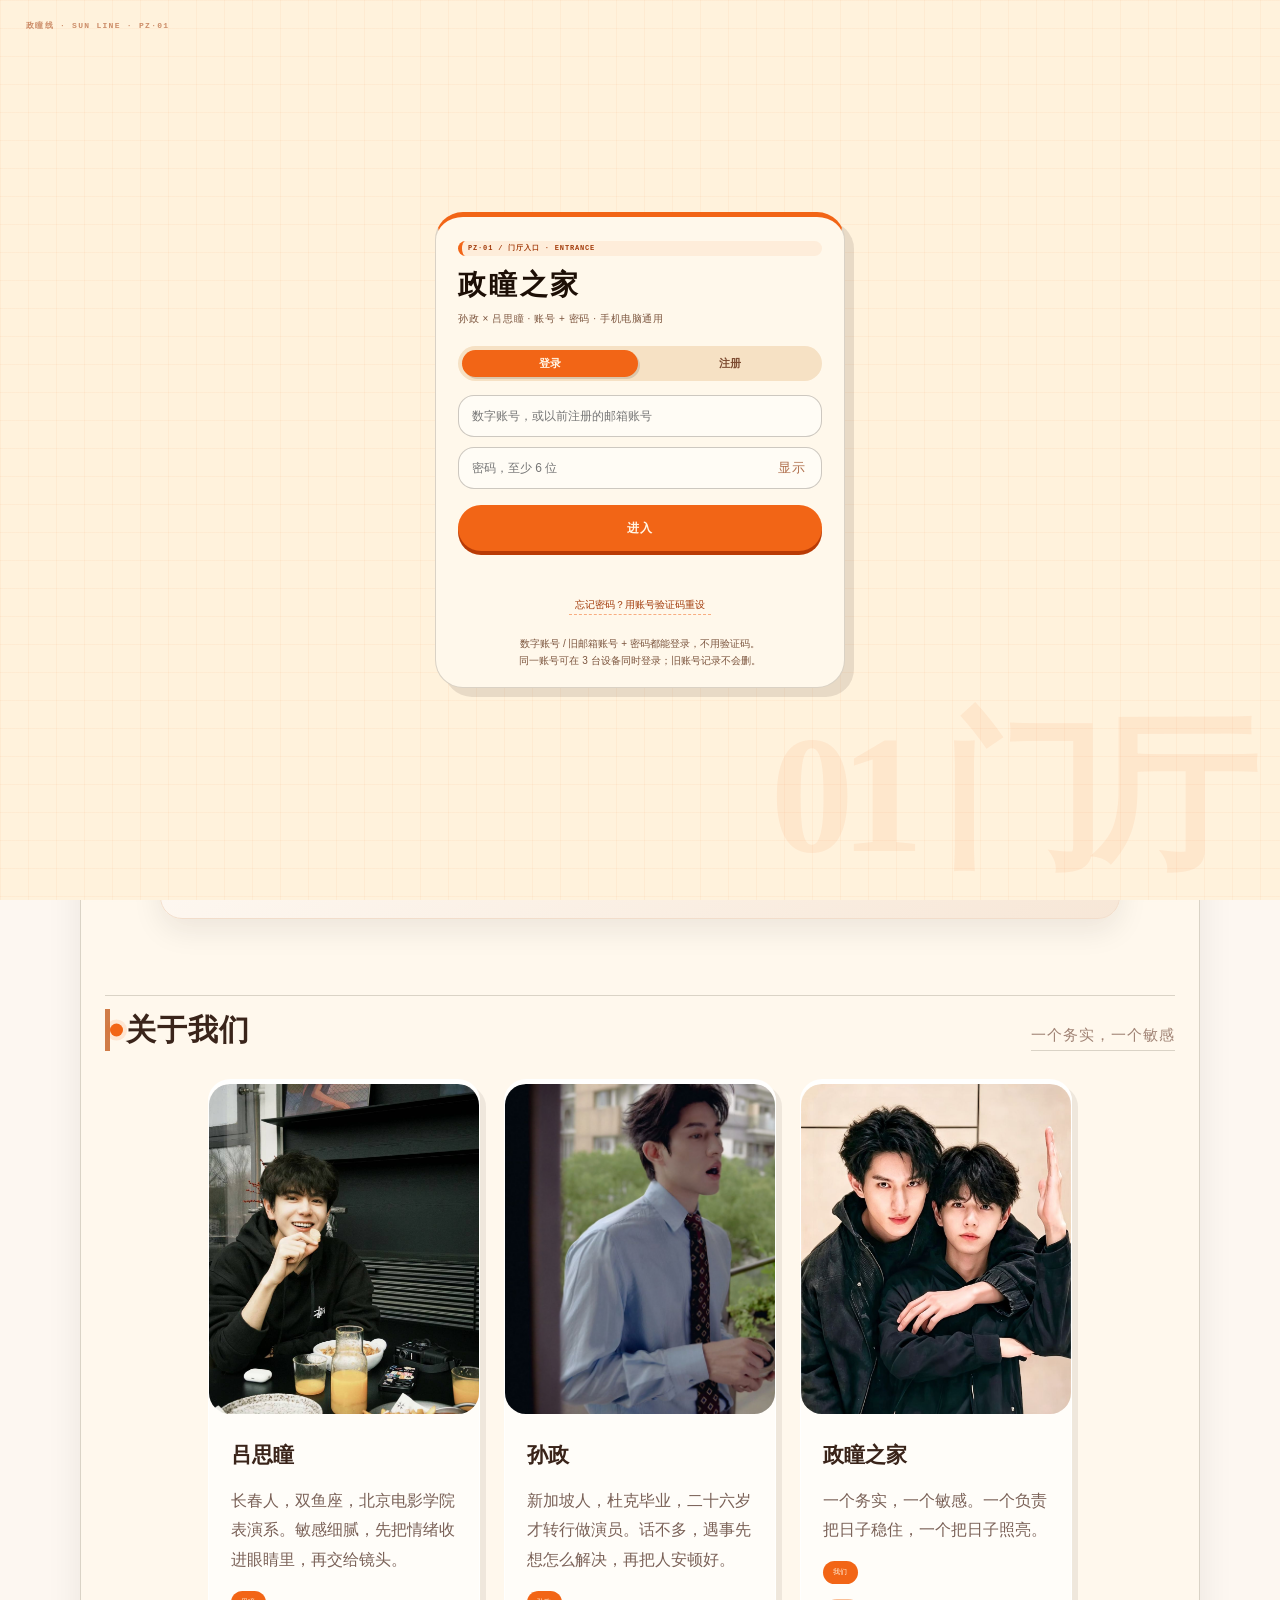
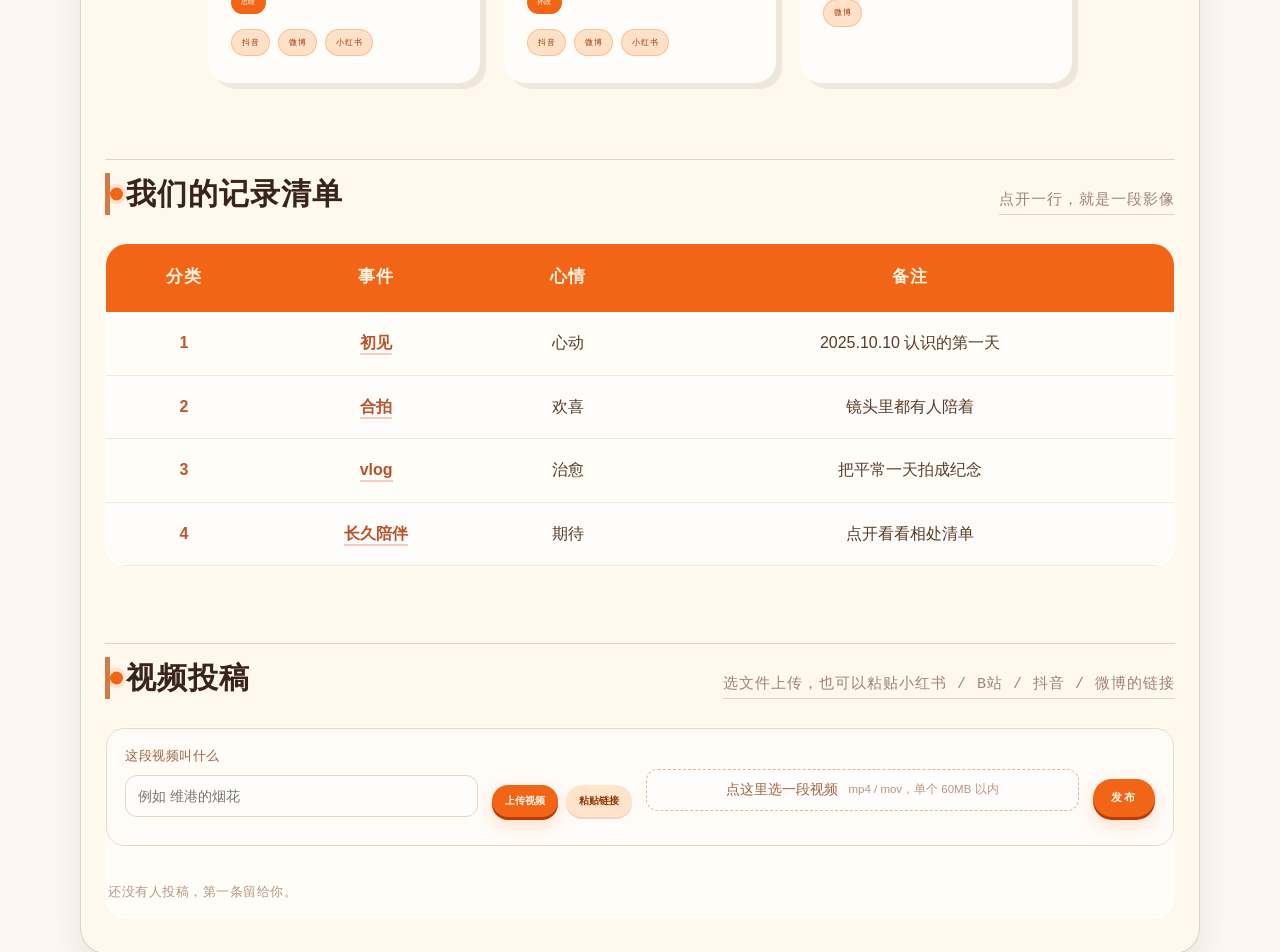
<file: index.html>
<!DOCTYPE html>
<html lang="zh-CN">
<head>
<meta charset="UTF-8">
<link rel="preconnect" href="https://yzzktnkfprpystxbhnln.supabase.co" crossorigin>
<link rel="preload" as="image" href="img/feature-banner13.jpg.jpg" fetchpriority="high">
<!-- 主题样式内联，打开页面不会再出现未上样式的一瞬 -->
<style id="pz-theme-inline">
:root{
  --pz-sun:#F26516;
  --pz-hot:#FF8A3D;
  --pz-cream:#FFF2DC;
  --pz-paper:#F9E7CB;
  --pz-ink:#1D0F06;
  --pz-muted:#7C553E;
  --pz-line:rgba(29,15,6,.16);
  --pz-mono:"SFMono-Regular",Menlo,Consolas,monospace;
  --pz-serif:"Noto Serif CJK SC","Noto Serif SC","Songti SC","STSong",Georgia,serif;
}
html{scroll-behavior:smooth;}
body{
  background-color:var(--pz-cream);
  background-image:
    linear-gradient(rgba(242,101,22,.045) 1px,transparent 1px),
    linear-gradient(90deg,rgba(242,101,22,.045) 1px,transparent 1px);
  background-size:30px 30px;
  color:var(--pz-ink);
}
::selection{background:var(--pz-sun);color:#fff8ec;}
a{color:#B6450D;}
img{image-rendering:auto;}

/* ============ 站点总导航 ============ */
.site-header{display:none!important;}
.metro-header{
  position:sticky;top:0;z-index:200;
  background:rgba(255,242,220,.95);
  backdrop-filter:blur(16px);
  -webkit-backdrop-filter:blur(16px);
  border-bottom:1px solid var(--pz-line);
  box-shadow:0 8px 24px rgba(83,43,19,.08);
}
.mh-top{
  max-width:1360px;margin:0 auto;
  padding:9px 24px 5px;
  display:flex;align-items:center;justify-content:space-between;gap:18px;
}
.mh-brand{display:flex;align-items:center;gap:9px;text-decoration:none;color:var(--pz-ink);min-width:0;}
.mh-seal{
  width:34px;height:34px;border-radius:50%;background:var(--pz-sun);color:#FFF6E5;
  display:grid;place-items:center;flex:none;
  font:700 17px/1 var(--pz-serif);
  box-shadow:0 3px 0 #B93B05,0 0 0 3px rgba(242,101,22,.12);
}
.mh-title b{display:block;font:700 16px/1.1 var(--pz-serif);letter-spacing:.02em;}
.mh-title small{display:block;font:600 6px/1.3 var(--pz-mono);letter-spacing:.2em;color:var(--pz-muted);margin-top:3px;}
.mh-status{
  display:flex;align-items:center;gap:7px;margin-left:auto;
  font:500 7px/1.3 var(--pz-mono);letter-spacing:.06em;color:var(--pz-muted);
}
.mh-status i{width:7px;height:7px;border-radius:50%;background:var(--pz-sun);box-shadow:0 0 0 3px rgba(242,101,22,.12);animation:pzPulse 1.8s ease-in-out infinite;}
.mh-status b{font-weight:700;color:var(--pz-ink);font-size:8px;}
.mh-actions{display:flex;gap:6px;flex:none;}
.mh-btn{
  height:29px;padding:0 10px;border:1px solid rgba(29,15,6,.22);
  background:rgba(255,249,239,.78);color:var(--pz-ink);
  font:600 7px/1 var(--pz-mono);letter-spacing:.08em;border-radius:2px;cursor:pointer;
  transition:.18s;
}
.mh-btn.solid{background:var(--pz-sun);border-color:var(--pz-sun);color:#FFF6E5;box-shadow:2px 2px 0 rgba(29,15,6,.14);}
.mh-btn:hover{transform:translateY(-1px);border-color:var(--pz-sun);}
.mh-btn:active{transform:translateY(0);}
.mh-line{
  position:relative;max-width:1360px;margin:0 auto;
  padding:0 24px 8px;
  display:grid;grid-template-columns:repeat(6,1fr);
}
.mh-line:before{
  content:"";position:absolute;left:calc(24px + 8.333%);right:calc(24px + 8.333%);top:20px;height:5px;
  background:var(--pz-sun);border-radius:4px;box-shadow:0 0 0 3px rgba(242,101,22,.08);
}
.mh-station{
  position:relative;z-index:2;display:flex;flex-direction:column;align-items:center;gap:3px;
  border:0;background:none;padding:0;cursor:pointer;font-family:inherit;min-width:0;
}
.mh-station .dot{
  width:20px;height:20px;border-radius:50%;border:3px solid var(--pz-sun);
  background:var(--pz-cream);color:var(--pz-sun);
  display:grid;place-items:center;font:700 6px/1 var(--pz-mono);
  transition:.18s;
}
.mh-station .name{font:600 10px/1.2 var(--pz-serif);color:var(--pz-ink);white-space:nowrap;}
.mh-station .en{font:500 5px/1 var(--pz-mono);letter-spacing:.08em;color:var(--pz-muted);white-space:nowrap;}
.mh-station.active .dot{background:var(--pz-sun);color:#FFF6E5;box-shadow:0 0 0 4px rgba(242,101,22,.14),0 0 15px rgba(242,101,22,.28);}
.mh-station.active .name{color:#A63A0A;}
.mh-station:hover .dot{transform:scale(1.08);}
.mh-station .g{
  position:absolute;top:-4px;right:calc(50% - 18px);
  font:700 5px/1 var(--pz-mono);background:#2C0D02;color:#FFD3A8;
  border-radius:2px;padding:2px 3px;letter-spacing:.04em;
}

/* ============ 首页线网板 ============ */
#home .pg-head,#menu .pg-head,#pillow .pg-head,#contact .pg-head{display:none!important;}
.line-board{
  position:relative;width:min(1120px,calc(100% - 32px));
  margin:18px auto 6px;
  background:rgba(255,248,235,.94);
  border:1px solid var(--pz-line);
  box-shadow:8px 8px 0 rgba(29,15,6,.07);
  overflow:hidden;
  z-index:1;
}
.line-board:before{
  content:"";position:absolute;inset:0;pointer-events:none;
  background-image:
    linear-gradient(rgba(242,101,22,.05) 1px,transparent 1px),
    linear-gradient(90deg,rgba(242,101,22,.05) 1px,transparent 1px);
  background-size:22px 22px;
  opacity:.7;
}
.lb-head{
  position:relative;z-index:2;
  display:flex;align-items:center;justify-content:space-between;gap:10px;
  padding:10px 15px 9px;
  border-bottom:1px solid var(--pz-line);
  background:linear-gradient(90deg,rgba(255,248,235,.96),rgba(255,232,201,.9));
}
.lb-brand{display:flex;align-items:center;gap:9px;min-width:0;}
.lb-symbol{
  width:27px;height:27px;background:var(--pz-sun);color:#FFF6E5;
  display:grid;place-items:center;font:700 10px/1 var(--pz-mono);letter-spacing:-.04em;
  border-radius:2px;box-shadow:2px 2px 0 rgba(29,15,6,.14);flex:none;
}
.lb-brand b{display:block;font:700 15px/1.1 var(--pz-serif);letter-spacing:.04em;}
.lb-brand small{display:block;font:500 5.5px/1.3 var(--pz-mono);letter-spacing:.14em;color:var(--pz-muted);margin-top:2px;}
.lb-meta{display:flex;align-items:center;gap:12px;font:500 6px/1.3 var(--pz-mono);letter-spacing:.06em;color:var(--pz-muted);white-space:nowrap;}
.lb-meta span:first-child{display:flex;align-items:center;gap:5px;color:#8B3B12;}
.lb-meta i{width:6px;height:6px;border-radius:50%;background:var(--pz-sun);box-shadow:0 0 0 3px rgba(242,101,22,.1);}
.lb-copy{position:relative;z-index:2;padding:13px 16px 4px;}
.lb-kicker{margin:0 0 5px;font:600 6.5px/1 var(--pz-mono);letter-spacing:.18em;color:var(--pz-sun);}
.lb-copy h2{margin:0;font:700 clamp(30px,4vw,42px)/1.02 var(--pz-serif);letter-spacing:-.06em;color:var(--pz-ink);}
.lb-copy h2 em{font-style:normal;color:var(--pz-sun);}
.lb-copy p{margin:5px 0 0;font:400 10px/1.5 sans-serif;color:#6E4A34;max-width:520px;}
.line-track{position:relative;z-index:2;padding:15px 12px 4px;}
.line-track .track-line{
  position:absolute;left:7.5%;right:7.5%;top:29px;height:7px;background:var(--pz-sun);
  border-radius:5px;box-shadow:0 0 0 3px rgba(242,101,22,.09);
}
.line-track .track-line:after{
  content:"";position:absolute;left:10%;right:10%;top:10px;height:1px;
  background:repeating-linear-gradient(90deg,rgba(29,15,6,.24) 0 1px,transparent 1px 10px);
}
.line-stations{position:relative;z-index:3;display:grid;grid-template-columns:repeat(6,1fr);}
.lb-station{
  display:flex;flex-direction:column;align-items:center;gap:5px;
  border:0;background:none;padding:0;cursor:pointer;font-family:inherit;min-width:0;
}
.lb-node{
  width:30px;height:30px;border-radius:50%;border:3px solid var(--pz-sun);
  background:var(--pz-cream);color:var(--pz-sun);
  display:grid;place-items:center;font:700 8px/1 var(--pz-mono);
  box-shadow:0 0 0 4px rgba(255,248,235,.95);
  transition:.2s;
}
.lb-station .lb-name{font:600 11px/1.15 var(--pz-serif);color:var(--pz-ink);white-space:nowrap;text-align:center;}
.lb-station .lb-name small{display:block;font:500 5px/1.2 var(--pz-mono);letter-spacing:.08em;color:var(--pz-muted);margin-top:2px;}
.lb-station.active .lb-node{background:var(--pz-sun);color:#FFF6E5;box-shadow:0 0 0 4px rgba(242,101,22,.14),0 0 0 8px rgba(242,101,22,.07);}
.lb-station.active .lb-name{color:#A63A0A;}
.lb-station:hover .lb-node{transform:scale(1.06);}
.train{
  position:absolute;z-index:2;top:21px;left:5%;
  width:34px;height:23px;background:#2C0D02;border-radius:4px 9px 9px 4px;
  box-shadow:0 3px 0 rgba(29,15,6,.16),0 0 0 2px var(--pz-sun);
  animation:pzTrain 25s linear infinite alternate;
}
.train:before{content:"";position:absolute;left:6px;top:4px;width:10px;height:7px;background:#FFD3A8;border-radius:2px;box-shadow:0 7px 0 #FFD3A8;}
.train:after{content:"";position:absolute;right:-4px;top:7px;width:8px;height:8px;background:var(--pz-hot);border-radius:50%;box-shadow:0 0 8px var(--pz-hot);}
.branch-bar{
  position:relative;z-index:2;display:flex;align-items:center;gap:9px;
  margin:2px 12px 0;padding:8px 4px 0;border-top:1px solid var(--pz-line);
}
.branch-title{display:flex;align-items:center;gap:5px;flex:none;font:600 6px/1 var(--pz-mono);letter-spacing:.08em;color:#7B3B18;}
.branch-title i{width:14px;height:5px;border-radius:3px;background:var(--pz-sun);}
.branch-list{display:flex;gap:4px;min-width:0;overflow-x:auto;padding-bottom:2px;scrollbar-width:none;}
.branch-list::-webkit-scrollbar{display:none;}
.branch-stop{
  flex:none;display:flex;align-items:center;gap:4px;
  border:1px solid rgba(29,15,6,.14);background:rgba(255,248,235,.6);
  padding:3px 6px;border-radius:2px;font:600 6px/1 var(--pz-mono);color:#5C3C28;cursor:pointer;
}
.branch-stop b{color:var(--pz-sun);font-weight:700;}
.branch-stop.active{background:var(--pz-sun);border-color:var(--pz-sun);color:#FFF5E3;}
.branch-stop.active b{color:#FFE1BE;}
.lb-foot{
  position:relative;z-index:2;display:flex;align-items:center;justify-content:space-between;gap:8px;
  padding:8px 15px 9px;border-top:1px dashed rgba(29,15,6,.22);
  font:500 6px/1.3 var(--pz-mono);letter-spacing:.05em;color:var(--pz-muted);
}
.lb-foot button{
  border:1px solid rgba(29,15,6,.24);background:transparent;color:var(--pz-ink);
  padding:5px 8px;border-radius:2px;font:600 6.5px/1 var(--pz-mono);letter-spacing:.06em;cursor:pointer;
}
.lb-foot button:hover{background:var(--pz-sun);border-color:var(--pz-sun);color:#FFF5E3;}
.lb-next{color:#A23B0B;font-weight:700;}

/* ============ 页面站牌 ============ */
.station-plate{
  position:absolute;top:18px;left:24px;z-index:8;
  display:flex;align-items:center;gap:9px;max-width:calc(100% - 48px);
  background:rgba(255,242,220,.94);backdrop-filter:blur(12px);
  border-left:5px solid var(--pz-sun);
  padding:7px 10px 7px 8px;
  box-shadow:0 8px 24px rgba(0,0,0,.22);
  color:var(--pz-ink);
}
.station-plate.inline{position:relative;top:auto;left:auto;display:inline-flex;margin:0 0 10px;max-width:100%;box-shadow:5px 5px 0 rgba(29,15,6,.07);}
.sp-code{font:700 27px/.9 var(--pz-mono);letter-spacing:-.07em;color:var(--pz-sun);flex:none;}
.sp-txt b{display:block;font:700 12px/1.1 var(--pz-serif);letter-spacing:.04em;}
.sp-txt small{display:block;font:500 5.5px/1.3 var(--pz-mono);letter-spacing:.1em;color:var(--pz-muted);margin-top:2px;}
.sp-next{font:500 6px/1 var(--pz-mono);letter-spacing:.04em;color:#A23B0B;border-left:1px dashed rgba(29,15,6,.22);padding-left:8px;white-space:nowrap;}

/* ============ 主视觉横幅 ============ */
.banner{height:clamp(350px,56vh,570px);border-bottom:4px solid var(--pz-sun);}
.banner-img{filter:saturate(.78) contrast(1.05) brightness(.92);}
.banner::after{
  background:
    linear-gradient(90deg,rgba(15,7,2,.84) 0%,rgba(15,7,2,.48) 48%,rgba(15,7,2,.1) 100%),
    linear-gradient(0deg,rgba(15,7,2,.78) 0%,rgba(15,7,2,.08) 58%);
}
.banner-text{padding-bottom:clamp(26px,4vh,46px);}
.banner-kicker{color:#FFB066;font:600 8px/1.4 var(--pz-mono);letter-spacing:.18em;margin-bottom:8px;}
.banner h1{font:700 clamp(34px,4.6vw,54px)/1.1 var(--pz-serif);letter-spacing:-.04em;margin-bottom:8px;}
.banner-sub{font-size:12px;letter-spacing:.04em;color:#F4D6B8;max-width:620px;line-height:1.6;}
.banner-text .container{max-width:1360px;}
@media(max-width:600px){.banner{height:clamp(280px,42vh,380px);}.station-plate{top:11px;left:14px;padding:6px 8px 6px 7px;}.sp-code{font-size:21px;}.sp-txt b{font-size:10px;}.sp-next{display:none;}.banner h1{font-size:32px;}.banner-sub{font-size:11px;}}

/* ============ 内容版式 ============ */
.container{padding-left:24px;padding-right:24px;}
.pg-head{padding:18px 16px 12px;border-bottom:1px solid var(--pz-line);background:rgba(255,248,235,.66);}
.pg-head h2{font:700 30px/1.2 var(--pz-serif);letter-spacing:.03em;color:var(--pz-ink);}
.pg-head p{color:var(--pz-muted);font-size:11px;letter-spacing:.04em;}
#theater .pg-head{max-width:none;padding:16px 24px 10px;text-align:left;background:transparent;}
#theater .pg-head h2{font-size:24px;}
.gamehall-head .gamehall-kicker{color:var(--pz-sun);font:600 7px/1.2 var(--pz-mono);letter-spacing:.16em;}

.section-head{align-items:flex-start;margin:44px 0 18px;padding-top:13px;border-top:1px solid var(--pz-line);}
.section-title{
  position:relative;font:700 25px/1.25 var(--pz-serif);letter-spacing:.01em;color:var(--pz-ink);
  padding-left:22px;border-left:0;
}
.section-title:before{
  content:"";position:absolute;left:0;top:50%;transform:translateY(-50%);
  width:13px;height:13px;border-radius:50%;background:var(--pz-sun);
  box-shadow:0 0 0 4px rgba(242,101,22,.12);
}
.section-note{font:500 6.5px/1.4 var(--pz-mono);letter-spacing:.05em;color:var(--pz-muted);border-bottom:1px solid var(--pz-line);padding-bottom:3px;}

.card{border-radius:2px;border:1px solid var(--pz-line);border-top:5px solid var(--pz-sun);background:#FFF9EF;box-shadow:6px 6px 0 rgba(29,15,6,.07);}
.card:hover{transform:translate(-2px,-2px);box-shadow:10px 10px 0 rgba(29,15,6,.1);}
.card img{height:300px;}
.card h4{font-family:var(--pz-serif);}
.card .tag{background:var(--pz-sun);color:#FFF4E3;border-radius:2px;font-family:var(--pz-mono);letter-spacing:.06em;}
.card-link{background:rgba(242,101,22,.09);color:#9B3307;border:1px solid rgba(242,101,22,.24);border-radius:2px;}

.days-counter{
  background:linear-gradient(105deg,#1D0F06,#2D1608 62%,#401C07);
  color:#FFE5C5;border-left:7px solid var(--pz-sun);border-radius:2px;
  box-shadow:8px 8px 0 rgba(29,15,6,.1);
}
.days-counter .dc-label{color:#FFAD6D;font-family:var(--pz-mono);letter-spacing:.1em;}
.days-counter .dc-num{font-family:var(--pz-mono);color:#FFF0DA;}
.days-counter .dc-unit{color:var(--pz-hot);}
.days-counter .dc-text{color:#D8AE86;}

.table-box{border:1px solid var(--pz-line);border-radius:2px;background:#FFF9EF;box-shadow:6px 6px 0 rgba(29,15,6,.06);}
.table-box th{background:var(--pz-sun);color:#FFF5E3;font-family:var(--pz-mono);letter-spacing:.08em;}
.table-box td{color:#5B3B27;}
.table-link{color:#A63A0A;border-bottom:1px dashed rgba(166,58,10,.45);}

.album-card{background:#FFF9EF;border:1px solid var(--pz-line);border-radius:2px;box-shadow:5px 5px 0 rgba(29,15,6,.06);}
.album-card .album-date{font-family:var(--pz-mono);color:var(--pz-sun);letter-spacing:.06em;}
.album-card h5{font-family:var(--pz-serif);}
.album-links a{background:rgba(242,101,22,.1);color:#9B3307;border:1px solid rgba(242,101,22,.24);border-radius:2px;}

.form-card,.info-card{background:#FFF9EF;border:1px solid var(--pz-line);border-radius:2px;box-shadow:6px 6px 0 rgba(29,15,6,.06);}
.submit-btn{background:var(--pz-sun);border-radius:2px;box-shadow:3px 3px 0 rgba(29,15,6,.12);}
.submit-btn:hover{background:#D94F09;}

/* ============ 游戏厅 G 支线 ============ */
.game-branch{
  position:relative;z-index:2;margin:0 0 14px;padding:8px 10px 7px;
  border:1px solid rgba(29,15,6,.16);border-left:5px solid var(--pz-sun);
  background:#FFF8EA;
}
.gb-head{display:flex;justify-content:space-between;gap:8px;font:600 6px/1 var(--pz-mono);letter-spacing:.08em;color:#875032;margin-bottom:5px;}
.gb-head b{color:var(--pz-sun);}
.gb-track{position:relative;display:grid;grid-template-columns:repeat(5,1fr);gap:2px;padding-top:2px;}
.gb-track:before{content:"";position:absolute;left:8%;right:8%;top:9px;height:4px;background:var(--pz-sun);opacity:.65;}
.g-stop{position:relative;z-index:2;display:flex;flex-direction:column;align-items:center;gap:2px;border:0;background:none;cursor:pointer;padding:0;min-width:0;font-family:inherit;}
.g-stop .gdot{width:15px;height:15px;border-radius:50%;border:2px solid var(--pz-sun);background:#FFF8EA;display:grid;place-items:center;font:700 4.5px/1 var(--pz-mono);color:var(--pz-sun);}
.g-stop .gname{font:600 8px/1.1 var(--pz-serif);color:var(--pz-ink);white-space:nowrap;}
.g-stop.active .gdot{background:var(--pz-sun);color:#FFF6E5;}
.g-stop.active .gname{color:#A63A0A;}
.gamehall-room{border-radius:2px;border:1px solid var(--pz-line);background:#FFF7E8;box-shadow:8px 8px 0 rgba(29,15,6,.07);}
.gamehall-room::before{border-radius:0;border-color:rgba(242,101,22,.2);}
.mini-game-card{
  border-radius:2px!important;border:1px solid var(--pz-line)!important;border-top:5px solid var(--pz-sun)!important;
  background:#FFF9EF!important;box-shadow:6px 6px 0 rgba(29,15,6,.06)!important;
  color:var(--pz-ink)!important;
}
.mini-game-card:hover{transform:translate(-2px,-2px)!important;box-shadow:10px 10px 0 rgba(29,15,6,.1)!important;}
.mini-game-card .mg-eyebrow{font-family:var(--pz-mono)!important;letter-spacing:.1em!important;color:#9B3307!important;}
.mini-game-card .mg-name{font-family:var(--pz-serif)!important;}
.mini-game-card .mg-go{color:#A63A0A!important;}
.mini-game-card:after{
  content:attr(data-code);position:absolute;right:10px;bottom:9px;
  font:700 7px/1 var(--pz-mono);color:var(--pz-sun);letter-spacing:.08em;opacity:.7;
}

/* ============ 全线图弹层 ============ */
.network-overlay{position:fixed;inset:0;z-index:320;display:flex;align-items:center;justify-content:center;padding:16px;opacity:0;visibility:hidden;pointer-events:none;transition:.25s;}
.network-overlay.show{opacity:1;visibility:visible;pointer-events:auto;}
.network-bg{position:absolute;inset:0;background:rgba(11,5,2,.72);backdrop-filter:blur(8px);}
.network-sheet{
  position:relative;width:min(840px,96vw);max-height:90vh;overflow:auto;
  background:var(--pz-cream);border:1px solid rgba(255,226,190,.5);
  box-shadow:0 30px 90px rgba(0,0,0,.5);
  padding:16px 18px 18px;
}
.network-sheet::-webkit-scrollbar{width:5px}.network-sheet::-webkit-scrollbar-thumb{background:var(--pz-sun)}
.net-head{display:flex;justify-content:space-between;align-items:flex-start;gap:12px;border-bottom:1px solid var(--pz-line);padding-bottom:10px;}
.net-head small{display:block;font:600 6px/1.3 var(--pz-mono);letter-spacing:.18em;color:var(--pz-sun);margin-bottom:4px;}
.net-head h2{margin:0;font:700 27px/1.1 var(--pz-serif);letter-spacing:-.03em;}
.net-close{width:30px;height:30px;border:1px solid var(--pz-line);background:transparent;color:var(--pz-ink);font:700 13px/1 var(--pz-mono);cursor:pointer;}
.net-close:hover{background:var(--pz-sun);border-color:var(--pz-sun);color:#FFF6E5;}
.network-body{display:grid;grid-template-columns:1.2fr .8fr;gap:18px;margin-top:13px;}
.net-label{font:600 6px/1.3 var(--pz-mono);letter-spacing:.1em;color:var(--pz-sun);margin:0 0 5px;}
.net-main{position:relative;padding-left:16px;}
.net-main:before{content:"";position:absolute;left:28px;top:20px;bottom:8px;width:5px;background:var(--pz-sun);border-radius:4px;}
.net-stop{position:relative;z-index:2;display:flex;align-items:center;gap:8px;padding:5px 0;border:0;background:none;text-align:left;cursor:pointer;font-family:inherit;}
.net-stop .ndot{width:23px;height:23px;border-radius:50%;border:3px solid var(--pz-sun);background:var(--pz-cream);color:var(--pz-sun);display:grid;place-items:center;font:700 6px/1 var(--pz-mono);flex:none;}
.net-stop b{font:600 11px/1.1 var(--pz-serif);color:var(--pz-ink);}
.net-stop small{display:block;font:500 5.5px/1 var(--pz-mono);letter-spacing:.07em;color:var(--pz-muted);margin-top:2px;}
.net-stop.active .ndot{background:var(--pz-sun);color:#FFF6E5;}
.net-stop.active b{color:#A63A0A;}
.net-branch{border-left:1px solid var(--pz-line);padding-left:15px;}
.net-branch .net-stop .ndot{border-width:2px;width:20px;height:20px;font-size:5px;}
.net-branch .branch-mark{display:inline-block;background:var(--pz-sun);color:#FFF6E5;font:700 5.5px/1 var(--pz-mono);padding:3px 4px;margin-bottom:6px;letter-spacing:.06em;}
@media(max-width:700px){
  .network-body{grid-template-columns:1fr;}
  .net-branch{border-left:0;border-top:1px dashed var(--pz-line);padding-left:0;padding-top:10px;margin-top:3px;}
  .network-sheet{padding:13px 14px 15px;}
}
@media(max-width:600px){
  .mh-top{padding:8px 13px 4px;gap:8px;}
  .mh-title b{font-size:13px;}
  .mh-title small{font-size:5px;letter-spacing:.12em;}
  .mh-status span{display:none;}
  .mh-status b{font-size:7px;}
  .mh-actions .mh-btn{padding:0 7px;font-size:6px;height:26px;}
  .mh-line{padding:0 10px 7px;}
  .mh-line:before{left:calc(10px + 8.333%);right:calc(10px + 8.333%);top:18px;height:4px;}
  .mh-station .dot{width:17px;height:17px;font-size:5px;}
  .mh-station .name{font-size:8.5px;}
  .mh-station .en{display:none;}
  .line-board{width:calc(100% - 20px);margin-top:12px;}
  .lb-copy h2{font-size:30px;}
  .lb-copy p{font-size:9px;}
  .lb-station .lb-name{font-size:9px;}
  .lb-station .lb-name small{font-size:4.5px;}
  .lb-node{width:25px;height:25px;border-width:2px;font-size:6px;}
  .line-track{padding:12px 6px 2px;}
  .line-track .track-line{top:24px;height:5px;left:7%;right:7%;}
  .train{top:17px;width:28px;height:20px;}
  .lb-foot{font-size:5.5px;padding:7px 10px;}
  .lb-foot button{font-size:5.5px;}
  .branch-title{font-size:5px;}
  .branch-stop{font-size:5px;}
  .station-plate .sp-next{display:none;}
}
@media(prefers-reduced-motion:reduce){
  .train,.mh-status i{animation:none;}
}

/* ============ 旧版元素修补 ============ */
.game-back{background:rgba(255,248,235,.8);border:1px solid var(--pz-line);border-radius:2px;color:#9B3307;}
.embed-shell{border-radius:2px;border:1px solid var(--pz-line);box-shadow:6px 6px 0 rgba(29,15,6,.06);}
#contact .letter-entry{border-radius:2px;background:linear-gradient(145deg,#2B1308,#4A210B);box-shadow:7px 7px 0 rgba(29,15,6,.1);}

/* ============ 覆盖站点原“相片扉页”主题的局部规则 ============ */
#home,#menu,#pillow,#contact,#theater,#archive,#riddle,#parkour,#game,#blessing,#mine{
  background:transparent!important;
}
#home .banner,#menu .banner,#pillow .banner,#contact .banner{
  display:block!important;position:relative!important;
  max-width:min(1120px,calc(100% - 32px))!important;
  margin:18px auto 0!important;
  height:clamp(340px,54vh,540px)!important;
  border-radius:2px!important;
  background:#2B1308!important;
  box-shadow:8px 8px 0 rgba(29,15,6,.08)!important;
}
#home .banner-img,#menu .banner-img,#pillow .banner-img,#contact .banner-img{
  width:100%!important;height:100%!important;object-fit:cover!important;object-position:center 42%!important;
  filter:saturate(.78) contrast(1.05) brightness(.92)!important;
}
#home .banner::after,#menu .banner::after,#pillow .banner::after,#contact .banner::after{
  background:linear-gradient(90deg,rgba(15,7,2,.84) 0%,rgba(15,7,2,.46) 50%,rgba(15,7,2,.1) 100%),linear-gradient(0deg,rgba(15,7,2,.78) 0%,rgba(15,7,2,.08) 58%)!important;
}
#home .banner-text,#menu .banner-text,#pillow .banner-text,#contact .banner-text{
  display:block!important;position:absolute!important;inset:0!important;z-index:2!important;
  padding:0!important;background:none!important;
}
#home .banner-text .container,#menu .banner-text .container,#pillow .banner-text .container,#contact .banner-text .container{
  height:100%;display:flex;flex-direction:column;justify-content:flex-end;
  padding-bottom:clamp(24px,4vh,44px);
}
#home > .container,#menu > .container,#pillow > .container,#contact > .container{
  max-width:1120px!important;box-sizing:border-box!important;
  margin:24px auto 0!important;padding:26px 24px 34px!important;
  background:rgba(255,248,235,.74)!important;
  border:1px solid var(--pz-line)!important;border-radius:2px!important;
  box-shadow:8px 8px 0 rgba(29,15,6,.06)!important;
  backdrop-filter:blur(4px)!important;
}
#home .card,#menu .card,#home .card-wrap .card,#menu .card-wrap .card{
  background:#FFF9EF!important;border:1px solid var(--pz-line)!important;
  border-top:5px solid var(--pz-sun)!important;border-radius:2px!important;
  box-shadow:6px 6px 0 rgba(29,15,6,.07)!important;
}
#home .table-box,#home .clip-box,#menu .card-wrap,#contact .feedback-wrap,#pillow .room{
  background:transparent!important;border:0!important;box-shadow:none!important;border-radius:0!important;
}
#contact .form-card,#contact .info-card,#pillow .post{
  background:#FFF9EF!important;border:1px solid var(--pz-line)!important;border-radius:2px!important;
  box-shadow:5px 5px 0 rgba(29,15,6,.06)!important;
}
#home .pg-head,#menu .pg-head,#pillow .pg-head,#contact .pg-head{display:none!important;}
@media(max-width:600px){
  #home .banner,#menu .banner,#pillow .banner,#contact .banner{
    max-width:calc(100% - 20px)!important;height:clamp(280px,42vh,360px)!important;margin-top:12px!important;
  }
  #home > .container,#menu > .container,#pillow > .container,#contact > .container{
    margin:16px 10px 0!important;padding:18px 14px 26px!important;border-radius:2px!important;
  }
  #home .banner-text .container,#menu .banner-text .container,#pillow .banner-text .container,#contact .banner-text .container{padding-bottom:18px;}
}

/* 让带 hash 首次进入时，页面从站点顶部开始，而不是被浏览器滚到页面锚点 */
#home,#menu,#pillow,#theater,#mine,#contact,#blessing,#archive,#riddle,#parkour,#game{
  scroll-margin-top:120px;
}
@media(max-width:600px){#home,#menu,#pillow,#theater,#mine,#contact,#blessing,#archive,#riddle,#parkour,#game{scroll-margin-top:100px;}}

/* ============ 登录门：站厅入口 ============ */
#authGate{
  background-color:var(--pz-cream)!important;
  background-image:
    linear-gradient(rgba(242,101,22,.05) 1px,transparent 1px),
    linear-gradient(90deg,rgba(242,101,22,.05) 1px,transparent 1px)!important;
  background-size:28px 28px!important;
}
#authGate .ag-card{
  max-width:410px!important;background:#FFF8EB!important;
  border:1px solid var(--pz-line)!important;border-top:5px solid var(--pz-sun)!important;
  border-radius:2px!important;box-shadow:9px 9px 0 rgba(29,15,6,.1)!important;
  padding:24px 22px 18px!important;
}
#authGate .ag-card:before{
  content:"PZ·01 / 门厅入口 · ENTRANCE";
  display:block;margin:0 0 12px;padding:4px 6px;
  font:600 7px/1 var(--pz-mono);letter-spacing:.12em;color:#A23B0B;
  border-left:4px solid var(--pz-sun);background:rgba(242,101,22,.08);
}
#authGate .ag-brand{font:700 28px/1.2 var(--pz-serif)!important;letter-spacing:.1em!important;color:var(--pz-ink)!important;text-align:left!important;}
#authGate .ag-sub{text-align:left!important;color:var(--pz-muted)!important;font-size:10px!important;letter-spacing:.06em!important;margin:7px 0 18px!important;}
#authGate .ag-tabs{background:#F6E1C4!important;border-radius:2px!important;padding:4px!important;gap:4px!important;margin-bottom:14px!important;}
#authGate .ag-tabs button{border-radius:2px!important;padding:8px 0!important;font:600 11px/1 var(--pz-serif)!important;color:#7D4B31!important;}
#authGate .ag-tabs button.on{background:var(--pz-sun)!important;color:#FFF6E5!important;box-shadow:2px 2px 0 rgba(29,15,6,.12)!important;}
#authGate .ag-field{
  height:42px!important;border:1px solid rgba(29,15,6,.22)!important;border-radius:2px!important;
  background:#FFFCF5!important;color:var(--pz-ink)!important;font-size:12px!important;
}
#authGate .ag-field:focus{border-color:var(--pz-sun)!important;background:#fff!important;box-shadow:0 0 0 3px rgba(242,101,22,.1)!important;}
#authGate .ag-mini{border-radius:2px!important;background:#F8E3C6!important;border-color:rgba(29,15,6,.18)!important;color:#A23B0B!important;font-family:var(--pz-mono)!important;letter-spacing:.04em!important;}
#authGate .ag-btn{border-radius:2px!important;background:var(--pz-sun)!important;color:#FFF6E5!important;font:600 12px/1 var(--pz-serif)!important;letter-spacing:.1em!important;box-shadow:3px 3px 0 rgba(29,15,6,.14)!important;}
#authGate .ag-btn:hover{background:#D94F09!important;}
#authGate .ag-tip,#authGate .ag-msg,#authGate .ag-foot{color:var(--pz-muted)!important;font-size:10px!important;}
#authGate .ag-forgot button{color:#A23B0B!important;font-size:10px!important;}

/* ============ 微调可读性 ============ */
.lb-kicker{font-size:7.5px;}
.lb-meta{font-size:7px;}
.lb-brand small{font-size:6.5px;}
.lb-copy p{font-size:11px;}
.lb-foot{font-size:7.5px;letter-spacing:.03em;}
.lb-foot button{font-size:7.5px;padding:6px 9px;}
.branch-title{font-size:7px;}
.branch-stop{font-size:7px;padding:3px 7px;}
.lb-station .lb-name{font-size:12px;}
.lb-station .lb-name small{font-size:5.5px;}
.section-note{font-size:8px;}
.sp-txt small{font-size:6.5px;}
.mh-status{font-size:7.5px;}
.mh-status b{font-size:8.5px;}
.mh-btn{font-size:7.5px;}
.mh-station .name{font-size:10.5px;}
.banner-dl{
  border-radius:2px!important;background:rgba(20,8,3,.66)!important;
  border:1px solid rgba(255,242,220,.3)!important;color:#FFD9B2!important;
  font:600 7.5px/1 var(--pz-mono)!important;letter-spacing:.08em!important;
  padding:7px 9px!important;box-shadow:2px 2px 0 rgba(0,0,0,.16)!important;
}
@media(max-width:600px){
  .lb-kicker{font-size:7px;}
  .lb-meta{font-size:6px;}
  .lb-foot{font-size:6.5px;}
  .lb-foot button{font-size:6px;padding:5px 7px;}
  .branch-title{font-size:5.5px;}
  .branch-stop{font-size:5.5px;padding:2px 5px;}
  .lb-station .lb-name{font-size:10px;}
  .lb-station .lb-name small{display:none;}
  .section-note{font-size:7px;}
  .mh-status b{font-size:7.5px;}
}

/* 登录页背景的线网水印 */
#authGate:before{
  content:"政瞳线 · SUN LINE · PZ·01";position:absolute;left:26px;top:22px;
  font:600 8px/1 var(--pz-mono);letter-spacing:.16em;color:rgba(162,59,11,.55);
}
#authGate:after{
  content:"01 门厅";position:absolute;right:36px;bottom:22px;
  font:700 clamp(80px,13vw,190px)/1 var(--pz-serif);letter-spacing:-.08em;
  color:rgba(242,101,22,.08);pointer-events:none;
}
#authGate .ag-card{position:relative;z-index:2;}
@media(max-width:700px){#authGate:after{font-size:88px;right:12px;bottom:10px;}#authGate:before{left:14px;top:12px;font-size:6px;}}

/* ============ 到站播报 ============ */
.pz-toast{
  position:fixed;left:50%;bottom:26px;transform:translate(-50%,18px);
  z-index:350;display:flex;align-items:center;gap:10px;
  padding:9px 14px 9px 10px;background:#1D0F06;color:#FFE9CF;
  border-left:5px solid var(--pz-sun);
  box-shadow:0 14px 34px rgba(0,0,0,.28);opacity:0;pointer-events:none;
  transition:opacity .22s,transform .22s;
  max-width:calc(100% - 24px);
}
.pz-toast.show{opacity:1;transform:translate(-50%,0);}
.pz-toast .pt-code{font:700 18px/1 var(--pz-mono);color:#FF9A4B;letter-spacing:-.04em;}
.pz-toast .pt-main{font:600 10px/1.3 var(--pz-serif);letter-spacing:.04em;}
.pz-toast .pt-main small{display:block;font:500 6px/1.3 var(--pz-mono);letter-spacing:.1em;color:#D8AE86;margin-top:2px;}
.pz-toast .pt-ding{font:600 6px/1 var(--pz-mono);letter-spacing:.12em;color:#FFD3A8;border-left:1px dashed rgba(255,233,207,.28);padding-left:9px;}
@media(max-width:600px){.pz-toast{bottom:16px;padding:8px 10px 8px 8px;}.pz-toast .pt-code{font-size:15px;}.pz-toast .pt-main{font-size:9px;}.pz-toast .pt-ding{display:none;}}

/* ============ 2026-11-25 圆角与按钮加强 ============ */
:root{
  --pz-r-xl:26px;
  --pz-r-lg:22px;
  --pz-r-md:16px;
  --pz-r-sm:12px;
  --pz-pill:999px;
}

/* 大块面：全部改成柔和圆角 */
.line-board{border-radius:var(--pz-r-xl)!important;}
.lb-symbol{border-radius:10px!important;}
.station-plate{border-radius:14px!important;border-left:0!important;border-top:4px solid var(--pz-sun)!important;padding:7px 12px 7px 9px!important;}
#home .banner,#menu .banner,#pillow .banner,#contact .banner{border-radius:var(--pz-r-xl)!important;}
#home > .container,#menu > .container,#pillow > .container,#contact > .container{border-radius:var(--pz-r-xl)!important;}
#home .card,#menu .card,#home .card-wrap .card,#menu .card-wrap .card{border-radius:var(--pz-r-lg)!important;overflow:hidden!important;}
.card{border-radius:var(--pz-r-lg)!important;overflow:hidden!important;}
.card img{border-radius:calc(var(--pz-r-lg) - 1px)!important;}
.days-counter{border-radius:var(--pz-r-lg)!important;overflow:hidden!important;}
.table-box{border-radius:var(--pz-r-md)!important;overflow:hidden!important;}
.album-card{border-radius:var(--pz-r-md)!important;overflow:hidden!important;}
.form-card,.info-card{border-radius:var(--pz-r-lg)!important;overflow:hidden!important;}
.game-branch{border-radius:var(--pz-r-md)!important;border-left:1px solid var(--pz-line)!important;border-top:4px solid var(--pz-sun)!important;overflow:hidden!important;}
.gamehall-room{border-radius:var(--pz-r-xl)!important;overflow:hidden!important;}
.gamehall-room::before{border-radius:18px!important;}
.mini-game-card{border-radius:var(--pz-r-lg)!important;overflow:hidden!important;}
.embed-shell{border-radius:var(--pz-r-lg)!important;overflow:hidden!important;}
.letter-entry{border-radius:var(--pz-r-lg)!important;overflow:hidden!important;}
.network-sheet{border-radius:var(--pz-r-xl)!important;overflow:auto!important;}
.net-close{border-radius:50%!important;}
.pz-toast{border-radius:16px!important;}
.xp-card,.xp-cover,.xp-cover-img{border-radius:var(--pz-r-lg)!important;}
.xp-sheet{border-radius:var(--pz-r-lg)!important;}

/* 小按钮：太阳橘、胶囊形、明显一点 */
.mh-btn,
.lb-foot button,
.banner-dl,
.submit-btn,
.sbtn,
.xp-edit,
.xp-share,
.clip-tab,
.photo-viewer-dl,
.memory-restart,
.me-btn,
.up-follow,
.up-dm,
#dmSend,
.send,
.ag-btn,
.ag-mini,
.game-back{
  border-radius:var(--pz-pill)!important;
  border:0!important;
  background:var(--pz-sun)!important;
  color:#FFF8EC!important;
  font-weight:700!important;
  box-shadow:0 3px 0 #B93B05, 0 7px 16px rgba(242,101,22,.20)!important;
  cursor:pointer!important;
  transition:transform .16s ease,background .16s ease,box-shadow .16s ease!important;
}
.mh-btn{height:30px!important;padding:0 12px!important;font-size:8px!important;letter-spacing:.06em!important;}
.mh-btn:hover,
.lb-foot button:hover,
.banner-dl:hover,
.submit-btn:hover,
.sbtn:hover,
.xp-edit:hover,
.xp-share:hover,
.clip-tab:hover,
.photo-viewer-dl:hover,
.memory-restart:hover,
.me-btn:hover,
.up-follow:hover,
.up-dm:hover,
#dmSend:hover,
.send:hover,
.ag-btn:hover,
.ag-mini:hover,
.game-back:hover{
  background:#D94F09!important;transform:translateY(-1px)!important;
  box-shadow:0 4px 0 #A93404, 0 9px 20px rgba(242,101,22,.24)!important;
}
.lb-foot button{height:32px!important;padding:0 12px!important;font-size:8px!important;}
.banner-dl{height:32px!important;padding:0 12px!important;font-size:8px!important;}
.submit-btn{height:38px!important;padding:0 18px!important;font-size:11px!important;}
.sbtn{height:36px!important;padding:0 16px!important;font-size:11px!important;}
.xp-edit{height:32px!important;padding:0 14px!important;font-size:10px!important;}
.xp-share{height:32px!important;padding:0 14px!important;font-size:10px!important;}
.clip-tab{height:32px!important;padding:0 13px!important;font-size:10px!important;}
.clip-tab:not(.on){background:#FFE3CB!important;color:#943306!important;box-shadow:0 2px 0 rgba(185,59,5,.2)!important;}
.photo-viewer-dl{height:32px!important;padding:0 14px!important;font-size:10px!important;}
.memory-restart{height:32px!important;padding:0 14px!important;font-size:10px!important;}
.me-btn{height:34px!important;padding:0 16px!important;font-size:10px!important;}
.up-follow,.up-dm,#dmSend{height:32px!important;padding:0 12px!important;font-size:10px!important;}
.send{height:36px!important;padding:0 16px!important;font-size:10px!important;}
.ag-btn{height:44px!important;font-size:12px!important;}
.ag-mini{height:42px!important;padding:0 12px!important;font-size:9px!important;}
.game-back{height:34px!important;padding:0 14px!important;font-size:10px!important;display:inline-flex!important;align-items:center!important;}

/* 次要按钮：保留橙色，但更轻，仍然圆 */
.sbtn.ghost,
.up-dm,
.game-back,
.ag-mini{
  background:#FFE4CC!important;color:#9B3307!important;
  border:1px solid rgba(242,101,22,.32)!important;
  box-shadow:0 2px 0 rgba(185,59,5,.14)!important;
}
.sbtn.ghost:hover,
.up-dm:hover,
.game-back:hover,
.ag-mini:hover{background:#FFD4B2!important;color:#7E2604!important;}

/* 卡片里的标签、链接按钮也统一成小胶囊 */
#home .card .tag,
.card .tag,
#home .card-link,
.card-link,
.album-links a,
.album-links a.link,
.branch-stop{
  border-radius:var(--pz-pill)!important;
}
#home .card .tag,
.card .tag{background:var(--pz-sun)!important;color:#FFF6E5!important;padding:5px 10px!important;font-size:7px!important;letter-spacing:.05em!important;}
#home .card-link,
.card-link{background:#FFE1C7!important;color:#9B3307!important;border:1px solid rgba(242,101,22,.28)!important;padding:5px 10px!important;font-size:8px!important;}
.album-links a{background:#FFE1C7!important;color:#9B3307!important;border:1px solid rgba(242,101,22,.28)!important;padding:4px 9px!important;font-size:8px!important;}
.branch-stop{border-radius:var(--pz-pill)!important;padding:4px 9px!important;}
.branch-stop.active{background:var(--pz-sun)!important;border-color:var(--pz-sun)!important;color:#FFF6E5!important;}

/* 输入框与筛选框 */
input:not([type="checkbox"]):not([type="radio"]),
textarea,
select{
  border-radius:12px!important;
}

/* 站牌内部的小细节 */
.station-plate .sp-code{font-size:25px!important;}
.sp-next{border-left:0!important;padding-left:8px!important;}
.lb-foot{border-top-style:dashed!important;}

/* 小屏幕的按钮尺寸 */
@media(max-width:600px){
  .mh-btn{height:28px!important;padding:0 9px!important;font-size:7px!important;}
  .lb-foot button{height:28px!important;padding:0 10px!important;font-size:6.5px!important;}
  .banner-dl{height:28px!important;padding:0 9px!important;font-size:7px!important;}
  .submit-btn{height:36px!important;}
  .sbtn{height:34px!important;padding:0 12px!important;}
  .xp-edit,.xp-share{height:30px!important;padding:0 11px!important;font-size:9px!important;}
  .station-plate{border-radius:12px!important;}
}

/* ============ 圆角收尾：去掉硬朗直角与硬边投影 ============ */
#mine .xp{background:transparent!important;}
#mine .xp-card-item{border-radius:14px!important;overflow:hidden!important;}
#mine .xp-tabs{border-radius:999px!important;}
#mine .xp-tabs button{border-radius:999px!important;}
#mine .xp-cover-btn,.xp-cover-btn{
  border-radius:999px!important;background:var(--pz-sun)!important;color:#FFF7EC!important;
  border:0!important;height:32px!important;padding:0 13px!important;font-size:9px!important;
  box-shadow:0 3px 0 #B93B05!important;
}
#mine .edit-drawer{border-radius:24px 0 0 24px!important;}
#mine .edit-x{border-radius:50%!important;}
#mine .edit-head{background:transparent!important;}
#pillow .post{border-radius:18px!important;overflow:hidden!important;}
#pillow .room-search{border-radius:999px!important;}
#pillow .gate,#pillow .gate-card{border-radius:18px!important;overflow:hidden!important;}
.memory-room{border-radius:24px!important;overflow:hidden!important;}
.memory-card,.memory-inner{border-radius:16px!important;overflow:visible!important;}
.memory-front,.memory-back{border-radius:16px!important;overflow:hidden!important;-webkit-backface-visibility:hidden!important;backface-visibility:hidden!important;}
#authGate .ag-card{border-radius:24px!important;}
#authGate .ag-card:before{border-radius:10px!important;}
#authGate .ag-tabs{border-radius:999px!important;}
#authGate .ag-tabs button{border-radius:999px!important;}
#authGate .ag-field{border-radius:12px!important;}

/* 卡片里的“进入”也做成明显的橙色小胶囊 */
.mini-game-card .mg-go{
  display:inline-flex!important;align-items:center!important;justify-content:center!important;
  min-height:30px!important;padding:0 12px!important;margin-top:12px!important;
  background:var(--pz-sun)!important;color:#FFF7EC!important;border-radius:999px!important;
  font-size:9px!important;font-weight:700!important;letter-spacing:.05em!important;
  box-shadow:0 3px 0 #B93B05!important;
}
.mini-game-card:hover .mg-go{background:#D94F09!important;}

/* 柔和投影，替代原来的硬边错位阴影 */
.line-board{box-shadow:0 18px 40px rgba(29,15,6,.10)!important;}
#home .banner,#menu .banner,#pillow .banner,#contact .banner{
  box-shadow:0 18px 40px rgba(29,15,6,.12)!important;
}
#home > .container,#menu > .container,#pillow > .container,#contact > .container{
  box-shadow:0 16px 36px rgba(29,15,6,.08)!important;
}
#home .card,#menu .card,.card,.album-card,.form-card,.info-card,.table-box,.days-counter{
  box-shadow:0 12px 30px rgba(29,15,6,.08)!important;
}
.gamehall-room{box-shadow:0 18px 42px rgba(29,15,6,.09)!important;}
.mini-game-card{box-shadow:0 10px 26px rgba(29,15,6,.07)!important;}
.station-plate{box-shadow:0 10px 26px rgba(0,0,0,.18)!important;}
.network-sheet{box-shadow:0 26px 80px rgba(0,0,0,.4)!important;}

/* 弱化“顶部硬边”，改成更柔的圆角上沿 */
#home .card,#menu .card,.card,.mini-game-card{
  border-top-width:3px!important;
}
.station-plate{border-top-width:3px!important;}

/* 首页顶部只保留两枚站点小字，不做卡片 */
.home-meta{
  width:calc(100% - 48px);max-width:1104px;margin:18px auto 10px;padding:0 2px;
  display:flex;align-items:center;justify-content:space-between;gap:18px;
  font-family:'Courier New',monospace;font-size:9px;line-height:1.4;letter-spacing:.14em;
  color:#8A6B58;
}
.home-meta span{white-space:nowrap;}
.home-meta .hm-next{color:var(--pz-sun);font-weight:700;}
@media(max-width:700px){
  .home-meta{width:auto;margin:14px 18px 8px;padding:0;font-size:8px;letter-spacing:.09em;gap:10px;}
}

/* 我的页不显示“下一站” */
#mine .xp-page-head .sp-next{display:none!important;}

/* 登录页：验证码直接显示在设置密码下方 */
#authGate .ag-code-line{
  margin:-2px 0 10px;padding-left:2px;
  font-family:'Courier New',monospace;font-size:10.5px;line-height:1.5;
  letter-spacing:.06em;color:#A77051;
}
#authGate .ag-code-line b{
  color:var(--pz-sun);font-size:13px;letter-spacing:.16em;margin-left:3px;
}
#authGate .ag-tip{min-height:0;}

/* 登录页彻底圆角：卡片、输入框、按钮都收圆 */
#authGate .ag-card{border-radius:28px!important;overflow:hidden!important;}
#authGate .ag-card:before{border-radius:12px!important;}
#authGate .ag-field{border-radius:16px!important;}
#authGate .ag-pass .ag-field{border-radius:16px!important;padding-right:64px!important;}
#authGate .ag-btn{border-radius:999px!important;height:46px!important;box-shadow:0 4px 0 #B93B05!important;}
#authGate .ag-tabs,#authGate .ag-tabs button{border-radius:999px!important;}
#authGate .ag-forgot button{text-decoration:none!important;border-bottom:1px dashed rgba(242,101,22,.5)!important;padding-bottom:2px!important;}

/* 社区长图：完整显示，不再裁成横图；缩略图先加载，点开看原图 */
#pillow .post-media img{
  width:auto!important;
  max-width:100%!important;
  height:auto!important;
  max-height:none!important;
  object-fit:contain!important;
  margin:0 auto!important;
  display:block!important;
  border-radius:14px!important;
  background:#F6E3D4!important;
}
#pillow .post-media video{
  width:100%!important;
  height:auto!important;
  max-height:70vh!important;
  object-fit:contain!important;
  border-radius:14px!important;
  background:#1b120c!important;
  display:block!important;
}

/* 社区图片加载失败时给一个明确入口 */
#pillow .post-media .media-fail{
  display:block;padding:18px 16px;border:1px dashed #E6C6AF;border-radius:12px;
  background:#FFF8F0;color:#A23B0B;font-size:13px;line-height:1.6;text-align:center;text-decoration:none;
}

/* 翻牌倒计时：放到牌面上方，改成一眼能看见的太阳橘 */
.memory-tip{
  width:fit-content;max-width:100%;margin:0 auto 18px;padding:12px 22px;
  background:#F26516!important;border:2px solid #B93B05!important;border-radius:999px!important;
  color:#FFF7EE!important;font:700 16px/1.35 var(--pz-serif)!important;
  letter-spacing:.06em;text-align:center;
  box-shadow:0 6px 0 #B93B05,0 10px 24px rgba(242,101,22,.26);
}
.memory-tip.show{display:flex!important;align-items:center;justify-content:center;gap:10px;flex-wrap:wrap;}
.memory-tip .mt-label{color:#FFF2DC!important;font-size:16px;}
.memory-tip .mt-unit{color:#FFF7EE!important;font-size:17px;font-weight:800;}
.memory-tip .mt-note{color:#FFE4C8!important;font-size:12.5px;font-weight:600;letter-spacing:.02em;}
#memoryCount{
  display:inline-flex;align-items:center;justify-content:center;
  min-width:44px;height:44px;padding:0 10px;
  background:#FFF2DC!important;color:#B93B05!important;border:2px solid #FFF7EE;
  border-radius:999px;font:800 27px/1 var(--pz-mono)!important;
  box-shadow:inset 0 -3px 0 rgba(185,59,5,.12),0 3px 0 #8F2C03;
  animation:pzTimerPulse 1s ease-in-out infinite;
}
@keyframes pzTimerPulse{0%,100%{transform:scale(1);}50%{transform:scale(1.07);}}
@media (prefers-reduced-motion:reduce){#memoryCount{animation:none;}}


/* 主页「相识计时器」：文字加深成太阳橘，避免太浅看不清 */
.days-counter .dc-label{
  display:inline-block!important;margin-bottom:4px!important;padding:5px 14px!important;
  background:#FFF2DC!important;border:1px solid #F2B083!important;
  border-radius:999px!important;color:#B93B05!important;
  font:800 13.5px/1.35 var(--pz-mono)!important;letter-spacing:.11em!important;
  box-shadow:0 2px 0 rgba(185,59,5,.10);
}
.days-counter .dc-num{color:#B93B05!important;text-shadow:none!important;}
.days-counter .dc-unit{color:#C2410C!important;font-weight:800!important;}
.days-counter .dc-text{
  color:#8A3A12!important;font-weight:600!important;font-size:14px!important;
  border-top:1px solid #E8C4A8!important;padding-top:11px!important;margin-top:13px!important;
}
/* 主页顶栏时钟也加深一点，别再是小小的浅字 */
.mh-status b{
  font:800 11px/1 var(--pz-mono)!important;color:#B93B05!important;
  background:#FFF2DC!important;border:1px solid #F2B083!important;border-radius:999px!important;
  padding:4px 8px!important;letter-spacing:.04em!important;
  box-shadow:0 2px 0 rgba(185,59,5,.10);
}
@media(max-width:600px){
  .days-counter .dc-label{font-size:12.5px!important;padding:4px 10px!important;}
  .days-counter .dc-text{font-size:13px!important;}
  .mh-status b{font-size:10px!important;padding:3px 6px!important;}
}


/* 所有游戏页：固定在左下角的回游戏厅按钮，滚到哪都在 */
.pz-quick-back{
  position:fixed!important;left:max(16px,env(safe-area-inset-left))!important;
  bottom:max(16px,env(safe-area-inset-bottom))!important;z-index:70!important;
  display:none;align-items:center;gap:7px;height:44px;padding:0 18px!important;
  background:#F26516!important;color:#FFF7EE!important;border:0!important;border-radius:999px!important;
  font:800 13px/1 var(--pz-serif)!important;letter-spacing:.08em!important;text-decoration:none!important;
  box-shadow:0 4px 0 #B93B05,0 10px 24px rgba(185,59,5,.24)!important;
  transition:transform .16s ease,background .16s ease!important;
}
.pz-quick-back.show{display:inline-flex!important;}
.pz-quick-back:hover{background:#D94F09!important;color:#FFF7EE!important;transform:translateY(-1px);}
.pz-quick-back:active{transform:translateY(2px);box-shadow:0 2px 0 #B93B05!important;}
@media(max-width:600px){
  .pz-quick-back{left:max(12px,env(safe-area-inset-left))!important;bottom:max(12px,env(safe-area-inset-bottom))!important;height:42px;padding:0 15px!important;font-size:12px!important;}
}

</style>
<script>
(function(){
  var LOCALBASE='data/';
  var DATA='data/';
  var LS='aylio_gh:';
  var nativeFetch=window.fetch.bind(window);
  window.fetch=function(input,init){
    init=init||{};
    var url=(typeof input==='string')?input:((input&&input.url)||'');
    if(url.indexOf(LOCALBASE)===0){
      var path=url.slice(LOCALBASE.length);
      if(String(init.method||'GET').toUpperCase()==='PUT'){
        try{ localStorage.setItem(LS+path, typeof init.body==='string'?init.body:''); }catch(e){}
        return Promise.resolve(new Response('{}',{status:200,headers:{'Content-Type':'application/json'}}));
      }
      var local=null;
      try{ local=localStorage.getItem(LS+path); }catch(e){}
      if(local) return Promise.resolve(new Response(local,{status:200,headers:{'Content-Type':'application/json'}}));
      return nativeFetch(DATA+path,{cache:'no-store'});
    }
    return nativeFetch(input,init);
  };
})();
</script>

<meta name="viewport" content="width=device-width, initial-scale=1.0">
<meta name="description" content="政瞳之家：孙政 × 吕思瞳的影像与日常。合拍、vlog、家庭会议、日常记录。">
<meta property="og:type" content="website">
<meta property="og:site_name" content="政瞳之家">
<meta property="og:title" content="政瞳之家 · 孙政 × 吕思瞳">
<meta property="og:description" content="把日子过成可以回看的样子：合拍、vlog、家庭会议与日常记录。">
<meta property="og:image" content="https://kunkunmao8.github.io/aylio/img/feature-banner13.jpg.jpg">
<meta property="og:url" content="https://kunkunmao8.github.io/aylio/">
<meta name="twitter:card" content="summary_large_image">
<title>政瞳之家 · 孙政与吕思瞳</title>
<style>
*{box-sizing:border-box;}
img{max-width:100%;}
body{
	margin:0;
	background:#FDF3EA;
	color:#432A20;
	font-family:"Microsoft YaHei","PingFang SC","Hiragino Sans GB",sans-serif;
	font-size:17px;
	line-height:1.9;
	-webkit-font-smoothing:antialiased;
}
.container{
	width:100%;
	max-width:1360px;
	margin:0 auto;
	padding:0 28px;
}
.site-header{
	background:#ffffff;
	border-bottom:1px solid #F7E9DC;
	position:sticky;
	top:0;
	z-index:100;
}
.header-inner{
	display:flex;
	align-items:center;
	justify-content:space-between;
	height:82px;
}
.logo{
	font-size:26px;
	font-weight:700;
	color:#432A20;
	text-decoration:none;
	letter-spacing:7px;
}
.nav{
	list-style:none;
	display:flex;
	gap:6px;
	margin:0;
	padding:0;
}
.nav li{list-style:none;}
.nav li a{
	display:block;
	padding:11px 22px;
	color:#7A6157;
	text-decoration:none;
	border-radius:24px;
	font-size:17px;
	letter-spacing:1px;
	transition:.2s;
}
.nav li a:hover{background:#FBEBDD;color:#432A20;}
.nav li a.active{background:#BF5B2E;color:#ffffff;}

.page{display:none;}
.page.active{display:block;}
.banner{
	position:relative;
	height:clamp(480px,70vh,720px);
	overflow:hidden;
	background:#2A1A13;
}
.banner-img{
	width:100%;
	height:100%;
	object-fit:cover;
	object-position:center 32%;
	display:block;
}
.banner::after{
	content:"";
	position:absolute;
	inset:0;
	background:linear-gradient(to top,rgba(36,20,12,.88) 0%,rgba(36,20,12,.46) 46%,rgba(36,20,12,.14) 100%);
	z-index:1;
	pointer-events:none;
}
.banner-dl{
	position:absolute;right:16px;top:16px;z-index:3;
	display:inline-flex;align-items:center;justify-content:center;gap:6px;
	height:38px;padding:0 15px;border:1px solid rgba(255,244,234,.62);border-radius:999px;
	background:rgba(35,22,14,.52);color:#FFF6EE;font:600 13px/1 inherit;letter-spacing:.06em;
	cursor:pointer;backdrop-filter:blur(8px);box-shadow:0 6px 18px rgba(0,0,0,.2);
}
.banner-dl:hover{background:rgba(192,94,42,.72);}
.banner-dl:disabled{opacity:.65;cursor:wait;}
.banner-text{
	position:absolute;
	left:0;
	right:0;
	bottom:0;
	z-index:2;
	padding-bottom:clamp(44px,7vh,76px);
}
.banner-kicker{
	font-size:15px;
	letter-spacing:8px;
	color:#EBC79E;
	margin:0 0 16px;
}
.banner h1{
	font-size:clamp(34px,4vw,50px);
	letter-spacing:3px;
	line-height:1.32;
	color:#ffffff;
	margin:0 0 14px;
	font-weight:700;
}
.banner-sub{
	font-size:18px;
	color:#F0D8C2;
	margin:0;
	letter-spacing:1px;
}
.section-head{
	display:flex;
	align-items:flex-end;
	justify-content:space-between;
	gap:16px;
	margin:76px 0 28px;
}
.section-title{
	font-size:30px;
	line-height:1.4;
	color:#3A241A;
	margin:0;
	padding-left:16px;
	border-left:5px solid #D07C48;
	font-weight:700;
	letter-spacing:1px;
}
.section-note{
	font-size:15px;
	color:#A08274;
	letter-spacing:1px;
	white-space:nowrap;
}
.card-wrap{
	display:flex;
	gap:24px;
	justify-content:center;
	flex-wrap:wrap;
}
.card{
	width:272px;
	display:block;
	text-decoration:none;
	color:inherit;
	background:#fff;
	border-radius:18px;
	overflow:hidden;
	border:1px solid #F2DDCB;
	box-shadow:0 6px 20px rgba(150,74,30,.06);
	transition:.25s;
}
.card:hover{
	transform:translateY(-5px);
	box-shadow:0 14px 30px rgba(150,74,30,.14);
}
.card img{
	width:100%;
	height:330px;
	object-fit:cover;
	object-position:center 25%;
	display:block;
}
.card-text{padding:22px 22px 26px;}
.card h4{
	font-size:21px;
	font-weight:700;
	margin:0 0 10px;
	color:#3A241A;
}
.card p{
	font-size:16px;
	color:#7A6157;
	line-height:1.85;
	margin:0;
}
.card-links{display:flex;flex-wrap:wrap;gap:8px;margin-top:14px;}
.card-link{
	display:inline-flex;align-items:center;
	padding:6px 13px;border-radius:999px;border:1px solid #F0D6C2;background:#FDEFE3;
	font-size:12px;letter-spacing:.6px;color:#BF5B2E;text-decoration:none;
	transition:.2s;
}
.card-link:hover{background:#BF5B2E;border-color:#BF5B2E;color:#fff;}
.tag{
	display:inline-block;
	margin-top:16px;
	padding:5px 14px;
	background:#FBEBDD;
	border-radius:20px;
	font-size:14px;
	color:#8A4522;
	letter-spacing:1px;
}
.table-box{
	background:#fff;
	border-radius:18px;
	overflow:hidden;
	box-shadow:0 6px 24px rgba(150,74,30,.07);
	border:1px solid #F2DDCB;
}
table{
	width:100%;
	border-collapse:collapse;
}
th{
	background:#CE6C3B;
	color:#FFFCF8;
	padding:18px 12px;
	text-align:center;
	font-size:17px;
	font-weight:600;
	letter-spacing:2.5px;
	white-space:nowrap;
}
td{
	padding:16px 12px;
	text-align:center;
	border-bottom:1px solid #F7E6D6;
	color:#432A20;
	font-size:16px;
}
td:first-child{font-weight:700;color:#BE5729;letter-spacing:1px;white-space:nowrap;}
td:nth-child(2){white-space:nowrap;}
tr:nth-child(even){background:#FEFCFA;}
.table-link{
	color:#B9532A;
	font-weight:700;
	font-size:16px;
	text-decoration:none;
	border-bottom:2px solid rgba(191,91,46,.28);
	padding-bottom:2px;
	cursor:pointer;
	transition:color .2s,border-color .2s;
}
.table-link:hover{color:#A0461F;border-bottom-color:rgba(160,70,31,.7);}
.tip{
	font-size:15px;
	color:#9C8275;
	margin:16px 0 0;
	letter-spacing:.5px;
}
.text-block{
	background:#ffffff;
	border-radius:18px;
	padding:30px 32px;
	box-shadow:0 6px 24px rgba(150,74,30,.06);
	border:1px solid #F2DDCB;
	line-height:1.95;
	font-size:17px;
	color:#432A20;
}
.text-block p{margin:0;}
.text-block p + p{margin-top:16px;}
.img-text-wrap{
	display:grid;
	grid-template-columns:minmax(0,.82fr) minmax(0,1.18fr);
	gap:34px;
	align-items:center;
}
.img-text-wrap img{
	width:100%;
	border-radius:18px;
	display:block;
	box-shadow:0 8px 26px rgba(150,74,30,.1);
}
.contact-grid{
	display:grid;
	grid-template-columns:repeat(3,minmax(0,1fr));
	gap:24px;
}
.contact-card{
	background:#fff;
	border-radius:18px;
	padding:30px 28px;
	border:1px solid #F2DDCB;
	box-shadow:0 6px 22px rgba(150,74,30,.06);
	transition:.25s;
}
.contact-card:hover{transform:translateY(-4px);box-shadow:0 14px 30px rgba(150,74,30,.12);}
.contact-card h4{
	font-size:21px;
	margin:0 0 10px;
	color:#3A241A;
	letter-spacing:2px;
}
.contact-card p{
	font-size:16px;
	color:#7A6157;
	margin:0 0 20px;
	line-height:1.85;
}
.contact-link{
	display:inline-block;
	padding:10px 24px;
	background:#BF5B2E;
	color:#fff;
	border-radius:26px;
	text-decoration:none;
	font-size:15px;
	letter-spacing:1px;
	transition:.2s;
}
.contact-link:hover{background:#A65A33;}

.feedback-wrap{
	display:grid;
	grid-template-columns:minmax(0,1fr) minmax(0,1.02fr);
	gap:26px;
	align-items:start;
	margin-bottom:80px;
}
.form-card,.info-card{
	background:#fff;
	border:1px solid #F2DDCB;
	border-radius:18px;
	box-shadow:0 6px 24px rgba(150,74,30,.06);
	padding:36px 34px 40px;
}
.field{display:block;margin-bottom:22px;}
.field .label{
	display:block;
	font-size:16px;
	color:#432A20;
	margin-bottom:10px;
	letter-spacing:.5px;
}
.field .label em{color:#D07C48;font-style:normal;margin-left:3px;}
.field input,.field select,.field textarea{
	width:100%;
	padding:13px 16px;
	font-size:16px;
	color:#432A20;
	font-family:inherit;
	background:#fff;
	border:1px solid #EFDDCD;
	border-radius:12px;
	outline:none;
	transition:.2s;
}
.field select{cursor:pointer;}
.field input::placeholder,.field textarea::placeholder{color:#BFA093;}
.field input:focus,.field select:focus,.field textarea:focus{
	border-color:#D07C48;
	box-shadow:0 0 0 3px rgba(208,124,72,.18);
}
.field textarea{resize:vertical;min-height:150px;line-height:1.8;}
.submit-btn{
	display:block;
	margin:8px auto 0;
	padding:13px 48px;
	border:none;
	border-radius:26px;
	background:#D07C48;
	color:#fff;
	font-size:17px;
	font-family:inherit;
	letter-spacing:2px;
	cursor:pointer;
	transition:.2s;
}
.submit-btn:hover{background:#B4613A;}
.form-tip{
	margin:16px 0 0;
	font-size:14px;
	line-height:1.75;
	color:#A08274;
	text-align:center;
}
.form-done{padding:8px 0 4px;}
.done-title{
	font-size:19px;
	font-weight:600;
	color:#3A241A;
	margin:0 0 12px;
}
.done-text{
	font-size:16px;
	line-height:1.9;
	color:#7A6157;
	margin:0 0 22px;
}
.done-text b{color:#BF5B2E;}
.done-actions{display:flex;flex-wrap:wrap;gap:12px;}
.ghost-btn{
	display:inline-block;
	padding:10px 22px;
	border:1px solid #EDD4C0;
	border-radius:22px;
	background:#FDF4EB;
	color:#BF5B2E;
	font-size:15px;
	font-family:inherit;
	text-decoration:none;
	cursor:pointer;
	transition:.2s;
}
.ghost-btn:hover{background:#F5E1CE;border-color:#E0BF9E;}
.info-card h4{
	font-size:22px;
	margin:0 0 6px;
	color:#3A241A;
	letter-spacing:2px;
}
.info-row{
	padding:15px 0;
	border-bottom:1px solid #F5E3D3;
	font-size:16px;
	line-height:1.85;
	color:#432A20;
}
.info-row:last-of-type{border-bottom:none;}
.info-row span{color:#A08274;}
.info-links{display:flex;flex-wrap:wrap;gap:10px;margin-top:22px;}
.info-links a{
	padding:9px 20px;
	background:#FBEBDD;
	border-radius:22px;
	font-size:15px;
	color:#BF5B2E;
	text-decoration:none;
	transition:.2s;
}
.info-links a:hover{background:#EFD5BF;}
@media (max-width:900px){
	.feedback-wrap{grid-template-columns:1fr;}
	.form-card,.info-card{padding:26px 20px 30px;}
}
@media (max-width:520px){
	.logo{font-size:20px;letter-spacing:3px;}
	.nav li a{padding:8px 12px;font-size:15px;letter-spacing:0;}
	.banner{height:52vh;}
	.banner h1{font-size:26px;}
	.banner-sub{font-size:15px;}
	.section-title{font-size:23px;}
	.section-head{margin:46px 0 20px;}
}
.modal{
	display:none;
	position:fixed;
	inset:0;
	z-index:999;
	background:rgba(30,18,12,.84);
	overflow-y:auto;
	padding:48px 20px 72px;
}
.modal.is-open{display:block;}
body.modal-open{overflow:hidden;}
.album-close-bar{position:sticky;top:48px;height:0;width:100%;z-index:30;display:flex;justify-content:flex-end;align-items:flex-start;pointer-events:none;}
.close{
	position:relative;
	top:auto;
	right:auto;
	margin:-34px -28px 0 0;
	width:44px;
	height:44px;
	border:none;
	border-radius:50%;
	background:#FCEFE2;
	color:#BF5B2E;
	font-size:26px;
	line-height:1;
	cursor:pointer;
	z-index:30;
	box-shadow:0 6px 18px rgba(43,20,8,.22);
	transition:.2s;
	pointer-events:auto;
}
.close:hover{background:#EFD7C1;}
.img-lightbox{display:none;position:fixed;inset:0;z-index:1200;background:rgba(18,11,7,.93);align-items:center;justify-content:center;padding:40px 18px;}
.img-lightbox.on{display:flex;}
.img-lightbox-body{width:100%;height:100%;display:flex;align-items:center;justify-content:center;}
.img-lightbox-body img{max-width:94vw;max-height:86vh;object-fit:contain;border-radius:10px;box-shadow:0 24px 70px rgba(0,0,0,.5);}
.lb-close{position:fixed;top:18px;right:18px;width:44px;height:44px;border:none;border-radius:50%;background:#FCEFE2;color:#BF5B2E;font-size:26px;line-height:1;cursor:pointer;z-index:1201;box-shadow:0 6px 18px rgba(43,20,8,.22);}
.lb-download{position:fixed;left:50%;bottom:24px;transform:translateX(-50%);z-index:1201;display:inline-flex;align-items:center;justify-content:center;gap:6px;min-width:132px;height:44px;padding:0 22px;border-radius:999px;background:#FCEFE2;color:#BF5B2E;font-size:15px;font-weight:600;text-decoration:none;box-shadow:0 8px 24px rgba(0,0,0,.35);cursor:pointer;}
.lb-download:hover{background:#F6E0CC;}
.lb-download.saving{opacity:.6;pointer-events:none;}
img{cursor:zoom-in;}

.album-modal-inner{
	width:min(1160px,100%);
	margin:0 auto;
	background:#ffffff;
	border-radius:22px;
	padding:50px 46px 60px;
	position:relative;
	box-shadow:0 30px 70px rgba(0,0,0,.32);
}
.album-modal-title{
	text-align:center;
	font-size:34px;
	font-weight:700;
	letter-spacing:6px;
	color:#3A241A;
	margin:0 0 12px;
}
.album-subtitle{
	text-align:center;
	font-size:16px;
	color:#94786A;
	margin:0 0 8px;
	letter-spacing:1px;
}
.album-count{
	text-align:center;
	font-size:15px;
	color:#CC7C4A;
	letter-spacing:1px;
	margin:0 0 34px;
}
.album-section-title{
	font-size:18px;
	color:#BF5B2E;
	letter-spacing:3px;
	font-weight:600;
	margin:32px 0 20px;
	padding-left:12px;
	border-left:4px solid #E09A62;
}
.album-main-player{
	width:100%;
	border-radius:18px;
	overflow:hidden;
	background:#160E09;
	margin-bottom:20px;
}
.album-main-player video{
	display:block;
	width:100%;
	height:auto;
	aspect-ratio:16 / 9;
	min-height:180px;
	max-height:70vh;
	object-fit:contain;
	background:#000;
	border-radius:18px;
}
.album-main-meta{
	text-align:center;
	color:#A08274;
	font-size:15px;
	letter-spacing:2px;
	margin:0 0 8px;
}
.album-main-desc{
	text-align:center;
	color:#4A2A1C;
	font-size:17px;
	margin:0 0 8px;
}
.album-grid{
	column-count:2;
	column-gap:26px;
	column-fill:balance;
}
.album-grid.single{
	column-count:1;
	max-width:640px;
	margin:0 auto;
}
.album-grid.rows{
	column-count:1;
	display:flex;
	flex-direction:column;
	gap:26px;
}
.album-grid.rows .album-card{
	display:flex;
	align-items:stretch;
	margin:0;
}
.album-grid.rows .album-cover{
	width:42%;
	min-width:0;
	flex:0 0 42%;
	height:250px;
	object-fit:cover;
}
.album-grid.rows .album-info{
	flex:1 1 auto;
	display:flex;
	flex-direction:column;
	justify-content:center;
	padding:22px 26px;
}
@media (max-width:900px){
	.album-grid.rows .album-card{flex-direction:column;}
	.album-grid.rows .album-cover{flex:0 0 auto;width:100%;height:auto;}
}
.album-card{
	break-inside:avoid;
	page-break-inside:avoid;
	display:block;
	width:100%;
	margin:0 0 26px;
	background:#fff;
	border:1px solid #F2DDCB;
	border-radius:16px;
	overflow:hidden;
	box-shadow:0 4px 16px rgba(150,74,30,.07);
	text-align:left;
	transition:transform .25s,box-shadow .25s;
}
.album-card:hover{
	transform:translateY(-3px);
	box-shadow:0 12px 28px rgba(150,74,30,.14);
}
.album-cover{
	width:100%;
	height:auto;
	display:block;
	background:#FDF3E9;
}
.album-info{padding:18px 20px 20px;}
.album-date{
	font-size:14px;
	color:#C97B49;
	letter-spacing:1.5px;
	margin-bottom:8px;
}
.album-card h5{
	font-size:19px;
	font-weight:600;
	line-height:1.55;
	color:#3A241A;
	margin:0 0 10px;
}
.album-card p{
	font-size:16px;
	color:#7A6157;
	line-height:1.85;
	margin:0 0 16px;
}
.album-links{
	display:flex;
	flex-wrap:wrap;
	gap:10px;
}
.album-links a{
	display:inline-block;
	padding:8px 18px;
	background:#FBEBDD;
	color:#BF5B2E;
	text-decoration:none;
	border-radius:20px;
	font-size:14px;
	letter-spacing:1px;
	transition:.2s;
}
.album-links a:hover{background:#EFD5BF;}

.video-shell{
	background:#160E09;
	border-radius:18px;
	overflow:hidden;
	margin:0 auto;
	position:relative;
}
.video-poster{
	position:absolute;
	inset:0;
	z-index:2;
	background:#000 center/contain no-repeat;
	cursor:pointer;
	display:flex;
	align-items:center;
	justify-content:center;
}
.video-poster::after{
	content:"\25B6";
	width:62px;
	height:62px;
	border-radius:50%;
	background:rgba(252,239,226,.94);
	color:#BF5B2E;
	font-size:24px;
	display:flex;
	align-items:center;
	justify-content:center;
	box-shadow:0 8px 24px rgba(0,0,0,.35);
}
.video-poster.is-hidden{display:none;}
.video-poster.is-loading::after{
	content:attr(data-load-label);
	width:auto;
	padding:0 24px;
	border-radius:26px;
	font-size:15px;
	letter-spacing:1px;
}
.video-shell video{
	display:block;
	width:100%;
	height:auto;
	aspect-ratio:16 / 9;
	min-height:180px;
	max-height:70vh;
	object-fit:contain;
	background:#000;
}
.video-tip{
	display:none;
	margin:0;
	padding:14px 18px;
	font-size:14px;
	color:#F7D9BE;
	background:#160E09;
	text-align:center;
}
.video-tip.show{display:block;}
.video-tip a{color:#F7D9BE;text-decoration:underline;}
.meet-modal-inner{
	width:min(900px,100%);
	margin:0 auto;
	background:#ffffff;
	border-radius:22px;
	padding:46px 40px 50px;
	position:relative;
	box-shadow:0 30px 70px rgba(0,0,0,.32);
}
.link-btn-group{
	display:flex;
	flex-wrap:wrap;
	gap:12px;
	margin-top:22px;
	justify-content:center;
}
.link-btn-group a{
	padding:10px 24px;
	background:#FBEBDD;
	color:#BF5B2E;
	text-decoration:none;
	border-radius:22px;
	font-size:15px;
	letter-spacing:1px;
	transition:.2s;
}
.link-btn-group a:hover{background:#EFD5BF;}
@media (max-width:1024px){
	.header-inner{height:auto;padding:14px 0;flex-direction:column;gap:10px;}
	.nav{flex-wrap:wrap;justify-content:center;}
}
@media (max-width:900px){
	.container{padding:0 18px;}
	body{font-size:16px;}
	.album-grid{column-count:1;}
	.album-modal-inner{padding:38px 20px 46px;border-radius:16px;}
	.album-modal-title{font-size:27px;letter-spacing:4px;}
	.img-text-wrap,.contact-grid{grid-template-columns:1fr;}
	.section-head{flex-direction:column;align-items:flex-start;gap:6px;margin:52px 0 22px;}
	.section-title{font-size:25px;}
	.banner{height:58vh;}
	.banner h1{font-size:32px;}
	.banner-sub{font-size:16px;}
	.card{width:100%;max-width:420px;}
	.card img{height:280px;}
	.modal{padding:18px 10px 40px;}
}
.album-grid.chrono{column-count:auto;display:grid;grid-template-columns:repeat(2,minmax(0,1fr));column-gap:26px;row-gap:26px;align-items:start;}
.album-grid.chrono .album-card{display:flex;flex-direction:column;margin:0;}
.album-grid.chrono .album-cover{width:100%;height:560px;object-fit:contain;object-position:center;display:block;}
.album-grid.chrono .album-info{flex:0 0 auto;display:flex;flex-direction:column;}
.album-grid.chrono .album-links{margin-top:auto;}
@media (max-width:900px){.album-grid.chrono{grid-template-columns:1fr;}}

		/* 留言开放时间（每周四 14:00—16:00） */
		.fb-window{
			margin: 10px 0 0; padding: 10px 14px; border-radius: 12px;
			font-size: 13px; line-height: 1.7; letter-spacing: .02em;
			border: 1px solid rgba(214,140,90,.32); background: rgba(255,247,239,.92);
			color: #7a5b3c;
		}
		.fb-window b{font-weight: 600;}
		.fb-window.open{ border-color: rgba(191,91,46,.42); background: rgba(253,245,236,.95); color: #4f6b45; }
		.fb-window.closed{ color: #8a6a52; }
		.submit-btn:disabled{ opacity: .5; cursor: not-allowed; filter: grayscale(.3); }

/* ===== 悬停显示文字版（其余与常显版完全一致） ===== */
.album-grid.chrono .album-card{position:relative;overflow:hidden;border-radius:14px;}
.album-grid.chrono .album-cover{height:560px;object-fit:contain;object-position:center;display:block;background:#fff;}
.album-grid.chrono .album-info{
	position:absolute;left:0;right:0;bottom:0;height:auto!important;
	padding:20px 22px 18px;margin:0;
	background:linear-gradient(to top, rgba(20,16,12,.88) 30%, rgba(20,16,12,0) 100%);
	opacity:0;transform:translateY(10px);transition:opacity .3s ease, transform .3s ease;
	pointer-events:none;
}
.album-grid.chrono .album-card:hover .album-info,
.album-grid.chrono .album-card:focus-within .album-info{opacity:1;transform:none;pointer-events:auto;}
.album-grid.chrono .album-date{color:rgba(255,255,255,.82);}
.album-grid.chrono .album-card h5{color:#fff;}
.album-grid.chrono .album-card p{color:rgba(255,255,255,.92);}
.album-grid.chrono .album-links{margin-top:10px;}
.album-grid.chrono .album-links a{background:rgba(255,255,255,.16);color:#fff;border-color:rgba(255,255,255,.45);}
@media (hover:none){
	.album-grid.chrono .album-card{overflow:visible;}
	.album-grid.chrono .album-info{position:static!important;opacity:1!important;transform:none!important;background:#fff!important;pointer-events:auto!important;}
	.album-grid.chrono .album-date{color:#C97B49!important;}
	.album-grid.chrono .album-card h5{color:#3A241A!important;}
	.album-grid.chrono .album-card p{color:#7A6157!important;}
	.album-grid.chrono .album-links a{background:#FBEBDD!important;color:#BF5B2E!important;border:1px solid #F0D5BF!important;pointer-events:auto!important;}
}
/* 手机端兜底：不依赖 hover 能力检测，始终把日期/文案/抖音·B站·微博链接放到图片下方 */
@media (max-width:900px){
	.album-grid.chrono .album-card{overflow:visible;}
	.album-grid.chrono .album-info{position:static!important;opacity:1!important;transform:none!important;background:#fff!important;pointer-events:auto!important;}
	.album-grid.chrono .album-date{color:#C97B49!important;}
	.album-grid.chrono .album-card h5{color:#3A241A!important;}
	.album-grid.chrono .album-card p{color:#7A6157!important;}
	.album-grid.chrono .album-links{display:flex!important;margin-top:12px;}
	.album-grid.chrono .album-links a{background:#FBEBDD!important;color:#BF5B2E!important;border:1px solid #F0D5BF!important;pointer-events:auto!important;}
	.album-grid.chrono .album-cover{height:auto;max-height:70vh;object-fit:contain;background:#FDF3E9;}
}

/* ================= 一封家书 ================= */
#contact .letter-entry{
	width:100%;display:flex;align-items:center;gap:22px;
	margin:0 0 28px;padding:20px 24px;
	background:linear-gradient(145deg,#3A241A 0%,#5A3222 55%,#6B3E2A 100%);
	border:1px solid #6E4633;border-radius:22px;
	box-shadow:0 18px 38px rgba(58,36,26,.20);
	cursor:pointer;text-align:left;font-family:inherit;
	transition:transform .25s ease,box-shadow .25s ease;
}
#contact .letter-entry:hover{transform:translateY(-3px);box-shadow:0 24px 48px rgba(58,36,26,.26);}
#contact .letter-entry:active{transform:translateY(0);}
#contact .le-env{
	position:relative;flex:0 0 auto;width:104px;height:68px;
	background:#E2B58E;border-radius:9px;
	box-shadow:0 10px 22px rgba(0,0,0,.22),inset 0 -8px 18px rgba(120,60,30,.12);
	overflow:hidden;
}
#contact .le-env::before{
	content:"";position:absolute;left:0;top:0;width:100%;height:56%;
	background:linear-gradient(160deg,#F0CDAA,#D8A77E);
	clip-path:polygon(0 0,100% 0,50% 100%);
}
#contact .le-env::after{
	content:"";position:absolute;left:0;bottom:0;width:100%;height:64%;
	background:linear-gradient(160deg,#D8A77E,#CF9C70);
	clip-path:polygon(0 0,50% 46%,100% 0,100% 100%,0 100%);
}
#contact .le-seal{
	position:absolute;z-index:2;left:50%;top:50%;transform:translate(-50%,-40%);
	width:30px;height:30px;border-radius:50%;background:#A34E2A;color:#F8E7D2;
	font-size:12px;line-height:30px;text-align:center;font-weight:700;
	box-shadow:0 3px 8px rgba(80,30,10,.25),inset 0 0 0 1px rgba(255,230,205,.35);
}
#contact .letter-entry-txt{min-width:0;color:#FFF9F1;}
#contact .le-kicker{display:block;font-size:10.5px;letter-spacing:3px;color:#D9AE8A;margin-bottom:5px;}
#contact .le-title{display:block;font-size:23px;letter-spacing:4px;font-weight:600;color:#FFF9F1;line-height:1.3;}
#contact .le-sub{display:block;font-size:13px;letter-spacing:1px;color:#E8CDB7;margin-top:6px;}
#contact .le-arrow{margin-left:auto;color:#F0C49B;font-size:25px;flex:0 0 auto;}

.letter-ov{
	position:fixed;inset:0;z-index:120;
	display:flex;align-items:center;justify-content:center;
	padding:24px;background:#150D09;
	opacity:0;visibility:hidden;pointer-events:none;
	transition:opacity .35s ease,visibility .35s ease;
}
.letter-ov.show{opacity:1;visibility:visible;pointer-events:auto;}
.letter-ov::before{
	content:"";position:absolute;inset:0;pointer-events:none;
	background:
		radial-gradient(circle at 50% 44%,rgba(232,178,128,.28),transparent 33%),
		radial-gradient(circle at 50% 50%,transparent 42%,rgba(0,0,0,.72) 100%);
}
.letter-ov::after{
	content:"";position:absolute;inset:0;pointer-events:none;opacity:.22;
	background-image:url("data:image/svg+xml,%3Csvg viewBox='0 0 120 120' xmlns='http://www.w3.org/2000/svg'%3E%3Cfilter id='n'%3E%3CfeTurbulence type='fractalNoise' baseFrequency='.85' numOctaves='2' stitchTiles='stitch'/%3E%3C/filter%3E%3Crect width='100%25' height='100%25' filter='url(%23n)' opacity='.4'/%3E%3C/svg%3E");
	mix-blend-mode:soft-light;
}
.letter-stage{
	position:relative;width:min(900px,94vw);height:min(730px,88vh);
	display:flex;align-items:center;justify-content:center;
	perspective:1000px;
}
.letter-scene,.letter-count{
	position:absolute;top:8px;color:#D8B08B;font-size:10px;letter-spacing:2.2px;
	font-family:"Helvetica Neue",Arial,sans-serif;opacity:.8;z-index:3;
}
.letter-scene{left:8px;}
.letter-count{right:8px;}
.letter-env-wrap{
	position:relative;z-index:2;display:flex;flex-direction:column;align-items:center;
	cursor:pointer;transition:opacity .55s ease,transform .55s ease;
}
.letter-stage.opened .letter-env-wrap{opacity:0;transform:translateY(54px) scale(.88);pointer-events:none;}
.letter-env-big{
	position:relative;width:min(548px,82vw);aspect-ratio:1.55;
	background:linear-gradient(160deg,#E4BB94,#D3A075);
	border-radius:13px;overflow:hidden;
	box-shadow:0 34px 70px rgba(0,0,0,.45),inset 0 0 0 1px rgba(255,236,214,.35);
}
.letter-flap{
	position:absolute;left:0;top:0;width:100%;height:57%;
	background:linear-gradient(160deg,#F0CDAA,#D9A87E);
	clip-path:polygon(0 0,100% 0,50% 100%);
	transform-origin:top center;transition:transform .9s cubic-bezier(.22,.8,.3,1);
	z-index:4;backface-visibility:hidden;
}
.letter-stage.tearing .letter-flap,.letter-stage.opened .letter-flap{transform:rotateX(180deg);}
.letter-pocket{
	position:absolute;left:0;right:0;bottom:0;height:68%;
	background:linear-gradient(160deg,#D8A77E,#CA9568);
	clip-path:polygon(0 20%,50% 0,100% 20%,100% 100%,0 100%);
	border-radius:0 0 13px 13px;z-index:3;
}
.letter-seal-big{
	position:absolute;z-index:5;left:50%;top:52%;transform:translate(-50%,-50%);
	width:64px;height:64px;border-radius:50%;
	background:radial-gradient(circle at 35% 30%,#C2653B,#8F3F22);
	color:#F8E7D2;font-size:22px;line-height:64px;text-align:center;font-weight:700;
	box-shadow:0 6px 16px rgba(80,30,10,.3),inset 0 0 0 2px rgba(255,225,195,.22);
	transition:opacity .35s ease,transform .35s ease;
}
.letter-stage.opened .letter-seal-big{opacity:0;transform:translate(-50%,-50%) scale(.6);}
.letter-addr{
	position:absolute;z-index:6;left:26px;bottom:22px;color:#5E3925;
	font-family:"Kaiti SC","STKaiti","KaiTi",serif;
}
.letter-addr b{display:block;font-size:21px;letter-spacing:2px;font-weight:600;}
.letter-addr span{display:block;margin-top:5px;font-size:10px;letter-spacing:2px;color:#8A5C40;font-family:"Helvetica Neue",Arial,sans-serif;}
.letter-tip{
	margin-top:20px;color:#E9CFB8;font-size:12.5px;letter-spacing:2px;
	border-bottom:1px dashed rgba(233,207,184,.45);padding-bottom:6px;
	animation:letterTip 2.2s ease-in-out infinite;
}
@keyframes letterTip{0%,100%{opacity:.55;transform:translateY(0);}50%{opacity:1;transform:translateY(-2px);}}
.letter-stage.tearing .letter-env-wrap{animation:letterShake .5s ease;}
@keyframes letterShake{0%,100%{transform:translateX(0) rotate(0);}20%{transform:translateX(-5px) rotate(-.8deg);}45%{transform:translateX(5px) rotate(.8deg);}70%{transform:translateX(-3px) rotate(-.4deg);}}

.letter-paper{
	position:absolute;z-index:7;left:50%;top:50%;
	width:min(620px,88vw);max-height:80vh;overflow:auto;
	padding:46px 52px 34px;
	background:
		repeating-linear-gradient(0deg,rgba(137,96,61,.075) 0 1px,transparent 1px 32px),
		linear-gradient(135deg,#FBF5E7,#F5EAD6);
	border-radius:4px;
	box-shadow:0 30px 70px rgba(0,0,0,.36),inset 0 0 50px rgba(150,105,60,.10);
	transform:translate(-50%,-50%) translateY(70px) rotate(-.6deg) scale(.96);
	opacity:0;pointer-events:none;
	transition:opacity .75s ease .25s,transform .8s cubic-bezier(.2,.75,.25,1) .2s;
	scrollbar-width:thin;
}
.letter-stage.opened .letter-paper{opacity:1;transform:translate(-50%,-50%) translateY(0) rotate(0) scale(1);pointer-events:auto;}
.letter-paper h2{
	margin:0 0 4px;text-align:center;color:#4A2E1E;
	font-family:"Kaiti SC","STKaiti","KaiTi",serif;
	font-size:36px;letter-spacing:8px;font-weight:600;
}
.letter-paper .lp-sub{text-align:center;color:#8A6046;font-size:13px;letter-spacing:2px;margin:0 0 28px;}
.letter-paper p{
	margin:0 0 17px;color:#4B3324;font-size:16px;line-height:2.02;
	font-family:"Kaiti SC","STKaiti","KaiTi",serif;
	letter-spacing:.3px;text-align:justify;
}
.letter-paper .lp-sign{text-align:right;color:#6B4630;font-size:16px;letter-spacing:3px;margin-top:26px;}
.letter-paper .lp-actions{display:flex;gap:12px;justify-content:center;margin-top:26px;flex-wrap:wrap;}
.letter-paper .lp-actions button{
	border:1px solid #D8B99B;background:#FFF9EF;color:#7A4F35;
	border-radius:999px;padding:8px 18px;font:inherit;font-size:12.5px;cursor:pointer;
}
.letter-paper .lp-actions button:hover{border-color:#BF5B2E;color:#BF5B2E;}
.letter-x{
	position:absolute;right:16px;top:12px;width:34px;height:34px;
	border:0;background:transparent;color:#A67B5D;font-size:23px;cursor:pointer;line-height:1;
}
.letter-close{
	position:absolute;right:8px;bottom:8px;z-index:8;
	border:1px solid rgba(234,210,188,.35);background:rgba(30,18,12,.35);
	color:#F0D8C1;border-radius:999px;padding:7px 16px;font:inherit;
	font-size:12px;letter-spacing:1px;cursor:pointer;
}
.letter-close:hover{background:rgba(50,30,20,.55);}
body.letter-lock{overflow:hidden;}
@media(max-width:600px){
	#contact .letter-entry{gap:14px;padding:16px 16px;border-radius:18px;}
	#contact .le-env{width:78px;height:52px;}
	#contact .le-title{font-size:19px;letter-spacing:3px;}
	#contact .le-sub{font-size:12px;}
	#contact .le-arrow{font-size:20px;}
	.letter-ov{padding:12px;}
	.letter-stage{height:92vh;}
	.letter-env-big{width:92vw;border-radius:11px;}
	.letter-addr{left:16px;bottom:14px;}
	.letter-addr b{font-size:16px;}
	.letter-tip{margin-top:14px;font-size:11.5px;}
	.letter-paper{width:92vw;max-height:84vh;padding:44px 24px 28px;}
	.letter-paper h2{font-size:29px;letter-spacing:5px;}
	.letter-paper p{font-size:15px;line-height:1.95;margin-bottom:15px;}
	.letter-seal-big{width:52px;height:52px;line-height:52px;font-size:18px;}
}

</style>
<style>
#authGate{position:fixed;inset:0;z-index:1200;display:flex;align-items:center;justify-content:center;padding:22px;overflow-y:auto;background:radial-gradient(120% 120% at 50% 0%,#FFF7EE 0%,#FCE9D8 46%,#F1D6BF 100%);}
#authGate .ag-card{width:100%;max-width:400px;background:#fff;border:1px solid #F1DCC9;border-radius:22px;padding:26px 24px 20px;box-shadow:0 20px 54px rgba(150,74,30,.16);}
#authGate .ag-brand{font-size:25px;font-weight:700;letter-spacing:.16em;color:#8A4318;text-align:center;}
#authGate .ag-sub{margin:8px 0 20px;font-size:12.5px;letter-spacing:.12em;color:#B07A56;text-align:center;}
#authGate .ag-tabs{display:flex;gap:8px;background:#FBEFE4;border-radius:999px;padding:5px;margin-bottom:18px;}
#authGate .ag-tabs button{flex:1;border:0;background:transparent;border-radius:999px;padding:9px 0;font-size:14px;color:#A77051;cursor:pointer;font-family:inherit;}
#authGate .ag-tabs button.on{background:#fff;color:#BF5B2E;box-shadow:0 2px 8px rgba(160,80,30,.12);font-weight:600;}
#authGate .ag-field{display:block;width:100%;box-sizing:border-box;height:44px;padding:0 13px;margin-bottom:10px;border:1px solid #EEDCCB;border-radius:11px;background:#FFFCF9;font-size:14px;color:#4a3324;font-family:inherit;}
#authGate .ag-field:focus{outline:0;border-color:#E9A97C;background:#fff;}
#authGate .ag-pass{position:relative;margin-bottom:10px;}
#authGate .ag-pass .ag-field{margin-bottom:0;padding-right:62px;}
#authGate .ag-pass .pass-eye{
	position:absolute;right:6px;top:0;height:44px;padding:0 10px;
	border:0;background:transparent;color:#B0704D;font-size:12.5px;
	font-family:inherit;letter-spacing:1px;cursor:pointer;
}
#authGate .ag-pass .pass-eye:active{color:#BF5B2E;}
#authGate .ag-code{display:flex;gap:8px;align-items:center;}
#authGate .ag-code .ag-field{margin-bottom:0;}
#authGate .ag-mini{flex:0 0 auto;height:44px;padding:0 14px;border:1px solid #F0D6C2;background:#FDEFE3;color:#BF5B2E;border-radius:11px;font-size:13px;cursor:pointer;font-family:inherit;}
#authGate .ag-btn{width:100%;height:46px;margin-top:6px;border:0;border-radius:12px;background:#C05E2A;color:#fff;font-size:15px;letter-spacing:.06em;cursor:pointer;font-family:inherit;}
#authGate .ag-btn:disabled{opacity:.6;cursor:default;}
#authGate .ag-tip{margin:8px 0 0;font-size:12.5px;color:#B07A56;min-height:16px;}
#authGate .ag-msg{margin:8px 0 0;font-size:12.5px;color:#C0392B;min-height:16px;}
#authGate .ag-forgot{margin:2px 0 0;text-align:center;}
#authGate .ag-forgot button{border:0;background:transparent;color:#B0704D;font-size:12.5px;cursor:pointer;font-family:inherit;text-decoration:underline;text-underline-offset:3px;}
#authGate .ag-foot{margin:16px 0 0;font-size:12px;line-height:1.7;color:#B28A6C;text-align:center;}
#authGate .ag-forgot{margin:12px 0 0;text-align:center;}
#authGate .ag-forgot button{border:0;background:transparent;color:#B0704D;font-size:12.5px;cursor:pointer;font-family:inherit;text-decoration:underline;text-underline-offset:3px;}
#authGate .hide{display:none;}
@media (max-width:420px){#authGate .ag-card{padding:22px 18px 16px;}}

#authGate .ag-code-line{cursor:pointer!important;transition:color .15s ease;}
#authGate .ag-code-line:hover{color:#B93B05!important;}
#authGate .ag-code-hint{margin-left:6px;font-size:9.5px;color:#B78A66;letter-spacing:.02em;}

</style>

<style>
/* ===== 相识天数计时器 ===== */
.days-counter{
	max-width:960px;margin:28px auto 0;padding:30px 26px 28px;text-align:center;
	background:linear-gradient(145deg,#FFFBF6,#F7E7D7);
	border:1px solid #F2DDCB;border-radius:24px;
	box-shadow:0 18px 42px rgba(150,74,30,.10);
}
.dc-label{font-size:12px;letter-spacing:4px;color:#A08274;}
.dc-nums{display:flex;justify-content:center;align-items:flex-end;gap:24px;margin:16px 0 8px;flex-wrap:wrap;}
.dc-num{font-size:clamp(28px,4.2vw,40px);line-height:1;color:#BF5B2E;font-weight:700;letter-spacing:1px;}
.dc-unit{font-size:12px;color:#7A6157;margin-left:5px;font-weight:400;letter-spacing:1px;}
.dc-text{font-size:14px;color:#7A6157;margin-top:12px;letter-spacing:.06em;}
@media(max-width:600px){.days-counter{padding:24px 16px 22px;}.dc-nums{gap:14px;}.dc-num{font-size:28px;}}

/* ===== 旧放映厅样式（已停用） ===== */
.reel-room{
	max-width:960px;margin:0 auto;padding:22px 22px 26px;
	background:linear-gradient(160deg,#FFFBF6,#F8E9DA);
	border:1px solid #F2DDCB;border-radius:28px;
	box-shadow:0 20px 50px rgba(150,74,30,.12);
}
.reel-room-top{display:flex;justify-content:space-between;align-items:center;gap:12px;padding:0 4px 14px;color:#A08274;font-size:11px;letter-spacing:.22em;}
.reel-screen{position:relative;width:100%;aspect-ratio:16/9;border-radius:16px;overflow:hidden;background:#1c1712;box-shadow:inset 0 0 80px rgba(0,0,0,.55),0 12px 30px rgba(40,20,10,.16);transition:background .6s ease;}
.reel-photo{position:absolute;inset:0;width:100%;height:100%;object-fit:cover;object-position:center 32%;opacity:.55;filter:saturate(.82) sepia(.16) brightness(.78);z-index:0;pointer-events:none;transition:opacity .6s ease;}
.reel-screen::before{content:"";position:absolute;inset:0;pointer-events:none;background:radial-gradient(circle at 50% 42%,transparent 42%,rgba(0,0,0,.56) 100%);z-index:1;}
.reel-screen::after{content:"";position:absolute;inset:0;pointer-events:none;opacity:.2;background-image:url("data:image/svg+xml,%3Csvg viewBox='0 0 120 120' xmlns='http://www.w3.org/2000/svg'%3E%3Cfilter id='n'%3E%3CfeTurbulence type='fractalNoise' baseFrequency='.9' numOctaves='2' stitchTiles='stitch'/%3E%3C/filter%3E%3Crect width='100%25' height='100%25' filter='url(%23n)' opacity='.45'/%3E%3C/svg%3E");mix-blend-mode:soft-light;z-index:1;}
.reel-caption{position:absolute;left:0;right:0;bottom:0;padding:44px 28px 22px;background:linear-gradient(to top,rgba(0,0,0,.88),rgba(0,0,0,.45) 55%,transparent);z-index:2;}
.reel-season{font-size:11px;letter-spacing:.24em;color:#F3D79A;margin-bottom:8px;}
.reel-title{font-size:clamp(18px,3.2vw,28px);line-height:1.35;color:#fff;margin:0 0 7px;font-weight:600;letter-spacing:.06em;}
.reel-desc{font-size:14px;line-height:1.8;color:#E8D9C4;max-width:680px;margin:0;}
.reel-timeline{position:relative;display:flex;justify-content:space-between;align-items:center;margin:26px 4px 0;padding:0 6px;}
.reel-timeline::before{content:"";position:absolute;left:0;right:0;top:50%;height:2px;background:#E7D3BD;transform:translateY(-50%);}
.reel-progress{position:absolute;left:0;top:50%;height:2px;background:linear-gradient(90deg,#BF5B2E,#D07C48);transform:translateY(-50%);transition:width .5s ease;}
.reel-node{position:relative;z-index:2;width:42px;height:42px;border-radius:50%;background:#FFF9F3;border:2px solid #E7D3BD;color:#A08274;font-size:11px;cursor:pointer;display:flex;align-items:center;justify-content:center;transition:.25s;font-family:inherit;}
.reel-node:hover{border-color:#BF5B2E;color:#BF5B2E;}
.reel-node.active{background:#BF5B2E;border-color:#BF5B2E;color:#fff;box-shadow:0 0 16px rgba(191,91,46,.4);}
.reel-controls{margin-top:22px;display:flex;gap:14px;justify-content:center;flex-wrap:wrap;}
.reel-btn{padding:10px 22px;border:1px solid #E7D3BD;background:#fff;color:#7A6157;border-radius:999px;font-size:14px;letter-spacing:1px;cursor:pointer;font-family:inherit;transition:.2s;}
.reel-btn:hover{border-color:#BF5B2E;color:#BF5B2E;}
.reel-btn.primary{background:#BF5B2E;color:#fff;border-color:#BF5B2E;}
.reel-btn.primary:hover{background:#A65A33;color:#fff;}
@media(max-width:600px){.reel-room{padding:14px 12px 18px;border-radius:20px;}.reel-caption{padding:30px 16px 16px;}.reel-node{width:32px;height:32px;font-size:10px;}.reel-timeline{margin-top:18px;}.reel-btn{padding:9px 16px;font-size:13px;}}

/* ===== 翻牌游戏 ===== */
.memory-room{max-width:960px;margin:0 auto;padding:24px 22px 30px;background:linear-gradient(160deg,#FFFBF6,#F8E9DA);border:1px solid #F2DDCB;border-radius:28px;box-shadow:0 20px 50px rgba(150,74,30,.12);}
.memory-bar{display:flex;align-items:center;justify-content:center;gap:26px;flex-wrap:wrap;padding:0 0 16px;color:#7A6157;font-size:14px;}
.memory-bar b{color:#BF5B2E;font-size:19px;margin-left:4px;}
.memory-restart{padding:9px 20px;border:1px solid #E7D3BD;background:#fff;color:#7A6157;border-radius:999px;font-size:13px;letter-spacing:1px;cursor:pointer;font-family:inherit;transition:.2s;}
.memory-restart:hover{border-color:#BF5B2E;color:#BF5B2E;}
.memory-board{display:grid;grid-template-columns:repeat(6,minmax(0,1fr));gap:12px;}
.memory-card{aspect-ratio:3/4;perspective:1000px;cursor:pointer;}
.memory-inner{position:relative;width:100%;height:100%;transform-style:preserve-3d;transition:transform .5s ease;}
.memory-card.flipped .memory-inner{transform:rotateY(180deg);}
.memory-card.matched{cursor:default;}
.memory-face{position:absolute;inset:0;border-radius:12px;backface-visibility:hidden;overflow:hidden;}
.memory-back{background:#A9542C url('img/card-back.jpg') center/cover no-repeat;box-shadow:0 6px 16px rgba(166,90,51,.22);}
.memory-front{background:#fff;border:1px solid #F2DDCB;transform:rotateY(180deg);box-shadow:0 6px 16px rgba(150,74,30,.12);}
.memory-front img{width:100%;height:100%;object-fit:cover;display:block;}
.memory-card.matched .memory-front{outline:3px solid #D07C48;}
.memory-note{display:flex;flex-direction:column;align-items:center;justify-content:center;gap:6px;padding:12px;text-align:center;}
.memory-note .mn-glyph{font-size:34px;line-height:1;filter:drop-shadow(0 3px 4px rgba(120,60,30,.10));}
.memory-note em{font-style:normal;font-size:13px;letter-spacing:3px;color:#6B432F;font-weight:600;}
.memory-note b{font-size:10px;letter-spacing:2px;color:rgba(90,45,20,.42);font-weight:600;}

.memory-tip{display:none;margin-top:14px;text-align:center;font-size:13px;color:#7A6157;letter-spacing:1px;}
.memory-tip.show{display:block;}
/* 全部配对成功 · 庆祝层 */
.mc-overlay{position:fixed;inset:0;z-index:1200;display:flex;align-items:center;justify-content:center;padding:24px;background:rgba(30,18,12,.74);backdrop-filter:blur(8px);opacity:0;visibility:hidden;transition:opacity .35s ease,visibility .35s ease;}
.mc-overlay.show{opacity:1;visibility:visible;}
.mc-confetti{position:absolute;inset:0;overflow:hidden;pointer-events:none;}
.mc-piece{position:absolute;top:-12vh;border-radius:2px;opacity:.95;animation-name:mcFall;animation-timing-function:linear;animation-fill-mode:forwards;}
@keyframes mcFall{
	0%{transform:translate3d(0,-12vh,0) rotate(0);opacity:1;}
	100%{transform:translate3d(var(--drift,0px),112vh,0) rotate(var(--spin,360deg));opacity:.92;}
}
.mc-card{position:relative;z-index:2;width:min(430px,100%);padding:36px 30px 30px;border-radius:26px;background:linear-gradient(165deg,#FFFDF9,#F9EBDD);border:1px solid #EAD3BC;box-shadow:0 30px 70px rgba(20,10,6,.35);text-align:center;transform:translateY(18px) scale(.96);transition:transform .4s cubic-bezier(.2,.8,.3,1.2);}
.mc-overlay.show .mc-card{transform:translateY(0) scale(1);}
.mc-emoji{font-size:54px;line-height:1;margin-bottom:10px;animation:mcPop .7s ease both .1s;}
@keyframes mcPop{0%{transform:scale(.65) rotate(-8deg);}55%{transform:scale(1.14) rotate(4deg);}100%{transform:scale(1) rotate(0);}}
.mc-eyebrow{font-size:10px;letter-spacing:.3em;color:#A08274;margin-bottom:8px;}
.mc-card h3{font-size:clamp(24px,4vw,31px);letter-spacing:.1em;color:#3A241A;margin:0 0 8px;font-weight:700;}
.mc-card p{font-size:15px;line-height:1.8;color:#7A6157;margin:0 0 16px;letter-spacing:.03em;}
.mc-stats{display:inline-flex;align-items:baseline;gap:5px;padding:9px 18px;border-radius:999px;background:#FBEBDD;color:#7A6157;font-size:13px;letter-spacing:.08em;margin-bottom:24px;}
.mc-stats b{font-size:21px;color:#BF5B2E;line-height:1;}
.mc-actions{display:flex;justify-content:center;gap:12px;flex-wrap:wrap;}
.mc-btn{padding:11px 24px;border-radius:999px;font-size:14px;letter-spacing:.08em;cursor:pointer;font-family:inherit;transition:.2s;}
.mc-btn.primary{background:#BF5B2E;border:1px solid #BF5B2E;color:#FFF9F3;box-shadow:0 8px 20px rgba(191,91,46,.25);}
.mc-btn.primary:hover{background:#A65A33;}
.mc-btn.ghost{background:transparent;border:1px solid #D9C2AE;color:#7A6157;}
.mc-btn.ghost:hover{border-color:#BF5B2E;color:#BF5B2E;}
@media(max-width:700px){.memory-room{padding:16px 12px 22px;border-radius:20px;}.memory-board{grid-template-columns:repeat(3,minmax(0,1fr));gap:9px;}.memory-back{font-size:18px;}.memory-bar{gap:14px;}}
</style>

<style>

/* ===== 游戏厅 ===== */
.gamehall-head{text-align:center;padding-bottom:6px;}
.gamehall-kicker{margin:0 0 8px;font-size:10px;letter-spacing:6px;color:#B77A57;}
.gamehall-room{position:relative;overflow:hidden;padding:22px;border:1px solid #E6CFB9;border-radius:30px;background:
  radial-gradient(700px 300px at 50% -20%,rgba(255,255,255,.85),rgba(255,255,255,0) 70%),
  linear-gradient(160deg,#FFF9F1 0%,#F7E4D0 100%);
  box-shadow:0 26px 60px rgba(112,58,28,.13),inset 0 1px 0 rgba(255,255,255,.8);}
.gamehall-room::before{content:"";position:absolute;inset:11px;border:1px dashed rgba(183,122,87,.28);border-radius:22px;pointer-events:none;}
.gamehall-top{position:relative;z-index:1;display:flex;justify-content:space-between;gap:12px;align-items:center;margin:0 4px 16px;font-size:11px;letter-spacing:2px;color:#A77051;text-transform:uppercase;}
.gamehall-top span:last-child{color:#8B6A58;}
.gamehall-top .bulbs{display:inline-flex;gap:5px;margin-right:8px;vertical-align:middle;}
.gamehall-top .bulbs i{width:6px;height:6px;border-radius:50%;background:#E7B45A;box-shadow:0 0 8px rgba(231,180,90,.55);}
.gamehall-grid{grid-template-columns:repeat(6,minmax(0,1fr));gap:15px;position:relative;z-index:1;}
.gamehall-grid .mini-game-card{grid-column:span 2;}

.mini-game-card.wish{background:linear-gradient(145deg,#FFF8EB 0%,#F4E1C7 55%,#EDD2B2 100%);border-color:#DCB994;box-shadow:0 14px 34px rgba(135,74,38,.10);}
.mini-game-card.wish:hover{border-color:#C99563;box-shadow:0 20px 44px rgba(135,74,38,.18);}
.mini-game-card.wish .mg-eyebrow{color:#9A6A45;}
.mini-game-card.wish .mg-icon{font-size:34px;filter:drop-shadow(0 5px 7px rgba(90,45,20,.16));}
.mini-game-card.archive{grid-column:2/span 2;background:linear-gradient(145deg,#FFF8EC 0%,#EED9BE 55%,#DFC09B 100%);border-color:#D8BC96;box-shadow:0 14px 34px rgba(135,74,38,.10);}
.mini-game-card.archive:hover{border-color:#C9A172;box-shadow:0 20px 44px rgba(135,74,38,.18);}
.mini-game-card.archive .mg-eyebrow{color:#9A6A45;}
.mini-game-card.archive .mg-go{color:#8E5A34;}
.mini-game-card.riddle{grid-column:4/span 2;background:linear-gradient(145deg,#FBEBDD 0%,#EECDBB 55%,#DFAF99 100%);border-color:#D9AE97;box-shadow:0 14px 34px rgba(135,74,38,.10);}
.mini-game-card.riddle:hover{border-color:#CB9076;box-shadow:0 20px 44px rgba(135,74,38,.18);}
.mini-game-card.riddle .mg-eyebrow{color:#A06A58;}
.mini-game-card.riddle .mg-go{color:#8E4A38;}
.gamehall-foot{position:relative;z-index:1;display:flex;justify-content:space-between;gap:14px;flex-wrap:wrap;margin:16px 6px 2px;padding-top:13px;border-top:1px solid rgba(183,122,87,.18);font-size:11px;letter-spacing:1.2px;color:#9A7663;}
@media(max-width:860px){.gamehall-grid{grid-template-columns:1fr;}.gamehall-room{padding:16px;border-radius:24px;}.gamehall-grid .mini-game-card{min-height:170px;grid-column:auto!important;}}

/* 游戏厅卡片 */
.mini-game-hub{max-width:1180px;margin:64px auto 8px;padding:0 28px;}
.mini-game-hub .mini-game-head{padding-top:30px;border-top:1px solid #EEDCC9;margin-bottom:22px;}
.mini-game-kicker{margin:0 0 8px;font-size:11px;letter-spacing:5px;color:#B77A57;}
.mini-game-head h3{margin:0 0 7px;font-size:29px;letter-spacing:3px;color:#5A3524;font-weight:700;}
.mini-game-head p{margin:0;color:#8B6A58;font-size:14px;letter-spacing:.5px;}
.mini-game-grid{display:grid;grid-template-columns:repeat(2,minmax(0,1fr));gap:18px;}
.mini-game-card{position:relative;display:flex;flex-direction:column;align-items:flex-start;gap:5px;min-height:212px;padding:25px 24px 22px;border:1px solid #EAD4BF;border-radius:22px;background:linear-gradient(145deg,#FFF9F2 0%,#F8E4D1 100%);color:#4A2E21;text-align:left;font-family:inherit;cursor:pointer;overflow:hidden;box-shadow:0 14px 34px rgba(135,74,38,.08);transition:transform .25s ease,box-shadow .25s ease,border-color .25s ease;}
.mini-game-card:hover{transform:translateY(-4px);border-color:#D7A57D;box-shadow:0 20px 42px rgba(135,74,38,.16);}
.mini-game-card:active{transform:translateY(-1px) scale(.995);}
.mini-game-card .mg-icon{font-size:30px;line-height:1;margin-bottom:7px;filter:drop-shadow(0 3px 4px rgba(90,45,20,.12));}
.mini-game-card .mg-eyebrow{font-size:10px;letter-spacing:3px;color:#B37D58;font-weight:600;}
.mini-game-card .mg-name{font-size:25px;line-height:1.25;letter-spacing:2px;font-weight:700;margin-top:2px;}
.mini-game-card .mg-desc{font-size:13px;line-height:1.65;color:#8A6753;margin-top:2px;}
.mini-game-card .mg-go{margin-top:auto;padding-top:16px;font-size:13px;letter-spacing:1px;color:#A9532D;font-weight:700;}
.mini-game-card.parkour{background:linear-gradient(145deg,#FBE1CB 0%,#EEC09B 55%,#E5AE86 100%);border-color:#D9A079;color:#4A2E21;box-shadow:0 14px 34px rgba(135,74,38,.12);}
.mini-game-card.parkour:hover{border-color:#C9865D;box-shadow:0 20px 44px rgba(135,74,38,.20);}
.mini-game-card.parkour .mg-eyebrow{color:#A15E38;}
.mini-game-card.parkour .mg-desc{color:#7D5540;}
.mini-game-card.parkour .mg-go{color:#8E3F1E;}
.mini-game-card.parkour .mg-icon{filter:drop-shadow(0 4px 7px rgba(122,58,28,.18));}
.mini-game-card .mg-icon .mg-svg{width:44px;height:44px;display:block;margin-bottom:2px;filter:drop-shadow(0 4px 6px rgba(90,45,20,.12));}
.mini-game-card .mg-icon .mg-art{height:46px;width:auto;display:block;margin-bottom:1px;filter:drop-shadow(0 5px 7px rgba(90,45,20,.16));}
.mini-game-card.parkour::after{content:"";position:absolute;right:-34px;top:-38px;width:128px;height:128px;border-radius:50%;background:radial-gradient(circle,rgba(255,247,235,.62),rgba(255,247,235,0) 68%);pointer-events:none;}
.gamehall-grid{grid-template-columns:repeat(6,minmax(0,1fr));gap:15px;position:relative;z-index:1;}

.game-back-row{max-width:1180px;margin:0 auto;padding:22px 28px 0;}
.game-back{display:inline-flex;align-items:center;gap:7px;padding:9px 17px;border:1px solid #E6CDB7;border-radius:999px;background:#FFF9F2;color:#8A563B;text-decoration:none;font-size:13.5px;letter-spacing:.5px;transition:.2s;}
.game-back:hover{background:#F8E7D6;color:#5A3524;border-color:#D7A57D;}

#blessing .blessing-page{padding-top:24px;}
.embed-shell{position:relative;border:1px solid #E6D0BC;border-radius:24px;overflow:hidden;background:#FCE8D6;box-shadow:0 24px 58px rgba(112,58,28,.14);}
.embed-shell .game-iframe{position:relative;z-index:2;display:block;width:100%;border:0;background:#FCE8D6;}
.blessing-frame{height:clamp(640px,90vh,980px);}
.parkour-frame{height:clamp(520px,78vh,820px);opacity:0;transition:opacity .28s ease;}
.archive-frame,.riddle-frame{height:clamp(620px,82vh,880px);background:#1A0F0B;}
.parkour-frame.loaded{opacity:1;}
.frame-loading{position:absolute;inset:0;z-index:1;display:flex;flex-direction:column;align-items:center;justify-content:center;gap:9px;text-align:center;background:
  radial-gradient(520px 320px at 50% 0%,rgba(242,193,78,.24),rgba(242,193,78,0) 70%),
  linear-gradient(160deg,#FCE6CF 0%,#F8D3B2 58%,#F1BE95 100%);color:#7A4A31;}
.frame-loading.hide{display:none;}
.frame-loading b{font-size:17px;letter-spacing:2px;color:#5A3524;}
.frame-loading em{font-style:normal;font-size:12px;color:#9A6B50;letter-spacing:.5px;}
.frame-loading .mini-spin{width:28px;height:28px;border-radius:50%;border:2px solid rgba(191,91,46,.22);border-top-color:#BF5B2E;animation:frameSpin .8s linear infinite;}
@keyframes frameSpin{to{transform:rotate(360deg);}}
@media (max-width:700px){
  .mini-game-hub{margin-top:46px;padding:0 18px;}
  .mini-game-head h3{font-size:25px;}
  .mini-game-grid{grid-template-columns:1fr;gap:14px;}
  .mini-game-card{min-height:190px;padding:22px 20px 19px;}
  .game-back-row{padding:16px 18px 0;}
  .blessing-frame{height:90vh;min-height:680px;}
  .parkour-frame{height:100vh;min-height:720px;}
}
</style>
</head>
<body>
<div id="authGate">
	<div class="ag-card">
		<div class="ag-brand">政瞳之家</div>
		<p class="ag-sub">孙政 × 吕思瞳 · 账号 + 密码 · 手机电脑通用</p>
		<div class="ag-tabs">
			<button class="on" type="button" data-t="login">登录</button>
			<button type="button" data-t="reg">注册</button>
		</div>

		<div id="agLogin">
			<input class="ag-field" id="agLMail" maxlength="60" placeholder="数字账号，或以前注册的邮箱账号" autocomplete="username">
			<div class="ag-pass">
				<input class="ag-field" id="agLPass" type="password" placeholder="密码，至少 6 位" autocomplete="current-password">
				<button class="pass-eye" type="button" data-eye="agLPass" aria-label="查看密码">显示</button>
			</div>
			<button class="ag-btn" id="agDoLogin" type="button">进入</button>
			<p class="ag-msg" id="agLoginMsg"></p>
			<p class="ag-forgot"><button type="button" id="agForgot">忘记密码？用账号验证码重设</button></p>
			<div id="agReset" class="hide">
				<p class="ag-tip" id="agRstAcc">账号：—</p>
				<div class="ag-code">
					<input class="ag-field" id="agRstCode" inputmode="numeric" maxlength="6" placeholder="6 位验证码">
					<button class="ag-mini" id="agRstSend" type="button">获取验证码</button>
				</div>
				<p class="ag-code-line hide" id="agRstCodeLine">验证码：<b id="agRstCodeVal">------</b><span class="ag-code-hint">点这行自动填入</span></p>
				<input class="ag-field" id="agRstPass" type="password" placeholder="新密码，至少 6 位" autocomplete="new-password">
				<button class="ag-btn" id="agDoReset" type="button">重设密码</button>
				<p class="ag-msg" id="agRstMsg"></p>
			</div>
		</div>

		<div id="agReg" class="hide">
			<input class="ag-field" id="agRMail" inputmode="numeric" maxlength="20" placeholder="数字账号（建议 6–12 位数字）">
			<input class="ag-field" id="agRName" placeholder="昵称（社区里显示这个名字，可留空）" maxlength="10">
			<div class="ag-pass">
				<input class="ag-field" id="agRPass" type="password" placeholder="设置密码，至少 6 位" autocomplete="new-password">
				<button class="pass-eye" type="button" data-eye="agRPass" aria-label="查看密码">显示</button>
			</div>
			<div class="ag-code">
				<input class="ag-field" id="agRCode" inputmode="numeric" maxlength="6" placeholder="6 位验证码">
				<button class="ag-mini" id="agRGetCode" type="button">获取验证码</button>
			</div>
			<p class="ag-code-line hide" id="agRCodeLine">验证码：<b id="agRCodeVal">------</b><span class="ag-code-hint">点这行自动填入</span></p>
			<button class="ag-btn" id="agDoReg" type="button">用这个数字进入</button>
			<p class="ag-tip" id="agCodeTip">第一次注册要设置密码；账号会存到云端，手机和电脑都能登。</p>
			<p class="ag-msg" id="agRegMsg"></p>
		</div>

		<p class="ag-foot">数字账号 / 旧邮箱账号 + 密码都能登录，不用验证码。<br>同一账号可在 3 台设备同时登录；旧账号记录不会删。</p>
	</div>
</div>
<script>
(function(){
	var g=document.getElementById('authGate');
	if(!g) return;

	var NKEY='aylio_digit_names_v1';
	var AKEY='aylio_digit_accounts_v1';
	var SUPA='https://yzzktnkfprpystxbhnln.supabase.co';
	var SUPAKEY='eyJhbGciOiJIUzI1NiIsInR5cCI6IkpXVCJ9.eyJpc3MiOiJzdXBhYmFzZSIsInJlZiI6Inl6emt0bmtmcHJweXN0eGJobmxuIiwicm9sZSI6ImFub24iLCJpYXQiOjE3OTUyODI4MTMsImV4cCI6MjExMDg1ODgxM30.5MppDnGsfdc3J5ejdxQzJ4W0_10QkTKlW3tgqVsrXCI';
	var BUCKET='wall';

	function $(id){ return document.getElementById(id); }
	function digits(v){ return String(v||'').replace(/\D+/g,'').slice(0,20); }
	function acctId(v){
		var s=String(v||'').trim();
		if(s.indexOf('@')>0) return s.toLowerCase();
		return digits(s);
	}
	function readNames(){
		try{ return JSON.parse(localStorage.getItem(NKEY)||'{}')||{}; }catch(e){ return {}; }
	}
	function saveName(id,name){
		var map=readNames(); map[id]=name;
		try{ localStorage.setItem(NKEY,JSON.stringify(map)); }catch(e){}
	}
	function defaultName(id){ return '朋友'+String(id).slice(-4); }
	function readAccounts(){
		try{ return JSON.parse(localStorage.getItem(AKEY)||'{}')||{}; }catch(e){ return {}; }
	}
	function saveAccounts(map){
		try{ localStorage.setItem(AKEY,JSON.stringify(map)); }catch(e){}
	}
	function buf2hex(b){ var a=new Uint8Array(b), s=''; for(var i=0;i<a.length;i++) s+=('0'+a[i].toString(16)).slice(-2); return s; }
	function hashPass(id,pass,scheme){
		var s=String(id).toLowerCase()+':'+pass+':'+(scheme==='legacy'?'aylio-pillow':'aylio-digit');
		if(window.crypto && crypto.subtle && crypto.subtle.digest){
			return crypto.subtle.digest('SHA-256',new TextEncoder().encode(s)).then(buf2hex);
		}
		var hsh=5381; for(var i=0;i<s.length;i++) hsh=((hsh<<5)+hsh+s.charCodeAt(i))|0;
		return Promise.resolve('w'+Math.abs(hsh));
	}
	function cloudUrl(id){
		return SUPA+'/storage/v1/object/public/'+BUCKET+'/accounts/'+encodeURIComponent(id)+'.json';
	}
	function cloudGet(id){
		return fetch(cloudUrl(id)+'?t='+Date.now(),{cache:'no-store'})
			.then(function(r){ return r.ok?r.json():null; })
			.catch(function(){ return null; });
	}
	function cloudPut(acc){
		if(!acc||!acc.id||!acc.ph) return Promise.reject(new Error('账号记录不完整'));
		var body=JSON.stringify({id:acc.id,name:acc.name||defaultName(acc.id),ph:acc.ph,scheme:acc.scheme||'digit',ts:acc.ts||Date.now(),updated:Date.now()});
		var obj=SUPA+'/storage/v1/object/'+BUCKET+'/accounts/'+encodeURIComponent(acc.id)+'.json';
		var auth={apikey:SUPAKEY,Authorization:'Bearer '+SUPAKEY};
		function saveOnce(){
			return fetch(obj,{method:'POST',headers:{apikey:SUPAKEY,Authorization:'Bearer '+SUPAKEY,'Content-Type':'application/json','x-upsert':'true'},body:body})
				.then(function(r){ if(!r.ok) throw new Error('云端保存失败 '+r.status); return acc; });
		}
		function replaceOnce(){
			return fetch(obj,{method:'DELETE',headers:auth})
				.catch(function(){})
				.then(saveOnce)
				.catch(function(){ return fetch(obj,{method:'DELETE',headers:auth}).catch(function(){}).then(saveOnce); });
		}
		return replaceOnce();
	}
	function cacheAcc(acc){
		if(!acc||!acc.id||!acc.ph) return;
		acc.scheme=acc.scheme||'digit';
		var map=readAccounts(); map[acc.id]=acc; saveAccounts(map);
		if(acc.name) saveName(acc.id,acc.name);
	}

	var legacyPromise=null;
	function legacyMap(){
		if(legacyPromise) return legacyPromise;
		legacyPromise=fetch('data/auth/users.json',{cache:'no-store'})
			.then(function(r){ return r.ok?r.json():[]; })
			.then(function(list){
				var map={};
				(list||[]).forEach(function(u){
					var id=String((u&&u.mail)||'').trim().toLowerCase();
					if(!id||!u.ph) return;
					map[id]={id:id,name:u.name||defaultName(id),ph:u.ph,scheme:'legacy',ts:u.ts||0};
				});
				return map;
			})
			.catch(function(){ return {}; });
		return legacyPromise;
	}

	function syncCloud(){
		var local=readAccounts();
		Object.keys(local).forEach(function(id){
			var acc=local[id];
			if(!acc||!acc.ph) return;
			acc.id=id; acc.scheme=acc.scheme||'digit';
			cloudGet(id).then(function(remote){
				if(remote&&remote.ph){
					if((remote.updated||remote.ts||0)>(acc.updated||acc.ts||0)) cacheAcc(remote);
					return;
				}
				return cloudPut(acc).catch(function(){});
			}).catch(function(){});
		});
		legacyMap().then(function(legacy){
			Object.keys(legacy).forEach(function(id){
				cloudGet(id).then(function(remote){
					if(remote&&remote.ph) return;
					return cloudPut(legacy[id]).catch(function(){});
				}).catch(function(){});
			});
		});
	}

	function resolveAccount(id){
		return Promise.all([cloudGet(id),legacyMap(),Promise.resolve(readAccounts()[id])]).then(function(res){
			var remote=res[0], legacy=res[1], local=res[2];
			if(remote&&remote.ph){ remote.id=remote.id||id; remote.scheme=remote.scheme||'digit'; cacheAcc(remote); return remote; }
			if(local&&local.ph){ local.id=id; local.scheme=local.scheme||'digit'; cloudPut(local).catch(function(){}); cacheAcc(local); return local; }
			if(legacy[id]){ cacheAcc(legacy[id]); cloudPut(legacy[id]).catch(function(){}); return legacy[id]; }
			return null;
		});
	}
	function verifyAccount(acc,pass){
		return hashPass(acc.id,pass,acc.scheme).then(function(ph){ return ph===acc.ph; });
	}
	function setAccountPass(acc,newPass){
		return hashPass(acc.id,newPass,acc.scheme).then(function(ph){
			acc.ph=ph; acc.ts=Date.now(); acc.updated=Date.now();
			cacheAcc(acc);
			return cloudPut(acc).then(function(){ return acc; });
		});
	}

	window.AYLIO_ACCT={
		id:acctId,
		read:readAccounts,
		cache:cacheAcc,
		resolve:resolveAccount,
		put:cloudPut,
		verify:verifyAccount,
		setPass:setAccountPass
	};

	syncCloud();
	if(/[?&]open=1/.test(location.search)){ g.parentNode.removeChild(g); return; }
	var sess=null;
	try{ sess=JSON.parse(localStorage.getItem('aylio_pillow_user')||'null'); }catch(e){}
	if(sess&&sess.mail){ g.parentNode.removeChild(g); return; }
	document.documentElement.style.overflow='hidden';

	function enter(id,name){
		var map=readNames();
		var finalName=(name&&name.trim())||map[id]||defaultName(id);
		saveName(id,finalName);
		localStorage.setItem('aylio_pillow_user',JSON.stringify({mail:id,name:finalName,avatar:''}));
		location.reload();
	}

	var rCode='';
	var rstCode='';
	function makeCode(){ return String(Math.floor(100000+Math.random()*900000)); }
	function showCode(prefix){
		var code=makeCode();
		rCode=code;
		var line=document.getElementById('ag'+prefix+'CodeLine');
		var val=document.getElementById('ag'+prefix+'CodeVal');
		var btn=document.getElementById('ag'+prefix+'GetCode');
		if(val) val.textContent=code;
		if(line) line.classList.remove('hide');
		if(btn) btn.textContent='换一个';
	}
	function bindCode(prefix){
		var btn=document.getElementById('ag'+prefix+'GetCode');
		var line=document.getElementById('ag'+prefix+'CodeLine');
		var input=document.getElementById('ag'+prefix+'Code');
		if(btn) btn.onclick=function(){ showCode(prefix); };
		if(line) line.onclick=function(){
			var code=(prefix==='L'?lCode:rCode);
			if(!code){ showCode(prefix); code=(prefix==='L'?lCode:rCode); }
			if(input){ input.value=code; input.focus(); }
		};
	}
	bindCode('R');

	function showPane(t){
		Array.prototype.forEach.call(g.querySelectorAll('.ag-tabs button'),function(x){ x.classList.toggle('on',x.getAttribute('data-t')===t); });
		$('agLogin').classList.toggle('hide',t!=='login');
		$('agReg').classList.toggle('hide',t!=='reg');
	}
	Array.prototype.forEach.call(g.querySelectorAll('.ag-tabs button'),function(b){
		b.onclick=function(){ showPane(b.getAttribute('data-t')); };
	});

	$('agDoLogin').onclick=function(){
		var id=acctId($('agLMail').value), pass=$('agLPass').value, msg=$('agLoginMsg');
		msg.textContent='';
		if(!id){ msg.textContent='输入数字账号或邮箱账号'; $('agLMail').focus(); return; }
		if(pass.length<6){ msg.textContent='密码至少 6 位'; $('agLPass').focus(); return; }
		msg.textContent='正在云端验证…';
		resolveAccount(id).then(function(acc){
			if(!acc){ throw new Error('这个账号还没注册过，先去注册；以前注册过的邮箱账号可以直接输入邮箱'); }
			return verifyAccount(acc,pass).then(function(ok){
				if(!ok) throw new Error('密码不对');
				enter(id,acc.name||defaultName(id));
			});
		}).catch(function(e){ msg.textContent=e.message||'登录失败'; });
	};

	var rstId='';
	$('agForgot').onclick=function(){
		var id=acctId($('agLMail').value), msg=$('agLoginMsg');
		msg.textContent='';
		if(!id){ msg.textContent='先输入要重设的数字账号或邮箱账号'; $('agLMail').focus(); return; }
		rstId=id; rstCode='';
		$('agRstAcc').textContent='账号：'+id;
		$('agRstCode').value=''; $('agRstPass').value=''; $('agRstMsg').textContent='';
		$('agRstCodeLine').classList.add('hide'); $('agRstCodeVal').textContent='------';
		$('agReset').classList.remove('hide');
	};
	$('agRstSend').onclick=function(){
		if(!rstId){ $('agRstMsg').textContent='先填上面的账号'; return; }
		rstCode=String(Math.floor(100000+Math.random()*900000));
		$('agRstCodeVal').textContent=rstCode;
		$('agRstCodeLine').classList.remove('hide');
		$('agRstMsg').textContent='验证码已生成，点下面这行自动填入';
	};
	$('agRstCodeLine').onclick=function(){
		if(!rstCode) return;
		$('agRstCode').value=rstCode;
	};
	$('agDoReset').onclick=function(){
		var msg=$('agRstMsg'), code=digits($('agRstCode').value), np=$('agRstPass').value;
		msg.textContent='';
		if(!rstId){ msg.textContent='先填上面的账号'; return; }
		if(!rstCode){ msg.textContent='先点「获取验证码」'; return; }
		if(code!==rstCode){ msg.textContent='验证码不对'; return; }
		if(np.length<6){ msg.textContent='新密码至少 6 位'; return; }
		msg.textContent='正在重设…';
		$('agDoReset').disabled=true;
		resolveAccount(rstId).then(function(acc){
			if(!acc) throw new Error('这个账号还没注册过，先去注册');
			return setAccountPass(acc,np);
		}).then(function(){
			$('agDoReset').disabled=false;
			$('agRstCode').value=''; $('agRstPass').value=''; rstCode='';
			$('agReset').classList.add('hide');
			$('agLMail').value=rstId; $('agLPass').value='';
			$('agLoginMsg').textContent='密码重设好了，用新密码登录';
		}).catch(function(e){
			$('agDoReset').disabled=false; msg.textContent=e.message||'重设失败';
		});
	};

	$('agDoReg').onclick=function(){
		var id=digits($('agRMail').value), name=$('agRName').value.trim(), pass=$('agRPass').value, code=digits($('agRCode').value), msg=$('agRegMsg');
		msg.textContent='';
		if(!id){ msg.textContent='先输入一个数字账号'; $('agRMail').focus(); return; }
		if(pass.length<6){ msg.textContent='密码至少 6 位'; $('agRPass').focus(); return; }
		if(!rCode){ msg.textContent='先点「获取验证码」'; return; }
		if(code!==rCode){ msg.textContent='验证码不对，点「换一个」再看一次'; return; }
		msg.textContent='正在注册…';
		Promise.all([cloudGet(id),legacyMap(),Promise.resolve(readAccounts()[id])]).then(function(res){
			if((res[0]&&res[0].ph)||res[2]||res[1][id]) throw new Error('这个数字已经注册过，切到登录');
			var finalName=name||defaultName(id);
			return hashPass(id,pass,'digit').then(function(ph){
				var acc={id:id,name:finalName,ph:ph,scheme:'digit',ts:Date.now(),updated:Date.now()};
				cacheAcc(acc);
				cloudPut(acc).catch(function(){});
				enter(id,finalName);
			});
		}).catch(function(e){ msg.textContent=e.message||'注册失败'; });
	};
})();
</script>

<header class="metro-header" id="metroHeader">
	<div class="mh-top">
		<a class="mh-brand" href="#home" aria-label="政瞳线首页">
			<span class="mh-seal">政</span>
			<span class="mh-title"><b>政瞳线</b><small>SUN LINE / PZ·01</small></span>
		</a>
		<div class="mh-status"><i></i><span id="mhStatus">全线运行中</span><b id="mhClock">--:--</b></div>
		<div class="mh-actions">
			<button type="button" class="mh-btn" id="mhRandom">随机一站</button>
			<button type="button" class="mh-btn solid" id="mhNetwork">全线图</button>
		</div>
	</div>
	<div class="mh-line" role="tablist" aria-label="政瞳线站点">
		<button class="nav-link station-link mh-station active" data-target="home" data-code="01"><span class="dot">01</span><span class="name">序章</span><span class="en">HOME</span></button>
		<button class="nav-link station-link mh-station" data-target="menu" data-code="02"><span class="dot">02</span><span class="name">日常</span><span class="en">DAILY</span></button>
		<button class="nav-link station-link mh-station" data-target="pillow" data-code="03"><span class="dot">03</span><span class="name">社区</span><span class="en">COMMUNITY</span></button>
		<button class="nav-link station-link mh-station" data-target="theater" data-code="04"><span class="dot">04</span><span class="name">游戏厅</span><span class="en">ARCADE</span><span class="g">G</span></button>
		<button class="nav-link station-link mh-station" data-target="contact" data-code="05"><span class="dot">05</span><span class="name">信箱</span><span class="en">CONTACT</span></button>
		<button class="nav-link station-link mh-station" data-target="mine" data-code="06"><span class="dot">06</span><span class="name">我的</span><span class="en">MINE</span></button>
	</div>
</header>
<div class="page active" id="home">
	<div class="home-meta" aria-label="线路信息">
		<span>6 站 · 全天运营 · 2026</span>
		<span class="hm-next">下一站：日常</span>
	</div>

	<div class="pg-head"><h2>首页</h2><p>孙政 × 吕思瞳 · 把日常过成可以回看的样子</p></div>
	<section class="banner">
		<img class="banner-img" src="img/feature-banner13.jpg.jpg" alt="首页横幅：蛋糕前的两个人">
		<div class="banner-text">
			<div class="container">
				<p class="banner-kicker">Aylio Home</p>
				<h1>政在瞳行</h1>
				<p class="banner-sub">孙政 吕思瞳｜从《双程》的陆风与程亦辰，到日常里的我们</p>
			</div>
		</div>
	</section>
	<section class="container">
		<div class="days-counter" aria-label="相识天数计时器">
			<div class="dc-label">从 2025.10.10 到今天</div>
			<div class="dc-nums">
				<span class="dc-num" id="dcDays">0<span class="dc-unit">天</span></span>
				<span class="dc-num" id="dcHours">0<span class="dc-unit">时</span></span>
				<span class="dc-num" id="dcMins">0<span class="dc-unit">分</span></span>
				<span class="dc-num" id="dcSecs">0<span class="dc-unit">秒</span></span>
			</div>
			<div class="dc-text">一个把日子稳住，一个把日子照亮。</div>
		</div>
		<div class="section-head">
			<h3 class="section-title">关于我们</h3>
			<span class="section-note">一个务实，一个敏感</span>
		</div>
		<div class="card-wrap">
			<div class="card">
				<a href="https://weibo.com/u/6231073055" target="_blank" rel="noopener">
					<img src="img/tong.jpg.jpg" alt="吕思瞳在餐桌前">
				</a>
				<div class="card-text">
					<h4>吕思瞳</h4>
					<p>长春人，双鱼座，北京电影学院表演系。敏感细腻，先把情绪收进眼睛里，再交给镜头。</p>
					<span class="tag">思瞳</span>
					<div class="card-links" data-links="tong"></div>
				</div>
			</div>
			<div class="card">
				<a href="https://weibo.com/u/7862709856" target="_blank" rel="noopener">
					<img src="img/ayden.jpg.jpg" alt="孙政在窗边">
				</a>
				<div class="card-text">
					<h4>孙政</h4>
					<p>新加坡人，杜克毕业，二十六岁才转行做演员。话不多，遇事先想怎么解决，再把人安顿好。</p>
					<span class="tag">孙政</span>
					<div class="card-links" data-links="sun"></div>
				</div>
			</div>
			<div class="card">
				<a href="https://weibo.com/u/9101087645" target="_blank" rel="noopener">
					<img src="img/5.jpg.jpg" alt="两人并肩站着">
				</a>
				<div class="card-text">
					<h4>政瞳之家</h4>
					<p>一个务实，一个敏感。一个负责把日子稳住，一个把日子照亮。</p>
					<span class="tag">我们</span>
					<div class="card-links" data-links="house"></div>
				</div>
			</div>
		</div>
		<script>
		/* 三个人的平台账号：填上链接就会在卡片里出现对应按钮，没填的不显示 */
		window.AYLIO_SOCIAL = {
			tong:  { douyin: "https://v.douyin.com/fYoRmrOfkn8/", weibo: "https://weibo.com/u/6231073055", xiaohongshu: "https://xhslink.cn/o/2zd63il0tMK" },
			sun:   { douyin: "https://v.douyin.com/Cb_euqJoGac/", weibo: "https://weibo.com/u/7862709856", xiaohongshu: "https://xhslink.cn/o/AOOc7QFeVkJ" },
			house: { douyin: "", weibo: "https://weibo.com/u/9101087645", xiaohongshu: "" }
		};
		(function(){
			var NAME = { douyin: "抖音", weibo: "微博", xiaohongshu: "小红书" };
			[].forEach.call(document.querySelectorAll("[data-links]"), function(box){
				var set = window.AYLIO_SOCIAL[box.getAttribute("data-links")] || {};
				Object.keys(NAME).forEach(function(k){
					var url = set[k];
					if(!url) return;
					var a = document.createElement("a");
					a.className = "card-link"; a.href = url; a.target = "_blank"; a.rel = "noopener";
					a.textContent = NAME[k];
					box.appendChild(a);
				});
				if(!box.children.length) box.style.display = "none";
			});
		})();
		</script>

		<div class="section-head">
			<h3 class="section-title">我们的记录清单</h3>
			<span class="section-note">点开一行，就是一段影像</span>
		</div>
		<div class="table-box">
			<table>
				<thead>
					<tr>
						<th>分类</th>
						<th>事件</th>
						<th>心情</th>
						<th>备注</th>
					</tr>
				</thead>
				<tbody>
					<tr>
						<td>1</td>
						<td><span class="table-link" onclick="openAlbumModal('meet')">初见</span></td>
						<td>心动</td>
						<td>2025.10.10 认识的第一天</td>
					</tr>
					<tr>
						<td>2</td>
						<td><span class="table-link" onclick="openAlbumModal('collab')">合拍</span></td>
						<td>欢喜</td>
						<td>镜头里都有人陪着</td>
					</tr>
					<tr>
						<td>3</td>
						<td><span class="table-link" onclick="openAlbumModal('vlog')">vlog</span></td>
						<td>治愈</td>
						<td>把平常一天拍成纪念</td>
					</tr>
					<tr>
						<td>4</td>
						<td><span class="table-link" onclick="openAlbumModal('rel')">长久陪伴</span></td>
						<td>期待</td>
						<td>点开看看相处清单</td>
					</tr>
				</tbody>
			</table>
		</div>

		<div class="section-head">
			<h3 class="section-title">视频投稿</h3>
			<span class="section-note">选文件上传，也可以粘贴小红书 / B站 / 抖音 / 微博的链接</span>
		</div>
		<div class="clip-box">
			<form class="clip-form" id="clipForm">
				<label class="clip-row">
					<span>这段视频叫什么</span>
					<input id="clipTitle" maxlength="40" placeholder="例如 维港的烟花">
				</label>
				<div class="clip-tabs">
					<button type="button" class="clip-tab on" data-mode="file">上传视频</button>
					<button type="button" class="clip-tab" data-mode="link">粘贴链接</button>
				</div>
				<div class="clip-pane" id="clipPaneFile">
					<label class="clip-drop">
						<span>点这里选一段视频</span>
						<small>mp4 / mov，单个 60MB 以内</small>
						<input type="file" id="clipInput" accept="video/*">
					</label>
					<p class="clip-file-name" id="clipFileName"></p>
				</div>
				<div class="clip-pane" id="clipPaneLink" hidden>
					<input class="clip-url" id="clipUrl" placeholder="https:// 开头的视频链接，小红书 / B站 / 抖音 / 微博">
				</div>
				<button type="submit" class="submit-btn" id="clipSubmit">发布</button>
				<p class="clip-tip" id="clipTip"></p>
			</form>
			<div class="clip-list" id="clipList"></div>
		</div>
	</section>

</div>
<div class="page" id="menu">
	<div class="home-meta" aria-label="线路信息">
		<span>6 站 · 全天运营 · 2026</span>
		<span class="hm-next">下一站：社区</span>
	</div>
	<div class="pg-head"><h2>日常记录</h2><p>一顿饭、一段路，都算数</p></div>
	<section class="banner">
		<img class="banner-img" src="img/menu-banner12.jpg.jpg" alt="日常记录横幅：餐桌上的两个人">
		<div class="banner-text">
			<div class="container">
				<p class="banner-kicker">DAILY NOTES</p>
				<h1>日常记录</h1>
				<p class="banner-sub">把日子过成可以回看的样子</p>
			</div>
		</div>
	</section>
	<section class="container">
		<div class="section-head">
			<h3 class="section-title">生活碎片</h3>
			<span class="section-note">一顿饭、一段路，都算数</span>
		</div>
		<div class="card-wrap">
			<div class="card">
				<img src="img/z12.jpg.jpg" alt="城市夜景前的两人">
				<div class="card-text">
					<h4>户外出行</h4>
					<p>出趟门，沿着街走一段，风凉，两个人并肩。</p>
					<span class="tag">出行</span>
				</div>
			</div>
			<div class="card">
				<img src="img/z11.jpg.jpg" alt="客厅里随手拍的一张">
				<div class="card-text">
					<h4>闲暇陪伴</h4>
					<p>「我真诚地待他，他也真诚地待我」</p>
					<span class="tag">陪伴</span>
				</div>
			</div>
			<div class="card">
				<img src="img/v11-2.jpg.jpg" alt="墨绿西装坐在一起的两人">
				<div class="card-text">
					<h4>一起努力</h4>
					<p>各自使劲的时候，抬头也看得见人就在旁边。</p>
					<span class="tag">成长</span>
				</div>
			</div>
		</div>

		<div class="section-head">
			<h3 class="section-title">大事记录表</h3>
			<span class="section-note">先记住这几天</span>
		</div>
		<div class="table-box">
			<table>
				<thead>
					<tr>
						<th>序号</th>
						<th>事件名称</th>
						<th>发生时节</th>
						<th>内心感受</th>
						<th>简短备注</th>
					</tr>
				</thead>
				<tbody>
					<tr>
						<td>1</td>
						<td><span class="table-link" onclick="openAlbumModal('first')">第一次直播</span></td>
						<td>初夏</td>
						<td>心动</td>
						<td>2026.05.13 第一次双人开播，环球梦之旅从这里开始</td>
					</tr>
					<tr>
						<td>2</td>
						<td><span class="table-link" onclick="openAlbumModal('qixi')">七夕</span></td>
						<td>夏末</td>
						<td>甜蜜</td>
						<td>两只手在桌下一直牵着，念信时都躲到镜头外擦眼泪</td>
					</tr>
					<tr>
						<td>3</td>
						<td><span class="table-link" onclick="openAlbumModal('oneyear')">纪念日</span></td>
						<td>秋日</td>
						<td>感慨</td>
						<td>1917 年的旧书扉页写着「To my darling Catherine, wishing her a bright and happy Christmas, from mother」</td>
					</tr>
					<tr>
						<td>4</td>
						<td><span class="table-link" onclick="openAlbumModal('ocean')">海洋馆</span></td>
						<td>秋日</td>
						<td>安静</td>
						<td>海底套房里，隔着玻璃看小鱼</td>
					</tr>
					<tr>
						<td>5</td>
						<td><span class="table-link" onclick="openAlbumModal('snow')">初雪</span></td>
						<td>冬日</td>
						<td>温柔</td>
						<td>凌晨睡不着，撑一把伞去看初雪，还吃了饺子</td>
					</tr>
					<tr>
						<td>6</td>
						<td><span class="table-link" onclick="openAlbumModal('familyMeeting')">家庭会议</span></td>
						<td>四季</td>
						<td>踏实</td>
						<td>每场直播都当一次谈心</td>
					</tr>
				</tbody>
			</table>
		</div>

		<div class="section-head">
			<h3 class="section-title">照片墙</h3>
			<span class="section-note">点一下上传，别人打开也能传</span>
		</div>
		<div class="photo-status off" id="photoStatus"><i></i>本机模式</div>
		<div class="photo-wall" id="photoWall">
			<label class="photo-add" for="photoInput">
				<span class="photo-plus">＋</span>
				<span class="photo-addtxt">上传照片 / 视频</span>
				<span class="photo-addsub">相册 · 拍照 · 文件</span>
				<input type="file" id="photoInput" class="photo-file" accept="image/*,video/*" multiple>
			</label>
		</div>
		<p class="photo-hint" id="photoHint">点按钮会调用系统选择器：电脑上选文件，手机上从相册或相机挑。</p>
		<div class="photo-viewer" id="photoViewer" aria-hidden="true">
			<div class="photo-viewer-body" id="photoViewerBody"></div>
			<button type="button" class="photo-viewer-dl" id="viewerDl">下载这张</button>
			<button type="button" class="photo-viewer-close" aria-label="关闭">×</button>
		</div>
	</section>
</div>

<!-- ===== 小枕头留言箱 ===== -->
<style>
*{box-sizing:border-box;}
html,body{margin:0;padding:0;}
body{
	background:#FDF7F1;color:#3A241A;
	font-family:-apple-system,BlinkMacSystemFont,"PingFang SC","Microsoft YaHei",sans-serif;
	-webkit-font-smoothing:antialiased;
}
a{color:inherit;}
#pillow .bar{position:sticky;top:0;z-index:20;background:rgba(253,247,241,.94);backdrop-filter:blur(10px);border-bottom:1px solid #F2DDCB;}
#pillow .bar-in{max-width:900px;margin:0 auto;padding:12px 20px;display:flex;align-items:center;gap:14px;}
#pillow .logo{font-weight:700;font-size:16px;letter-spacing:2px;text-decoration:none;color:#3A241A;}
#pillow .bar-tip{font-size:12.5px;color:#B99584;letter-spacing:1px;}
#pillow .who{margin-left:auto;font-size:12.5px;color:#A06443;display:flex;align-items:center;gap:10px;}
#pillow .who button{border:1px solid #F0D6C2;background:#FDEFE3;color:#BF5B2E;border-radius:999px;padding:4px 10px;font-size:12px;cursor:pointer;font-family:inherit;}
#pillow .hero{position:relative;overflow:hidden;max-height:420px;}
#pillow .hero img{width:100%;height:420px;object-fit:cover;object-position:center 45%;display:block;}
#pillow .hero-txt{
	position:absolute;left:0;right:0;bottom:0;
	background:linear-gradient(to top,rgba(24,14,9,.78),rgba(24,14,9,.28) 55%,rgba(24,14,9,0));
	padding:70px 20px 28px;color:#FFF8F2;
}
#pillow .hero-txt h1{margin:0 0 6px;font-size:26px;letter-spacing:4px;}
#pillow .hero-txt p{margin:0;font-size:13.5px;color:#F3DCCB;letter-spacing:1px;}
#pillow .wrap{max-width:900px;margin:0 auto;padding:22px 20px 60px;}
#pillow .room{background:#fff;border:1px solid #F2DDCB;border-radius:20px;box-shadow:0 10px 34px rgba(150,74,30,.08);overflow:hidden;}
#pillow .room-head{display:flex;align-items:center;gap:10px;padding:14px 18px;border-bottom:1px solid #F7E8DC;font-size:13px;color:#A06443;}
#pillow .room-head .live{margin-left:auto;display:inline-flex;align-items:center;gap:6px;font-size:12px;color:#B99584;}
		#pillow .room-head .online{margin-left:14px;font-size:12px;color:#BF5B2E;display:inline-flex;align-items:center;gap:4px;}
		#pillow .room-head .online b{font-weight:700;}
#pillow .room-head .live i{width:6px;height:6px;border-radius:50%;background:#BF5B2E;display:inline-block;}
#pillow .msgs{height:min(58vh,520px);overflow-y:auto;padding:18px;background:#FFFCF9;display:flex;flex-direction:column;gap:14px;}
#pillow .empty{margin:auto;color:#B99584;font-size:13px;text-align:center;line-height:2;}
#pillow .row{display:flex;}
#pillow .row.mine{justify-content:flex-end;}
#pillow .bub{max-width:74%;background:#FDEFE3;border-radius:14px;padding:9px 13px 11px;}
#pillow .row.mine .bub{background:#BF5B2E;color:#FFF8F2;}
#pillow .bhead{font-size:11.5px;color:#B99584;margin-bottom:4px;letter-spacing:.4px;}
#pillow .row.mine .bhead{color:#F4D6C4;}
#pillow .txt{font-size:14.5px;line-height:1.75;white-space:pre-wrap;word-break:break-word;}
#pillow .media{display:block;margin-top:8px;max-width:100%;border-radius:10px;background:#1b120c;cursor:zoom-in;}
#pillow video.media{cursor:default;}
#pillow .composer{padding:12px 14px;border-top:1px solid #F7E8DC;display:flex;gap:8px;align-items:center;background:#FFFDFB;flex-wrap:wrap;}
#pillow .composer input.txt-in{flex:1 1 200px;min-width:120px;padding:11px 14px;border:1px solid #EAD3C1;border-radius:999px;font-size:14px;font-family:inherit;color:#4A3226;background:#fff;outline:none;}
#pillow .composer input.txt-in:focus{border-color:#BF5B2E;}
#pillow .mini{border:1px solid #EAD3C1;background:#FFFDFB;color:#A06443;border-radius:999px;padding:0 12px;height:40px;font-size:12.5px;cursor:pointer;font-family:inherit;}
#pillow .mini:hover{border-color:#BF5B2E;color:#BF5B2E;}
#pillow .send{border:0;background:#BF5B2E;color:#fff;border-radius:999px;padding:0 22px;height:40px;font-size:14px;letter-spacing:1px;cursor:pointer;font-family:inherit;}
#pillow .send[disabled]{opacity:.6;}
#pillow .up{padding:0 16px;font-size:12px;color:#9C8275;min-height:16px;}
#pillow .gate{padding:26px 18px 30px;border-top:1px solid #F7E8DC;background:#FFFCF9;}
#pillow .gate-card{max-width:380px;margin:0 auto;}
#pillow .gate-alt{max-width:380px;margin:14px auto 0;text-align:center;font-size:13px;}
#pillow .gate-alt a{color:#BF5B2E;text-decoration:none;border-bottom:1px dashed #F0B992;}
#pillow .gate h2{margin:0 0 6px;font-size:18px;letter-spacing:1px;}
#pillow .gate-sub{margin:0 0 16px;font-size:12.5px;color:#A06443;line-height:1.7;}
#pillow .tabs{display:flex;gap:8px;margin-bottom:14px;}
#pillow .tabs button{flex:1;height:38px;border:1px solid #EAD3C1;background:#FFFDFB;border-radius:10px;font-size:13px;color:#A06443;cursor:pointer;font-family:inherit;}
#pillow .tabs button.on{background:#FDEFE3;border-color:#BF5B2E;color:#BF5B2E;font-weight:600;}
#pillow .field{width:100%;height:42px;padding:0 12px;margin-bottom:10px;border:1px solid #EAD3C1;border-radius:10px;font-size:14px;font-family:inherit;color:#4A3226;background:#fff;outline:none;}
#pillow .field:focus{border-color:#BF5B2E;}
#pillow .pass-wrap{position:relative;margin-bottom:10px;}
#pillow .pass-wrap .field{margin-bottom:0;padding-right:58px;}
#pillow .pass-wrap .pass-eye{
	position:absolute;right:4px;top:0;height:42px;padding:0 10px;
	border:0;background:transparent;color:#A06443;font-size:12.5px;
	font-family:inherit;letter-spacing:1px;cursor:pointer;
}
#pillow .pass-wrap .pass-eye:active{color:#BF5B2E;}
#pillow .code-row{display:flex;gap:8px;margin-bottom:6px;}
#pillow .code-row .field{margin:0;flex:1;}
#pillow .code-tip{font-size:12px;color:#BF5B2E;min-height:18px;margin:0 0 10px;line-height:1.6;}
#pillow .gate .send{width:100%;height:44px;margin-top:2px;}
#pillow .gmsg{font-size:12.5px;color:#9C8275;min-height:18px;margin:10px 0 0;line-height:1.7;}
.hide{display:none !important;}
#pillow .nickbar{padding:10px 14px;border-top:1px solid #F7E8DC;display:flex;align-items:center;gap:8px;font-size:12.5px;color:#A06443;background:#FFFDFB;}
#pillow .nickbar input{width:130px;height:32px;padding:0 10px;border:1px solid #EAD3C1;border-radius:8px;font-size:13px;font-family:inherit;color:#4A3226;outline:none;}
#pillow .nickbar input:focus{border-color:#BF5B2E;}
@media(max-width:600px){#pillow .hero img{height:230px;}
#pillow .hero-txt h1{font-size:20px;letter-spacing:2px;}
#pillow .bar-tip{display:none;}}

/* ================= 贴吧 / 豆瓣式帖子流 ================= */
#pillow .room{background:transparent;border:0;box-shadow:none;border-radius:0;overflow:visible;}
#pillow .room-head{padding:0 0 14px;border:0;background:transparent;align-items:baseline;}
#pillow .room-head>span:first-child{font-size:21px;font-weight:700;letter-spacing:.06em;color:#3A241A;}
#pillow .room-head .who{margin-left:auto;font-size:12.5px;}
#pillow .room-head .live{font-size:12px;}
#pillow .msgs{height:auto;max-height:none;overflow:visible;padding:0;background:transparent;display:block;}
#pillow .empty{background:#fff;border:1px solid #F2DDCB;border-radius:16px;padding:52px 20px;margin:0;}
#pillow .gate{margin:0 0 16px;padding:22px 18px 20px;border:1px solid #F2DDCB;border-radius:16px;background:#fff;box-shadow:0 8px 24px rgba(150,74,30,.06);}
#pillow .post{background:#fff;border:1px solid #F1DDCC;border-radius:16px;padding:16px 18px 11px;margin-bottom:14px;box-shadow:0 6px 20px rgba(150,74,30,.05);}
#pillow .post.mine{border-color:#EFCDB4;background:#FFFDFB;}
#pillow .post-head{display:flex;align-items:center;gap:11px;}
#pillow .post-ava{width:42px;height:42px;flex:0 0 auto;border-radius:50%;overflow:hidden;background:#F6E3D4;color:#BF5B2E;display:flex;align-items:center;justify-content:center;font-size:16px;font-weight:700;}
	#pillow .post-ava.can{cursor:pointer;transition:box-shadow .18s;}
	#pillow .post-ava.can:hover{box-shadow:0 0 0 3px #F6DFCD;}
	#pillow .room-search{display:flex;align-items:center;gap:10px;margin:0 0 14px;}
	#pillow .room-search input{flex:1;height:46px;padding:0 44px 0 16px;border:1px solid #EAD3C1;border-radius:999px;font-size:14px;font-family:inherit;color:#4A3226;background:#fff;outline:none;box-shadow:0 4px 14px rgba(150,74,30,.05);}
	#pillow .room-search input:focus{border-color:#BF5B2E;box-shadow:0 0 0 3px #FBEBDD;}
	#pillow .room-search .sbtn{border:0;background:transparent;color:#A06443;font-size:12.5px;cursor:pointer;font-family:inherit;padding:0 4px;}
	#pillow .user-hits{display:flex;flex-wrap:wrap;gap:8px;margin:0 0 14px;}
	#pillow .user-hits .lead{width:100%;font-size:12px;color:#AC9184;}
	#pillow .user-hit{display:inline-flex;align-items:center;gap:8px;padding:5px 12px 5px 5px;border:1px solid #EAD3C1;border-radius:999px;background:#fff;cursor:pointer;font:inherit;font-size:13px;color:#5A4234;}
	#pillow .user-hit:hover{border-color:#BF5B2E;background:#FFF7F1;}
	#pillow .user-hit .ph{width:26px;height:26px;border-radius:50%;overflow:hidden;background:#F6E3D4;color:#BF5B2E;display:flex;align-items:center;justify-content:center;font-size:12px;font-weight:700;flex:0 0 auto;}
	#pillow .user-hit .ph img{width:100%;height:100%;object-fit:cover;display:block;}
	#pillow .search-none{background:#fff;border:1px solid #F2DDCB;border-radius:16px;padding:40px 20px;text-align:center;color:#B99584;font-size:13px;line-height:2;}
	#pillow .ucard{position:fixed;inset:0;z-index:60;background:rgba(58,36,26,.42);display:flex;align-items:center;justify-content:center;padding:22px;}
	#pillow .ucard-panel{width:min(350px,100%);max-height:84vh;overflow:auto;background:#FFFDFB;border-radius:20px;padding:26px 24px 20px;box-shadow:0 24px 60px rgba(80,40,20,.28);text-align:center;position:relative;}
	#pillow .ucard-x{position:absolute;right:12px;top:10px;width:32px;height:32px;border:0;background:transparent;color:#B99584;font-size:20px;cursor:pointer;line-height:1;}
	#pillow .ucard-ava{width:78px;height:78px;margin:0 auto 12px;border-radius:50%;overflow:hidden;background:#F6E3D4;color:#BF5B2E;display:flex;align-items:center;justify-content:center;font-size:26px;font-weight:700;cursor:pointer;}
	#pillow .ucard-ava img{width:100%;height:100%;object-fit:cover;display:block;}
	#pillow .ucard-name{margin:0;font-size:18px;font-weight:700;color:#3A241A;letter-spacing:.04em;}
	#pillow .ucard-sign{margin:10px 0 0;font-size:13.5px;line-height:1.8;color:#7A5B49;white-space:pre-wrap;word-break:break-word;}
	#pillow .ucard-lines{margin:16px 0 0;border-top:1px dashed #F3E4D7;padding-top:12px;display:grid;gap:8px;text-align:left;font-size:12.5px;color:#A8897A;}
	#pillow .ucard-lines div{display:flex;justify-content:space-between;gap:12px;}
	#pillow .ucard-lines b{color:#5A4234;font-weight:600;}
	#pillow .ucard-btn{margin-top:16px;width:100%;height:42px;border:1px solid #EAD3C1;background:#FFF7F1;color:#A06443;border-radius:11px;font-size:13.5px;font-family:inherit;cursor:pointer;}
	#pillow .ucard-btn:hover{border-color:#BF5B2E;color:#BF5B2E;}
#pillow .post-ava img{width:100%;height:100%;object-fit:cover;display:block;}
#pillow .post-meta{min-width:0;}
#pillow .post-name{font-size:14.5px;font-weight:600;color:#3A241A;display:flex;align-items:center;gap:7px;}
#pillow .post-name em{font-style:normal;font-size:11px;color:#BF5B2E;border:1px solid #F0C9AF;background:#FFF3EA;border-radius:6px;padding:0 5px;line-height:16px;}
#pillow .post-sub{font-size:12px;color:#AC9184;margin-top:3px;}
#pillow .post-floor{margin-left:auto;font-size:11.5px;color:#C0AA9B;letter-spacing:.04em;}
#pillow .post-body{margin:12px 0 0;font-size:15px;line-height:1.8;color:#4A3226;white-space:pre-wrap;word-break:break-word;}
#pillow .post-media{margin-top:10px;}
#pillow .post-media img,#pillow .post-media video{width:100%;max-height:560px;object-fit:cover;border-radius:12px;background:#1b120c;display:block;cursor:zoom-in;}
#pillow .post-media video{cursor:default;}
#pillow .post-acts{display:flex;align-items:center;gap:22px;margin-top:12px;padding-top:10px;border-top:1px dashed #F3E4D7;font-size:13px;color:#A8897A;}
#pillow .post-acts button{border:0;background:transparent;color:inherit;font:inherit;cursor:pointer;display:inline-flex;align-items:center;gap:5px;padding:0;}
#pillow .post-acts button.on{color:#C05E2A;font-weight:600;}
#pillow .post-acts .badge{opacity:.75;}
#pillow .post-acts .del{margin-left:auto;color:#B98B72;}
#pillow .post-acts .del:hover{color:#C0392B;}
#pillow .reply-item .rfloor{color:#BF5B2E;font-size:11.5px;margin-right:6px;}
#pillow .reply-item .rdel{border:0;background:transparent;color:#C07A5C;font-size:11.5px;margin-left:8px;cursor:pointer;text-decoration:underline;font-family:inherit;}
#pillow .post-replies{margin-top:10px;background:#FFFCF9;border:1px solid #F6E7D8;border-radius:12px;padding:10px 12px;}
#pillow .reply-item{font-size:13.5px;line-height:1.7;color:#5A4234;padding:4px 0;}
#pillow .reply-item b{color:#BF5B2E;font-weight:600;}
#pillow .reply-item .rt{color:#B9A092;font-size:11.5px;margin-left:6px;}
#pillow .reply-box{display:flex;gap:8px;margin-top:6px;}
#pillow .reply-box input{flex:1;height:38px;padding:0 12px;border:1px solid #EAD3C1;border-radius:9px;font-size:13.5px;font-family:inherit;color:#4A3226;background:#fff;outline:none;}
#pillow .reply-box input:focus{border-color:#BF5B2E;}
#pillow .reply-box button{height:38px;padding:0 14px;border:0;border-radius:9px;background:#C05E2A;color:#fff;font-size:13px;cursor:pointer;font-family:inherit;}
#pillow .reply-none{font-size:12.5px;color:#B9A092;}
#pillow .composer{position:fixed;left:0;right:0;bottom:0;z-index:40;padding:10px max(16px,calc((100vw - 900px)/2 + 16px));background:rgba(255,252,249,.97);backdrop-filter:blur(10px);border-top:1px solid #F0D8C6;flex-wrap:nowrap;}
#pillow .composer .txt-in{height:44px;border-radius:12px;font-size:14.5px;}
#pillow .composer .mini{height:44px;border-radius:12px;}
#pillow .composer .send{height:44px;border-radius:12px;}
#pillow .page-pad{height:86px;}
#pillow .container{padding-bottom:120px;}
@media(max-width:600px){
#pillow .room-head>span:first-child{font-size:18px;}
#pillow .post{padding:14px 14px 10px;}
#pillow .composer{gap:6px;}
#pillow .composer .mini{padding:0 10px;font-size:12px;}
#pillow .composer .send{padding:0 14px;font-size:13px;}
}

#pillow .composer{flex-wrap:wrap;}
#pillow .composer-preview{
	order:-1;flex:0 0 100%;display:flex;align-items:center;gap:10px;
	padding:8px 12px;border:1px solid #F0D8C6;border-radius:11px;
	background:#FFF7F1;color:#8A5D46;font-size:12.5px;line-height:1.5;
}
#pillow .composer-preview.hide{display:none !important;}
#pillow .pending-thumb{width:42px;height:42px;flex:0 0 auto;border-radius:8px;object-fit:cover;background:#1b120c;display:block;}
#pillow .pending-thumb.hide{display:none !important;}
#pillow .pending-txt{flex:1;min-width:0;}
#pillow .pending-x{
	flex:0 0 auto;width:28px;height:28px;border:0;border-radius:50%;
	background:#F6E3D4;color:#A05230;font-size:16px;line-height:28px;cursor:pointer;
	font-family:inherit;padding:0;
}


/* ================= 我的 ================= */
#mine .mine-wrap{display:grid;grid-template-columns:260px 1fr;gap:20px;align-items:start;}
#mine .mine-card{background:#fff;border:1px solid #F1DDCC;border-radius:18px;padding:26px 20px 22px;text-align:center;box-shadow:0 8px 24px rgba(150,74,30,.06);}
#mine .me-ava{width:92px;height:92px;border-radius:50%;margin:0 auto 14px;overflow:hidden;background:#F6E3D4;color:#BF5B2E;display:flex;align-items:center;justify-content:center;font-size:30px;font-weight:700;position:relative;}
#mine .me-ava img{width:100%;height:100%;object-fit:cover;}
		#mine .me-ava{cursor:pointer;}
		.ava-view{position:fixed;inset:0;z-index:1200;background:rgba(40,22,14,.72);display:flex;align-items:center;justify-content:center;padding:24px;cursor:zoom-out;}
		.ava-view img{max-width:min(520px,86vw);max-height:78vh;border-radius:20px;box-shadow:0 20px 60px rgba(0,0,0,.45);object-fit:contain;background:#fff;}
#mine .me-ava .cam{position:absolute;right:-2px;bottom:-2px;width:28px;height:28px;border-radius:50%;background:#C05E2A;color:#fff;font-size:14px;display:flex;align-items:center;justify-content:center;border:2px solid #fff;}
#mine .me-name{font-size:18px;font-weight:700;color:#3A241A;}
#mine .me-mail{margin-top:6px;font-size:12.5px;color:#A8897A;word-break:break-all;}
#mine .me-badge{display:inline-block;margin-top:12px;font-size:11.5px;color:#BF5B2E;border:1px solid #F0C9AF;background:#FFF3EA;border-radius:999px;padding:3px 10px;}
#mine .me-ava-btn{margin-top:14px;width:100%;height:40px;border:1px solid #EAD3C1;background:#FFFDFB;color:#A06443;border-radius:10px;font-size:13px;cursor:pointer;font-family:inherit;}
#mine .me-ava-btn:hover{border-color:#BF5B2E;color:#BF5B2E;}
#mine .mine-col{display:flex;flex-direction:column;gap:16px;}
#mine .me-block{background:#fff;border:1px solid #F1DDCC;border-radius:16px;padding:20px 22px;box-shadow:0 6px 20px rgba(150,74,30,.05);}
#mine .me-block h4{margin:0 0 4px;font-size:15px;letter-spacing:.03em;color:#3A241A;}
#mine .me-block .hint{margin:0 0 14px;font-size:12px;color:#A8897A;line-height:1.7;}
#mine .me-input{width:100%;height:44px;padding:0 13px;border:1px solid #EAD3C1;border-radius:10px;font-size:14px;font-family:inherit;color:#4A3226;background:#FFFCF9;outline:none;margin-bottom:10px;}
#mine .me-input:focus{border-color:#BF5B2E;background:#fff;}
#mine .me-row{display:flex;gap:10px;}
#mine .me-row .me-input{margin-bottom:10px;}
#mine .me-btn{height:44px;padding:0 22px;border:0;border-radius:10px;background:#C05E2A;color:#fff;font-size:14px;letter-spacing:.05em;cursor:pointer;font-family:inherit;}
#mine .me-btn[disabled]{opacity:.6;cursor:default;}
#mine .me-btn.ghost{background:#FFF7F1;border:1px solid #EAD3C1;color:#A06443;}
#mine .me-msg{margin:8px 0 0;font-size:12.5px;min-height:18px;color:#9C8275;}
#mine .me-msg.err{color:#C0392B;}
#mine .me-forgot{margin:6px 0 0;}
#mine .me-forgot button{border:0;background:transparent;color:#B0704D;font-size:12.5px;cursor:pointer;font-family:inherit;text-decoration:underline;text-underline-offset:3px;}
#mine .me-msg.ok{color:#2E7D4F;}
#mine .me-sign-line{margin:2px 0 0;font-size:13px;color:#A8897A;}
#mine .me-sign-line b{color:#BF5B2E;font-weight:700;letter-spacing:.04em;}
#mine .me-input[type=date]{cursor:pointer;}
@media(max-width:760px){
#mine .mine-wrap{grid-template-columns:1fr;}
#mine .mine-card{padding:22px 18px;}
}

/* ================= 个人主页（我的 / 别人主页共用，参考浅色卡片版） ================= */
.xp{max-width:960px;margin:0 auto;padding:18px 16px 120px;background:
	radial-gradient(1200px 400px at 50% 0,#FFE9DC 0%,rgba(255,233,220,0) 70%),
	linear-gradient(180deg,#FFF3EA 0%,#FDEADC 46%,#FFF9F4 100%);}
.xp-page-head{position:relative;text-align:center;padding:14px 0 20px;}
.xp-page-head h2{margin:0;font-size:26px;line-height:1.35;letter-spacing:.14em;color:#3A241A;font-weight:700;}
.xp-page-head p{margin:9px 0 0;font-size:12.5px;letter-spacing:.08em;color:#B07A5D;}
.xp-card{background:#FFFCF9;border:1px solid #F6E3D3;border-radius:22px;box-shadow:0 14px 38px rgba(170,90,45,.10);overflow:hidden;}
.xp-cover{position:relative;height:168px;overflow:hidden;background:#F3E3D4;cursor:pointer;}
.xp-cover-img{width:100%;height:100%;object-fit:cover;object-position:center 38%;display:block;}
.xp-cover-shade{position:absolute;inset:0;background:linear-gradient(180deg,rgba(30,18,12,.22),rgba(30,18,12,0) 45%,rgba(30,18,12,.30));pointer-events:none;}
.xp-cover-btn{position:absolute;right:12px;bottom:11px;z-index:3;height:30px;padding:0 13px;border:1px solid rgba(255,244,234,.6);border-radius:999px;background:rgba(35,22,14,.42);color:#FFF6EE;font-size:12px;font-family:inherit;letter-spacing:.04em;cursor:pointer;backdrop-filter:blur(6px);}
.xp-cover-btn:hover{background:rgba(192,94,42,.62);}
.xp-top{position:absolute;top:0;left:0;right:0;z-index:3;display:flex;align-items:center;gap:12px;padding:12px 16px;}
.xp-brand{color:#FFF6EE;font-size:11.5px;letter-spacing:.2em;text-shadow:0 2px 8px rgba(0,0,0,.45);}
.xp-back{width:34px;height:34px;border-radius:50%;border:1px solid rgba(255,240,228,.5);background:rgba(30,18,12,.35);color:#FFF6EE;font-size:17px;cursor:pointer;font-family:inherit;backdrop-filter:blur(6px);}
.xp-info{position:relative;padding:0 24px 22px;}
.xp-head{display:flex;align-items:flex-start;gap:16px;margin-top:-46px;}
.xp-ava{width:92px;height:92px;flex:0 0 auto;border-radius:50%;overflow:hidden;background:#F6E3D4;color:#BF5B2E;display:flex;align-items:center;justify-content:center;font-size:30px;font-weight:700;border:3px solid #FFFCF9;cursor:pointer;box-shadow:0 10px 24px rgba(120,60,30,.18);}
.xp-ava img{width:100%;height:100%;object-fit:cover;display:block;}
.xp-who{padding-top:52px;min-width:0;flex:1;}
.xp-name{font-size:23px;font-weight:700;letter-spacing:.02em;color:#3A241A;display:flex;align-items:center;gap:8px;flex-wrap:wrap;}
.xp-sub{margin-top:6px;font-size:12px;color:#A08472;letter-spacing:.03em;}
.xp-edit{position:absolute;right:6px;bottom:24px;height:34px;padding:0 16px;border-radius:999px;border:1px solid #EAD3C1;background:#FFF7F1;color:#A06443;font-size:12.5px;font-family:inherit;cursor:pointer;}
.xp-edit:hover{border-color:#C05E2A;color:#C05E2A;}
.xp-stats{display:flex;gap:30px;margin-top:18px;}
.xp-stats button,.xp-stats .xp-st{border:0;background:transparent;color:#A08472;font:inherit;font-family:inherit;padding:0;display:flex;align-items:baseline;gap:6px;}
.xp-stats button{cursor:pointer;}
.xp-stats b{font-size:18px;font-weight:700;color:#C05E2A;}
.xp-bio{margin:13px 0 0;font-size:13.5px;line-height:1.9;color:#6A5040;max-width:660px;white-space:pre-wrap;word-break:break-word;}
.xp-tags{display:flex;flex-wrap:wrap;gap:8px;margin-top:13px;}
.xp-tag{font-size:12px;color:#A06443;background:#FFF3EA;border:1px solid #F0D5C2;border-radius:999px;padding:4px 12px;}
.up-acts{display:flex;gap:10px;margin-top:16px;}
.up-follow{height:36px;padding:0 22px;border:0;border-radius:999px;background:#C05E2A;color:#FFF8F2;font-size:13px;font-family:inherit;cursor:pointer;letter-spacing:.05em;}
.up-follow.on{background:#FFF3EA;color:#A06443;border:1px solid #EAD3C1;}
.up-dm{height:36px;padding:0 22px;border-radius:999px;border:1px solid #EAD3C1;background:#FFFCF9;color:#A06443;font-size:13px;font-family:inherit;cursor:pointer;}
.up-dm:hover{border-color:#C05E2A;color:#C05E2A;}
.xp-sheet{position:relative;z-index:4;margin-top:16px;background:#FFFCF9;border:1px solid #F6E3D3;border-radius:22px;box-shadow:0 12px 30px rgba(170,90,45,.08);padding:4px 22px 26px;}
.xp-tabs{display:flex;align-items:center;gap:26px;border-bottom:1px solid #F0DFD0;overflow-x:auto;}
.xp-tabs button{border:0;background:transparent;font-family:inherit;font-size:14.5px;color:#A8897A;padding:12px 0 13px;cursor:pointer;position:relative;white-space:nowrap;}
.xp-tabs button.on{color:#3A241A;font-weight:700;}
.xp-tabs button.on:after{content:'';position:absolute;left:50%;transform:translateX(-50%);bottom:-1px;width:22px;height:2.5px;border-radius:2px;background:#C05E2A;}
.xp-tabs b{font-weight:400;font-size:12px;color:#B99584;margin-left:2px;}
.xp-grid{display:grid;grid-template-columns:repeat(3,1fr);gap:16px;padding-top:20px;}
.xp-card-item{background:#fff;border:1px solid #F0DFD0;border-radius:12px;overflow:hidden;cursor:pointer;display:flex;flex-direction:column;text-align:left;font-family:inherit;padding:0;transition:transform .16s,box-shadow .16s;}
.xp-card-item:hover{transform:translateY(-2px);box-shadow:0 10px 24px rgba(150,74,30,.12);}
.xp-card-img{width:100%;aspect-ratio:4/5;object-fit:cover;display:block;background:#F6E3D4;}
.xp-card-txt{aspect-ratio:4/5;padding:16px 14px;font-size:13.5px;line-height:1.8;color:#5A4234;background:#FDEFE3;overflow:hidden;}
.xp-card-body{padding:8px 10px 12px;display:flex;flex-direction:column;gap:6px;flex:1;}
.xp-card-title{font-size:13px;line-height:1.55;color:#3A241A;display:-webkit-box;-webkit-line-clamp:2;-webkit-box-orient:vertical;overflow:hidden;}
.xp-card-meta{display:flex;justify-content:space-between;font-size:11.5px;color:#B39A8B;margin-top:auto;}
.xp-none{grid-column:1/-1;text-align:center;color:#B99584;font-size:13px;padding:54px 0;line-height:2;}
.xp-list{display:flex;flex-direction:column;gap:10px;padding:18px 0 4px;}
.xp-row{display:flex;align-items:center;gap:12px;background:#fff;border:1px solid #F2DDCB;border-radius:14px;padding:10px 12px;cursor:pointer;text-align:left;font-family:inherit;width:100%;}
.xp-row .ph{width:42px;height:42px;border-radius:50%;overflow:hidden;background:#F6E3D4;color:#BF5B2E;display:flex;align-items:center;justify-content:center;font-size:15px;font-weight:700;flex:0 0 auto;}
.xp-row .ph img{width:100%;height:100%;object-fit:cover;display:block;}
.xp-row .nm{font-size:13.5px;color:#3A241A;font-weight:600;}
.xp-row .sb{font-size:11.5px;color:#AC9184;margin-top:3px;}
.xp-row .go{margin-left:auto;font-size:12px;color:#BF5B2E;border:1px solid #F0C9AF;background:#FFF3EA;border-radius:999px;padding:5px 12px;flex:0 0 auto;}
.xp-row .go.done{color:#A8897A;border-color:#E7D6C7;background:#FAF3EC;}
.xp-sec{margin-top:26px;border-top:1px dashed #F0DFD0;padding-top:18px;}
.xp-sec-head{display:flex;align-items:center;justify-content:space-between;margin-bottom:16px;}
.xp-sec-head h4{margin:0;font-size:15px;letter-spacing:.06em;color:#3A241A;}
.xp-sec-head button{border:0;background:transparent;color:#A8897A;font-family:inherit;font-size:12.5px;cursor:pointer;text-decoration:underline;text-underline-offset:3px;}
.edit-grid{display:grid;grid-template-columns:1fr 1fr;gap:18px 22px;}
.xp-modal{position:fixed;inset:0;z-index:70;background:rgba(30,17,10,.5);display:flex;align-items:flex-end;justify-content:center;}
.xp-modal-panel{width:min(540px,100%);max-height:78vh;overflow:auto;background:#FFFCF9;border-radius:20px 20px 0 0;padding:20px 20px 32px;position:relative;}
.xp-modal-panel h3{margin:0 0 4px;font-size:16px;letter-spacing:.06em;color:#3A241A;}
.xp-x{position:absolute;right:10px;top:8px;border:0;background:transparent;font-size:24px;color:#B99584;cursor:pointer;line-height:1;}
.note-view .nv-img{width:100%;border-radius:12px;display:block;margin-bottom:12px;}
.note-view .nv-text{font-size:14.5px;line-height:1.9;color:#4A3226;white-space:pre-wrap;word-break:break-word;}
.note-view .nv-meta{margin-top:14px;padding-top:10px;border-top:1px dashed #F3E4D7;font-size:12px;color:#B39A8B;}
@media(max-width:760px){
.edit-grid{grid-template-columns:1fr;}
.xp{padding:10px 10px 100px;}
.xp-page-head{padding:8px 0 14px;}
.xp-page-head h2{font-size:21px;letter-spacing:.1em;}
.xp-cover{height:136px;}
.xp-info{padding:0 16px 18px;}
.xp-head{margin-top:-40px;}
.xp-ava{width:78px;height:78px;font-size:26px;}
.xp-name{font-size:19px;}
.xp-edit{height:30px;padding:0 12px;font-size:11.5px;}
.xp-stats{gap:20px;}
.xp-sheet{padding:4px 14px 22px;margin-top:12px;}
.xp-grid{grid-template-columns:repeat(2,1fr);gap:12px;}
.xp-cover-btn{height:26px;font-size:11px;right:9px;bottom:8px;}
}

/* ================= 别人主页（社区里点开） ================= */
.xp-ov{position:fixed;inset:0;z-index:200;background:#FFFCF9;overflow-y:auto;-webkit-overflow-scrolling:touch;}
.xp-ov .xp{padding-bottom:40px;}

/* ================= 私信 ================= */
.dm{position:fixed;inset:0;z-index:68;background:rgba(30,17,10,.45);display:flex;align-items:flex-end;justify-content:center;}
.dm-panel{width:min(460px,100%);height:min(78vh,640px);background:#FFFCF9;border-radius:20px 20px 0 0;display:flex;flex-direction:column;overflow:hidden;}
.dm-head{display:flex;align-items:center;gap:10px;padding:14px 16px;border-bottom:1px solid #F3E4D7;}
.dm-head .t{font-size:14.5px;font-weight:700;color:#3A241A;letter-spacing:.04em;}
.dm-head .s{font-size:11.5px;color:#B39A8B;margin-top:2px;}
.dm-x{margin-left:auto;border:0;background:transparent;font-size:22px;color:#B99584;cursor:pointer;line-height:1;}
.dm-body{flex:1;overflow-y:auto;padding:14px 16px;display:flex;flex-direction:column;gap:10px;background:#FFF9F4;}
.dm-msg{max-width:76%;padding:9px 12px;border-radius:12px;font-size:13.5px;line-height:1.65;word-break:break-word;}
.dm-msg.them{background:#fff;border:1px solid #F2E2D3;color:#4A3226;align-self:flex-start;border-bottom-left-radius:4px;}
.dm-msg.me{background:#C05E2A;color:#FFF8F2;align-self:flex-end;border-bottom-right-radius:4px;}
.dm-msg .tm{display:block;font-size:10.5px;opacity:.7;margin-top:4px;}
.dm-foot{display:flex;gap:8px;padding:10px 12px;border-top:1px solid #F3E4D7;background:#FFFDFB;}
.dm-foot input{flex:1;height:42px;padding:0 14px;border:1px solid #EAD3C1;border-radius:10px;font-size:13.5px;font-family:inherit;color:#4A3226;background:#fff;outline:none;}
.dm-foot input:focus{border-color:#BF5B2E;}
.dm-foot button{height:42px;padding:0 18px;border:0;border-radius:10px;background:#C05E2A;color:#fff;font-size:13.5px;font-family:inherit;cursor:pointer;}
.dm-empty{margin:auto;color:#B99584;font-size:12.5px;text-align:center;line-height:2;}
</style>
<div class="page" id="pillow">
	<div class="home-meta" aria-label="线路信息">
		<span>6 站 · 全天运营 · 2026</span>
		<span class="hm-next">下一站：游戏厅</span>
	</div>
	<div class="pg-head"><h2>社区</h2><p>大家都在说 · 想发什么就发什么</p></div>
	<section class="banner">
		<img class="banner-img" src="img/pillow-banner.jpg" alt="演唱会舞台前，两个人蹲在应援灯海前合影">
		<div class="banner-text">
			<div class="container">
				<p class="banner-kicker">PILLOW BOX</p>
				<h1>社区</h1>
				<p class="banner-sub">大家都在说</p>
			</div>
		</div>
	</section>
	<section class="container">
<div class="room"><div class="room-head">
			<span>社区 · 大家都在说</span>
			<span class="online">在线 <b id="onlineNum">—</b> 人</span>
			<span class="live"><i></i>自动刷新</span>
		</div>
		<div class="room-search">
			<input id="pSearch" type="search" maxlength="30" placeholder="搜昵称、搜帖子里的字…">
			<button class="sbtn" id="pSearchGo" type="button">搜索</button>
			<button class="sbtn ghost" id="pSearchClear" type="button">清空</button>
		</div>
		<div class="user-hits hide" id="userHits"></div>
		<div class="gate" id="gate">
			<div class="gate-card">
				<h2>先登录，再发帖</h2>
				<p class="gate-sub">用邮箱注册一个账号，注册完就能在社区发帖、传图片和视频。没登录也能看大家的帖子。</p>
				<div class="tabs">
					<button type="button" class="on" data-t="login">登录</button>
					<button type="button" data-t="reg">注册</button>
				</div>

				<div id="paneLogin">
					<input class="field" id="lMail" placeholder="邮箱" autocomplete="username">
					<div class="pass-wrap">
						<input class="field" id="lPass" type="password" placeholder="密码" autocomplete="current-password">
						<button class="pass-eye" type="button" data-eye="lPass" aria-label="查看密码">显示</button>
					</div>
					<button class="send" id="doLogin" type="button">登录</button>
					<p class="gmsg" id="loginMsg"></p>
				</div>

				<div id="paneReg" class="hide">
					<input class="field" id="rMail" placeholder="邮箱">
					<input class="field" id="rName" placeholder="昵称（留言时显示这个名字）" maxlength="10">
					<div class="pass-wrap">
						<input class="field" id="rPass" type="password" placeholder="设置密码，至少 6 位">
						<button class="pass-eye" type="button" data-eye="rPass" aria-label="查看密码">显示</button>
					</div>
					<div class="code-row">
						<input class="field" id="rCode" placeholder="6 位验证码" maxlength="6" inputmode="numeric">
						<button class="mini" id="sendCode" type="button" style="height:42px;">获取验证码</button>
					</div>
					<p class="code-tip" id="codeTip"></p>
					<button class="send" id="doReg" type="button">注册</button>
					<p class="gmsg" id="regMsg"></p>
				</div>
			</div>
			<p class="gate-alt"><a href="?open=1#pillow">不想注册，用昵称直接留言 →</a></p>
		</div>
		<div class="msgs" id="msgs"><div class="empty">还没有人留言，第一句留给你。</div></div>

		<div class="nickbar hide" id="nickRow">
			<span>我是</span><input id="nickIn" maxlength="10" placeholder="起个名字"><span>（改了立刻生效）</span>
		</div>

		<div class="composer hide" id="composer">
			<input class="txt-in" id="txt" placeholder="开个新帖，说点什么…" maxlength="500">
			<button class="mini" id="btnImg" type="button" title="发图片">图片</button>
			<button class="mini" id="btnVid" type="button" title="发视频">视频</button>
			<button class="send" id="btnSend" type="button">发布</button>
			<input type="file" id="fileImg" accept="image/*" class="hide">
			<input type="file" id="fileVid" accept="video/*" class="hide">
			<div class="composer-preview hide" id="composerPreview">
				<img class="pending-thumb" id="pendingImg" alt="已选图片">
				<video class="pending-thumb hide" id="pendingVid" muted playsinline></video>
				<span class="pending-txt" id="pendingTxt">已选图片，可以继续写文字，再点发布</span>
				<button class="pending-x" id="pendingX" type="button" aria-label="取消已选文件">×</button>
			</div>
		</div>
		<div class="up" id="upTip"></div>

	</div>
	<div class="xp-ov hide" id="userPage">
		<div class="xp">
			<div class="xp-card">
				<div class="xp-cover">
					<img class="xp-cover-img" id="upCover" src="img/pillow-banner.jpg" alt="封面">
					<div class="xp-cover-shade"></div>
					<div class="xp-top">
						<button class="xp-back" id="upBack" type="button" aria-label="返回">‹</button>
						<span class="xp-brand">政瞳之家</span>
					</div>
				</div>
				<div class="xp-info">
					<div class="xp-head">
						<div class="xp-ava" id="upAva"><span>瞳</span></div>
						<div class="xp-who">
							<div class="xp-name" id="upName">—</div>
							<div class="xp-sub">政瞳号 <span id="upId">—</span></div>
						</div>
					</div>
					<div class="xp-stats">
						<div class="xp-st"><b id="upFollowing">0</b><span>关注</span></div>
						<div class="xp-st"><b id="upFans">0</b><span>粉丝</span></div>
						<div class="xp-st"><b id="upLikes">0</b><span>获赞</span></div>
					</div>
					<p class="xp-bio" id="upBio">还没有写简介</p>
					<div class="xp-tags">
						<span class="xp-tag hide" id="upZodiac"></span>
						<span class="xp-tag hide" id="upCity"></span>
					</div>
					<div class="up-acts">
						<button class="up-follow" id="upFollow" type="button">关注</button>
						<button class="up-dm" id="upDm" type="button">私信</button>
					</div>
				</div>
			</div>
			<div class="xp-sheet">
				<div class="xp-tabs"><button type="button" class="on">帖子 <b id="upCnt">0</b></button></div>
				<div class="xp-grid" id="upGrid"></div>
			</div>
		</div>
	</div>
		<div class="dm hide" id="dmBox">
		<div class="dm-panel">
			<div class="dm-head">
				<div>
					<div class="t" id="dmWho">私信</div>
					<div class="s" id="dmHint">只有你们两个人能看到</div>
				</div>
				<button class="dm-x" id="dmX" type="button">×</button>
			</div>
			<div class="dm-body" id="dmBody"></div>
			<div class="dm-foot">
				<input id="dmIn" maxlength="200" placeholder="说点什么…">
				<button id="dmSend" type="button">发送</button>
			</div>
		</div>
	</div>
	</section>
</div>
<script>
var NEED_LOGIN = !/[?&]open=1/.test(location.search);   /* 加 ?open=1 就是免登录版 */
(function(){
	var HOST='data/';
	var DEFAULT_COVER='img/pillow-banner.jpg';
	var ROOM=HOST+'pillow/';
	var MAN=ROOM+'_index.json';
	var USERS=HOST+'auth/users.json';
	var MAXMSG=300;

	var msgsEl=document.getElementById('msgs');
	var txtEl=document.getElementById('txt');
	var btnSend=document.getElementById('btnSend');
	var btnImg=document.getElementById('btnImg'), btnVid=document.getElementById('btnVid');
	var fileImg=document.getElementById('fileImg'), fileVid=document.getElementById('fileVid');
	var upTip=document.getElementById('upTip');
	var gate=document.getElementById('gate'), composer=document.getElementById('composer');
	var nickRow=document.getElementById('nickRow'), nickIn=document.getElementById('nickIn');
	var whoBox=document.getElementById('whoBox');

	var rendered={}, lastCount=-1, polling=null, SHARED_CACHE={};
	var COMMUNITY_READY=false;
	var ME={mail:'',name:'',avatar:''};
	var mineIds=[];
	var USERSMAP={};
	var ADMIN=['2383535524@qq.com'];
	function isAdmin(){ return ADMIN.indexOf(String(ME.mail||'').toLowerCase())>=0; }
	function canDel(x){
		if(!x) return false;
		if(isAdmin()) return true;
		if(x.uid && ME.mail) return String(x.uid).toLowerCase()===String(ME.mail).toLowerCase();
		return !x.uid && !!ME.mail && x.who===ME.name;
	}

	function $(id){ return document.getElementById(id); }
	function el(t,c){ var n=document.createElement(t); if(c) n.className=c; return n; }
	function rand(n){ var s=''; var c='abcdefghijklmnopqrstuvwxyz0123456789'; for(var i=0;i<n;i++) s+=c.charAt(Math.floor(Math.random()*c.length)); return s; }
	function hhmm(ts){ var d=new Date(ts||Date.now()); function p(n){ return (n<10?'0':'')+n; } return p(d.getHours())+':'+p(d.getMinutes()); }
	function save(k,v){ try{ localStorage.setItem(k,v); }catch(e){} }
	function load(k){ try{ return localStorage.getItem(k); }catch(e){ return null; } }

	/* ---------- 共享照片（Supabase 免费存储） ---------- */
	var SUPA='https://yzzktnkfprpystxbhnln.supabase.co';
	var SUPAKEY='eyJhbGciOiJIUzI1NiIsInR5cCI6IkpXVCJ9.eyJpc3MiOiJzdXBhYmFzZSIsInJlZiI6Inl6emt0bmtmcHJweXN0eGJobmxuIiwicm9sZSI6ImFub24iLCJpYXQiOjE3OTUyODI4MTMsImV4cCI6MjExMDg1ODgxM30.5MppDnGsfdc3J5ejdxQzJ4W0_10QkTKlW3tgqVsrXCI';
	var BUCKET='wall';
	function supaHeaders(extra){
		var h={apikey:SUPAKEY,Authorization:'Bearer '+SUPAKEY};
		if(extra) for(var k in extra) h[k]=extra[k];
		return h;
	}
	function supaPublic(name){
		return SUPA+'/storage/v1/object/public/'+BUCKET+'/'+String(name).split('/').map(encodeURIComponent).join('/');
	}
	var LOCAL_THUMBS=['1795517914760-sgpx3h','1795517944235-8a1i8c','1795519070164-78kaog','1795519084864-olf1qg','1795519217924-e2v8iz','1795519306233-sq7bcq'];
	function thumbFor(url){
		if(!url || url.indexOf('/object/public/wall/')<0) return '';
		var name=url.split('/object/public/wall/')[1].split('?')[0];
		if(!name || /^thumbs/.test(name)) return '';
		var base=name.replace(/\.[^.\/]+$/,'');
		if(LOCAL_THUMBS.indexOf(base)>=0) return 'thumbs/community/'+base+'.webp';
		return SUPA+'/storage/v1/object/public/wall/thumbs-hd/'+base+'.webp';
	}
	function supaDownload(name){
		return fetch(SUPA+'/storage/v1/object/'+BUCKET+'/'+String(name).split('/').map(encodeURIComponent).join('/'),{
			headers:supaHeaders(),cache:'no-store'
		}).then(function(r){ return r.ok?r.json():null; });
	}
	function supaUpload(file,name){
		return fetch(SUPA+'/storage/v1/object/'+BUCKET+'/'+String(name).split('/').map(encodeURIComponent).join('/'),{
			method:'POST',
			headers:supaHeaders({'Content-Type':file.type||'application/octet-stream','x-upsert':'false'}),
			body:file
		}).then(function(r){ if(!r.ok) throw new Error('共享上传失败 '+r.status); return supaPublic(name); });
	}
	function supaWritePost(msg){
		var name='posts/'+msg.id+'.json';
		return fetch(SUPA+'/storage/v1/object/'+BUCKET+'/'+name.split('/').map(encodeURIComponent).join('/'),{
			method:'POST',
			headers:supaHeaders({'Content-Type':'application/json','x-upsert':'false'}),
			body:JSON.stringify(msg)
		}).then(function(r){ if(!r.ok) throw new Error('共享帖子写入失败 '+r.status); });
	}
	function supaList(prefix){
		return fetch(SUPA+'/storage/v1/object/list/'+BUCKET,{
			method:'POST',
			headers:supaHeaders({'Content-Type':'application/json'}),
			body:JSON.stringify({prefix:prefix,limit:200,offset:0,sortBy:{column:'created_at',order:'desc'}})
		}).then(function(r){ return r.ok?r.json():[]; }).catch(function(){ return []; });
	}
	function readShared(){
		return supaList('posts/').then(function(rows){
			var files=(rows||[]).filter(function(x){ return x&&x.name&&/\.json$/.test(x.name); });
			return Promise.all(files.slice(0,200).map(function(f){
				var p=f.name.indexOf('posts/')===0?f.name:('posts/'+f.name);
				var ver=(f.updated_at||'')+'|'+((f.metadata&&f.metadata.size)||'')+'|'+((f.metadata&&f.metadata.eTag)||'');
				var hit=SHARED_CACHE[p];
				if(hit && hit.ver===ver) return hit.data;
				return supaDownload(p).then(function(data){
					if(data && data.id) SHARED_CACHE[p]={ver:ver,data:data};
					return data||null;
				}).catch(function(){ return null; });
			}));
		}).then(function(list){
			return (list||[]).filter(function(m){ return m&&m.id&&(m.text||m.img||m.video); });
		}).catch(function(){ return []; });
	}
	window.__readShared=readShared;

	/* ---------- 身份 ---------- */
	function myName(){
		if(NEED_LOGIN) return ME.name || '朋友';
		var n=nickIn.value.trim();
		return n || ('访客'+rand(4));
	}
	function paintWho(){
		if(!whoBox) return;
		whoBox.innerHTML='';
		if(!NEED_LOGIN){
			var s=el('span'); s.textContent='当前：'+(nickIn.value.trim()||'未命名'); whoBox.appendChild(s);
			return;
		}
		if(ME.mail){
			var a=el('span'); a.textContent='已登录：'+ME.name+'（'+ME.mail+'）'; whoBox.appendChild(a);
			var b=el('button'); b.type='button'; b.textContent='退出'; b.onclick=logout; whoBox.appendChild(b);
		}else{
			var c=el('span'); c.textContent='未登录，只能围观'; whoBox.appendChild(c);
		}
	}
	function showComposer(){
		if(NEED_LOGIN && !ME.mail){ composer.classList.add('hide'); gate.classList.remove('hide'); }
		else { composer.classList.remove('hide'); gate.classList.add('hide'); }
		if(!NEED_LOGIN) nickRow.classList.remove('hide');
		paintWho();
	}

	/* ---------- 密码与账号 ---------- */
	function buf2hex(b){ var a=new Uint8Array(b), s=''; for(var i=0;i<a.length;i++) s+=('0'+a[i].toString(16)).slice(-2); return s; }
	function hashPass(mail,pass){
		var s=(mail||'').trim().toLowerCase()+':'+pass+':aylio-pillow';
		if(window.crypto && crypto.subtle && crypto.subtle.digest){
			return crypto.subtle.digest('SHA-256', new TextEncoder().encode(s)).then(buf2hex);
		}
		var h=5381; for(var i=0;i<s.length;i++) h=((h<<5)+h+s.charCodeAt(i))|0;
		return Promise.resolve('w'+Math.abs(h));
	}
	function readUsers(){ return fetch(USERS,{cache:'no-store'}).then(function(r){ return r.ok?r.json():[]; }).catch(function(){ return []; }); }
	function writeUsers(u){ return fetch(USERS,{method:'PUT',headers:{'Content-Type':'application/json','Cache-Control':'no-cache'},body:JSON.stringify(u)}).then(function(r){ if(!r.ok) throw new Error('账号表写入失败 '+r.status); }); }

	var pendingCode='', pendingMail='';
	document.querySelectorAll('#gate .tabs button').forEach(function(b){
		b.onclick=function(){
			document.querySelectorAll('#gate .tabs button').forEach(function(x){ x.classList.toggle('on',x===b); });
			var t=b.getAttribute('data-t');
			$('paneLogin').classList.toggle('hide',t!=='login');
			$('paneReg').classList.toggle('hide',t!=='reg');
		};
	});

	function mc(){ return window.AYLIO_MAIL || {}; }
	function mailReady(){ var c=mc(); return !!(c.serviceId && c.templateId && c.publicKey); }
	function sendMailCode(mail, code){
		var c=mc();
		return fetch('https://api.emailjs.com/api/v1.0/email/send',{
			method:'POST',
			headers:{'Content-Type':'application/json'},
			body:JSON.stringify({
				service_id:c.serviceId,
				template_id:c.templateId,
				user_id:c.publicKey,
				template_params:{to_email:mail, code:code, passcode:code, time:'10 分钟', site_name:'政瞳之家 · 社区', note:'10 分钟内有效'}
			})
		}).then(function(r){ if(!r.ok) throw new Error('mail '+r.status); });
	}
	$('sendCode').onclick=function(){
		var mail=$('rMail').value.trim();
		if(!/^[^\s@]+@[^\s@]+\.[^\s@]+$/.test(mail)){ $('codeTip').textContent='先填一个像样的邮箱'; return; }
		pendingMail=mail;
		pendingCode=String(Math.floor(100000+Math.random()*900000));
		if(!mailReady()){ $('codeTip').textContent='验证码：'+pendingCode+'（还没接发信服务，先在页面显示）'; return; }
		$('codeTip').textContent='正在发到 '+mail+' …';
			document.getElementById('sendCode').disabled=true;
		sendMailCode(mail,pendingCode).then(function(){
			document.getElementById('sendCode').disabled=false;
			$('codeTip').textContent='验证码已经发到 '+mail+'，去邮箱收一下（找不到看垃圾箱）';
		}).catch(function(){
			document.getElementById('sendCode').disabled=false;
			$('codeTip').textContent='发信没成功，先在页面显示验证码：'+pendingCode;
		});
	};

	$('doReg').onclick=function(){
		var mail=$('rMail').value.trim(), name=$('rName').value.trim(), pass=$('rPass').value, code=$('rCode').value.trim();
		var msg=$('regMsg');
		if(!/^[^\s@]+@[^\s@]+\.[^\s@]+$/.test(mail)){ msg.textContent='邮箱格式不对'; return; }
		if(name.length<1){ msg.textContent='给自己起个昵称'; return; }
		if(pass.length<6){ msg.textContent='密码至少 6 位'; return; }
		if(!pendingCode){ msg.textContent='先点「获取验证码」'; return; }
		if(code!==pendingCode||mail.toLowerCase()!==pendingMail.toLowerCase()){ msg.textContent='验证码不对，或邮箱换了，重新获取一次'; return; }
		msg.textContent='正在注册…';
		$('doReg').disabled=true;
		readUsers().then(function(list){
			if(list.some(function(u){ return (u.mail||'').toLowerCase()===mail.toLowerCase(); })) throw new Error('这个邮箱已经注册过了，直接登录');
			return hashPass(mail,pass).then(function(ph){
				list.push({mail:mail,name:name,ph:ph,ts:Date.now()});
				return writeUsers(list);
			});
		}).then(function(){
			ME={mail:mail,name:name};
			save('aylio_pillow_user',JSON.stringify(ME));
			$('doReg').disabled=false;
			msg.textContent='注册好了，现在可以留言了';
			showComposer();
		}).catch(function(e){
			$('doReg').disabled=false;
			msg.textContent=e.message||'注册失败，稍后再试';
		});
	};

	$('doLogin').onclick=function(){
		var mail=$('lMail').value.trim(), pass=$('lPass').value, msg=$('loginMsg');
		if(!mail||!pass){ msg.textContent='邮箱和密码都要填'; return; }
		msg.textContent='正在登录…';
		$('doLogin').disabled=true;
		readUsers().then(function(list){
			var u=list.filter(function(x){ return (x.mail||'').toLowerCase()===mail.toLowerCase(); })[0];
			if(!u) throw new Error('没找到这个邮箱，先注册一下');
			return hashPass(mail,pass).then(function(ph){
				if(ph!==u.ph) throw new Error('密码不对');
				ME={mail:u.mail,name:u.name};
				save('aylio_pillow_user',JSON.stringify(ME));
			});
		}).then(function(){
			$('doLogin').disabled=false;
			msg.textContent='登录成功';
			$('loginMsg').textContent='';
			showComposer();
		}).catch(function(e){
			$('doLogin').disabled=false;
			msg.textContent=e.message||'登录失败';
		});
	};

	function logout(){
		ME={mail:'',name:''};
		save('aylio_pillow_user','');
		if(/[?&]open=1/.test(location.search)){ showComposer(); return; }
		location.reload();
	}

	/* ---------- 留言 ---------- */
	function readRoom(){ return fetch(MAN,{cache:'no-store'}).then(function(r){ return r.ok?r.json():[]; }).catch(function(){ return []; }); }
	function writeRoom(list){
		return fetch(MAN,{method:'PUT',headers:{'Content-Type':'application/json','Cache-Control':'no-cache'},body:JSON.stringify(list)})
			.then(function(r){ if(!r.ok) throw new Error('留言没写进去 '+r.status); });
	}
	function dedupe(list){
		var seen={}, out=[];
		list.forEach(function(m){ if(m&&m.id&&!seen[m.id]){ seen[m.id]=1; out.push(m); } });
		out.sort(function(a,b){ return (a.ts||0)-(b.ts||0); });
		if(out.length>MAXMSG) out=out.slice(out.length-MAXMSG);
		return out;
	}
	function likeSet(){ try{ return JSON.parse(load('aylio_likes')||'[]')||[]; }catch(e){ return []; } }
	function isLiked(id){ return likeSet().indexOf(id)>=0; }
	function favSet(){ try{ return JSON.parse(load('aylio_favs')||'[]')||[]; }catch(e){ return []; } }
	function isFav(id){ return favSet().indexOf(id)>=0; }
	function avatarBox(name){
		var box=el('div','post-ava');
		var u=USERSMAP[String(name||'').toLowerCase()];
		if(u&&u.avatar){
			var im=document.createElement('img'); im.src=u.avatar; im.alt=name||'头像'; box.appendChild(im);
		}else{
			box.textContent=String(name||'匿').slice(0,1);
		}
		if(name){
			box.classList.add('can');
			box.title='看看 '+name+' 的资料';
			box.onclick=function(ev){ if(ev) ev.stopPropagation(); openUser(name); };
		}
		return box;
	}
	function bubble(m, floor){
		var mine=mineIds.indexOf(m.id)>=0 || (m.uid&&ME.mail&&String(m.uid).toLowerCase()===String(ME.mail).toLowerCase());
		var card=el('div','post'+(mine?' mine':''));
		var head=el('div','post-head');
		head.appendChild(avatarBox(m.who));
		var meta=el('div','post-meta');
		var nm=el('div','post-name');
		nm.textContent=(m.who||'匿名');
		if(mine){ var tag=el('em'); tag.textContent='我'; nm.appendChild(tag); }
		meta.appendChild(nm);
		var sub=el('div','post-sub');
		sub.textContent=(floor?'#'+floor+'楼 · ':'')+hhmm(m.ts)+' · 来自社区';
		meta.appendChild(sub);
		head.appendChild(meta);
		card.appendChild(head);

		if(m.text){ var t=el('div','post-body'); t.textContent=m.text; card.appendChild(t); }
		if(m.img){
			var wrap=el('div','post-media');
			var im=el('img'); var full=m.img; var thumb=m.thumb||thumbFor(full);
			im.src=thumb||full; im.alt='图片'; im.loading='lazy'; im.decoding='async';
			im.dataset.full=full;
			im.onerror=function(){
				if(!im.dataset.fb){ im.dataset.fb='1'; if(full && im.src!==full){ im.src=full; return; } }
				im.style.display='none';
				if(!wrap.querySelector('.media-fail')){
					var a=document.createElement('a'); a.className='media-fail'; a.href=full; a.target='_blank'; a.rel='noopener';
					a.textContent='图片暂时打不开，点这里打开原图';
					wrap.appendChild(a);
				}
			};
			im.onclick=function(){ if(window.openImgLightbox) window.openImgLightbox(im); else window.open(full,'_blank'); };
			wrap.appendChild(im); card.appendChild(wrap);
		}
		if(m.video){
			var wrap2=el('div','post-media');
			var v=document.createElement('video'); v.src=m.video; v.controls=true; v.playsInline=true; v.preload='metadata';
			wrap2.appendChild(v); card.appendChild(wrap2);
		}

		var acts=el('div','post-acts');
		var likeBtn=el('button');
		function paintLike(){
			var on=isLiked(m.id);
			likeBtn.classList.toggle('on',on);
			likeBtn.textContent=(on?'👍 已赞':'👍 赞');
		}
		likeBtn.type='button'; paintLike();
		likeBtn.onclick=function(){
			var L=likeSet(), i=L.indexOf(m.id);
			if(i>=0) L.splice(i,1); else L.push(m.id);
			save('aylio_likes',JSON.stringify(L));
			paintLike();
		};
		acts.appendChild(likeBtn);

		var replyBtn=el('button');
		replyBtn.type='button';
		replyBtn.textContent='💬 回复'+(m.replies&&m.replies.length?' '+m.replies.length:'');
		acts.appendChild(replyBtn);
		if(canDel(m)){
			var delBtn=el('button','del');
			delBtn.type='button'; delBtn.textContent='🗑 删帖';
			delBtn.onclick=function(){
				if(!confirm(isAdmin()&&!mine?'删掉这条帖子？（管理员可以删任何人的）':'删掉自己这条帖子？')) return;
				delBtn.disabled=true;
				readRoom().then(function(list){
					var arr=dedupe(list||[]).filter(function(x){ return x.id!==m.id; });
					return writeRoom(arr);
				}).then(function(){ refresh(); setTimeout(refresh,900); })
				.catch(function(e){ delBtn.disabled=false; alert(e.message||'没删掉'); });
			};
			acts.appendChild(delBtn);
		}
		card.appendChild(acts);

		var repWrap=el('div','post-replies');
		var reps=(m.replies||[]);
		if(!reps.length){ var none=el('div','reply-none'); none.textContent='还没有回复，抢个沙发'; repWrap.appendChild(none); }
		reps.forEach(function(r, ri){
			var item=el('div','reply-item');
			var no=el('span','rfloor'); no.textContent='#'+(ri+2)+'楼'; item.appendChild(no);
			var b=document.createElement('b'); b.textContent=(r.who||'匿名')+'：'; item.appendChild(b);
			var tx=document.createElement('span'); tx.textContent=r.text||''; item.appendChild(tx);
			var tm=el('span','rt'); tm.textContent=hhmm(r.ts); item.appendChild(tm);
			if(canDel(r)||canDel(m)){
				var rd=el('button','rdel'); rd.type='button'; rd.textContent='删除';
				rd.onclick=function(){
					if(!confirm('删掉这条回复？')) return;
					rd.disabled=true;
					readRoom().then(function(list){
						var arr=dedupe(list||[]);
						arr.forEach(function(x){
							if(x.id===m.id && x.replies){
								x.replies=x.replies.filter(function(y){ return y.id!==r.id; });
							}
						});
						return writeRoom(arr);
					}).then(function(){ refresh(); setTimeout(refresh,900); })
					.catch(function(e){ rd.disabled=false; alert(e.message||'没删掉'); });
				};
				item.appendChild(rd);
			}
			repWrap.appendChild(item);
		});
		var box=el('div','reply-box hide');
		var rin=document.createElement('input');
		rin.type='text'; rin.placeholder='回复 '+(m.who||'这条帖子')+'…'; rin.maxLength=200;
		box.appendChild(rin);
		var rbtn=el('button'); rbtn.type='button'; rbtn.textContent='回复';
		rbtn.onclick=function(){
			var t=(rin.value||'').trim();
			if(!t) return;
			if(NEED_LOGIN&&!ME.mail){ alert('先登录再回复'); return; }
			rbtn.disabled=true;
			readRoom().then(function(list){
				var arr=dedupe(list||[]);
				var hit=null;
				arr.forEach(function(x){ if(x.id===m.id){ hit=x; } });
				if(!hit) throw new Error('这条帖子找不到了');
				hit.replies=hit.replies||[];
				hit.replies.push({id:Date.now()+'-'+rand(4),who:myName(),uid:ME.mail||'',text:t,ts:Date.now()});
				return writeRoom(arr);
			}).then(function(){
				rbtn.disabled=false; rin.value='';
				refresh(); setTimeout(refresh,900);
			}).catch(function(e){ rbtn.disabled=false; alert(e.message||'没回复上'); });
		};
		rin.addEventListener('keydown',function(e){ if(e.key==='Enter'){ e.preventDefault(); rbtn.click(); } });
		box.appendChild(rbtn);
		repWrap.appendChild(box);
		card.appendChild(repWrap);
		replyBtn.onclick=function(){
			box.classList.toggle('hide');
			if(!box.classList.contains('hide')) rin.focus();
		};
		return card;
	}
	var LAST=[], QUERY='';
	function zod(b){
		if(!b) return '';
		var p=String(b).split('-'), m=Number(p[1]), d=Number(p[2]); if(!m||!d) return '';
		var st=[[1,20,'水瓶座'],[2,19,'双鱼座'],[3,21,'白羊座'],[4,20,'金牛座'],[5,21,'双子座'],[6,22,'巨蟹座'],[7,23,'狮子座'],[8,23,'处女座'],[9,23,'天秤座'],[10,24,'天蝎座'],[11,23,'射手座'],[12,22,'摩羯座']];
		var cur='摩羯座';
		for(var i=0;i<st.length;i++){ var c=st[i]; if(m>c[0]||(m===c[0]&&d>=c[1])) cur=c[2]; }
		return cur;
	}
	var UP={}, DMURL='', DMT=null, dmTimer=null, ALLUSERS=[], MYREC=null;
	function idOf(mail){
		var s=String(mail||'').toLowerCase(), h=5381;
		for(var i=0;i<s.length;i++) h=((h<<5)+h+s.charCodeAt(i))|0;
		return String((h>>>0)%90000000+10000000);
	}
	function lower(x){ return String(x||'').toLowerCase(); }
	function followList(u){ return (u&&u.following)||[]; }
	function isFollowingMail(mail){ return followList(MYREC).map(lower).indexOf(lower(mail))>=0; }
	function fansOf(u){ var m=lower(u&&u.mail); if(!m) return []; return ALLUSERS.filter(function(x){ return followList(x).map(lower).indexOf(m)>=0; }); }
	function likesOf(name){ return LAST.filter(function(m){ return (m.who||'')===name; }).reduce(function(s,m){ return s+(m.likes||0); },0); }
	function paintFollowBtn(){
		var b=$('upFollow'); if(!b) return;
		var dm=$('upDm');
		var self=!!(ME.mail && UP && UP.mail && lower(UP.mail)===lower(ME.mail));
		if(self){ b.textContent='编辑主页'; b.classList.remove('on'); if(dm) dm.style.display='none'; return; }
		if(isFollowingMail(UP.mail)){ b.textContent='已关注'; b.classList.add('on'); if(dm) dm.style.display=''; }
		else if(UP && followList(UP).map(lower).indexOf(lower(ME.mail))>=0 && ME.mail){ b.textContent='回关'; b.classList.remove('on'); if(dm) dm.style.display='none'; }
		else { b.textContent='关注'; b.classList.remove('on'); if(dm) dm.style.display='none'; }
	}
	function openUser(name){
		name=name||'匿名';
		UP=USERSMAP[lower(name)]||{name:name};
		UP.name=UP.name||name;
		var ava=$('upAva'); ava.innerHTML='';
		if(UP.avatar){ var im=document.createElement('img'); im.src=UP.avatar; im.alt=name; im.onclick=function(){ if(window.openImgLightbox) window.openImgLightbox(im); }; ava.appendChild(im); }
		else { ava.textContent=String(name).slice(0,1); }
		$('upName').textContent=name;
		var upc=$('upCover');
		upc.src=UP.cover||DEFAULT_COVER;
		upc.onload=function(){
			var portrait=this.naturalHeight>this.naturalWidth*1.12;
			this.parentNode.classList.toggle('is-portrait',portrait);
			this.parentNode.style.setProperty('--cover','url("'+this.src+'")');
			this.style.objectPosition=portrait?'center 18%':'center 66%';
		};
		if(upc.complete&&upc.naturalWidth) upc.onload();
		$('upId').textContent=idOf(UP.mail);
		$('upBio').textContent=UP.sign||'还没有写简介';
		var zz=UP.birth?zod(UP.birth):"";
		var ztag=$('upZodiac'); if(ztag){ ztag.textContent=zz; ztag.classList.toggle('hide',!zz); }
		var ctag=$('upCity'); if(ctag){ var cc=UP.city||""; ctag.textContent=cc; ctag.classList.toggle('hide',!cc); }
		$('upFollowing').textContent=followList(UP).length;
		$('upFans').textContent=fansOf(UP).length;
		$('upLikes').textContent=likesOf(name);
		paintFollowBtn();
		renderUpGrid(name);
		$('userPage').classList.remove('hide');
		document.body.style.overflow='hidden';
		$('userPage').scrollTop=0;
	}
	function renderUpGrid(name){
		var grid=$('upGrid'); if(!grid) return;
		grid.innerHTML='';
		var me=LAST.filter(function(m){ return (m.who||'')===name; }).sort(function(a,b){ return (b.ts||0)-(a.ts||0); });
		$('upCnt').textContent=me.length;
		if(!me.length){ grid.innerHTML='<div class="xp-none">TA 还没发过帖子</div>'; return; }
		me.forEach(function(m){
			var c=el('button','xp-card-item'); c.type='button';
			if(m.img){ var im=el('img','xp-card-img'); im.src=m.img; im.alt=''; im.loading='lazy'; c.appendChild(im); }
			else { var t=el('div','xp-card-txt'); t.textContent=(m.text||'一段视频').slice(0,80); c.appendChild(t); }
			var body=el('div','xp-card-body');
			var tt=el('div','xp-card-title'); tt.textContent=m.text?m.text.slice(0,40):'视频投稿';
			var mt=el('div','xp-card-meta');
			var a=el('span'); a.textContent=m.video?'视频':'图文';
			var b=el('span'); b.textContent='♥ '+(m.likes||0);
			mt.appendChild(a); mt.appendChild(b); body.appendChild(tt); body.appendChild(mt); c.appendChild(body);
			c.onclick=function(){ closeUserPage(); if(m.img&&window.openImgLightbox) window.openImgLightbox(im); };
			grid.appendChild(c);
		});
	}
	function closeUserPage(){ $('userPage').classList.add('hide'); document.body.style.overflow=''; }
	function toggleFollow(force){
		if(!ME.mail){ alert('先登录再关注'); return; }
		if(!UP||!UP.mail){ alert('TA 还没有注册账号，暂时不能关注'); return; }
		var b=$('upFollow'); b.disabled=true;
		var on = (typeof force==='boolean') ? force : !isFollowingMail(UP.mail);
		readUsers().then(function(list){
			var idx=-1;
			for(var i=0;i<list.length;i++){ if(lower(list[i].mail)===lower(ME.mail)){ idx=i; break; } }
			if(idx<0) throw new Error('没找到你的账号，重新登录一下');
			var u=list[idx];
			var arr=followList(u).map(lower), j=arr.indexOf(lower(UP.mail));
			if(on && j<0) u.following=followList(u).concat([lower(UP.mail)]);
			if(!on && j>=0) u.following=followList(u).filter(function(x){ return lower(x)!==lower(UP.mail); });
			return writeUsers(list).then(function(){ MYREC=u; });
		}).then(function(){
			b.disabled=false; paintFollowBtn();
			$('upFollowing').textContent=followList(UP).length;
			$('upFans').textContent=fansOf(UP).length;
			if($('stFollow')) $('stFollow').textContent=followList(MYREC).length;
			if($('stFans')) $('stFans').textContent=fansOf(MYREC).length;
		}).catch(function(e){ b.disabled=false; alert(e.message||'没关注上'); });
	}
	function convKey(a,b){
		var s=[lower(a),lower(b)].sort().join('|'), h=5381;
		for(var i=0;i<s.length;i++) h=((h<<5)+h+s.charCodeAt(i))|0;
		return 'dm/'+(h>>>0).toString(36)+'-'+s.length.toString(36)+'.json';
	}
	function dmRender(list){
		var body=$('dmBody'); if(!body) return;
		body.innerHTML='';
		var arr=(list||[]).sort(function(a,b){ return (a.ts||0)-(b.ts||0); });
		if(!arr.length){ body.innerHTML='<div class="dm-empty">还没有消息，先说第一句吧</div>'; return; }
		arr.forEach(function(m){
			var mine=lower(m.from)===lower(ME.mail);
			var b=el('div','dm-msg '+(mine?'me':'them'));
			b.textContent=m.text||'';
			var tm=el('span','tm'); tm.textContent=hhmm(m.ts);
			b.appendChild(tm); body.appendChild(b);
		});
		body.scrollTop=body.scrollHeight;
	}
	function dmLoad(){
		if(!DMURL) return;
		fetch(DMURL,{cache:'no-store'}).then(function(r){ return r.ok?r.json():[]; }).catch(function(){ return []; }).then(function(list){ dmRender(list); syncDmHint(list); });
	}
	var DM_MUTUAL=false, DM_SENT=0, DM_MAX=3;
	function freshUser(u){
		if(!u) return null;
		var hit=ALLUSERS.filter(function(x){ return lower(x.mail)===lower(u.mail); })[0];
		return hit||u;
	}
	function isMutualWith(u){
		u=freshUser(u); if(!u||!u.mail||!ME.mail) return false;
		return isFollowingMail(u.mail) && followList(u).map(lower).indexOf(lower(ME.mail))>=0;
	}
	function syncDmHint(list){
		var u=freshUser(DMT)||DMT;
		DM_MUTUAL=isMutualWith(u);
		DM_SENT=((list||[]).filter(function(m){ return lower(m.from)===lower(ME.mail); })).length;
		var left=DM_MUTUAL?999:Math.max(0,DM_MAX-DM_SENT);
		var hint=$('dmHint');
		if(hint){
			if(DM_MUTUAL) hint.textContent='你们已经互相关注，可以一直聊';
			else if(left>0) hint.textContent='还没互关，最多能发 3 条 · 还剩 '+left+' 条';
			else hint.textContent='3 条已经发完了，等 TA 回关就能继续聊';
		}
		var inp=$('dmIn'), btn=$('dmSend');
		var blocked=!DM_MUTUAL && left<=0;
		if(inp){ inp.disabled=blocked; inp.placeholder=blocked?'等 TA 回关后再发…':'说点什么…'; }
		if(btn) btn.disabled=blocked;
	}
	function openDm(u){
		if(!ME.mail){ alert('先登录再私信'); return; }
		if(!u||!u.mail){ alert('TA 还没有注册账号，暂时不能私信'); return; }
		if(!isFollowingMail(u.mail)){ alert('先点「关注」，关注之后才能给 TA 发私信'); return; }
		DMT=u; DMURL=HOST+convKey(ME.mail,u.mail);
		$('dmWho').textContent='私信 · '+(u.name||'');
		$('dmBody').innerHTML='<div class="dm-empty">正在读消息…</div>';
		$('dmBox').classList.remove('hide');
		dmLoad();
		clearInterval(dmTimer); dmTimer=setInterval(dmLoad,3000);
	}
	function closeDm(){ $('dmBox').classList.add('hide'); clearInterval(dmTimer); dmTimer=null; }
	function sendDm(){
		var inp=$('dmIn'), t=(inp.value||'').trim();
		if(!t) return;
		if(!DMURL) return;
		if(!DM_MUTUAL && DM_SENT>=DM_MAX){ alert('还没互关，3 条已经发完了，等 TA 回关就能继续聊'); return; }
		var btn=$('dmSend'); btn.disabled=true; inp.value='';
		fetch(DMURL,{cache:'no-store'}).then(function(r){ return r.ok?r.json():[]; }).catch(function(){ return []; })
			.then(function(list){
				var arr=(list||[]).slice(-200);
				arr.push({from:lower(ME.mail),name:ME.name||'',text:t.slice(0,200),ts:Date.now()});
				return fetch(DMURL,{method:'PUT',headers:{'Content-Type':'application/json','Cache-Control':'no-cache'},body:JSON.stringify(arr)});
			}).then(function(r){ if(r&&!r.ok) throw new Error('消息没发出去 '+r.status); btn.disabled=false; dmLoad(); })
			.catch(function(e){ btn.disabled=false; alert(e.message||'消息没发出去'); });
	}
	function hitUsers(q){
		var out=[], seen={};
		Object.keys(USERSMAP).forEach(function(k){
			var u=USERSMAP[k]; if(!u||!u.name) return;
			if(String(u.name).toLowerCase().indexOf(q)>=0 && !seen[u.name]){ seen[u.name]=1; out.push(u); }
		});
		LAST.forEach(function(m){ if(m.who && String(m.who).toLowerCase().indexOf(q)>=0 && !seen[m.who]){ seen[m.who]=1; out.push({name:m.who}); } });
		return out.slice(0,8);
	}
	function paintHits(users){
		var box=$('userHits'); if(!box) return;
		box.innerHTML='';
		if(!users.length){ box.classList.add('hide'); return; }
		box.classList.remove('hide');
		var lead=el('div','lead'); lead.textContent='找到 '+users.length+' 位成员，点头像或名字看资料';
		box.appendChild(lead);
		users.forEach(function(u){
			var b=el('button','user-hit'); b.type='button';
			var ph=el('span','ph');
			if(u.avatar){ var im=document.createElement('img'); im.src=u.avatar; im.alt=u.name; ph.appendChild(im); }
			else ph.textContent=String(u.name||'匿').slice(0,1);
			b.appendChild(ph);
			var nm=el('span'); nm.textContent=u.name; b.appendChild(nm);
			b.onclick=function(){ openUser(u.name); };
			box.appendChild(b);
		});
	}
	function paint(list, animate){
		LAST=(list||[]).slice();
		msgsEl.innerHTML='';
		var q=(QUERY||'').trim().toLowerCase();
		paintHits(q?hitUsers(q):[]);
		var show=LAST.slice().sort(function(a,b){ return (b.ts||0)-(a.ts||0); });
		if(q) show=show.filter(function(m){ return ((m.who||'')+' '+(m.text||'')+' '+(m.title||'')).toLowerCase().indexOf(q)>=0; });
		if(!show.length){
			if(q){ var d=el('div','search-none'); d.textContent='没搜到「'+QUERY.trim()+'」相关的帖子或成员，换个词试试。'; msgsEl.appendChild(d); }
			else { msgsEl.innerHTML='<div class="empty">还没有帖子，第一楼留给你。</div>'; }
			rendered={}; lastCount=LAST.length;
			return;
		}
		show.forEach(function(m, idx){ msgsEl.appendChild(bubble(m, LAST.length-idx)); });
		rendered={}; show.forEach(function(m){ rendered[m.id]=1; });
		lastCount=LAST.length;
		if(animate){ msgsEl.scrollIntoView({behavior:'smooth',block:'start'}); }
	}
	function refresh(){
		if(!COMMUNITY_READY) return;
		Promise.all([readRoom(), readShared()]).then(function(res){
			var list=dedupe((res[0]||[]).concat(res[1]||[]));
			if(list.length!==lastCount || QUERY){ paint(list); }
		});
	}
	var pSearch=$('pSearch');
	var searchTimer=null;
	function applyQuery(v){
		QUERY=v||'';
		paint(LAST);
	}
	if(pSearch){
		pSearch.addEventListener('input',function(){
			clearTimeout(searchTimer);
			var v=pSearch.value;
			searchTimer=setTimeout(function(){ applyQuery(v); },260);
		});
		pSearch.addEventListener('keydown',function(e){ if(e.key==='Enter'){ e.preventDefault(); clearTimeout(searchTimer); applyQuery(pSearch.value); } });
	}
	if($('pSearchClear')) $('pSearchClear').onclick=function(){ if(pSearch) pSearch.value=''; applyQuery(''); };
	if($('pSearchGo')) $('pSearchGo').onclick=function(){ clearTimeout(searchTimer); if(pSearch) pSearch.focus(); applyQuery(pSearch?pSearch.value:''); };
	if($('upBack')) $('upBack').onclick=closeUserPage;
	if($('upFollow')) $('upFollow').onclick=function(){
		if(ME.mail && UP && lower(UP.mail)===lower(ME.mail)){ closeUserPage(); location.hash='#mine'; return; }
		toggleFollow();
	};
	if($('upDm')) $('upDm').onclick=function(){ openDm(UP); };
	if($('dmX')) $('dmX').onclick=closeDm;
	if($('dmSend')) $('dmSend').onclick=sendDm;
	if($('dmIn')) $('dmIn').addEventListener('keydown',function(e){ if(e.key==='Enter'){ e.preventDefault(); sendDm(); } });
	function post(msg){
		return readRoom().then(function(list){
			list=dedupe(list||[]);
			list.push(msg);
			return writeRoom(list).then(function(){
				/* 多人同时写会被覆盖，1 秒后自检一次，真丢了就再补一次 */
				setTimeout(function(){
					readRoom().then(function(now){
						now=dedupe(now||[]);
						if(!now.some(function(x){ return x.id===msg.id; })){
							now.push(msg); writeRoom(dedupe(now));
						}
						refresh();
					});
				},1200);
			});
		});
	}
	var pendingFile=null, pendingKind='', pendingURL='';
	var previewBar=null, pendingImgEl=null, pendingVidEl=null, pendingTxtEl=null;
	function paintPending(){
		if(!previewBar){ previewBar=$('composerPreview'); pendingImgEl=$('pendingImg'); pendingVidEl=$('pendingVid'); pendingTxtEl=$('pendingTxt'); }
		if(!previewBar) return;
		if(!pendingFile){ previewBar.classList.add('hide'); if(pendingImgEl) pendingImgEl.classList.add('hide'); if(pendingVidEl){ pendingVidEl.classList.add('hide'); pendingVidEl.removeAttribute('src'); } return; }
		previewBar.classList.remove('hide');
		if(pendingKind==='video'){
			if(pendingImgEl) pendingImgEl.classList.add('hide');
			if(pendingVidEl){ pendingVidEl.classList.remove('hide'); pendingVidEl.src=pendingURL; }
			if(pendingTxtEl) pendingTxtEl.textContent='已选视频，可以继续写文字，再点发布';
		}else{
			if(pendingVidEl){ pendingVidEl.classList.add('hide'); pendingVidEl.removeAttribute('src'); }
			if(pendingImgEl){ pendingImgEl.classList.remove('hide'); pendingImgEl.src=pendingURL; }
			if(pendingTxtEl) pendingTxtEl.textContent='已选图片，可以继续写文字，再点发布';
		}
	}
	function clearPending(){
		if(pendingURL){ try{ URL.revokeObjectURL(pendingURL); }catch(e){} }
		pendingFile=null; pendingKind=''; pendingURL='';
		paintPending();
	}
	function stageFile(file,type){
		if(NEED_LOGIN && !ME.mail){ alert('先登录再留言'); return; }
		var limit= type==='video' ? 50*1024*1024 : 20*1024*1024;
		if(file.size>limit){ alert(type==='video'?'视频请控制在 50MB 以内':'图片请控制在 20MB 以内'); return; }
		clearPending();
		pendingFile=file; pendingKind=type;
		try{ pendingURL=URL.createObjectURL(file); }catch(e){ pendingURL=''; }
		paintPending();
		upTip.textContent='';
		try{ txtEl.focus(); }catch(e){}
	}
	function sendPost(){
		if(NEED_LOGIN && !ME.mail){ alert('先登录再留言'); return; }
		var t=txtEl.value.trim();
		if(!t && !pendingFile) return;
		var f=pendingFile, k=pendingKind;
		btnSend.disabled=true; upTip.textContent=(f?'正在上传并发布…':'正在发布…');
		function commit(msg, shared){
			mineIds.push(msg.id);
			return post(msg).then(function(){
				if(shared) return supaWritePost(msg).catch(function(){});
			}).then(function(){
				txtEl.value=''; clearPending(); btnSend.disabled=false;
				paint(dedupe([msg]),true); refresh();
				upTip.textContent='发出去了';
				setTimeout(function(){ if(upTip.textContent==='发出去了') upTip.textContent=''; },2000);
			});
		}
		if(f){
			upload(f,k).then(function(res){
				var url=(res&&res.url)?res.url:String(res||'');
				var msg={id:Date.now()+'-'+rand(5),who:myName(),uid:ME.mail||'',ts:Date.now()};
				if(res&&res.thumb) msg.thumb=res.thumb;
				if(k==='video') msg.video=url; else msg.img=url;
				if(t) msg.text=t;
				return commit(msg, !!t || /^https?:/.test(String(url||'')));
			}).catch(function(e){ btnSend.disabled=false; upTip.textContent=e.message||'没发出去'; });
		}else{
			var msg={id:Date.now()+'-'+rand(5),who:myName(),uid:ME.mail||'',text:t,ts:Date.now()};
			commit(msg,true).catch(function(e){ btnSend.disabled=false; upTip.textContent=e.message||'发送失败'; });
		}
	}
	function sendText(){
		sendPost();
	}
	function makeImageThumb(file){
		return new Promise(function(resolve){
			var obj=URL.createObjectURL(file), img=new Image();
			img.onload=function(){
				try{
					var w=img.naturalWidth, h=img.naturalHeight, sc=Math.min(1,2000/Math.max(w,h));
					var c=document.createElement('canvas');
					c.width=Math.round(w*sc); c.height=Math.round(h*sc);
					var ctx=c.getContext('2d'); ctx.drawImage(img,0,0,c.width,c.height);
					c.toBlob(function(blob){ URL.revokeObjectURL(obj); resolve(blob||null); },'image/webp',0.74);
				}catch(e){ URL.revokeObjectURL(obj); resolve(null); }
			};
			img.onerror=function(){ URL.revokeObjectURL(obj); resolve(null); };
			img.src=obj;
		});
	}
	function upload(file, kind){
		if(kind==='image'){
			var ext='.jpg';
			var n=(file.name||'').toLowerCase();
			var m=n.match(/\.(jpe?g|png|gif|webp|bmp|heic|heif|avif)$/);
			if(m) ext='.'+m[1];
			var name=Date.now()+'-'+rand(6)+ext;
			return supaUpload(file,name).then(function(url){
				return makeImageThumb(file).then(function(blob){
					if(!blob) return {url:url,thumb:''};
					var tname='thumbs-hd/'+name.replace(/\.[^.]+$/,'')+'.webp';
					return supaUpload(blob,tname).then(function(turl){ return {url:url,thumb:turl}; }).catch(function(){ return {url:url,thumb:''}; });
				});
			}).catch(function(){
				return new Promise(function(res,rej){
					var fr=new FileReader();
					fr.onload=function(){ res({url:fr.result,thumb:''}); };
					fr.onerror=function(){ rej(new Error('读取文件失败')); };
					fr.readAsDataURL(file);
				});
			});
		}
		return new Promise(function(res,rej){
			var fr=new FileReader();
			fr.onload=function(){ res({url:fr.result,thumb:''}); };
			fr.onerror=function(){ rej(new Error('读取文件失败')); };
			fr.readAsDataURL(file);
		});
	}
	/* ---------- 绑定 ---------- */
	btnSend.onclick=sendPost;
	txtEl.addEventListener('keydown',function(e){ if(e.key==='Enter'&&!e.shiftKey){ e.preventDefault(); sendText(); } });
	btnImg.onclick=function(){ fileImg.click(); };
	document.getElementById('pendingX') && (document.getElementById('pendingX').onclick=function(){ clearPending(); });
	btnVid.onclick=function(){ fileVid.click(); };
	fileImg.addEventListener('change',function(){ var f=fileImg.files&&fileImg.files[0]; fileImg.value=''; if(f) stageFile(f,'image'); });
	fileVid.addEventListener('change',function(){ var f=fileVid.files&&fileVid.files[0]; fileVid.value=''; if(f) stageFile(f,'video'); });
	nickIn.addEventListener('input',function(){ save('aylio_pillow_nick',nickIn.value.trim()); paintWho(); });

	/* ---------- 启动 ---------- */
	var saved=load('aylio_pillow_user');
	if(saved){ try{ ME=JSON.parse(saved)||{mail:'',name:'',avatar:''}; }catch(e){ ME={mail:'',name:'',avatar:''}; } }
	var nick=load('aylio_pillow_nick'); if(nick) nickIn.value=nick;
	function loadUsersMap(){
		readUsers().then(function(list){
			USERSMAP={}; ALLUSERS=[];
			(list||[]).forEach(function(u){
				if(!u) return;
				ALLUSERS.push(u);
				if(u.name) USERSMAP[String(u.name).toLowerCase()]=u;
				if(ME.mail && lower(u.mail)===lower(ME.mail)){ MYREC=u; if(u.name) ME.name=u.name; if(u.avatar) ME.avatar=u.avatar; }
			});
			if(!$('userPage').classList.contains('hide')) paintFollowBtn();
		});
	}
	loadUsersMap();
	window.addEventListener('hashchange',function(){ if(/#pillow/.test(location.hash)) loadUsersMap(); });
	document.addEventListener('visibilitychange',function(){ if(!document.hidden) loadUsersMap(); });

	/* ---------- 在线人数（Supabase 公共桶 presence 心跳，75 秒内算在线） ---------- */
	var SID=(function(){
		try{
			var s=sessionStorage.getItem('aylio_sid');
			if(!s){ s='s'+Date.now()+Math.random().toString(36).slice(2,7); sessionStorage.setItem('aylio_sid',s); }
			return s;
		}catch(e){ return 's'+Date.now()+Math.random().toString(36).slice(2,7); }
	})();
	var P_FILE=null, P_BUSY=false, P_COUNT_BUSY=false;
	function presencePut(name,obj){
		return fetch(SUPA+'/storage/v1/object/'+BUCKET+'/'+name.split('/').map(encodeURIComponent).join('/'),{
			method:'POST',headers:supaHeaders({'Content-Type':'application/json','x-upsert':'false'}),
			body:JSON.stringify(obj)
		}).then(function(r){ if(!r.ok) throw new Error('presence '+r.status); });
	}
	function presenceDel(name){
		return fetch(SUPA+'/storage/v1/object/'+BUCKET+'/'+name.split('/').map(encodeURIComponent).join('/'),{
			method:'DELETE',headers:supaHeaders({'Content-Type':'application/json'}),
			body:'{}'
		}).catch(function(){});
	}
	function presenceBeat(){
		if(P_BUSY) return;
		P_BUSY=true;
		var name='presence/'+SID+'-'+Date.now()+'.json';
		presencePut(name,{id:SID,who:(ME&&ME.name)||'访客',ts:Date.now()}).then(function(){
			var old=P_FILE; P_FILE=name;
			if(old && old!==name) presenceDel(old);
		}).catch(function(){}).then(function(){ P_BUSY=false; });
	}
	function presenceCount(){
		if(P_COUNT_BUSY) return;
		P_COUNT_BUSY=true;
		var n=$('onlineNum');
		supaList('presence/').then(function(rows){
			var files=(rows||[]).filter(function(x){ return x&&x.name; });
			var now=Date.now();
			return Promise.all(files.slice(0,200).map(function(f){
				var p=f.name.indexOf('presence/')===0?f.name:('presence/'+f.name);
				return supaDownload(p).then(function(x){
					if(x&&x.id&&(now-(x.ts||0))>120000) presenceDel(p);
					return x;
				}).catch(function(){ return null; });
			}));
		}).then(function(list){
			var now=Date.now(), seen={}, arr=[];
			(list||[]).forEach(function(x){
				if(!x||!x.id||(now-(x.ts||0))>75000) return;
				if(!seen[x.id] || x.ts>(seen[x.id].ts||0)){ seen[x.id]=x; }
			});
			for(var k in seen) arr.push(seen[k]);
			if(n) n.textContent=arr.length>0?arr.length:1;
		}).catch(function(){}).then(function(){ P_COUNT_BUSY=false; });
	}
	(function startPresence(){
		var n=$('onlineNum'); if(n) n.textContent='1';
		presenceBeat(); presenceCount();
		setInterval(presenceBeat,15000);
		setInterval(presenceCount,15000);
	})();

	showComposer();
	if(document.getElementById('pillow') && document.getElementById('pillow').classList.contains('active')){
		COMMUNITY_READY=true; refresh();
	}
	window.addEventListener('zt:page',function(e){
		if(e.detail==='pillow' && !COMMUNITY_READY){ COMMUNITY_READY=true; refresh(); }
	});
	setTimeout(function(){ if(!COMMUNITY_READY){ COMMUNITY_READY=true; refresh(); } },2500);
	polling=setInterval(function(){ if(!document.hidden && document.getElementById('pillow').classList.contains('active')) refresh(); },8000);
	document.addEventListener('visibilitychange',function(){ if(!document.hidden && document.getElementById('pillow').classList.contains('active')) refresh(); });
})();
</script>

<div class="page" id="mine">
	<div class="home-meta" aria-label="线路信息">
		<span>6 站 · 全天运营 · 2026</span>
	</div>
	<div class="ava-view hide" id="avaView"><img id="avaViewImg" alt="头像大图"></div>
	<div class="xp">
		<div class="xp-page-head">
			<h2>我的主页</h2>
			<p>把生活写进这张卡片里</p>
			<button class="xp-edit" id="myEditOpen" type="button">编辑主页</button>
		</div>
		<div class="xp-card">
			<div class="xp-cover" id="meCover">
				<img class="xp-cover-img" id="meCoverImg" src="img/5.jpg.jpg" alt="我的主页背景图">
				<div class="xp-cover-shade"></div>
				<button class="xp-cover-btn" id="meCoverBtn" type="button">✎ 修改背景图</button>
				<input type="file" id="meCoverFile" accept="image/*" class="hide">
			</div>
			<div class="xp-info">
				<div class="xp-head">
					<div class="xp-ava" id="meAva"><span id="meAvaTxt">瞳</span></div>
					<div class="xp-who">
						<div class="xp-name" id="meName">未登录</div>
						<div class="xp-sub">账号 <span id="myId">—</span></div>
					</div>
				</div>
				<div class="xp-stats">
					<button type="button" id="stFollow"><b>0</b><span>关注</span></button>
					<button type="button" id="stFans"><b>0</b><span>粉丝</span></button>
					<div class="xp-st"><b id="stLikes">0</b><span>获赞</span></div>
				</div>
				<p class="xp-bio" id="meSignView">还没有简介，点「编辑主页」写一句。</p>
				<div class="xp-tags">
					<span class="xp-tag hide" id="tagZodiac"></span>
					<span class="xp-tag hide" id="tagCity"></span>
				</div>
				<div class="xp-life">
					<span>今天发生了什么，想留下来吗？</span>
					<button type="button" class="xp-share" id="myShareBtn">＋ 分享生活</button>
				</div>
			</div>
		</div>
		<div class="xp-sheet">
			<div class="xp-tabs" id="myTabs">
				<button type="button" class="on" data-tab="posts">帖子 <b id="cntPosts">0</b></button>
				<button type="button" data-tab="replies">评论 <b id="cntReplies">0</b></button>
				<button type="button" data-tab="liked">赞过 <b id="cntLiked">0</b></button>
			</div>
			<div class="xp-grid" id="myGrid"></div>
					</div>
	</div>
	<div class="edit-mask hide" id="editMask"></div>
	<div class="edit-drawer hide" id="editWrap">
		<div class="edit-head"><h3>编辑主页</h3><button type="button" class="edit-x" id="myEditClose">×</button></div>
		<p class="edit-lead">点一行就能改，不点就保持原样。没填的项不会显示在主页上。</p>
		<div class="ed-list">
			<div class="ed-row">
				<div class="ed-line"><span class="ed-k">头像</span><span class="ed-v" id="edAvaV">—</span><button class="ed-go" type="button" id="meAvaBtn" style="border:0;background:none;font-family:inherit;cursor:pointer;padding:0;">更换 ›</button></div>
				<input type="file" id="meAvaFile" accept="image/*" class="hide">
				<p class="me-msg" id="meOutMsg"></p>
				<span id="meMail" class="hide">—</span>
			</div>
			<div class="ed-row">
				<div class="ed-line"><span class="ed-k">背景图</span><span class="ed-v">横图效果最好</span><button class="ed-go" type="button" id="meCoverBtn2" style="border:0;background:none;font-family:inherit;cursor:pointer;padding:0;">修改 ›</button></div>
				<p class="me-msg" id="meCoverMsg"></p>
			</div>
			<div class="ed-row">
				<button class="ed-line" type="button" id="meNameOpen"><span class="ed-k">昵称</span><span class="ed-v" id="meNameView">—</span><span class="ed-go">修改 ›</span></button>
				<div id="meNameBox" class="ed-open hide">
					<input class="me-input" id="meNameIn" maxlength="16" placeholder="给自己起个名字">
					<button class="me-btn" id="meNameBtn" type="button">保存昵称</button>
				</div>
				<p class="me-msg" id="meNameMsg"></p>
			</div>
			<div class="ed-row">
				<button class="ed-line" type="button" id="meSignOpen"><span class="ed-k">简介</span><span class="ed-v" id="edSignV">未填写</span><span class="ed-go">写一句 ›</span></button>
				<div id="meSignBox" class="ed-open hide">
					<input class="me-input" id="meSignIn" maxlength="60" placeholder="写一句简介，最多 60 字">
					<button class="me-btn" id="meSignBtn" type="button">保存简介</button>
				</div>
				<p class="me-msg" id="meSignMsg"></p>
			</div>
			<div class="ed-row">
				<button class="ed-line" type="button" id="meCityOpen"><span class="ed-k">所在地</span><span class="ed-v" id="edCityV">未填写</span><span class="ed-go">设置 ›</span></button>
				<div id="meCityBox" class="ed-open hide">
					<input class="me-input" id="meCityIn" maxlength="20" placeholder="比如 湖南长沙，不填不显示">
					<button class="me-btn" id="meCityBtn" type="button">保存所在地</button>
				</div>
				<p class="me-msg" id="meCityMsg"></p>
			</div>
			<div class="ed-row">
				<button class="ed-line" type="button" id="meBirthOpen"><span class="ed-k">生日</span><span class="ed-v" id="edBirthV">未填写</span><span class="ed-go">设置 ›</span></button>
				<div id="meBirthBox" class="ed-open hide">
					<input class="me-input" id="meBirth" type="date">
					<p class="ed-note">星座：<b id="meZodiac">未设置</b>，生日不填就不显示。</p>
					<button class="me-btn ghost" id="meBirthSave" type="button">保存生日</button>
				</div>
				<p class="me-msg" id="meBirthMsg"></p>
			</div>
			<div class="ed-row">
				<button class="ed-line" type="button" id="mePassOpen"><span class="ed-k">密码</span><span class="ed-v">要改才点开</span><span class="ed-go">修改 ›</span></button>
				<div id="mePassBox" class="ed-open hide">
					<input class="me-input" id="meOldPass" type="password" placeholder="现在的密码" autocomplete="current-password">
					<input class="me-input" id="meNewPass" type="password" placeholder="新密码，至少 6 位" autocomplete="new-password">
					<button class="me-btn" id="mePassBtn" type="button">确认修改</button>
				</div>
				<p class="me-msg" id="mePassMsg"></p>
				<p class="me-forgot"><button type="button" id="meForgotBtn">忘记现在的密码？用账号验证码重设</button></p>
				<div id="meResetBox" class="hide" style="margin-top:10px">
					<p class="me-msg" id="meRAccount">账号：—</p>
					<input class="me-input" id="meRCode" placeholder="6 位验证码" maxlength="6" inputmode="numeric">
					<input class="me-input" id="meRPass" type="password" placeholder="新密码，至少 6 位">
					<div class="me-row">
						<button class="me-btn" id="meRSend" type="button">获取验证码</button>
						<button class="me-btn" id="meRSave" type="button">重设密码</button>
					</div>
					<p class="me-msg" id="meRMsg"></p>
				</div>
			</div>
			<div class="ed-row">
				<div class="ed-line"><span class="ed-k">账号</span><span class="ed-v" id="meMail2">—</span><button class="ed-go" type="button" id="meOut" style="border:0;background:none;font-family:inherit;cursor:pointer;padding:0;">退出 ›</button></div>
				<p class="me-msg" id="meOutMsg2"></p>
			</div>
		</div>
	</div>
	<div class="xp-modal hide" id="fansBox">
		<div class="xp-modal-panel">
			<button class="xp-x" id="fansX" type="button">×</button>
			<h3 id="fansTitle">粉丝</h3>
			<div class="xp-list" id="fansList"></div>
		</div>
	</div>
	<div class="xp-modal hide" id="noteBox">
		<div class="xp-modal-panel">
			<button class="xp-x" id="noteX" type="button">×</button>
			<div id="noteBody"></div>
		</div>
	</div>
</div>

<script>
(function(){
	var HOST='data/';
	var DEFAULT_COVER='img/5.jpg.jpg';
	var USERS=HOST+'auth/users.json';
	var SKEY='aylio_pillow_user';
	var ME=null;
	try{ ME=JSON.parse(localStorage.getItem(SKEY)||'null'); }catch(e){ ME=null; }

	function $(id){ return document.getElementById(id); }
	function save(k,v){ try{ localStorage.setItem(k,v); }catch(e){} }
	function buf2hex(b){ var a=new Uint8Array(b), s=''; for(var i=0;i<a.length;i++) s+=('0'+a[i].toString(16)).slice(-2); return s; }
	function hashPass(mail,pass){
		var s=(mail||'').trim().toLowerCase()+':'+pass+':aylio-pillow';
		if(window.crypto&&crypto.subtle&&crypto.subtle.digest){
			return crypto.subtle.digest('SHA-256',new TextEncoder().encode(s)).then(buf2hex);
		}
		var h=5381; for(var i=0;i<s.length;i++) h=((h<<5)+h+s.charCodeAt(i))|0; return Promise.resolve('w'+Math.abs(h));
	}
	function readUsers(){ return fetch(USERS,{cache:'no-store'}).then(function(r){ return r.ok?r.json():[]; }).catch(function(){ return []; }); }
	function writeUsers(u){ return fetch(USERS,{method:'PUT',headers:{'Content-Type':'application/json','Cache-Control':'no-cache'},body:JSON.stringify(u)}).then(function(r){ if(!r.ok) throw new Error('账号表写入失败 '+r.status); }); }
	function msg(id,text,type){ var p=$(id); p.className='me-msg'+(type?' '+type:''); p.textContent=text||''; }

	function idOf(mail){
		var s=String(mail||'').toLowerCase(), h=5381;
		for(var i=0;i<s.length;i++) h=((h<<5)+h+s.charCodeAt(i))|0;
		return String((h>>>0)%90000000+10000000);
	}
	function coverFit(img){
		if(!img) return;
		function run(){
			var portrait=img.naturalHeight>img.naturalWidth*1.12;
			if(img.parentNode){ img.parentNode.classList.toggle('is-portrait',portrait); img.parentNode.style.setProperty('--cover','url("'+img.src+'")'); }
			img.style.objectPosition=portrait?'center 18%':'center 66%';
		}
		img.onload=run;
		if(img.complete&&img.naturalWidth) run();
	}
	function paint(){
		var name=(ME&&ME.name)||'未登录';
		var mail=(ME&&ME.mail)||'—';
		$('meName').textContent=name;
		$('meMail').textContent=mail;
		if($('meRAccount')) $('meRAccount').textContent='账号：'+mail;
		$('meMail2').textContent=mail;
		$('meNameIn').value=(ME&&ME.name)||'';
		$('meNameView').textContent=name;
		$('meAvaTxt').textContent=String(name||'瞳').slice(0,1);
		var box=$('meAva');
		var old=box.querySelector('img'); if(old) old.remove();
		if(ME&&ME.avatar){
			var im=document.createElement('img'); im.src=ME.avatar; im.alt=name;
			box.insertBefore(im,$('meAvaTxt'));
			$('meAvaTxt').style.display='none';
		}else{
			$('meAvaTxt').style.display='';
		}
		if($('myId')) $('myId').textContent=ME&&ME.mail?ME.mail:'—';
		if($('tagMail')) $('tagMail').textContent=mail;
		if($('meSignView')) $('meSignView').textContent=(ME&&ME.sign)||'还没有简介，点「编辑主页」写一句。';
		if($('edSignV')) $('edSignV').textContent=(ME&&ME.sign)||'未填写';
		if($('edCityV')) $('edCityV').textContent=(ME&&ME.city)||'未填写';
		if($('edBirthV')) $('edBirthV').textContent=(ME&&ME.birth)?String(ME.birth).replace(/-/g,'.'):'未填写';
		if($('edAvaV')) $('edAvaV').textContent=(ME&&ME.avatar)?'已设置':'默认头像';
		if($('meMail2')) $('meMail2').textContent=mail;
		if($('tagZodiac')){
			var zz=(ME&&ME.birth)?zodiacOf(ME.birth):'';
			$('tagZodiac').textContent=zz; $('tagZodiac').classList.toggle('hide',!zz);
		}
		if($('tagCity')){
			var cc=(ME&&ME.city)||'';
			$('tagCity').textContent=cc; $('tagCity').classList.toggle('hide',!cc);
		}
		if($('meCoverImg')){ $('meCoverImg').src=(ME&&ME.cover)||DEFAULT_COVER; coverFit($('meCoverImg')); }
	}
	paint();

	/* ---------- 资料：签名 + 生日 + 星座 ---------- */
	function zodiacOf(b){
		if(!b) return '';
		var p=String(b).split('-'); var m=Number(p[1]), d=Number(p[2]);
		if(!m||!d) return '';
		var starts=[[1,20,'水瓶座'],[2,19,'双鱼座'],[3,21,'白羊座'],[4,20,'金牛座'],[5,21,'双子座'],[6,22,'巨蟹座'],[7,23,'狮子座'],[8,23,'处女座'],[9,23,'天秤座'],[10,24,'天蝎座'],[11,23,'射手座'],[12,22,'摩羯座']];
		var cur='摩羯座';
		for(var i=0;i<starts.length;i++){
			var c=starts[i];
			if(m>c[0] || (m===c[0] && d>=c[1])) cur=c[2];
		}
		return cur;
	}
	function paintProf(){
		$('meSignIn').value=(ME&&ME.sign)||'';
		$('meBirth').value=(ME&&ME.birth)||'';
		if($('meCityIn')) $('meCityIn').value=(ME&&ME.city)||'';
		$('meZodiac').textContent=(ME&&ME.birth)?zodiacOf(ME.birth):'未设置';
		if($('edSignV')) $('edSignV').textContent=(ME&&ME.sign)||'未填写';
		if($('edCityV')) $('edCityV').textContent=(ME&&ME.city)||'未填写';
		if($('edBirthV')) $('edBirthV').textContent=(ME&&ME.birth)?String(ME.birth).replace(/-/g,'.'):'未填写';
	}
	paintProf();
	var today=new Date(); var pad=function(n){ return (n<10?'0':'')+n; };
	$('meBirth').max=today.getFullYear()+'-'+pad(today.getMonth()+1)+'-'+pad(today.getDate());
	if(ME&&ME.mail){
		readUsers().then(function(list){
			var u=(list||[]).filter(function(x){ return (x.mail||'').toLowerCase()===(ME.mail||'').toLowerCase(); })[0];
			if(!u) return;
			ME.sign=u.sign||''; ME.birth=u.birth||''; ME.city=u.city||'';
			save(SKEY,JSON.stringify(ME)); paintProf(); paint(); refreshMine();
		}).catch(function(){});
	}
	$('meSignBtn').onclick=function(){
		if(!ME||!ME.mail){ msg('meSignMsg','先登录再写签名','err'); return; }
		var s=$('meSignIn').value.trim().slice(0,60);
		$('meSignBtn').disabled=true;
		readUsers().then(function(list){
			var u=list.filter(function(x){ return (x.mail||'').toLowerCase()===(ME.mail||'').toLowerCase(); })[0];
			if(!u) throw new Error('没找到账号记录');
			u.sign=s; return writeUsers(list);
		}).then(function(){
			ME.sign=s; save(SKEY,JSON.stringify(ME)); paint();
			$('meSignBtn').disabled=false; $('meSignBox').classList.add('hide'); msg('meSignMsg','签名存好了，社区点头像就能看到','ok');
		}).catch(function(e){ $('meSignBtn').disabled=false; msg('meSignMsg',e.message||'没存上','err'); });
	};
	$('meBirth').onchange=function(){
		if(!ME||!ME.mail){ msg('meBirthMsg','先登录再填生日','err'); return; }
		var b=this.value;
		$('meZodiac').textContent=b?zodiacOf(b):'未设置';
		if(!b){ msg('meBirthMsg','生日清空了','ok'); return; }
		readUsers().then(function(list){
			var u=list.filter(function(x){ return (x.mail||'').toLowerCase()===(ME.mail||'').toLowerCase(); })[0];
			if(!u) throw new Error('没找到账号记录');
			u.birth=b; return writeUsers(list);
		}).then(function(){
			ME.birth=b; save(SKEY,JSON.stringify(ME)); paint();
			msg('meBirthMsg','生日存好了，星座是'+zodiacOf(b),'ok');
		}).catch(function(e){ msg('meBirthMsg',e.message||'没存上','err'); });
	};

	$('meCityBtn').onclick=function(){
		if(!ME||!ME.mail){ msg('meCityMsg','先登录再填所在地','err'); return; }
		var city=$('meCityIn').value.trim().slice(0,20);
		$('meCityBtn').disabled=true;
		readUsers().then(function(list){
			var u=list.filter(function(x){ return (x.mail||'').toLowerCase()===(ME.mail||'').toLowerCase(); })[0];
			if(!u) throw new Error('没找到账号记录');
			u.city=city; return writeUsers(list);
		}).then(function(){
			ME.city=city; save(SKEY,JSON.stringify(ME)); paint(); paintProf();
			$('meCityBtn').disabled=false; msg('meCityMsg',city?'所在地存好了':'所在地已清空，主页不显示','ok');
		}).catch(function(e){ $('meCityBtn').disabled=false; msg('meCityMsg',e.message||'没存上','err'); });
	};

	/* ---------- 主页：帖子 / 评论 / 赞过 / 关注 / 粉丝 ---------- */
	var ROOM=HOST+'pillow/_index.json';
	var ALLPOSTS=[], MYPOSTS=[], MYREPLIES=[], MYREC=null, MYTAB='posts', FANS=[], FOLLOWING=[], PEOPLE_KIND='fans';
	function readRoom(){ return fetch(ROOM,{cache:'no-store'}).then(function(r){ return r.ok?r.json():[]; }).catch(function(){ return []; }); }
	function lower(x){ return String(x||'').toLowerCase(); }
	function followList(u){ return (u&&u.following)||[]; }
	function myFollowSet(){ return followList(MYREC).map(lower); }
	function favIds(){ try{ return JSON.parse(localStorage.getItem('aylio_favs')||'[]')||[]; }catch(e){ return []; } }
	function likeIds(){ try{ return JSON.parse(localStorage.getItem('aylio_likes')||'[]')||[]; }catch(e){ return []; } }
	function isMinePost(m){ return (ME&&ME.mail && lower(m.uid)===lower(ME.mail)) || (!m.uid && m.who===(ME&&ME.name)); }
	function hhmm2(ts){ var d=new Date(ts||Date.now()); function p(n){ return (n<10?'0':'')+n; } return (d.getMonth()+1)+'月'+d.getDate()+'日 '+p(d.getHours())+':'+p(d.getMinutes()); }
	function cardOf(m){
		var c=document.createElement('button'); c.className='xp-card-item'; c.type='button';
		if(m.img){ var im=document.createElement('img'); im.className='xp-card-img'; im.src=m.img; im.alt=''; im.loading='lazy'; c.appendChild(im); }
		else { var t=document.createElement('div'); t.className='xp-card-txt'; t.textContent=(m.text||'一段视频').slice(0,80); c.appendChild(t); }
		var body=document.createElement('div'); body.className='xp-card-body';
		var ti=document.createElement('div'); ti.className='xp-card-title'; ti.textContent=(m.text||'视频投稿').slice(0,40);
		var mt=document.createElement('div'); mt.className='xp-card-meta';
		var a=document.createElement('span'); a.textContent=m.video?'视频':'图文';
		var b=document.createElement('span'); b.textContent='♥ '+(m.likes||0);
		mt.appendChild(a); mt.appendChild(b); body.appendChild(ti); body.appendChild(mt); c.appendChild(body);
		c.onclick=function(){ openNote(m); };
		return c;
	}
	function openNote(m){
		var body=$('noteBody'); body.className='note-view'; body.innerHTML='';
		if(m.img){ var im=document.createElement('img'); im.className='nv-img'; im.src=m.img; im.alt=''; body.appendChild(im); }
		if(m.video){ var v=document.createElement('video'); v.className='nv-img'; v.src=m.video; v.controls=true; body.appendChild(v); }
		var tx=document.createElement('div'); tx.className='nv-text'; tx.textContent=m.text||'（没有文字，只有这段视频）'; body.appendChild(tx);
		var meta=document.createElement('div'); meta.className='nv-meta'; meta.textContent=(m.who||'')+' · '+hhmm2(m.ts)+' · ♥ '+(m.likes||0)+(m.replyCount?' · 评论 '+m.replyCount:'');
		body.appendChild(meta); $('noteBox').classList.remove('hide');
	}
	function replyRow(x){
		var row=document.createElement('button'); row.type='button'; row.className='xp-row';
		var ph=document.createElement('span'); ph.className='ph'; ph.textContent=String(x.post.who||'匿').slice(0,1);
		row.appendChild(ph);
		var info=document.createElement('div'); info.style.minWidth='0';
		var nm=document.createElement('div'); nm.className='nm'; nm.textContent='我：'+x.reply.text;
		var sb=document.createElement('div'); sb.className='sb'; sb.textContent='回复了 '+x.post.who+' 的帖子 · '+hhmm2(x.reply.ts);
		info.appendChild(nm); info.appendChild(sb); row.appendChild(info);
		row.onclick=function(){ openNote(x.post); };
		return row;
	}
	function renderMineTab(){
		var grid=$('myGrid'); if(!grid) return;
		grid.innerHTML='';
		if(MYTAB==='replies'){
			if(!MYREPLIES.length){ grid.innerHTML='<div class="xp-none">还没有在别人帖子下评论过</div>'; return; }
			var wrap=document.createElement('div'); wrap.className='xp-list'; wrap.style.gridColumn='1/-1';
			MYREPLIES.slice().sort(function(a,b){ return (b.reply.ts||0)-(a.reply.ts||0); }).forEach(function(x){ wrap.appendChild(replyRow(x)); });
			grid.appendChild(wrap); return;
		}
		var list=[];
		if(MYTAB==='posts') list=MYPOSTS;
		else if(MYTAB==='liked') list=ALLPOSTS.filter(function(m){ return likeIds().indexOf(m.id)>=0; });
		list=list.slice().sort(function(a,b){ return (b.ts||0)-(a.ts||0); });
		if(!list.length){
			grid.innerHTML='<div class="xp-none">'+(MYTAB==='posts'?'还没有帖子，去社区发一条吧':'这里还是空的')+'</div>';
			return;
		}
		list.forEach(function(m){ grid.appendChild(cardOf(m)); });
	}
	function refreshMine(){
		if(!ME||!ME.mail){ renderMineTab(); return; }
		Promise.all([readUsers(), readRoom()]).then(function(res){
			var users=res[0]||[], room=res[1]||[];
			ALLPOSTS=room.filter(function(m){ return m&&m.id; }).map(function(m){ m.replyCount=(m.replies||[]).length; return m; });
			MYREC=users.filter(function(u){ return lower(u.mail)===lower(ME.mail); })[0]||null;
			if(MYREC){
				ME.name=MYREC.name||ME.name; ME.avatar=MYREC.avatar||''; ME.cover=MYREC.cover||'';
				ME.sign=MYREC.sign||''; ME.birth=MYREC.birth||''; ME.city=MYREC.city||''; ME.city=MYREC.city||'';
				save(SKEY,JSON.stringify(ME)); paint();
			}
			MYPOSTS=ALLPOSTS.filter(isMinePost).sort(function(a,b){ return (b.ts||0)-(a.ts||0); });
			MYREPLIES=[];
			ALLPOSTS.forEach(function(m){ (m.replies||[]).forEach(function(r){ if((ME.mail&&lower(r.uid)===lower(ME.mail))||(!r.uid&&r.who===ME.name)) MYREPLIES.push({post:m,reply:r}); }); });
			FANS=users.filter(function(u){ return followList(u).map(lower).indexOf(lower(ME.mail))>=0; });
			var fset=myFollowSet();
			FOLLOWING=users.filter(function(u){ return fset.indexOf(lower(u.mail))>=0; });
			var likes=MYPOSTS.reduce(function(s,m){ return s+(m.likes||0); },0);
			$('stFollow').querySelector('b').textContent=FOLLOWING.length;
			$('stFans').querySelector('b').textContent=FANS.length;
			$('stLikes').textContent=likes;
			$('cntPosts').textContent=MYPOSTS.length;
			$('cntReplies').textContent=MYREPLIES.length;
			$('cntLiked').textContent=likeIds().length;
			renderMineTab();
		}).catch(function(){ renderMineTab(); });
	}
	function peopleRow(u,canFollowBack){
		var row=document.createElement('button'); row.type='button'; row.className='xp-row';
		var ph=document.createElement('span'); ph.className='ph';
		if(u.avatar){ var im=document.createElement('img'); im.src=u.avatar; im.alt=''; ph.appendChild(im); } else ph.textContent=String(u.name||'匿').slice(0,1);
		row.appendChild(ph);
		var info=document.createElement('div'); info.style.minWidth='0';
		var nm=document.createElement('div'); nm.className='nm'; nm.textContent=u.name||'匿名';
		var sb=document.createElement('div'); sb.className='sb'; sb.textContent=(u.sign||'还没有写简介');
		info.appendChild(nm); info.appendChild(sb); row.appendChild(info);
		var btn=document.createElement('span'); btn.className='go';
		if(canFollowBack && lower(u.mail)){
			if(myFollowSet().indexOf(lower(u.mail))>=0){ btn.className='go done'; btn.textContent='已关注'; }
			else { btn.textContent='回关'; btn.onclick=function(ev){ ev.stopPropagation(); toggleMyFollow(lower(u.mail)); }; }
		} else btn.textContent=myFollowSet().indexOf(lower(u.mail))>=0?'已关注':'关注';
		row.appendChild(btn);
		return row;
	}
	function showPeople(kind){
		PEOPLE_KIND=kind;
		var arr=(kind==='fans')?FANS:FOLLOWING;
		$('fansTitle').textContent=kind==='fans'?'粉丝 ('+arr.length+')':'关注 ('+arr.length+')';
		var list=$('fansList'); list.innerHTML='';
		if(!arr.length){ list.innerHTML='<div class="xp-none">'+(kind==='fans'?'还没有粉丝，多发帖吧':'还没有关注别人')+'</div>'; }
		arr.forEach(function(u){ list.appendChild(peopleRow(u, kind==='fans')); });
		$('fansBox').classList.remove('hide');
	}
	function toggleMyFollow(mail){
		if(!ME||!ME.mail) return;
		readUsers().then(function(list){
			var u=list.filter(function(x){ return lower(x.mail)===lower(ME.mail); })[0];
			if(!u) throw new Error('先登录');
			var arr=followList(u).map(lower), i=arr.indexOf(lower(mail));
			if(i>=0) u.following=followList(u).filter(function(x){ return lower(x)!==lower(mail); });
			else u.following=followList(u).concat([lower(mail)]);
			return writeUsers(list).then(function(){ MYREC=u; });
		}).then(function(){ refreshMine(); setTimeout(function(){ if(!$('fansBox').classList.contains('hide')) showPeople(PEOPLE_KIND); },600); })
			.catch(function(e){ alert(e.message||'没关注上'); });
	}
	$('myTabs').addEventListener('click',function(e){
		var b=e.target.closest('button[data-tab]'); if(!b) return;
		MYTAB=b.getAttribute('data-tab');
		[].slice.call($('myTabs').querySelectorAll('button')).forEach(function(x){ x.classList.toggle('on',x===b); });
		renderMineTab();
	});
	$('stFollow').onclick=function(){ showPeople('following'); };
	$('stFans').onclick=function(){ showPeople('fans'); };
	$('fansX').onclick=function(){ $('fansBox').classList.add('hide'); };
	$('fansBox').onclick=function(e){ if(e.target===this) this.classList.add('hide'); };
	$('noteX').onclick=function(){ $('noteBox').classList.add('hide'); };
	$('noteBox').onclick=function(e){ if(e.target===this) this.classList.add('hide'); };
	var editAnimTimer=null;
	$('myEditOpen').onclick=function(){
		var w=$('editWrap');
		w.style.animation=''; w.style.transform='';
		w.classList.remove('on','hide');
		$('editMask').classList.remove('hide');
		void w.offsetWidth;
		w.classList.add('on');
		w.scrollTop=0;
		clearTimeout(editAnimTimer);
		editAnimTimer=setTimeout(function(){ w.style.animation='none'; w.style.transform='translateX(0)'; },800);
	};
	function closeEdit(){
		clearTimeout(editAnimTimer);
		$('editWrap').classList.remove('on');
		setTimeout(function(){ $('editWrap').classList.add('hide'); $('editMask').classList.add('hide'); },280);
	}
	$('myEditClose').onclick=closeEdit;
	$('editMask').onclick=closeEdit;
	document.addEventListener('keydown',function(e){ if(e.key==='Escape' && $('editWrap').classList.contains('on')) closeEdit(); });
	$('myShareBtn').onclick=function(){
		location.hash='#pillow';
		setTimeout(function(){
			var box=document.getElementById('txt')||document.getElementById('pSearch');
			if(box){ box.scrollIntoView({behavior:'smooth',block:'center'}); box.focus(); }
		},350);
	};
	refreshMine();
	window.addEventListener('hashchange',function(){ if(/#mine/.test(location.hash)) refreshMine(); });
	document.addEventListener('visibilitychange',function(){ if(!document.hidden && /#mine/.test(location.hash)) refreshMine(); });

	$('meAvaBtn').onclick=function(){ if(!ME||!ME.mail){ msg('meOutMsg','先登录再改头像','err'); return; } $('meAvaFile').click(); };
	$('meAvaFile').addEventListener('change',function(){
		var f=$('meAvaFile').files&&$('meAvaFile').files[0]; $('meAvaFile').value='';
		if(!f) return;
		if(f.size>8*1024*1024){ msg('meOutMsg','头像请控制在 8MB 以内','err'); return; }
		var name=f.name||'a.jpg', ext=((name.match(/\.[a-zA-Z0-9]+$/)||[''])[0]).toLowerCase()||'.jpg';
		var key='avatar/'+Date.now()+'-'+Math.random().toString(36).slice(2,8)+ext;
		$('meAvaBtn').disabled=true; $('meAvaBtn').textContent='上传中…';
		new Promise(function(res,rej){ var fr=new FileReader(); fr.onload=function(){res(fr.result);}; fr.onerror=rej; fr.readAsDataURL(f); })
			.then(function(url){
				return readUsers().then(function(list){
					var u=list.filter(function(x){ return (x.mail||'').toLowerCase()===(ME.mail||'').toLowerCase(); })[0];
					if(!u) throw new Error('没找到账号记录');
					u.avatar=url; return writeUsers(list).then(function(){ return url; });
				});
			})
			.then(function(url){
				ME.avatar=url; save(SKEY,JSON.stringify(ME)); paint();
				msg('meOutMsg','头像换好了','ok');
				$('meAvaBtn').disabled=false; $('meAvaBtn').textContent='更换头像';
			})
			.catch(function(e){
				$('meAvaBtn').disabled=false; $('meAvaBtn').textContent='更换头像';
				msg('meOutMsg',e.message||'头像没换成','err');
			});
	});

	/* ---------- 背景图：点封面 / 编辑里换图 ---------- */
	function pickCover(){ if(!ME||!ME.mail){ msg('meCoverMsg','先登录再换背景图','err'); return; } $('meCoverFile').click(); }
	$('meCover').onclick=pickCover;
	$('meCoverBtn').onclick=function(e){ e.stopPropagation(); pickCover(); };
	$('meCoverBtn2').onclick=pickCover;
	$('meCoverFile').addEventListener('change',function(){
		var f=$('meCoverFile').files&&$('meCoverFile').files[0]; $('meCoverFile').value='';
		if(!f) return;
		if(f.size>10*1024*1024){ msg('meCoverMsg','背景图请控制在 10MB 以内','err'); return; }
		var name=f.name||'c.jpg', ext=((name.match(/\.[a-zA-Z0-9]+$/)||[''])[0]).toLowerCase()||'.jpg';
		var key='cover/'+Date.now()+'-'+Math.random().toString(36).slice(2,8)+ext;
		$('meCoverBtn').disabled=true; $('meCoverBtn2').disabled=true;
		$('meCoverBtn').textContent='上传中…';
		new Promise(function(res,rej){ var fr=new FileReader(); fr.onload=function(){res(fr.result);}; fr.onerror=rej; fr.readAsDataURL(f); })
			.then(function(url){
				return readUsers().then(function(list){
					var u=list.filter(function(x){ return (x.mail||'').toLowerCase()===(ME.mail||'').toLowerCase(); })[0];
					if(!u) throw new Error('没找到账号记录');
					u.cover=url; return writeUsers(list).then(function(){ return url; });
				});
			})
			.then(function(url){
				ME.cover=url; save(SKEY,JSON.stringify(ME)); paint();
				msg('meCoverMsg','背景图换好了','ok');
				$('meCoverBtn').disabled=false; $('meCoverBtn2').disabled=false; $('meCoverBtn').textContent='✎ 修改背景图';
			})
			.catch(function(e){
				$('meCoverBtn').disabled=false; $('meCoverBtn2').disabled=false; $('meCoverBtn').textContent='✎ 修改背景图';
				msg('meCoverMsg',e.message||'背景图没换成','err');
			});
	});
	function toggleOpen(btnId, boxId, focusId){
		var b=$(btnId), box=$(boxId); if(!b||!box) return;
		b.onclick=function(){
			box.classList.toggle('hide');
			if(!box.classList.contains('hide') && focusId && $(focusId)) setTimeout(function(){ $(focusId).focus(); },60);
		};
	}
	toggleOpen('meNameOpen','meNameBox','meNameIn');
	toggleOpen('meSignOpen','meSignBox','meSignIn');
	toggleOpen('meCityOpen','meCityBox','meCityIn');
	toggleOpen('meBirthOpen','meBirthBox','meBirth');
	$('mePassOpen').onclick=function(){ $('mePassBox').classList.toggle('hide'); if(!$('mePassBox').classList.contains('hide')) $('meOldPass').focus(); };
	$('meAva').onclick=function(){
		if(!ME||!ME.avatar) return;
		$('avaViewImg').src=ME.avatar;
		$('avaView').classList.remove('hide');
	};
	$('avaView').onclick=function(){ this.classList.add('hide'); };

	$('meNameBtn').onclick=function(){
		if(!ME||!ME.mail){ msg('meNameMsg','先登录再改昵称','err'); return; }
		var nn=$('meNameIn').value.trim();
		if(!nn){ msg('meNameMsg','昵称不能空着','err'); return; }
		$('meNameBtn').disabled=true;
		readUsers().then(function(list){
			var u=list.filter(function(x){ return (x.mail||'').toLowerCase()===(ME.mail||'').toLowerCase(); })[0];
			if(!u) throw new Error('没找到账号记录');
			u.name=nn; return writeUsers(list);
		}).then(function(){
			ME.name=nn; save(SKEY,JSON.stringify(ME)); paint();
			msg('meNameMsg','昵称改好了','ok');
			$('meNameBox').classList.add('hide');
			$('meNameBtn').disabled=false;
		}).catch(function(e){
			$('meNameBtn').disabled=false; msg('meNameMsg',e.message||'没改成','err');
		});
	};

	$('mePassBtn').onclick=function(){
		if(!ME||!ME.mail){ msg('mePassMsg','先登录再改密码','err'); return; }
		var op=$('meOldPass').value, np=$('meNewPass').value;
		if(!op||!np){ msg('mePassMsg','两个密码都要填','err'); return; }
		if(np.length<6){ msg('mePassMsg','新密码至少 6 位','err'); return; }
		var A=window.AYLIO_ACCT;
		if(!A){ msg('mePassMsg','账号服务没加载好，刷新再试','err'); return; }
		$('mePassBtn').disabled=true;
		A.resolve(ME.mail).then(function(acc){
			if(!acc) throw new Error('没找到账号记录');
			return A.verify(acc,op).then(function(ok){
				if(!ok) throw new Error('现在的密码不对');
				return A.setPass(acc,np);
			});
		}).then(function(){
			$('meOldPass').value=''; $('meNewPass').value='';
			$('mePassBtn').disabled=false;
			$('mePassBox').classList.add('hide');
			msg('mePassMsg','密码改好了，手机和电脑都用新密码','ok');
		}).catch(function(e){
			$('mePassBtn').disabled=false; msg('mePassMsg',e.message||'没改成','err');
		});
	};

	var rCode='';
	$('meForgotBtn').onclick=function(){
		if(!ME||!ME.mail){ msg('meRMsg','先登录再重设','err'); return; }
		if($('meRAccount')) $('meRAccount').textContent='账号：'+ME.mail;
		$('meResetBox').classList.toggle('hide');
	};
	$('meRSend').onclick=function(){
		if(!ME||!ME.mail){ msg('meRMsg','先登录再重设','err'); return; }
		rCode=String(Math.floor(100000+Math.random()*900000));
		msg('meRMsg','验证码：'+rCode+'（本机生成，10 分钟内有效）','ok');
	};
	$('meRSave').onclick=function(){
		if(!ME||!ME.mail){ msg('meRMsg','先登录再重设','err'); return; }
		var code=$('meRCode').value.trim(), np=$('meRPass').value;
		if(!rCode){ msg('meRMsg','先点「获取验证码」','err'); return; }
		if(code!==rCode){ msg('meRMsg','验证码不对','err'); return; }
		if(np.length<6){ msg('meRMsg','新密码至少 6 位','err'); return; }
		var A=window.AYLIO_ACCT;
		if(!A){ msg('meRMsg','账号服务没加载好，刷新再试','err'); return; }
		$('meRSave').disabled=true;
		A.resolve(ME.mail).then(function(acc){
			if(!acc) throw new Error('没找到账号记录');
			return A.setPass(acc,np);
		}).then(function(){
			$('meRSave').disabled=false;
			$('meRCode').value=''; $('meRPass').value='';
			rCode='';
			msg('meRMsg','密码重设好了，手机和电脑都用新密码','ok');
		}).catch(function(e){ $('meRSave').disabled=false; msg('meRMsg',e.message||'没成功','err'); });
	};
	$('meOut').onclick=function(){
		if(!confirm('确定退出登录？')) return;
		save(SKEY,''); location.reload();
	};
})();
</script>

<div class="page" id="blessing">
	<div class="game-back-row"><a class="game-back" href="#theater" data-game-back="theater">← 返回游戏厅</a></div>
	<section class="container blessing-page">
		<div class="embed-shell">
			<iframe class="game-iframe blessing-frame" data-src="blessing.html?v=1125b" title="政瞳祝福树 · 3D"></iframe>
		</div>
	</section>
</div>
<div class="page" id="theater">
	<div class="home-meta" aria-label="线路信息">
		<span>6 站 · 全天运营 · 2026</span>
		<span class="hm-next">下一站：信箱</span>
	</div>
	<div class="pg-head gamehall-head">
		<p class="gamehall-kicker">GAME LOBBY · 2026</p>
		<h2>游戏厅</h2>
		<p>五台机器，五个玩法。祝福树也搬进来了。</p>
	</div>
	<section class="container">
		<div class="gamehall-room">
			<div class="game-branch">
			<div class="gb-head"><span><b>G 支线</b> / GAME BRANCH</span><span>5 站 · 随时开</span></div>
			<div class="gb-track">
				<button class="nav-link station-link g-stop" data-target="blessing" data-code="G1"><span class="gdot">G1</span><span class="gname">祝福树</span></button>
				<button class="nav-link station-link g-stop" data-target="parkour" data-code="G2"><span class="gdot">G2</span><span class="gname">跑酷</span></button>
				<button class="nav-link station-link g-stop" data-target="game" data-code="G3"><span class="gdot">G3</span><span class="gname">翻牌</span></button>
				<button class="nav-link station-link g-stop" data-target="archive" data-code="G4"><span class="gdot">G4</span><span class="gname">档案</span></button>
				<button class="nav-link station-link g-stop" data-target="riddle" data-code="G5"><span class="gdot">G5</span><span class="gname">谜厅</span></button>
			</div>
		</div>
		<div class="gamehall-top"><span><span class="bulbs"><i></i><i></i><i></i><i></i></span>政瞳游戏厅</span><span>OPEN · 随时进来</span></div>
			<div class="mini-game-grid gamehall-grid">
				<button class="mini-game-card wish" type="button" data-game="blessing">
					<span class="mg-eyebrow">WISH TREE · 200 张牌</span>
					<strong class="mg-name">政瞳祝福树</strong>
					<span class="mg-desc">一棵可以转着看的树，挂满写好的祝福牌。点开一枚，读一句，再挂回去。</span>
					<span class="mg-go">进入祝福树 →</span>
				</button>
				<button class="mini-game-card parkour" type="button" data-game="parkour">
					<span class="mg-eyebrow">RAIL RUN · ENDLESS</span>
					<strong class="mg-name">政瞳跑酷</strong>
					<span class="mg-desc">三条轨、疾驰的列车、昼夜和四个场景。←→ 闪身，↑ 跳跃，↓ 下滑。</span>
					<span class="mg-go">进入跑酷 →</span>
				</button>
				<button class="mini-game-card memory" type="button" data-game="game">
					<span class="mg-eyebrow">MEMORY · 9 PAIRS</span>
					<strong class="mg-name">翻牌游戏</strong>
					<span class="mg-desc">把散落的回忆，一张张找回来。点开卡面，配成九对。</span>
					<span class="mg-go">进入翻牌 →</span>
				</button>
				<button class="mini-game-card archive" type="button" data-game="archive">
					<span class="mg-eyebrow">ARCHIVE · 4 CHAPTERS</span>
					<strong class="mg-name">政瞳档案</strong>
					<span class="mg-desc">双视角底片、光影拼图、数织星图、重力迷宫，四章一条线。</span>
					<span class="mg-go">进入档案 →</span>
				</button>
				<button class="mini-game-card riddle" type="button" data-game="riddle">
					<span class="mg-eyebrow">RIDDLE · 3 LOCKS</span>
					<strong class="mg-name">政瞳谜厅</strong>
					<span class="mg-desc">三把锁，三个谜面。看、想、试，把最后一道门打开。</span>
					<span class="mg-go">进入谜厅 →</span>
				</button>
			</div>
			<div class="gamehall-foot"><span>本机存档 · 换设备不同步</span><span>五台机器，随时开</span></div>
		</div>
	</section>
</div>
<div class="page" id="archive">
	<div class="game-back-row"><a class="game-back" href="#theater" data-game-back="theater">← 返回游戏厅</a></div>
	<div class="pg-head"><h2>政瞳档案</h2><p>四章一条线 · 每轮题目重新生成</p></div>
	<section class="container">
		<div class="embed-shell">
			<iframe class="game-iframe archive-frame" data-src="archive.html?v=1125a" title="政瞳档案 · 四章"></iframe>
		</div>
	</section>
</div>
<div class="page" id="riddle">
	<div class="game-back-row"><a class="game-back" href="#theater" data-game-back="theater">← 返回游戏厅</a></div>
	<div class="pg-head"><h2>政瞳谜厅</h2><p>三把锁 · 看、想、试，把最后一道门打开</p></div>
	<section class="container">
		<div class="embed-shell">
			<iframe class="game-iframe riddle-frame" data-src="riddle.html?v=1126a" title="政瞳谜厅 · 三锁"></iframe>
		</div>
	</section>
</div>
<div class="page" id="parkour">
	<div class="game-back-row"><a class="game-back" href="#theater" data-game-back="theater">← 返回游戏厅</a></div>
	<div class="pg-head"><h2>政瞳跑酷</h2><p>点进画面：←→ 闪身 · ↑ 跳跃 · ↓ 下滑</p></div>
	<section class="container">
		<div class="embed-shell">
			<div class="frame-loading" id="parkourLoading"><span class="mini-spin"></span><b>正在打开政瞳跑酷…</b><em>第一次打开会稍等几秒</em></div>
			<iframe class="game-iframe parkour-frame" data-src="parkour-v1129.html?v=1129" title="政瞳跑酷" allow="autoplay"></iframe>
		</div>
	</section>
</div>
<div class="page" id="game">
	<div class="game-back-row"><a class="game-back" href="#theater" data-game-back="theater">← 返回游戏厅</a></div>
	<div class="pg-head"><h2>翻牌游戏</h2><p>把散落的回忆，一张张找回来</p></div>
	<section class="container">
		<div class="memory-room">
			<div class="memory-bar">
				<span>步数 <b id="memoryMoves">0</b></span>
				<span>已配对 <b id="memoryMatched">0</b> / 9</span>
				<button class="memory-restart" type="button" id="memoryRestart">重新洗牌</button>
			</div>
			<div class="memory-tip" id="memoryTip"><span class="mt-label">看牌倒计时</span><span id="memoryCount">6</span><span class="mt-unit">秒</span><span class="mt-note">· 记住每张照片的位置</span></div>
			<div class="memory-board" id="memoryBoard"></div>
		</div>
	</section>

	<div class="mc-overlay" id="mcOverlay" aria-hidden="true">
		<div class="mc-confetti" id="mcConfetti"></div>
		<div class="mc-card">
			<div class="mc-emoji">🎉</div>
			<div class="mc-eyebrow">MEMORY COMPLETE</div>
			<h3>全部配对成功</h3>
			<p>你把 9 段回忆都找齐啦</p>
			<div class="mc-stats"><b id="mcMoves">0</b> 步 · 9 对</div>
			<div class="mc-actions">
				<button type="button" class="mc-btn primary" id="mcReplay">再玩一次</button>
				<button type="button" class="mc-btn ghost" id="mcClose">收好回忆</button>
			</div>
		</div>
	</div>
</div>
<script>
(function(){
	var NOTES=[
		{src:'thumbs/memory/01-chujian.webp',t:'初见'},
		{src:'thumbs/memory/02-zhuguang.webp',t:'夜路'},
		{src:'thumbs/memory/03-bingjian.webp',t:'春天'},
		{src:'thumbs/memory/04-tongkuang.webp',t:'灯下'},
		{src:'thumbs/memory/05-dongye.webp',t:'一起'},
		{src:'thumbs/memory/06-xiaoju.webp',t:'雨里'},
		{src:'thumbs/memory/07-baobao.webp',t:'车站'},
		{src:'thumbs/memory/08-yiqi.webp',t:'海边'},
		{src:'thumbs/memory/09-danao.webp',t:'生日'}
	];
	var PAIRS=NOTES.map(function(n,i){ return {id:i, note:n}; });
	var PREVIEW_MS=6000;
	var board=document.getElementById('memoryBoard'), movesEl=document.getElementById('memoryMoves'), matchedEl=document.getElementById('memoryMatched'), restartBtn=document.getElementById('memoryRestart'), tip=document.getElementById('memoryTip'), countEl=document.getElementById('memoryCount');
	var overlay=document.getElementById('mcOverlay'), confetti=document.getElementById('mcConfetti'), mcMoves=document.getElementById('mcMoves'), mcReplay=document.getElementById('mcReplay'), mcClose=document.getElementById('mcClose');
	if(!board||!restartBtn) return;
	var firstCard=null, lockBoard=false, matchedCount=0, moves=0, previewTimer=null, countTimer=null, celebrationTimer=null;
	var CONFETTI_COLORS=['#BF5B2E','#D07C48','#F3D79A','#FFF9F3','#A65A33','#E8B4A0'];
	function shuffle(arr){ for(var i=arr.length-1;i>0;i--){var j=Math.floor(Math.random()*(i+1));var t=arr[i];arr[i]=arr[j];arr[j]=t;} return arr; }
	function hideCelebration(){
		if(celebrationTimer){ clearTimeout(celebrationTimer); celebrationTimer=null; }
		if(!overlay) return;
		overlay.classList.remove('show');
		overlay.setAttribute('aria-hidden','true');
		if(confetti) confetti.innerHTML='';
	}
	function showCelebration(){
		if(!overlay) return;
		if(mcMoves) mcMoves.textContent=moves;
		overlay.classList.add('show');
		overlay.setAttribute('aria-hidden','false');
		if(!confetti) return;
		confetti.innerHTML='';
		var frag=document.createDocumentFragment();
		for(var i=0;i<64;i++){
			var p=document.createElement('span');
			p.className='mc-piece';
			p.style.left=(Math.random()*100).toFixed(1)+'%';
			p.style.width=(6+Math.random()*8).toFixed(1)+'px';
			p.style.height=(8+Math.random()*12).toFixed(1)+'px';
			p.style.background=CONFETTI_COLORS[i%CONFETTI_COLORS.length];
			p.style.animationDelay=(Math.random()*1.2).toFixed(2)+'s';
			p.style.animationDuration=(1.8+Math.random()*1.8).toFixed(2)+'s';
			p.style.setProperty('--drift',(Math.random()*180-90).toFixed(0)+'px');
			p.style.setProperty('--spin',(Math.random()*900-450).toFixed(0)+'deg');
			frag.appendChild(p);
		}
		confetti.appendChild(frag);
	}
	function preloadNotes(cb){
		var n=NOTES.length, finished=false;
		function finish(){ if(finished) return; finished=true; cb(); }
		if(!n){ finish(); return; }
		NOTES.forEach(function(item){
			var im=new Image();
			im.onload=im.onerror=function(){ n--; if(n<=0) finish(); };
			im.src=item.src;
		});
		setTimeout(finish,2200);
	}
	function build(){
		clearTimeout(previewTimer); clearInterval(countTimer); hideCelebration();
		var deck=shuffle(PAIRS.concat(PAIRS).map(function(c){return {id:c.id,note:c.note};}));
		board.innerHTML=''; firstCard=null; lockBoard=false; matchedCount=0; moves=0;
		movesEl.textContent='0'; matchedEl.textContent='0';
		deck.forEach(function(card){
			var el=document.createElement('div');
			el.className='memory-card'; el.dataset.id=card.id;
			var n=card.note;
			el.innerHTML='<div class="memory-inner"><div class="memory-face memory-back"></div><div class="memory-face memory-front"><img src="'+n.src+'" alt="'+n.t+'" loading="lazy"></div></div>';
			el.addEventListener('click',function(){ flip(el); });
			board.appendChild(el);
		});
		startPreview();
	}
	function startPreview(){
		var cards=board.querySelectorAll('.memory-card');
		lockBoard=true; tip.classList.add('show');
		[].forEach.call(cards,function(c){c.classList.add('flipped');});
		var remain=Math.round(PREVIEW_MS/1000); countEl.textContent=remain;
		countTimer=setInterval(function(){ remain--; if(remain>0) countEl.textContent=remain; else clearInterval(countTimer); },1000);
		previewTimer=setTimeout(function(){
			clearInterval(countTimer); [].forEach.call(cards,function(c){c.classList.remove('flipped');});
			tip.classList.remove('show'); lockBoard=false;
		},PREVIEW_MS);
	}
	function flip(el){
		if(lockBoard||el===firstCard||el.classList.contains('matched')||el.classList.contains('flipped')) return;
		el.classList.add('flipped');
		if(!firstCard){ firstCard=el; return; }
		moves++; movesEl.textContent=moves;
		var second=el;
		if(firstCard.dataset.id===second.dataset.id){
			firstCard.classList.add('matched'); second.classList.add('matched');
			firstCard=null; matchedCount++; matchedEl.textContent=matchedCount;
			if(matchedCount===PAIRS.length){ celebrationTimer=setTimeout(showCelebration,450); }
		}else{
			lockBoard=true; var a=firstCard,b=second;
			setTimeout(function(){a.classList.remove('flipped');b.classList.remove('flipped');firstCard=null;lockBoard=false;},800);
		}
	}
	restartBtn.addEventListener('click',build);
	if(mcReplay) mcReplay.addEventListener('click',function(){ hideCelebration(); build(); });
	if(mcClose) mcClose.addEventListener('click',hideCelebration);
	var started=false, starting=false;
	function startOnce(){
		if(started||starting) return;
		starting=true;
		preloadNotes(function(){
			if(!document.getElementById('game').classList.contains('active')){ starting=false; return; }
			started=true; starting=false; build();
		});
	}
	window.addEventListener('zt:page',function(e){
		if(e.detail==='game') startOnce();
		else hideCelebration();
	});
	if(document.getElementById('game').classList.contains('active')) startOnce();
})();
</script>
<div class="page" id="contact">
	<div class="home-meta" aria-label="线路信息">
		<span>6 站 · 全天运营 · 2026</span>
		<span class="hm-next">下一站：我的</span>
	</div>
	<div class="pg-head"><h2>联系我们</h2><p>留言、合作、想说的话都放这儿</p></div>
	<section class="banner">
		<img class="banner-img" src="img/contact-banner11.jpg.jpg" alt="联系我们横幅：两个人站在一起">
		<div class="banner-text">
			<div class="container">
				<p class="banner-kicker">CONTACT</p>
				<h1>联系我们</h1>
				<p class="banner-sub">留言通道每周四 14:00—16:00 开放</p>
			</div>
		</div>
	</section>
	<section class="container">
		<button type="button" class="letter-entry" id="letterEntry" aria-label="打开一封家书">
			<span class="le-env" aria-hidden="true"><span class="le-seal">瞳</span></span>
			<span class="letter-entry-txt">
				<span class="le-kicker">A LETTER FOR YOU · SCENE 03</span>
				<span class="le-title">一封家书</span>
				<span class="le-sub">致 小枕头们 · 点开信封</span>
			</span>
			<span class="le-arrow" aria-hidden="true">→</span>
		</button>
		<div class="section-head">
			<h3 class="section-title">留言反馈</h3>
			<span class="section-note">每周四 14:00—16:00 收信</span>
		</div>
		<div class="feedback-wrap">
			<div class="form-card">
				<form id="feedbackForm" novalidate>
					<label class="field">
						<span class="label">姓名<em>*</em></span>
						<input type="text" id="fbName" placeholder="请输入姓名" autocomplete="name">
					</label>
					<label class="field">
						<span class="label">邮箱<em>*</em></span>
						<input type="email" id="fbMail" placeholder="请输入邮箱" autocomplete="email">
					</label>
					<label class="field">
						<span class="label">手机号码</span>
						<input type="tel" id="fbPhone" placeholder="请填写手机号" autocomplete="tel">
					</label>
					<label class="field">
						<span class="label">留言类型</span>
						<select id="fbType">
							<option value="">-- 请选择 --</option>
							<option value="想说的话">想说的话</option>
							<option value="祝福">祝福</option>
							<option value="其他">其他</option>
						</select>
					</label>
					<label class="field">
						<span class="label">留言内容</span>
						<textarea id="fbMsg" rows="6" placeholder="写下你想说的内容……"></textarea>
					</label>
					<button class="submit-btn" type="submit">提交</button>
				<p class="fb-window" id="fbWindow">正在确认开放时间…</p>
					<p class="form-tip">写完直接点提交，内容会直接送到我们这边，不用打开邮箱客户端。</p>
				</form>
				<div class="form-done" id="formDone" hidden>
					<p class="done-title">留言已经收到</p>
					<p class="done-text">我们已经在网站后台看到这条留言了。想补充点什么，点「再写一条」就行；也可以先复制一份留底。</p>
					<div class="done-actions">
						<button type="button" class="ghost-btn" id="copyBtn">复制留言内容</button>
						<button type="button" class="ghost-btn" id="againBtn">再写一条</button>
					</div>
				</div>
			</div>
			<div class="info-card">
				<h4>联络信息</h4>
				<div class="info-row"><span>名称：</span>政瞳之家</div>
				<div class="info-row"><span>人物：</span>孙政　吕思瞳</div>
				<div class="info-row"><span>邮箱：</span>aylio-1010@foxmail.com</div>
				<div class="info-row"><span>寄语：</span>谢谢你来过</div>
				<div class="info-links">
					<a href="https://weibo.com/u/6231073055" target="_blank" rel="noopener">吕思瞳</a>
					<a href="https://weibo.com/u/7862709856" target="_blank" rel="noopener">孙政</a>
					<a href="https://weibo.com/u/9101087645" target="_blank" rel="noopener">政瞳之家</a>
				</div>
			</div>
		</div>
	</section>
</div>

<div class="letter-ov" id="letterModal" aria-hidden="true">
	<div class="letter-stage" id="letterStage">
		<div class="letter-scene">SCENE 03 — THE ENVELOPE</div>
		<div class="letter-count">03 / 24</div>
		<div class="letter-env-wrap" id="letterEnv" role="button" tabindex="0" aria-label="撕开信封">
			<div class="letter-env-big">
				<div class="letter-flap"></div>
				<div class="letter-pocket"></div>
				<div class="letter-seal-big">瞳</div>
				<div class="letter-addr"><b>致 小枕头们</b><span>A LETTER FOR YOU · FOR 小枕头</span></div>
			</div>
			<div class="letter-tip">轻点信封，撕开封口</div>
		</div>
		<div class="letter-paper">
			<button type="button" class="letter-x" id="letterX" aria-label="关闭">×</button>
			<h2>一封家书</h2>
			<p class="lp-sub">致 小枕头们</p>
			<p>小枕头们，我们的相遇或许是偶然的；因为角色，因为直播或者因为你们不经意看到的一个视频。</p>
			<p>但留下来，和我们一起走这段路不是一种理所当然，而是一份我们非常尊重的双向选择。</p>
			<p>这个篇章才刚刚开始。</p>
			<p>以后我们会去很多不同的地方，一起体验更多的第一次。</p>
			<p>“瞳行政”已经开启，接下来，无论季节都想邀请你们继续与我们同行。</p>
			<p>慢慢来，不要急，未来的路还很长。</p>
			<p>谢谢你们选择了我们。</p>
			<p class="lp-sign">政瞳之家</p>
			<div class="lp-actions">
				<button type="button" id="letterAgain">再看一遍信封</button>
				<button type="button" id="letterClose2">回到联系我们</button>
			</div>
		</div>
		<button type="button" class="letter-close" id="letterClose">关闭</button>
	</div>
</div>
<div class="modal" id="meetModal">
	<div class="meet-modal-inner">
		<button class="close" type="button" onclick="closeAlbumModal('meetModal')" aria-label="关闭">&times;</button>
		<h2 class="album-modal-title">初见</h2>
		<p class="album-subtitle">2025.10.10，第一次见面的影像</p>
		<p class="album-count">2026 · 一段影像 · 一次回放</p>
		<div class="video-shell">
			<video id="meetVideo" controls playsinline webkit-playsinline x5-playsinline preload="none" poster="https://yzzktnkfprpystxbhnln.supabase.co/storage/v1/object/public/wall/video/poster_v2_hd.jpg" data-dur="231">
				<source src="https://yzzktnkfprpystxbhnln.supabase.co/storage/v1/object/public/wall/video/v2_720_lite.mp4" type="video/mp4">
				你的浏览器不支持视频播放，请换用 Chrome 或 Edge。
			</video>
			<p class="video-tip">视频没能加载，<a href="https://yzzktnkfprpystxbhnln.supabase.co/storage/v1/object/public/wall/video/v2_720_lite.mp4" target="_blank" rel="noopener">点这里直接打开视频</a>。</p>
		</div>
		<div class="link-btn-group">
			<a href="https://video.weibo.com/show?fid=1034:5346626991226920" target="_blank" rel="noopener">查看回放</a>
		</div>
	</div>
</div>
<div class="modal" id="relModal">
	<div class="album-modal-inner">
		<button class="close" type="button" onclick="closeAlbumModal('relModal')" aria-label="关闭">&times;</button>
		<h2 class="album-modal-title">长久陪伴</h2>
		<p class="album-subtitle">相处清单：想把日常一件件做满</p>
		
		<div class="album-grid chrono">
			<div class="album-card">
				<img class="album-cover" src="img/x1.jpg.jpg" alt="十指扣在一起的手" loading="lazy">
				<div class="album-info">
					<div class="album-date">01 · 肢体接触</div>
					<h5>牵手是最顺手的确认</h5>
					<p>拥抱、牵手，背靠背、摸头发、摸脸，上车时轻轻护头。十指扣在一起的时候，话不用说太多。</p>
				</div>
			</div>
			<div class="album-card">
				<img class="album-cover" src="img/x2.jpg.jpg" alt="雪地里互相拍照" loading="lazy">
				<div class="album-info">
					<div class="album-date">02 · 日常相处</div>
					<h5>互相拍照，也共享衣橱</h5>
					<p>一起吃饭，互相拍照，衣柜早就混在一起。素颜也敢对着镜头，穿同一件外套出门也不觉得别扭。</p>
				</div>
			</div>
			<div class="album-card">
				<img class="album-cover" src="img/x3.jpg.jpg" alt="落叶上两个人的影子" loading="lazy">
				<div class="album-info">
					<div class="album-date">03 · 情感表达</div>
					<h5>影子也比别人靠得近</h5>
					<p>偏爱写在明面上：先站到同一边，再把话慢慢说清。开心也从一个“我”变成“我们”。</p>
				</div>
			</div>
			<div class="album-card">
				<img class="album-cover" src="img/3.jpg.jpg" alt="两只手和一杯咖啡" loading="lazy">
				<div class="album-info">
					<div class="album-date">04 · 情侣同款</div>
					<h5>戒指、手链、同一件衣服</h5>
					<p>戒指、手链、衣服、鞋子，连礼物都挑成一对。桌沿并排的两只手，戴的是同一款。</p>
				</div>
			</div>
			<div class="album-card">
				<img class="album-cover" src="img/7.jpg.jpg" alt="靠在一起的两张画面" loading="lazy">
				<div class="album-info">
					<div class="album-date">05 · 重要日子</div>
					<h5>每个日子都因为对方有了意义</h5>
					<p>520、七夕、生日、纪念日，一个都不落下。两格照片拼在一起，就是那天全部的表情。</p>
				</div>
			</div>
			<div class="album-card">
				<img class="album-cover" src="img/x4.jpg.jpg" alt="演唱会人群里的两个背影" loading="lazy">
				<div class="album-info">
					<div class="album-date">06 · 共同经历</div>
					<h5>灯牌亮起来的时候并肩站着</h5>
					<p>看演唱会、看电影、去游乐园、看海，灯牌亮起来的时候并肩站着，同框的照片一张都不舍得删。</p>
				</div>
			</div>
		</div>
	</div>
</div>
<div class="modal" id="collabModal">
	<div class="album-modal-inner">
		<button class="close" type="button" onclick="closeAlbumModal('collabModal')" aria-label="关闭">&times;</button>
		<h2 class="album-modal-title">合拍</h2>
		<p class="album-subtitle">共同出镜的那些瞬间</p>
		
		<div class="album-main-player">
			<video id="collabMainVideo" controls playsinline webkit-playsinline x5-playsinline preload="none" poster="https://yzzktnkfprpystxbhnln.supabase.co/storage/v1/object/public/wall/video/poster_v1.jpg" data-dur="11">
				<source src="https://yzzktnkfprpystxbhnln.supabase.co/storage/v1/object/public/wall/video/v1.mp4" type="video/mp4">
				你的浏览器不支持视频播放，请换用 Chrome 或 Edge。
			</video>
			<p class="video-tip">视频没能加载，<a href="https://yzzktnkfprpystxbhnln.supabase.co/storage/v1/object/public/wall/video/v1.mp4" target="_blank" rel="noopener">点这里直接打开视频</a>。</p>
		</div>
		<p class="album-main-meta">2026.07.02</p>
		<p class="album-main-desc">“命运的红线将我们紧紧缠绕”</p>
		<h3 class="album-section-title">最新合拍记录</h3>
		<div class="album-grid chrono">
			<div class="album-card">
				<img class="album-cover" src="img/h1.jpg.jpg" alt="两个人一人拿着一杯饮料" loading="lazy">
				<div class="album-info">
					<div class="album-date">2026.04.20</div>
					<h5>🫠</h5>
					<p>出门时问吃什么、去哪玩、到了吗，答案都是「都可以」；翻译官、导航、规划大师、司机，全归他。</p>
					<div class="album-links"><a href="https://v.douyin.com/QRBUNr8QCfY/" target="_blank" rel="noopener">抖音</a></div>
				</div>
			</div>
			<div class="album-card">
				<img class="album-cover" src="img/h2.jpg.jpg" alt="手里捏着一个小玩偶" loading="lazy">
				<div class="album-info">
					<div class="album-date">2026.05.07</div>
					<h5>要见面了</h5>
					<p>先露出来的不是人，是包上的小挂件；镜头一转，人才到。</p>
					<div class="album-links"><a href="https://v.douyin.com/E70W4np9q-4/" target="_blank" rel="noopener">抖音</a></div>
				</div>
			</div>
			<div class="album-card">
				<img class="album-cover" src="img/h3.jpg.jpg" alt="镜头前的眼睛特写" loading="lazy">
				<div class="album-info">
					<div class="album-date">2026.05.13</div>
					<h5>看到你了</h5>
					<p>红光压在额前，镜头里只留一双眼睛，像在人群里认出了谁。</p>
					<div class="album-links"><a href="https://v.douyin.com/l9cjKbaf3jM/" target="_blank" rel="noopener">抖音</a></div>
				</div>
			</div>
			<div class="album-card">
				<img class="album-cover" src="img/h14.jpg.jpg" alt="浅色背景前靠得很近" loading="lazy">
				<div class="album-info">
					<div class="album-date">2026.05.29</div>
					<h5>黑白配</h5>
					<p>白墙前靠得最近的一张，一深一浅，头挨在一起，谁也没动。</p>
					<div class="album-links"><a href="https://v.douyin.com/WLYSIF2QuKE/" target="_blank" rel="noopener">抖音</a></div>
				</div>
			</div>
			<div class="album-card">
				<img class="album-cover" src="img/h11.jpg.jpg" alt="走廊里并排走着" loading="lazy">
				<div class="album-info">
					<div class="album-date">2026.07.22</div>
					<h5>boom 🔫</h5>
					<p>天使与恶魔的两身造型，在走廊里并肩走过，最后一帧才「boom」。</p>
					<div class="album-links"><a href="https://v.douyin.com/iEz8gTBm1xs/" target="_blank" rel="noopener">抖音</a></div>
				</div>
			</div>
			<div class="album-card">
				<img class="album-cover" src="img/h9.jpg.jpg" alt="被大玩偶挡住的两个人" loading="lazy">
				<div class="album-info">
					<div class="album-date">2026.08.08</div>
					<h5>玩到正版的 123 木头人 🪵</h5>
					<p>大熊忽然冲到面前，一个往后躲，一个先笑出声。</p>
					<div class="album-links"><a href="https://v.douyin.com/rxNxkWOPzOo/" target="_blank" rel="noopener">抖音</a></div>
				</div>
			</div>
			<div class="album-card">
				<img class="album-cover" src="img/h10jpg.jpg" alt="一边吃泡面一边自拍" loading="lazy">
				<div class="album-info">
					<div class="album-date">2026.08.30</div>
					<h5>报备一下 🤏</h5>
					<p>夜宵一杯泡面，手机举在脸前，画中画里另一个还没醒——先报个位置。</p>
					<div class="album-links"><a href="https://v.douyin.com/RZbnHMxO8MU/" target="_blank" rel="noopener">抖音</a></div>
				</div>
			</div>
			<div class="album-card">
				<img class="album-cover" src="img/h8.jpg.jpg" alt="红墙前坐在绿沙发上的两个人" loading="lazy">
				<div class="album-info">
					<div class="album-date">2026.09.05</div>
					<h5>响指一打 ✊🏻</h5>
					<p>响指一响就换装，深色西装配绿沙发，背后压着一整片红墙。</p>
					<div class="album-links"><a href="https://v.douyin.com/4UuiRpEEV9Y/" target="_blank" rel="noopener">抖音</a></div>
				</div>
			</div>
			<div class="album-card">
				<img class="album-cover" src="img/h6.jpg.jpg" alt="靠墙站着的两个人" loading="lazy">
				<div class="album-info">
					<div class="album-date">2026.09.23</div>
					<h5>看秀去</h5>
					<p>米兰时装周那天，在墙边停了一下，牛仔外套没换就进了秀场。</p>
					<div class="album-links"><a href="https://v.douyin.com/pTiF103lpHQ/" target="_blank" rel="noopener">抖音</a></div>
				</div>
			</div>
			<div class="album-card">
				<img class="album-cover" src="img/h5.jpg.jpg" alt="街灯下的两个人" loading="lazy">
				<div class="album-info">
					<div class="album-date">2026.09.25</div>
					<h5>Tiger</h5>
					<div class="album-links"><a href="https://v.douyin.com/amQd5cPx8oQ/" target="_blank" rel="noopener">抖音</a></div>
				</div>
			</div>
			<div class="album-card">
				<img class="album-cover" src="img/h4.jpg.jpg" alt="穿蓝金色衣服站在金色帷幕前" loading="lazy">
				<div class="album-info">
					<div class="album-date">2026.11.12</div>
					<h5>321 变</h5>
					<p>倒数三、二、一，蓝金色的一身站到帷幕前，卡点刚好。</p>
					<div class="album-links"><a href="https://v.douyin.com/eLS31U7bYoA/" target="_blank" rel="noopener">抖音</a></div>
				</div>
			</div>
		</div>
	</div>
</div>
<div class="modal" id="vlogModal">
	<div class="album-modal-inner">
		<button class="close" type="button" onclick="closeAlbumModal('vlogModal')" aria-label="关闭">&times;</button>
		<h2 class="album-modal-title">VLOG</h2>
		<p class="album-subtitle">把普通的一天拍成纪念</p>
		
		<div class="album-main-player">
			<video id="vlogMainVideo" controls playsinline webkit-playsinline x5-playsinline preload="none" poster="https://yzzktnkfprpystxbhnln.supabase.co/storage/v1/object/public/wall/video/poster_v3.jpg" data-dur="56">
				<source src="https://yzzktnkfprpystxbhnln.supabase.co/storage/v1/object/public/wall/video/v3.mp4" type="video/mp4">
			</video>
			<p class="video-tip">视频没能加载，<a href="https://yzzktnkfprpystxbhnln.supabase.co/storage/v1/object/public/wall/video/v3.mp4" target="_blank" rel="noopener">点这里直接打开视频</a>。</p>
		</div>
		<p class="album-main-meta">2026.06.07</p>
		<p class="album-main-desc">“记录我们一起走过的日常”</p>
		<h3 class="album-section-title">生活日常 Vlog</h3>
		<div class="album-grid chrono">
<div class="album-card">
				<img class="album-cover" src="img/v5-2.jpg.jpg" alt="超市采购" loading="lazy">
				<div class="album-info">
					<div class="album-date">2026.05.09</div>
					<h5>飞机轰鸣</h5>
					<p>飞机轰鸣，耳机里放的是「如果我又更完整一点」；这一程由他掌镜，评论区说像剧里那段 DVD，小说照进了现实。</p>
					<div class="album-links"><a href="https://video.weibo.com/show?fid=1034:5296670691491887" target="_blank" rel="noopener">微博</a></div>
				</div>
			</div>
			<div class="album-card">
				<img class="album-cover" src="img/v5-1.jpg.jpg" alt="沙滩上的背影" loading="lazy">
				<div class="album-info">
					<div class="album-date">2026.05.31</div>
					<h5>谢谢你</h5>
					<p>整条只写了「谢谢你」，画面是海边的傍晚；底下最高赞的一句是「吕小贝，谢谢你们出现在彼此的生命里」，他自己跑去回了一句「我在这里」。</p>
					<div class="album-links"><a href="https://video.weibo.com/show?fid=1034:5304662560276569" target="_blank" rel="noopener">微博</a></div>
				</div>
			</div>
			<div class="album-card">
				<img class="album-cover" src="img/v2.jpg.jpg" alt="苏州湖边步道的傍晚" loading="lazy">
				<div class="album-info">
					<div class="album-date">2026.06.11</div>
					<h5>苏州 vlog</h5>
					<p>苏州的老街和水巷。两个人逛小店、买冰棍边走边吃，在河边的石阶上坐了一会儿，最后走到湖边的步道上，太阳正落下去。</p>
					<div class="album-links"><a href="https://video.weibo.com/show?fid=1034:5308674068119633" target="_blank" rel="noopener">微博</a></div>
				</div>
			</div>
			<div class="album-card">
				<img class="album-cover" src="img/v22.jpg.jpg" alt="活动后台的楼梯口" loading="lazy">
				<div class="album-info">
					<div class="album-date">2026.06.17</div>
					<h5>红星大奖那晚</h5>
					<p>红星大奖那晚的 vlog，配文「希望以后的荣誉都能与你们共赏」。</p>
					<div class="album-links"><a href="https://video.weibo.com/show?fid=1034:5310834516099126" target="_blank" rel="noopener">微博</a></div>
				</div>
			</div>
			<div class="album-card">
				<img class="album-cover" src="img/v14-2.jpg.jpg" alt="沙发上的合照" loading="lazy">
				<div class="album-info">
					<div class="album-date">2026.06.22</div>
					<h5>日出日落 in Milano</h5>
					<p>配文「日出🌅日落🌄环游世界 in Milano」，米兰的第一条。</p>
					<div class="album-links"><a href="https://video.weibo.com/show?fid=1034:5312670631657577" target="_blank" rel="noopener">微博</a></div>
				</div>
			</div>
			<div class="album-card">
				<img class="album-cover" src="img/v7.jpg.jpg" alt="水边的木栈道" loading="lazy">
				<div class="album-info">
					<div class="album-date">2026.06.24</div>
					<h5>第二站 · Annecy</h5>
					<p>配文「法国的夏天🇫🇷 迈入第二站 🚉 Annecy」。</p>
					<div class="album-links"><a href="https://video.weibo.com/show?fid=1034:5313453435584534" target="_blank" rel="noopener">微博</a></div>
				</div>
			</div>
			<div class="album-card">
				<img class="album-cover" src="img/v9.jpg.jpg" alt="公园散步" loading="lazy">
				<div class="album-info">
					<div class="album-date">2026.07.08</div>
					<h5>Welcome to 长春</h5>
					<p>配文只有一句「Welcome to 长春」，回到他的城市。</p>
					<div class="album-links"><a href="https://video.weibo.com/show?fid=1034:5318499682156640" target="_blank" rel="noopener">微博</a></div>
				</div>
			</div>
			<div class="album-card">
				<img class="album-cover" src="img/v16.jpg.jpg" alt="帽子与眼镜" loading="lazy">
				<div class="album-info">
					<div class="album-date">2026.07.09</div>
					<h5>回到北电的一天</h5>
					<p>配文「回到北电的一天」。</p>
					<div class="album-links"><a href="https://video.weibo.com/show?fid=1034:5315246253080604" target="_blank" rel="noopener">微博</a></div>
				</div>
			</div>
			<div class="album-card">
				<img class="album-cover" src="img/v11-2.jpg.jpg" alt="墨绿西装" loading="lazy">
				<div class="album-info">
					<div class="album-date">2026.07.09</div>
					<h5>通行证 · 沈阳</h5>
					<p>「通行证发往第一站 沈阳 期待再相见」。</p>
					<div class="album-links"><a href="https://video.weibo.com/show?fid=1034:5318815022514212" target="_blank" rel="noopener">微博</a></div>
				</div>
			</div>
			<div class="album-card">
				<img class="album-cover" src="img/v11-1.jpg.jpg" alt="咖啡馆昏黄的灯" loading="lazy">
				<div class="album-info">
					<div class="album-date">2026.08.11</div>
					<h5>文化交流之夜</h5>
					<p>当晚发的一条，配文只有「微博文化交流之夜🧩」。</p>
					<div class="album-links"><a href="https://video.weibo.com/show?fid=1034:5330784886915206" target="_blank" rel="noopener">微博</a></div>
				</div>
			</div>
			<div class="album-card">
				<img class="album-cover" src="img/v13.jpg.jpg" alt="湖上的小船" loading="lazy">
				<div class="album-info">
					<div class="album-date">2026.08.14</div>
					<h5>回归我们的频道</h5>
					<p>停更一阵后的第一条，配文「回归我们的频道」。</p>
					<div class="album-links"><a href="https://video.weibo.com/show?fid=1034:5331928132550726" target="_blank" rel="noopener">微博</a></div>
				</div>
			</div>
			<div class="album-card">
				<img class="album-cover" src="img/v12.jpg.jpg" alt="动物园看大象" loading="lazy">
				<div class="album-info">
					<div class="album-date">2026.08.17</div>
					<h5>大象大象</h5>
					<p>泰国大象营那天：他给大象搓澡，像极了东北澡堂的师傅；另一个在旁边递黄瓜，笑得停不下来。</p>
					<div class="album-links"><a href="https://video.weibo.com/show?fid=1034:5332992965673080" target="_blank" rel="noopener">微博</a></div>
				</div>
			</div>
			<div class="album-card">
				<img class="album-cover" src="img/v15.jpg.jpg" alt="手放在一起" loading="lazy">
				<div class="album-info">
					<div class="album-date">2026.08.21</div>
					<h5>被呼唤很久的 Reaction</h5>
					<p>配文「一个被呼唤了很久的Reaction🎬」，两个人一起看片。</p>
					<div class="album-links"><a href="https://video.weibo.com/show?fid=1034:5334449773281346" target="_blank" rel="noopener">微博</a></div>
				</div>
			</div>
			<div class="album-card">
				<img class="album-cover" src="img/v8.jpg.jpg" alt="花市里买花" loading="lazy">
				<div class="album-info">
					<div class="album-date">2026.08.22</div>
					<h5>曼谷的48小时</h5>
					<p>配文「回忆和你们见面的48H」，曼谷回来后剪的一段。</p>
					<div class="album-links"><a href="https://video.weibo.com/show?fid=1034:5334799704064056" target="_blank" rel="noopener">微博</a></div>
				</div>
			</div>
			<div class="album-card">
				<img class="album-cover" src="img/v14.jpg.jpg" alt="沙发上看同一块屏幕" loading="lazy">
				<div class="album-info">
					<div class="album-date">2026.08.23</div>
					<h5>宅在家里的一天</h5>
					<p>「通行证发往北京记录宅在家里的一天📝」。</p>
					<div class="album-links"><a href="https://video.weibo.com/show?fid=1034:5335119880454242" target="_blank" rel="noopener">微博</a></div>
				</div>
			</div>
			<div class="album-card">
				<img class="album-cover" src="img/v6.jpg.jpg" alt="对着镜头笑得最开的一张" loading="lazy">
				<div class="album-info">
					<div class="album-date">2026.09.08</div>
					<h5>对着镜头笑得最开的一张</h5>
					<p>白色黑边领口，一只手挡在镜头前，眼睛都笑弯了。</p>
					<div class="album-links"><a href="https://video.weibo.com/show?fid=1034:5340920137318467" target="_blank" rel="noopener">微博</a></div>
				</div>
			</div>
			<div class="album-card">
				<img class="album-cover" src="img/v1.jpg.jpg" alt="银饰工作室里做戒指" loading="lazy">
				<div class="album-info">
					<div class="album-date">2026.09.13</div>
					<h5>一起做戒指</h5>
					<p>蓝色战衣那天的花絮。两人在银饰工作室的台子前并排坐着，一个拿锯条、一个拿锉刀，戒指在手里慢慢成形。三分钟里聊了哆啦A梦，聊了小时候看过的动画片。</p>
					<div class="album-links"><a href="https://video.weibo.com/show?fid=1034:5342767291760652" target="_blank" rel="noopener">微博</a></div>
				</div>
			</div>
			<div class="album-card">
				<img class="album-cover" src="img/v14-1.jpg.jpg" alt="小黄人乐园" loading="lazy">
				<div class="album-info">
					<div class="album-date">2026.09.13</div>
					<h5>致敬这个夏天</h5>
					<p>配文「致敬这个夏天🍊☀️」，夏天收尾的一条。</p>
					<div class="album-links"><a href="https://video.weibo.com/show?fid=1034:5342810401079322" target="_blank" rel="noopener">微博</a></div>
				</div>
			</div>
			<div class="album-card">
				<img class="album-cover" src="img/v17-2.jpg.jpg" alt="吧台前的开场白" loading="lazy">
				<div class="album-info">
					<div class="album-date">2026.09.19</div>
					<h5>吧台前的开场白</h5>
					<p>通行证的「新语言」小课：两件同款 Calvin Klein 卫衣，坐在吧台前一句一句教最基础的问候——「我的名字是什么」「My name is…」。</p>
					<div class="album-links"><a href="https://video.weibo.com/show?fid=1034:5344985357156504" target="_blank" rel="noopener">微博</a></div>
				</div>
			</div>
			<div class="album-card">
				<img class="album-cover" src="img/v3.jpg.jpg" alt="公园里的下午" loading="lazy">
				<div class="album-info">
					<div class="album-date">2026.09.20</div>
					<h5>南通动物园的 vlog</h5>
					<p>他转发时写「这会儿还不太熟悉的两个人，瞳瞳还是一口东北话」。</p>
					<div class="album-links"><a href="https://video.weibo.com/show?fid=1034:5345248692338708" target="_blank" rel="noopener">微博</a></div>
				</div>
			</div>
			<div class="album-card">
				<img class="album-cover" src="img/v18.jpg.jpg" alt="草地上的正装" loading="lazy">
				<div class="album-info">
					<div class="album-date">2026.10.10</div>
					<h5>我们的第一篇章</h5>
					<p>配文「我们的第一篇章」，双人视频的开头一条。</p>
					<div class="album-links"><a href="https://video.weibo.com/show?fid=1034:5352510458888279" target="_blank" rel="noopener">微博</a></div>
				</div>
			</div>
			<div class="album-card">
				<img class="album-cover" src="img/v17-1.jpg.jpg" alt="米兰的夜" loading="lazy">
				<div class="album-info">
					<div class="album-date">2026.10.27</div>
					<h5>又见米兰</h5>
					<p>配文「铛铛！久等啦 又见米兰」，第二次去。</p>
					<div class="album-links"><a href="https://video.weibo.com/show?fid=1034:5358677444460571" target="_blank" rel="noopener">微博</a></div>
				</div>
			</div>
			<div class="album-card">
				<img class="album-cover" src="img/z41.jpg.jpg" alt="桌边的水果" loading="lazy">
				<div class="album-info">
					<div class="album-date">2026.11.17</div>
					<h5>新一岁，又一岁</h5>
					<p>生日当天发的，配文「新一岁 又一岁」。</p>
					<div class="album-links"><a href="https://video.weibo.com/show?fid=1034:5366305356709897" target="_blank" rel="noopener">微博</a></div>
				</div>
			</div><div class="album-card">
				<img class="album-cover" src="img/weibo-1124.jpg.jpg" alt="两个人在长春的夜里靠在一起" loading="lazy">
				<div class="album-info">
					<div class="album-date">2026.11.24</div>
					<h5>回家就是最幸福的事</h5>
					<p>长春 Vlog 2.0。他掌镜，从白天一路拍回家；他在旁边拆台，说他一件厚衣服都没给自己带。晚上没有动物，就去找动物花灯，牛、大象、考拉、蜜蜂一个个认过去。评论区说「好平凡好幸福」，他写：回家就是最幸福的事。</p>
					<div class="album-links"><a href="https://weibo.com/7862709856/5368859198751392" target="_blank" rel="noopener">微博</a></div>
				</div>
			</div>
			
		</div>
	</div>
</div>

<!-- 初见 -->
<div class="modal" id="firstModal">
	<div class="album-modal-inner">
		<button class="close" type="button" onclick="closeAlbumModal('firstModal')" aria-label="关闭">&times;</button>
		<h2 class="album-modal-title">初见</h2>
		<p class="album-subtitle">初见 2025.10.10 · 第一次双人开播 2026.05.13</p>
				<div class="album-grid single">
			<div class="album-card">
				<img class="album-cover" src="img/z1.jpg.jpg" alt="靠在沙发边，抬手比心" loading="lazy">
				<div class="album-info">
					<div class="album-date">2026.05.13</div>
					<h5>第一次直播</h5>
					<p>在家开的第一次双人直播。两个人窝在床上，手边摆着小玩偶，中途还自己算了塔罗；他问「环球是不是太大了」，对方答「你想去哪都可以」。</p>
					<div class="album-links"><a href="https://b23.tv/LuSlTKr" target="_blank" rel="noopener">B站</a></div>
				</div>
			</div>
		</div>
	</div>
</div>
<div class="modal" id="qixiModal">
	<div class="album-modal-inner">
		<button class="close" type="button" onclick="closeAlbumModal('qixiModal')" aria-label="关闭">&times;</button>
		<h2 class="album-modal-title">七夕</h2>
		<p class="album-subtitle">夏末里最甜的一天</p>
				<div class="album-grid single">
			<div class="album-card">
				<img class="album-cover" src="img/7.jpg.jpg" alt="靠肩与手托脸的两张拼接" loading="lazy">
				<div class="album-info">
					<div class="album-date">2026.08.19</div>
					<h5>七夕留念</h5>
					<p>一对对戒，桌子底下悄悄戴上；信里只问一句：往后的路，你陪我一起走吗？</p>
					<div class="album-links"><a href="https://b23.tv/knaFAHu" target="_blank" rel="noopener">B站</a></div>
				</div>
			</div>
		</div>
	</div>
</div>
<div class="modal" id="oneyearModal">
	<div class="album-modal-inner">
		<button class="close" type="button" onclick="closeAlbumModal('oneyearModal')" aria-label="关闭">&times;</button>
		<h2 class="album-modal-title">纪念日</h2>
		<p class="album-subtitle">走过的第一年</p>
				<div class="album-grid single">
			<div class="album-card">
				<img class="album-cover" src="img/z36.jpg.jpg" alt="米色墙边桌前的合影" loading="lazy">
				<div class="album-info">
					<div class="album-date">2026.10.10</div>
					<h5>相识一周年</h5>
					<p>一周年那晚，他拿出一本 1917 年的旧儿童故事书，扉页是一位母亲写给女儿的话，说要读给他听。</p>
					<div class="album-links"><a href="https://b23.tv/wJaoYM6" target="_blank" rel="noopener">B站</a></div>
				</div>
			</div>
		</div>
	</div>
</div>
<div class="modal" id="oceanModal">
	<div class="album-modal-inner">
		<button class="close" type="button" onclick="closeAlbumModal('oceanModal')" aria-label="关闭">&times;</button>
		<h2 class="album-modal-title">海洋馆</h2>
		<p class="album-subtitle">蓝色的那一天</p>
				<div class="album-grid single">
			<div class="album-card">
				<img class="album-cover" src="img/z31-2.jpg.jpg" alt="海底套房里隔着玻璃看鱼的两个人" loading="lazy">
				<div class="album-info">
					<div class="album-date">2026.09.01</div>
					<h5>海底套房的一晚</h5>
					<p>9.1 的直播就在海底套房。玻璃外是水族箱，床上有毛巾折成的魔鬼鱼，两个人躺着带大家看小鱼。</p>
					<div class="album-links"><a href="https://b23.tv/tIQWLj7" target="_blank" rel="noopener">B站</a></div>
				</div>
			</div>
		</div>
	</div>
</div>
<div class="modal" id="snowModal">
	<div class="album-modal-inner">
		<button class="close" type="button" onclick="closeAlbumModal('snowModal')" aria-label="关闭">&times;</button>
		<h2 class="album-modal-title">初雪</h2>
		<p class="album-subtitle">冬天的第一场雪</p>
				<div class="album-grid single">
			<div class="album-card">
				<img class="album-cover" src="img/z40.jpg.jpg" alt="夜里撑伞站在一起的两个人" loading="lazy">
				<div class="album-info">
					<div class="album-date">2026.11.08</div>
					<h5>初雪时刻</h5>
					<p>立冬凌晨，两个人说睡不着，带大家看初雪。伞被风吹得歪，两个人挤在一把伞下，还吃了饺子。</p>
					<div class="album-links"><a href="https://b23.tv/AeraDOk" target="_blank" rel="noopener">B站</a></div>
				</div>
			</div>
		</div>
	</div>
</div>
<div class="modal" id="familyMeetingModal">
	<div class="album-modal-inner">
		<button class="close" type="button" onclick="closeAlbumModal('familyMeetingModal')" aria-label="关闭">&times;</button>
		<h2 class="album-modal-title">家庭会议</h2>
		<p class="album-subtitle">从春到冬，把相处里的小事一件件说开</p>
		
		<div class="album-grid chrono">
			<div class="album-card">
				<img class="album-cover" src="img/z5.jpg.jpg" alt="地毯上坐着的两个人" loading="lazy">
				<div class="album-info">
					<div class="album-date">2026.05.13</div>
					<h5>家庭会议 #1</h5>
					<p>第一场双人直播：不爱准备惊喜的人备了惊喜，几句土味情话把人聊到脸红</p>
					<div class="album-links"><a href="https://b23.tv/LuSlTKr" target="_blank" rel="noopener">B站</a></div>
				</div>
			</div>

			<div class="album-card">
				<img class="album-cover" src="img/z2.jpg.jpg" alt="餐桌前的两个人" loading="lazy">
				<div class="album-info">
					<div class="album-date">2026.05.16</div>
					<h5>家庭会议 #2</h5>
					<p>家里没碗，火锅端着锅吃；聊到手机壳是俩人一起买的，他一夸，政当场就高兴了</p>
					<div class="album-links"><a href="https://b23.tv/kTo4QXd" target="_blank" rel="noopener">B站</a></div>
				</div>
			</div>

			<div class="album-card">
				<img class="album-cover" src="img/z3.jpg.jpg" alt="夜里路边戴着帽子的两个人" loading="lazy">
				<div class="album-info">
					<div class="album-date">2026.05.19</div>
					<h5>家庭会议 #3</h5>
					<p>520 前一晚，政直接送了 LV；他一开心喊出「老公」，还提前说了 520 快乐</p>
					<div class="album-links"><a href="https://b23.tv/vvnUyiM" target="_blank" rel="noopener">B站</a></div>
				</div>
			</div>

			<div class="album-card">
				<img class="album-cover" src="img/z4.jpg.jpg" alt="室内靠得很近" loading="lazy">
				<div class="album-info">
					<div class="album-date">2026.05.20</div>
					<h5>家庭会议 #4</h5>
					<p>第二天晚上突袭开播，一起回了长春；逛到永兴市场，互相说了句 521 快乐</p>
					<div class="album-links"><a href="https://b23.tv/B8ssgN0" target="_blank" rel="noopener">B站</a></div>
				</div>
			</div>

			<div class="album-card">
				<img class="album-cover" src="img/z6.jpg.jpg" alt="餐厅角落里笑着" loading="lazy">
				<div class="album-info">
					<div class="album-date">2026.05.24</div>
					<h5>家庭会议 #5</h5>
					<p>这场是任务挑战：公主抱、互喂、搂腰都来一遍，开场还有拔红酒塞倒酒的声音</p>
					<div class="album-links"><a href="https://b23.tv/bOcY3bl" target="_blank" rel="noopener">B站</a></div>
				</div>
			</div>

			<div class="album-card">
				<img class="album-cover" src="img/z7.jpg.jpg" alt="健身房下戴着帽子的两个人" loading="lazy">
				<div class="album-info">
					<div class="album-date">2026.05.28</div>
					<h5>家庭会议 #6</h5>
					<p>十几分钟的一场，话不多，全是小动作；政说话轻得只对着一个人</p>
					<div class="album-links"><a href="https://b23.tv/cdxnH9C" target="_blank" rel="noopener">B站</a></div>
				</div>
			</div>

			<div class="album-card">
				<img class="album-cover" src="img/z8.jpg.jpg" alt="一起切草莓蛋糕" loading="lazy">
				<div class="album-info">
					<div class="album-date">2026.05.30</div>
					<h5>家庭会议 #7</h5>
					<p>聊到往后的生活，桌上摆着草莓蛋糕；说到「重要的人」，他立刻转头看过去</p>
					<div class="album-links"><a href="https://b23.tv/VRWyAAW" target="_blank" rel="noopener">B站</a></div>
				</div>
			</div>

			<div class="album-card">
				<img class="album-cover" src="img/z9.jpg.jpg" alt="白西装冷光下的合影" loading="lazy">
				<div class="album-info">
					<div class="album-date">2026.06.02</div>
					<h5>家庭会议 #8</h5>
					<p>车里的一场：一叫名字就害羞，聊到「能吃到一起才能过日子」，结尾还道了歉</p>
					<div class="album-links"><a href="https://b23.tv/QBUfvfN" target="_blank" rel="noopener">B站</a></div>
				</div>
			</div>

			<div class="album-card">
				<img class="album-cover" src="img/z11.jpg.jpg" alt="客厅里随手拍的一张" loading="lazy">
				<div class="album-info">
					<div class="album-date">2026.06.09</div>
					<h5>家庭会议 #9</h5>
					<p>他说「我真诚地待他，他也真诚地待我」；聊到黑评，只回一句「说的人不会看直播，只会造谣生事」</p>
					<div class="album-links"><a href="https://b23.tv/IPorqhw" target="_blank" rel="noopener">B站</a></div>
				</div>
			</div>

			<div class="album-card">
				<img class="album-cover" src="img/z12.jpg.jpg" alt="城市夜景前的合影" loading="lazy">
				<div class="album-info">
					<div class="album-date">2026.06.11</div>
					<h5>家庭会议 #10</h5>
					<p>散步直播，聊到拍照他说「我们也可以拍呀」；后来情绪挂脸，手机被对方接了回来</p>
					<div class="album-links"><a href="https://b23.tv/5EYBeMl" target="_blank" rel="noopener">B站</a></div>
				</div>
			</div>

			<div class="album-card">
				<img class="album-cover" src="img/z13.jpg.jpg" alt="连帽卫衣和棒球帽在门口" loading="lazy">
				<div class="album-info">
					<div class="album-date">2026.06.12</div>
					<h5>家庭会议 #11</h5>
					<p>第一次吕小贝出现，那个新名字就是这晚叫出来的</p>
					<div class="album-links"><a href="https://b23.tv/6zwdVQN" target="_blank" rel="noopener">B站</a></div>
				</div>
			</div>

			<div class="album-card">
				<img class="album-cover" src="img/z14.jpg.jpg" alt="手挡在脸边的合影" loading="lazy">
				<div class="album-info">
					<div class="album-date">2026.06.14</div>
					<h5>家庭会议 #12</h5>
					<p>《双程》收官那晚，聊角色，也聊杀青之后的日子</p>
					<div class="album-links"><a href="https://b23.tv/7pF7LsM" target="_blank" rel="noopener">B站</a></div>
				</div>
			</div>

			<div class="album-card">
				<img class="album-cover" src="img/z15.jpg.jpg" alt="靠得很近都笑着" loading="lazy">
				<div class="album-info">
					<div class="album-date">2026.06.19</div>
					<h5>家庭会议 #13</h5>
					<p>那晚专门解释「上海之夜」，一件一件说清楚</p>
					<div class="album-links"><a href="https://b23.tv/33lRkZn" target="_blank" rel="noopener">B站</a></div>
				</div>
			</div>

			<div class="album-card">
				<img class="album-cover" src="img/z18.jpg.jpg" alt="沙发靠垫前的两个人" loading="lazy">
				<div class="album-info">
					<div class="album-date">2026.07.02</div>
					<h5>家庭会议 #14</h5>
					<p>这晚两个人都哭了。瞳说「你是我的骄傲」，绷了一整场的政才掉下眼泪</p>
					<div class="album-links"><a href="https://b23.tv/0cCgGFy" target="_blank" rel="noopener">B站</a></div>
				</div>
			</div>

			<div class="album-card">
				<img class="album-cover" src="img/z19.jpg.jpg" alt="墨绿西装坐在一起" loading="lazy">
				<div class="album-info">
					<div class="album-date">2026.07.04</div>
					<h5>家庭会议 #15</h5>
					<p>花西子那场，主持人杨亘在旁边；他全程东北话，接梗、唱歌，最后说「你们的支持不是理所当然的」</p>
					<div class="album-links"><a href="https://b23.tv/oxJ7nrW" target="_blank" rel="noopener">B站</a></div>
				</div>
			</div>

			<div class="album-card">
				<img class="album-cover" src="img/z20.jpg.jpg" alt="夜里昏暗光线下的合影" loading="lazy">
				<div class="album-info">
					<div class="album-date">2026.07.09</div>
					<h5>家庭会议 #16</h5>
					<p>一个在新加坡一个在北京，隔着屏幕连线；他画了只猫，对方猜「我想要你早点回家」</p>
					<div class="album-links"><a href="https://b23.tv/6vTiLXW" target="_blank" rel="noopener">B站</a></div>
				</div>
			</div>

			<div class="album-card">
				<img class="album-cover" src="img/z21.jpg.jpg" alt="上下两格拼成的画面" loading="lazy">
				<div class="album-info">
					<div class="album-date">2026.07.09</div>
					<h5>家庭会议 #17</h5>
					<p>远程连线，一个全妆一个素颜；你画我猜玩到惩罚环节，隔着网线聊过了十二点</p>
					<div class="album-links"><a href="https://b23.tv/6vTiLXW" target="_blank" rel="noopener">B站</a></div>
				</div>
			</div>

			<div class="album-card">
				<img class="album-cover" src="img/z17.jpg.jpg" alt="桌前撑着脸说话" loading="lazy">
				<div class="album-info">
					<div class="album-date">2026.07.09</div>
					<h5>家庭会议 #18</h5>
					<p>一屋子猫，其中一只叫老七。他说「老七不是你吗」——老七是妻子的妻；后半场榴莲吃得凶，还同喝一瓶水</p>
					<div class="album-links"><a href="https://www.bilibili.com/video/BV142KX6VEu7" target="_blank" rel="noopener">B站</a></div>
				</div>
			</div>

			<div class="album-card">
				<img class="album-cover" src="img/z22.jpg.jpg" alt="手在头顶比出猫耳朵" loading="lazy">
				<div class="album-info">
					<div class="album-date">2026.07.15</div>
					<h5>家庭会议 #19</h5>
					<p>只有五分钟的一场：一根睫毛拿来逗人，吃的包好擦完嘴，等他尝一口又抢回去</p>
					<div class="album-links"><a href="https://b23.tv/CMAHvFw" target="_blank" rel="noopener">B站</a></div>
				</div>
			</div>

			<div class="album-card">
				<img class="album-cover" src="img/z23.jpg.jpg" alt="肩并肩坐着" loading="lazy">
				<div class="album-info">
					<div class="album-date">2026.07.16</div>
					<h5>家庭会议 #20</h5>
					<p>先说私生：不希望任何人和事让他不开心；后半段玩猜字游戏，约好下次见面</p>
					<div class="album-links"><a href="https://b23.tv/JokZ8WQ" target="_blank" rel="noopener">B站</a></div>
				</div>
			</div>

			<div class="album-card">
				<img class="album-cover" src="img/z25-2.jpg.jpg" alt="出门前的合影" loading="lazy">
				<div class="album-info">
					<div class="album-date">2026.07.19</div>
					<h5>家庭会议 #21</h5>
					<p>这晚是闹别扭：政刷着手机不理人，他撅着嘴唱反调，最后还是自己先道歉；政递台阶，「那你陪我回去呀」</p>
					<div class="album-links"><a href="https://b23.tv/9OFVkn9" target="_blank" rel="noopener">B站</a></div>
				</div>
			</div>

			<div class="album-card">
				<img class="album-cover" src="img/z25-1.jpg.jpg" alt="举着手机秀手机壳" loading="lazy">
				<div class="album-info">
					<div class="album-date">2026.08.09</div>
					<h5>家庭会议 #22</h5>
					<p>开场拉二胡，把非遗系列端上来；后半场直面外面的声音，回应得又稳又真诚</p>
					<div class="album-links"><a href="https://b23.tv/6sajbvf" target="_blank" rel="noopener">B站</a></div>
				</div>
			</div>

			<div class="album-card">
				<img class="album-cover" src="img/z26.jpg.jpg" alt="两根手指比心" loading="lazy">
				<div class="album-info">
					<div class="album-date">2026.08.15</div>
					<h5>家庭会议 #23</h5>
					<p>玩「大王来抓我」的躲猫猫，抓来抓去，剩下的时间全拿来唠嗑</p>
					<div class="album-links"><a href="https://b23.tv/P1f8726" target="_blank" rel="noopener">B站</a></div>
				</div>
			</div>

			<div class="album-card">
				<img class="album-cover" src="img/z28.jpg.jpg" alt="双手举到脸边站得笔直" loading="lazy">
				<div class="album-info">
					<div class="album-date">2026.08.25</div>
					<h5>家庭会议 #24</h5>
					<p>吃饭的一场。政先把筷子摆好，不能插着；饭后直接把他剩的那口端过来吃了</p>
					<div class="album-links"><a href="https://b23.tv/cSg9WvE" target="_blank" rel="noopener">B站</a></div>
				</div>
			</div>

			<div class="album-card">
				<img class="album-cover" src="img/z29.jpg.jpg" alt="桌边撑腮憋笑" loading="lazy">
				<div class="album-info">
					<div class="album-date">2026.08.31</div>
					<h5>家庭会议 #25</h5>
					<p>丈母娘做的咖喱饺端上桌；抽扑克牌做任务，亲亲卡、翻倍卡全用上，还做了俯卧撑</p>
					<div class="album-links"><a href="https://b23.tv/zxGicbi" target="_blank" rel="noopener">B站</a></div>
				</div>
			</div>

			<div class="album-card">
				<img class="album-cover" src="img/z31-2.jpg.jpg" alt="海底套房里隔着玻璃看鱼" loading="lazy">
				<div class="album-info">
					<div class="album-date">2026.09.01</div>
					<h5>家庭会议 #26</h5>
					<p>抖音直播，海底套房：玻璃外是小鱼，床上摆着毛巾折的魔鬼鱼</p>
					<div class="album-links"><a href="https://b23.tv/tIQWLj7" target="_blank" rel="noopener">B站</a></div>
				</div>
			</div>

			<div class="album-card">
				<img class="album-cover" src="img/z31-1.jpg.jpg" alt="暗光下并排坐着" loading="lazy">
				<div class="album-info">
					<div class="album-date">2026.09.08</div>
					<h5>家庭会议 #27</h5>
					<p>煎饺子煎糊了，两个人边笑边收拾；后半段变成采访，聊他的短片和表演</p>
					<div class="album-links"><a href="https://b23.tv/9qhLInN" target="_blank" rel="noopener">B站</a></div>
				</div>
			</div>

			<div class="album-card">
				<img class="album-cover" src="img/z33.jpg.jpg" alt="沙发上俯身凑近" loading="lazy">
				<div class="album-info">
					<div class="album-date">2026.09.16</div>
					<h5>家庭会议 #28</h5>
					<p>安敏优「睡前贴贴局」：聊谁熬夜更多、吵架怎么收场；那晚两个人都在镜头前哭了</p>
					<div class="album-links"><a href="https://b23.tv/iH4lN4Q" target="_blank" rel="noopener">B站</a></div>
				</div>
			</div>

			<div class="album-card">
				<img class="album-cover" src="img/z34.jpg.jpg" alt="举起手打招呼" loading="lazy">
				<div class="album-info">
					<div class="album-date">2026.09.20</div>
					<h5>家庭会议 #29</h5>
					<p>一场聊得很深的：他说吵架不能永远不吵，问题要当下解决；「读心」小游戏他每次都出布</p>
					<div class="album-links"><a href="https://b23.tv/4VWDbeg" target="_blank" rel="noopener">B站</a></div>
				</div>
			</div>

			<div class="album-card">
				<img class="album-cover" src="img/z16.jpg.jpg" alt="海边蓝色背景前的两个人" loading="lazy">
				<div class="album-info">
					<div class="album-date">2026.09.25</div>
					<h5>家庭会议 #30</h5>
					<p>中秋这晚切月饼、猜馅料；他甜了一整场，最后抛出一句，把放空的人吓醒就下播了</p>
					<div class="album-links"><a href="https://b23.tv/O0bEHMY" target="_blank" rel="noopener">B站</a></div>
				</div>
			</div>

			<div class="album-card">
				<img class="album-cover" src="img/z35.jpg.jpg" alt="户外桌前蓝天背景" loading="lazy">
				<div class="album-info">
					<div class="album-date">2026.09.25</div>
					<h5>家庭会议 #31</h5>
					<p>同一场，他端着果汁和月饼满场照顾；一句「谢谢」说得客气，其实心里憋着话</p>
					<div class="album-links"><a href="https://b23.tv/O0bEHMY" target="_blank" rel="noopener">B站</a></div>
				</div>
			</div>

			<div class="album-card">
				<img class="album-cover" src="img/z38-2.jpg.jpg" alt="手绘墙前站成一对" loading="lazy">
				<div class="album-info">
					<div class="album-date">2026.10.12</div>
					<h5>家庭会议 #32</h5>
					<p>CHUU 那场，街头造型挑战、互搭 OOTD；开播前主播的不当言论闹了一夜，两个人照样把场撑完</p>
					<div class="album-links"><a href="https://b23.tv/YJssaCr" target="_blank" rel="noopener">B站</a></div>
				</div>
			</div>

			<div class="album-card">
				<img class="album-cover" src="img/z10.jpg.jpg" alt="两顶帽子凑在一张椅子上" loading="lazy">
				<div class="album-info">
					<div class="album-date">2026.10.18</div>
					<h5>家庭会议 #33</h5>
					<p>两个顺毛、栗子头坐一起，「你画我猜」重新搬回来，整场软得不像直播</p>
					<div class="album-links"><a href="https://b23.tv/bhIhyyF" target="_blank" rel="noopener">B站</a></div>
				</div>
			</div>

			<div class="album-card">
				<img class="album-cover" src="img/z38-1.jpg.jpg" alt="凑在一起说悄悄话" loading="lazy">
				<div class="album-info">
					<div class="album-date">2026.10.18</div>
					<h5>家庭会议 #34</h5>
					<p>同一场，猜不出来就凑近小声说；猜对还能换来一个摸头</p>
					<div class="album-links"><a href="https://b23.tv/bhIhyyF" target="_blank" rel="noopener">B站</a></div>
				</div>
			</div>

			<div class="album-card">
				<img class="album-cover" src="img/z39.jpg.jpg" alt="火锅冒着热气，手机举在中间" loading="lazy">
				<div class="album-info">
					<div class="album-date">2026.10.26</div>
					<h5>家庭会议 #35</h5>
					<p>回长春的火锅局，一屋子家人围着桌子；下播后又一起去逛了超市</p>
					<div class="album-links"><a href="https://b23.tv/B6NJvnW" target="_blank" rel="noopener">B站</a></div>
				</div>
			</div>

			<div class="album-card">
				<img class="album-cover" src="img/z41.jpg.jpg" alt="桌上摆着青柠葡萄和西瓜蛋糕" loading="lazy">
				<div class="album-info">
					<div class="album-date">2026.11.17</div>
					<h5>家庭会议 #36</h5>
					<p>孙政生日直播，瞳准备了蛋糕，一段悄悄话被粉丝单独剪出来</p>
					<div class="album-links"><a href="https://b23.tv/geLNBNQ" target="_blank" rel="noopener">B站</a></div>
				</div>
			</div>
<div class="album-card">
				<img class="album-cover" src="img/family-1121.jpg.jpg" alt="黑色背景前靠在一起的两个人" loading="lazy">
				<div class="album-info">
					<div class="album-date">2026.11.21</div>
					<h5>家庭会议 #37</h5>
					<p>11.21 双人直播，上下两场合起来近 98 分钟。上半场「重返相亲现场」，他一句「这里有个很帅的人」，把孙政听得嘴角一直没下来；下半场画风变成妻管严现场，做戒指 reaction 又把两个人拉回十个月前。评论里反复刷的两句是「真的好药好甜」和「孙政就是这样宠吕思瞳」。</p>
					<div class="album-links"><a href="https://b23.tv/JTnLXsw" target="_blank" rel="noopener">B站</a></div>
				</div>
			</div>
					</div>
	</div>
</div>
<div class="network-overlay" id="networkOverlay" aria-hidden="true">
	<div class="network-bg"></div>
	<section class="network-sheet" aria-label="政瞳线全线图">
		<div class="net-head">
			<div><small>NETWORK MAP / PZ·01</small><h2>全线图</h2></div>
			<button type="button" class="net-close" id="networkClose" aria-label="关闭全线图">×</button>
		</div>
		<div class="network-body">
			<div class="net-main">
				<p class="net-label">主线 · 序章 → 我的</p>
				<button class="nav-link station-link net-stop" data-target="home" data-code="01"><span class="ndot">01</span><span><b>序章</b><small>HOME / 起点</small></span></button>
				<button class="nav-link station-link net-stop" data-target="menu" data-code="02"><span class="ndot">02</span><span><b>日常</b><small>DAILY NOTES</small></span></button>
				<button class="nav-link station-link net-stop" data-target="pillow" data-code="03"><span class="ndot">03</span><span><b>社区</b><small>COMMUNITY</small></span></button>
				<button class="nav-link station-link net-stop" data-target="theater" data-code="04"><span class="ndot">04</span><span><b>游戏厅</b><small>ARCADE / G 支线换乘</small></span></button>
				<button class="nav-link station-link net-stop" data-target="contact" data-code="05"><span class="ndot">05</span><span><b>信箱</b><small>CONTACT</small></span></button>
				<button class="nav-link station-link net-stop" data-target="mine" data-code="06"><span class="ndot">06</span><span><b>我的</b><small>MINE / 终点</small></span></button>
			</div>
			<div class="net-branch">
				<span class="branch-mark">G 支线</span>
				<p class="net-label">游戏厅出发 · 5 站</p>
				<button class="nav-link station-link net-stop" data-target="blessing" data-code="G1"><span class="ndot">G1</span><span><b>祝福树</b><small>WISH TREE</small></span></button>
				<button class="nav-link station-link net-stop" data-target="parkour" data-code="G2"><span class="ndot">G2</span><span><b>跑酷</b><small>PARKOUR</small></span></button>
				<button class="nav-link station-link net-stop" data-target="game" data-code="G3"><span class="ndot">G3</span><span><b>翻牌</b><small>CARD MATCH</small></span></button>
				<button class="nav-link station-link net-stop" data-target="archive" data-code="G4"><span class="ndot">G4</span><span><b>影子档案</b><small>ARCHIVE</small></span></button>
				<button class="nav-link station-link net-stop" data-target="riddle" data-code="G5"><span class="ndot">G5</span><span><b>谜厅</b><small>RIDDLE</small></span></button>
			</div>
		</div>
	</section>
</div>

<script>
(function () {
	var links = document.querySelectorAll(".nav-link");
	var pages = document.querySelectorAll(".page");

	function setHash(v) {
		try {
			if (window.history && window.history.replaceState) {
				window.history.replaceState(null, "", "#" + v);
				return;
			}
		} catch (err) {}
		window.location.hash = v;
	}

	function activatePage(targetId, keepHash) {
		var navTarget = (targetId === "game" || targetId === "parkour" || targetId === "blessing" || targetId === "archive" || targetId === "riddle") ? "theater" : targetId;
		links.forEach(function (l) {
			l.classList.toggle("active", l.getAttribute("data-target") === navTarget);
		});
		pages.forEach(function (p) { p.classList.remove("active"); });
		var target = document.getElementById(targetId);
		if (target) { target.classList.add("active"); }
		try { window.dispatchEvent(new CustomEvent("zt:page", {detail: targetId})); } catch(err) {}
		if (keepHash !== false) { setHash(targetId); }
	}

	links.forEach(function (link) {
		link.addEventListener("click", function (e) {
			e.preventDefault();
			var targetId = this.getAttribute("data-target");
			activatePage(targetId);
			window.scrollTo(0, 0);
		});
	});

	window.__ztActivatePage = activatePage;
	var MODAL_MAP = {
		meet: "meetModal",
		rel: "relModal",
		collab: "collabModal",
		vlog: "vlogModal",
		first: "firstModal",
		qixi: "qixiModal",
		oneyear: "oneyearModal",
		ocean: "oceanModal",
		snow: "snowModal",
		familyMeeting: "familyMeetingModal"
	};

	function pauseVideos(box) {
		box.querySelectorAll("video").forEach(function (v) {
			try {
				v.dataset.closed='1';
				v.muted=true;
				v.pause();
				v.currentTime = 0;
				var cover=v.parentElement && v.parentElement.querySelector('.video-poster');
				if(cover){ cover.classList.remove('is-hidden'); cover.classList.remove('is-loading'); }
			} catch (err) {}
		});
	}

	function currentPageId() {
		var active = document.querySelector(".page.active");
		return active ? active.id : "home";
	}

	function warmModalImages(box){
		if(!box) return;		box.querySelectorAll('img').forEach(function(im){
			if(im.getAttribute('loading')==='lazy') im.loading='eager';
			im.decoding='async';
		});
		box.querySelectorAll('video').forEach(function(v){
			if(v.dataset.warmPreload!=='auto') v.preload='none';
		});
	}

	function streamMeetVideo(v,cover){
		if(v.dataset.mseStarted){
			v.dataset.closed='';
			v.muted=false;
			cover.classList.add('is-hidden');
			try{ var again=v.play(); if(again&&again.catch) again.catch(function(){}); }catch(e){}
			return true;
		}
		if(!window.MediaSource || typeof fetch!=='function') return false;
		var mime='';
		['video/mp4; codecs="avc1.64001f,mp4a.40.2"','video/mp4; codecs="avc1.4d401f,mp4a.40.2"','video/mp4; codecs="avc1.42E01E,mp4a.40.2"'].forEach(function(m){
			if(!mime && MediaSource.isTypeSupported(m)) mime=m;
		});
		if(!mime) return false;
		v.dataset.mseStarted='1';
		var url='https://yzzktnkfprpystxbhnln.supabase.co/storage/v1/object/public/wall/video/v2_clear_frag.mp4';
		var fallbackUrl='https://yzzktnkfprpystxbhnln.supabase.co/storage/v1/object/public/wall/video/v2_720_clear.mp4';
		var total=11024509, offset=0, sb=null, startedPlay=false, failed=false;
		function fallback(){
			if(failed) return; failed=true;
			try{ v.src=fallbackUrl; v.load(); var p=v.play(); if(p&&p.catch) p.catch(function(){}); }catch(e){}
		}
		v.querySelectorAll('source').forEach(function(s){ s.remove(); });
		v.removeAttribute('src');
		var ms=new MediaSource();
		ms.addEventListener('sourceopen',function(){
			try{ sb=ms.addSourceBuffer(mime); }catch(e){ fallback(); return; }
			try{ ms.duration=231; }catch(e){}
			pump();
		});
		ms.addEventListener('error',fallback);
		v.src=URL.createObjectURL(ms);
		try{ var earlyPlay=v.play(); if(earlyPlay&&earlyPlay.catch) earlyPlay.catch(function(){}); }catch(e){}
		function append(ab){
			return new Promise(function(res){
				function done(){ sb.removeEventListener('updateend',done); res(); }
				sb.addEventListener('updateend',done);
				try{ sb.appendBuffer(ab); }catch(e){ sb.removeEventListener('updateend',done); res(); }
			});
		}
		async function pump(){
			if(sb===null){ return; }
			while(offset<total){
				var size=(offset===0)?393215:262143;
				var end=Math.min(offset+size,total-1);
				var r;
				try{ r=await fetch(url,{headers:{'Range':'bytes='+offset+'-'+end},cache:'no-store'}); }catch(e){ fallback(); return; }
				if(r.status!==206 && r.status!==200){ fallback(); return; }
				var ab=await r.arrayBuffer();
				if(!ab.byteLength) break;
				offset+=ab.byteLength;
				await append(ab);
				if(!startedPlay && v.readyState>=2 && v.dataset.closed!=='1'){
					startedPlay=true;
					cover.classList.add('is-hidden');
					try{ var p=v.play(); if(p&&p.catch) p.catch(function(){}); }catch(e){}
				}
			}
			try{ if(ms.readyState==='open') ms.endOfStream(); }catch(e){}
		}
		return true;
	}

	function setupVideoFallbacks(){
		document.querySelectorAll('.video-shell video').forEach(function(v){
			var tip = v.parentElement && v.parentElement.querySelector('.video-tip');
			function show(){ if(tip) tip.classList.add('show'); }
			v.addEventListener('error', show);
			v.querySelectorAll('source').forEach(function(s){ s.addEventListener('error', show); });
			if(v.poster && v.parentElement && !v.parentElement.querySelector('.video-poster')){
				var cover=document.createElement('div');
				cover.className='video-poster';
				cover.dataset.loadLabel='加载中';
				cover.style.backgroundImage='url("'+v.poster+'")';
				var started=false;
				cover.addEventListener('click',function(){
					started=true;
					if(v.id==='meetVideo' && streamMeetVideo(v,cover)) return;
					cover.classList.add('is-loading');
					try{
						if(v.readyState>=2) cover.classList.add('is-hidden');
						var doPlay=function(){ try{ var p=v.play(); if(p&&p.catch) p.catch(function(){}); }catch(e){} };
						doPlay();
						v.addEventListener('loadeddata', doPlay, { once:true });
					}catch(e){}
				});
				v.addEventListener('loadeddata',function(){ if(started) cover.classList.add('is-hidden'); });
				if(v.readyState>=2) cover.classList.add('is-hidden');
				v.parentElement.insertBefore(cover, v.nextSibling);
			}
		});
	}

	function openModal(id) {
		var box = document.getElementById(id);
		if (!box) { return; }
		warmModalImages(box);
		box.querySelectorAll('video').forEach(function(v){
			v.dataset.closed='';
			v.muted=false;
		});
		box.classList.add("is-open");
		box.scrollTop = 0;
		document.body.classList.add("modal-open");
		setHash("modal:" + id);
	}

	function closeModal(box) {
		if (!box) { return; }
		pauseVideos(box);
		box.classList.remove("is-open");
		document.body.classList.remove("modal-open");
		setHash(currentPageId());
	}

	window.openAlbumModal = function (key) {
		openModal(MODAL_MAP[key]);
	};
	window.openMediaModal = function (key) {
		openModal(MODAL_MAP[key] || "meetModal");
	};
	window.closeAlbumModal = function (id) {
		closeModal(document.getElementById(id));
	};
	window.openRelModal = function () { openModal("relModal"); };
	window.closeRelModal = function () { closeModal(document.getElementById("relModal")); };
	window.openMeetModal = function () { openModal("meetModal"); };
	window.closeMeetModal = function () { closeModal(document.getElementById("meetModal")); };
	window.closeMediaModal = function () { closeModal(document.getElementById("meetModal")); };
	document.querySelectorAll(".modal").forEach(function (box) {
		box.addEventListener("click", function (e) {
			if (e.target === box) { closeModal(box); }
		});
	});

	document.addEventListener("keydown", function (e) {
		if (e.key !== "Escape") { return; }
		var opened = document.querySelectorAll(".modal.is-open");
		if (opened.length) { closeModal(opened[opened.length - 1]); }
	});

	function restoreFromHash() {
		var hash = (window.location.hash || "").replace(/^#/, "");
		if (!hash) { return; }
		if (hash.indexOf("modal:") === 0) {
			var box = document.getElementById(hash.slice(6));
			if (box) {
				warmModalImages(box);
				box.classList.add("is-open");
				box.scrollTop = 0;
				document.body.classList.add("modal-open");
			}
			return;
		}
		if (document.getElementById(hash)) { activatePage(hash, false); }
	}
	setupVideoFallbacks();
	restoreFromHash();

	window.addEventListener("hashchange", function () {
		var hash = (window.location.hash || "").replace(/^#/, "");
		if (hash.indexOf("modal:") === 0) {
			var box = document.getElementById(hash.slice(6));
			if (box && !box.classList.contains("is-open")) {
				warmModalImages(box);
				box.classList.add("is-open");
				box.scrollTop = 0;
				document.body.classList.add("modal-open");
			}
			return;
		}
		if (document.getElementById(hash)) {
			document.querySelectorAll(".modal.is-open").forEach(function (b) { b.classList.remove("is-open"); });
			document.body.classList.remove("modal-open");
			activatePage(hash, false);
		}
	});

	/* 视频加载失败时给出提示，而不是一片黑 */
	document.querySelectorAll("video").forEach(function (v) {
		var tip = v.parentElement && v.parentElement.querySelector(".video-tip");
		var srcs = v.querySelectorAll("source"), bad = 0, total = srcs.length || 1;
		var fail = function () { if (tip) { tip.classList.add("show"); } };
		var ok = function () { if (tip) { tip.classList.remove("show"); } };
		v.addEventListener("loadeddata", ok);
		v.addEventListener("error", function () { if (bad >= total) fail(); });
		srcs.forEach(function (s) { s.addEventListener("error", function () { bad++; if (bad >= total) fail(); }); });
	});
})();
</script>
<script>
(function(){
	var TO = 'aylio-1010@foxmail.com';
	var MSGBASE = 'data/msg/';
	var MSGKEY = '1a93510507047761e6f61e5013f0dd69';
	var form = document.getElementById('feedbackForm');
	if(!form){return;}
	var nameEl = document.getElementById('fbName');
	var mailEl = document.getElementById('fbMail');
	var phoneEl = document.getElementById('fbPhone');
	var typeEl = document.getElementById('fbType');
	var msgEl = document.getElementById('fbMsg');
	var done = document.getElementById('formDone');
	var lastText = '';
	var OPEN_DAY = 4, OPEN_START = 14, OPEN_END = 16;
	var OPEN_TIP = '留言通道每周四 14:00—16:00 开放，现在不在收信时间。';
	var tipBox = document.getElementById('fbWindow');
	var submitBtn = form.querySelector('.submit-btn');

	function isOpenNow(){
		var n = new Date();
		return n.getDay() === OPEN_DAY && n.getHours() >= OPEN_START && n.getHours() < OPEN_END;
	}

	function nextOpenDate(from){
		var d = new Date(from.getTime());
		d.setHours(OPEN_START, 0, 0, 0);
		for (var i = 0; i < 8; i++){
			if (d.getDay() === OPEN_DAY && d > from){ return d; }
			d.setDate(d.getDate() + 1);
			d.setHours(OPEN_START, 0, 0, 0);
		}
		return d;
	}

	function pad(n){ return (n < 10 ? '0' : '') + n; }

	function refreshWindow(){
		var open = isOpenNow();
		if (submitBtn){
			submitBtn.disabled = !open;
			submitBtn.title = open ? '' : OPEN_TIP;
		}
		if (!tipBox){ return; }
		if (open){
			var n = new Date();
			var left = (OPEN_END * 60) - (n.getHours() * 60 + n.getMinutes());
			tipBox.className = 'fb-window open';
			tipBox.innerHTML = '<b>现在可以收信</b> · 每周四 14:00—16:00 · 今天还剩 '
				+ Math.floor(left / 60) + ' 小时 ' + pad(left % 60) + ' 分钟';
		} else {
			var nx = nextOpenDate(new Date());
			tipBox.className = 'fb-window closed';
			tipBox.innerHTML = '<b>现在不接收留言</b> · 开放时间：每周四 14:00—16:00 · 下次开放：'
				+ (nx.getMonth() + 1) + '月' + nx.getDate() + '日（周' + '日一二三四五六'.charAt(nx.getDay()) + '）14:00';
		}
	}
	refreshWindow();
	setInterval(refreshWindow, 30000);

	function bad(el, tip){
		alert(tip);
		if(el){el.focus();}
	}

	form.addEventListener('submit', function(e){
		e.preventDefault();
		if (!isOpenNow()){
			refreshWindow();
			alert(OPEN_TIP + '到点再回来提交，内容可以先写在备忘录里。');
			return;
		}
		var name = nameEl.value.trim();
		var mail = mailEl.value.trim();
		var phone = phoneEl.value.trim();
		var type = typeEl.value.trim();
		var msg = msgEl.value.trim();
		if(!name){return bad(nameEl, '请先填一下姓名');}
		if(!mail){return bad(mailEl, '请先填一下邮箱');}
		if(!/^[^\s@]+@[^\s@]+\.[^\s@]+$/.test(mail)){return bad(mailEl, '邮箱格式好像不太对，检查一下');}
		if(!msg){return bad(msgEl, '留言内容是空的，写一句再提交吧');}
		if(msg.length > 1200){
			msg = msg.slice(0, 1200) + '……（内容过长，已截断，可以复制全文后到邮箱里补上）';
		}

		var subject = '【政瞳之家】留言' + (type ? ' · ' + type : '') + ' · ' + name;
		var body = '姓名：' + name + '\n'
			+ '邮箱：' + mail + '\n'
			+ '手机号码：' + (phone || '（未填）') + '\n'
			+ '留言类型：' + (type || '（未选）') + '\n'
			+ '留言内容：\n' + msg + '\n'
			+ '\n—— 来自政瞳之家网站';
		lastText = subject + '\n\n' + body;

		var rec = {name:name, mail:mail, phone:phone, type:type, msg:msg, ts:Date.now()};
		var fname = rec.ts + '-' + Math.random().toString(36).slice(2,7) + '.json';
		var base = MSGBASE + MSGKEY + '/';
		var oldTxt = submitBtn.textContent;
		submitBtn.disabled = true;
		submitBtn.textContent = '提交中…';
		fetch(base + fname, {method:'PUT', headers:{'Content-Type':'application/json'}, body:JSON.stringify(rec)})
			.then(function(r){ if(!r.ok) throw new Error('保存失败 ' + r.status); })
			.then(function(){
				return fetch(base + 'index.json?t=' + Date.now(), {cache:'no-store'})
					.then(function(r){ return r.ok ? r.json() : []; })
					.catch(function(){ return []; })
					.then(function(list){
						var keep = (list || []).filter(function(x){ return x && x.f !== fname; });
						keep.unshift({f:fname, name:rec.name, mail:rec.mail, phone:rec.phone, type:rec.type, msg:rec.msg, ts:rec.ts});
						return fetch(base + 'index.json', {method:'PUT', headers:{'Content-Type':'application/json','Cache-Control':'no-cache'}, body:JSON.stringify(keep)});
					});
			})
			.then(function(){
				form.style.display = 'none';
				done.hidden = false;
				done.scrollIntoView({behavior:'smooth', block:'center'});
			})
			.catch(function(err){
				alert('没能提交上去：' + ((err && err.message) || '网络问题') + '，过一会儿再试一次。');
			})
			.finally(function(){
				submitBtn.disabled = false;
				submitBtn.textContent = oldTxt;
				refreshWindow();
			});
	});

	function copyText(text, btn){
		swallow(text, btn);
	}
	function swallow(text, btn){
		var ok = function(){
			if(btn){var o = btn.textContent; btn.textContent = '已复制'; setTimeout(function(){btn.textContent = o;}, 1500);}
		};
		if(navigator.clipboard && navigator.clipboard.writeText){
			navigator.clipboard.writeText(text).then(ok, function(){legacy(text, ok);});
		}else{legacy(text, ok);}
	}
	function legacy(text, done){
		var ta = document.createElement('textarea');
		ta.value = text;
		ta.style.position = 'fixed';
		ta.style.opacity = '0';
		document.body.appendChild(ta);
		ta.select();
		try{document.execCommand('copy');}catch(e){}
		document.body.removeChild(ta);
		done();
	}

	var copyBtn = document.getElementById('copyBtn');
	if(copyBtn){
		copyBtn.addEventListener('click', function(){
			copyText(lastText || ('收件人：' + TO), copyBtn);
		});
	}
	var againBtn = document.getElementById('againBtn');
	if(againBtn){
		againBtn.addEventListener('click', function(){
			done.hidden = true;
			form.style.display = 'block';
			form.reset();
			form.scrollIntoView({behavior:'smooth', block:'center'});
		});
	}
})();
</script>

<script>
(function(){
	function equalize(){
		document.querySelectorAll('.album-grid.chrono').forEach(function(g){
			var infos = g.querySelectorAll('.album-info');
			if(!infos.length) return;
			if(g.offsetParent === null) return;
			infos.forEach(function(c){ c.style.height = 'auto'; });
			var max = 0;
			infos.forEach(function(c){ max = Math.max(max, Math.ceil(c.getBoundingClientRect().height)); });
			if(max <= 0) return;
			infos.forEach(function(c){ c.style.height = max + 'px'; });
		});
	}
	equalize();
	document.addEventListener('DOMContentLoaded', equalize);
	window.addEventListener('load', equalize);
	window.addEventListener('resize', equalize);
	if(typeof window.openAlbumModal === 'function' && !window.openAlbumModal.__eq){
		var _o = window.openAlbumModal;
		window.openAlbumModal = function(){
			var r = _o.apply(this, arguments);
			setTimeout(equalize, 60);
			setTimeout(equalize, 600);
			return r;
		};
		window.openAlbumModal.__eq = true;
	}
	setInterval(equalize, 3000);
})();
</script>
<style>
.photo-addsub{font-size:11px;letter-spacing:.5px;color:#B99584;}
.photo-file{
	position:absolute;left:0;top:0;width:100%;height:100%;
	opacity:0;cursor:pointer;z-index:2;font-size:0;
	-webkit-appearance:none;appearance:none;
}
.photo-status{
	display:inline-flex;align-items:center;gap:7px;
	margin:0 0 14px;
	font-size:12.5px;letter-spacing:.6px;color:#A06443;
	background:#FDEFE3;border:1px solid #F0D6C2;border-radius:999px;
	padding:6px 14px;
}
.photo-status i{width:7px;height:7px;border-radius:50%;background:#BF5B2E;display:inline-block;}
.photo-status.off i{background:#BFA093;}

/* ===== 照片墙 ===== */
.photo-wall{
	display:grid;
	grid-template-columns:repeat(4,minmax(0,1fr));
	gap:16px;
	margin-top:6px;
	transition:outline-color .2s ease;
}
.photo-wall.dragover{outline:2px dashed #BF5B2E;outline-offset:6px;border-radius:20px;}
.photo-add{
	position:relative;overflow:hidden;
	aspect-ratio:1/1;
	border:1.5px dashed #E3B594;
	border-radius:18px;
	background:#FFFBF6;
	display:flex;flex-direction:column;align-items:center;justify-content:center;gap:8px;
	cursor:pointer;
	transition:border-color .25s ease, background .25s ease, transform .25s ease;
}
.photo-add:hover{border-color:#BF5B2E;background:#FDEFE3;transform:translateY(-2px);}
.photo-plus{font-size:26px;line-height:1;color:#BF5B2E;font-weight:300;}
.photo-addtxt{font-size:14px;letter-spacing:1.5px;color:#A06443;text-align:center;line-height:1.6;}
.photo-addsub{font-size:11px;letter-spacing:.5px;color:#B99584;}
.photo-item{
	position:relative;
	aspect-ratio:1/1;
	border-radius:18px;
	overflow:hidden;
	background:#fff;
	box-shadow:0 6px 20px rgba(150,74,30,.10);
	cursor:zoom-in;
}
.photo-item img,.photo-item video{width:100%;height:100%;object-fit:cover;object-position:center;display:block;background:#1b120c;}
.photo-play{
	position:absolute;left:50%;top:50%;transform:translate(-50%,-50%);
	width:44px;height:44px;border-radius:50%;
	background:rgba(191,91,46,.82);color:#fff;
	display:flex;align-items:center;justify-content:center;
	font-size:16px;pointer-events:none;
	box-shadow:0 4px 14px rgba(0,0,0,.28);
}
.photo-del{
	position:absolute;top:9px;right:9px;
	width:26px;height:26px;border-radius:50%;border:0;
	background:rgba(28,17,11,.55);color:#FFF8F2;font-size:15px;line-height:26px;
	text-align:center;cursor:pointer;opacity:0;transition:opacity .25s ease, background .25s ease;
}
.photo-item:hover .photo-del,.photo-item:focus-within .photo-del{opacity:1;}
.photo-del:hover{background:rgba(191,91,46,.85);}
.photo-dl{
	position:absolute;bottom:9px;right:9px;
	width:28px;height:28px;border-radius:50%;border:0;
	background:rgba(28,17,11,.55);color:#FFF8F2;font-size:14px;line-height:28px;
	text-align:center;cursor:pointer;z-index:3;padding:0;
}
.photo-dl:hover{background:rgba(191,91,46,.85);}
.photo-hint{
	margin:14px 0 0;
	font-size:13px;
	line-height:1.8;
	color:#9C8275;
	letter-spacing:.5px;
}
.photo-viewer{
	position:fixed;inset:0;z-index:120;
	background:rgba(30,18,12,.86);
	display:none;align-items:center;justify-content:center;
	padding:48px;
}
.photo-viewer.on{display:flex;}
.photo-viewer-body{display:flex;align-items:center;justify-content:center;}
.photo-viewer-body img,.photo-viewer-body video{
	max-width:88vw;max-height:86vh;border-radius:14px;
	box-shadow:0 20px 60px rgba(0,0,0,.45);background:#000;
}
.photo-viewer-close{
	position:absolute;top:22px;right:26px;
	width:38px;height:38px;border-radius:50%;border:1px solid rgba(255,255,255,.4);
	background:rgba(255,255,255,.14);color:#fff;font-size:20px;line-height:36px;
	text-align:center;cursor:pointer;z-index:2;
}
.photo-viewer-dl{
	position:absolute;bottom:26px;left:50%;transform:translateX(-50%);
	padding:9px 22px;border-radius:999px;border:1px solid rgba(255,255,255,.4);
	background:rgba(255,255,255,.14);color:#fff;font-size:13.5px;letter-spacing:.5px;
	cursor:pointer;z-index:2;display:none;
}
.photo-viewer-dl.on{display:block;}

/* ===== 视频投稿：横条表单在上，视频列表在下 ===== */
.clip-box{display:block;margin-top:8px;}
.clip-form{
	display:flex;flex-wrap:wrap;align-items:flex-end;gap:12px 14px;
	background:#FFFBF6;border:1px solid #F0D6C2;border-radius:18px;padding:16px 18px;
}
.clip-row{display:block;flex:1 1 200px;min-width:168px;margin:0;}
.clip-row span{display:block;font-size:12.5px;letter-spacing:.5px;color:#A06443;margin-bottom:6px;}
.clip-row input,.clip-url{
	width:100%;box-sizing:border-box;padding:10px 12px;height:42px;
	border:1px solid #EAD3C1;border-radius:10px;background:#FFFDFB;
	font-size:14px;color:#4A3226;font-family:inherit;outline:none;
}
.clip-row input:focus,.clip-url:focus{border-color:#BF5B2E;}
.clip-tabs{display:flex;gap:8px;margin:0;flex:0 0 auto;}
.clip-tab{
	flex:0 0 auto;padding:0 16px;height:42px;border:1px solid #EAD3C1;background:#FFFDFB;border-radius:10px;
	font-size:13px;color:#A06443;cursor:pointer;font-family:inherit;
}
.clip-tab.on{background:#FDEFE3;border-color:#BF5B2E;color:#BF5B2E;font-weight:600;}
.clip-pane{flex:1 1 280px;min-width:220px;}
.clip-drop{
	position:relative;overflow:hidden;
	display:flex;align-items:center;justify-content:center;gap:10px;
	height:42px;padding:0 14px;border:1.5px dashed #E3B594;border-radius:12px;background:#FFFDFB;
	cursor:pointer;font-size:13.5px;color:#A06443;
}
.clip-drop small{font-size:11.5px;color:#B99584;}
.clip-drop input{position:absolute;left:0;top:0;width:100%;height:100%;opacity:0;cursor:pointer;font-size:0;}
.clip-file-name{margin:6px 0 0;font-size:12px;color:#9C8275;word-break:break-all;}
.clip-tip{flex:1 1 100%;margin:0;font-size:12.5px;color:#9C8275;line-height:1.7;}
.clip-form .submit-btn{flex:0 0 auto;width:auto;padding:0 30px;height:42px;margin:0;}
.clip-list{margin-top:20px;display:grid;grid-template-columns:repeat(3,minmax(0,1fr));gap:16px;align-content:start;}
.clip-card{
	position:relative;background:#fff;border-radius:16px;overflow:hidden;
	box-shadow:0 6px 20px rgba(150,74,30,.10);display:flex;flex-direction:column;
}
.clip-card video{width:100%;aspect-ratio:16/9;object-fit:cover;background:#1b120c;display:block;}
.clip-link{
	display:flex;align-items:center;justify-content:center;aspect-ratio:16/9;
	background:#FDEFE3;color:#BF5B2E;text-decoration:none;font-size:14px;letter-spacing:1px;
}
.clip-meta{padding:10px 12px 12px;display:flex;flex-direction:column;gap:3px;}
.clip-name{font-size:14px;color:#3B2419;font-weight:600;word-break:break-all;}
.clip-sub{font-size:11.5px;color:#B99584;}
.clip-del{
	position:absolute;top:8px;right:8px;width:26px;height:26px;border-radius:50%;border:0;
	background:rgba(28,17,11,.55);color:#FFF8F2;font-size:15px;line-height:26px;text-align:center;cursor:pointer;z-index:2;
}
.clip-empty{grid-column:1/-1;font-size:13px;color:#B99584;letter-spacing:.5px;padding:14px 2px;}
@media(max-width:900px){
	.clip-list{grid-template-columns:repeat(2,minmax(0,1fr));}
	.clip-form .submit-btn{flex:1 1 100%;}
}
@media(max-width:600px){
	.clip-list{grid-template-columns:1fr;}
	.clip-form{flex-direction:column;align-items:stretch;}
	.clip-row{flex:1 1 auto;min-width:0;}
	.clip-tabs{flex:1 1 auto;}
	.clip-tab{flex:1;}
	.clip-pane{flex:1 1 auto;min-width:0;}
	.clip-tip{flex:1 1 auto;}
}
@media(max-width:900px){.photo-wall{grid-template-columns:repeat(3,minmax(0,1fr));}}
@media(max-width:600px){.photo-wall{grid-template-columns:repeat(2,minmax(0,1fr));gap:12px;}}
/* ================= 全站浅色卡片化（首页/日常记录/社区/联系人） ================= */
#home .banner,#menu .banner,#pillow .banner,#contact .banner{
	display:block!important;position:relative;max-width:960px;margin:16px auto 0;height:172px;
	border-radius:24px;overflow:hidden;background:#F3E3D4;box-shadow:0 18px 40px rgba(150,74,30,.14);
}
#home .banner-img,#menu .banner-img,#pillow .banner-img,#contact .banner-img{
	width:100%;height:100%;object-fit:cover;object-position:center 42%;display:block;
}
#home .banner::after,#menu .banner::after,#pillow .banner::after,#contact .banner::after{
	background:linear-gradient(180deg,rgba(60,32,18,.06) 0%,rgba(60,32,18,.10) 62%,rgba(60,32,18,.34) 100%);
}
#home .banner-text,#menu .banner-text,#pillow .banner-text,#contact .banner-text{display:none!important;}
#home .pg-head,#menu .pg-head,#pillow .pg-head,#contact .pg-head{padding-top:26px;}
#home,#menu,#pillow,#contact{background:
	radial-gradient(1100px 380px at 50% 0,#FFE9DC 0%,rgba(255,233,220,0) 70%),
	linear-gradient(180deg,#FFF4EC 0%,#FDEBDE 55%,#FFF9F4 100%);}
.pg-head{max-width:960px;margin:0 auto;padding:30px 16px 8px;text-align:center;}
.pg-head h2{margin:0;font-size:26px;line-height:1.35;letter-spacing:.14em;color:#3A241A;font-weight:700;}
.pg-head p{margin:9px 0 0;font-size:12.5px;letter-spacing:.08em;color:#B07A5D;}
#home > .container,#menu > .container,#pillow > .container,#contact > .container{padding-top:8px;}
#home .card,#menu .card{background:rgba(255,255,255,.76)!important;border:1px solid rgba(255,255,255,.72)!important;border-radius:20px!important;box-shadow:0 14px 34px rgba(170,90,45,.10)!important;}
#home .table-box,#home .clip-box,#menu .card-wrap,#contact .feedback-wrap,#pillow .room{background:rgba(255,255,255,.78)!important;border:1px solid rgba(255,255,255,.72)!important;border-radius:22px!important;box-shadow:0 14px 34px rgba(170,90,45,.10)!important;}
#pillow .post{background:rgba(255,255,255,.72)!important;border-color:rgba(246,227,211,.7)!important;}
#pillow .room{padding:14px 16px 18px;}
#contact .form-card{background:transparent!important;border:0!important;box-shadow:none!important;}

/* 我的主页：手帐 / 拍立得感，弱化小红书瀑布流 */
.xp-page-head h2{font-family:"Kaiti SC","STKaiti","KaiTi","Songti SC",serif;letter-spacing:.2em;}
.xp-page-head h2::before,.xp-page-head h2::after{content:"✿";font-size:13px;color:#D98C63;vertical-align:6px;margin:0 10px;opacity:.85;}
.xp-card{position:relative;}
.xp-card::before{content:"";position:absolute;left:50%;top:-1px;width:104px;height:24px;transform:translateX(-50%) rotate(-2.6deg);
	background:linear-gradient(180deg,rgba(255,223,200,.82),rgba(248,201,172,.62));border-left:1px dashed rgba(255,255,255,.7);
	border-right:1px dashed rgba(255,255,255,.7);box-shadow:0 4px 10px rgba(150,74,30,.10);z-index:7;pointer-events:none;}
.xp-stats{border-top:1px dashed #EBD4C2;border-bottom:1px dashed #EBD4C2;padding:12px 2px;margin-top:16px;}
.xp-tabs{border-bottom:0;background:rgba(255,244,235,.66);border:1px solid rgba(255,255,255,.8);
	border-radius:16px;padding:6px;gap:6px;margin-top:2px;}
.xp-tabs button{padding:8px 14px;border-radius:11px;font-size:13px;letter-spacing:.04em;}
.xp-tabs button.on{background:#FFFDFA;box-shadow:0 4px 12px rgba(170,90,45,.10);}
.xp-tabs button.on:after{display:none;}
.xp-grid{grid-template-columns:repeat(2,minmax(0,1fr));gap:18px;padding-top:18px;}
.xp-card-item{background:#FFFDFA;border:1px solid rgba(240,215,196,.9);border-radius:9px;padding:8px 8px 10px;
	box-shadow:0 10px 22px rgba(150,74,30,.10);transform:rotate(-.5deg);}
.xp-card-item:nth-child(even){transform:rotate(.6deg);}
.xp-card-item:hover{transform:translateY(-3px) rotate(0);box-shadow:0 14px 28px rgba(150,74,30,.16);}
.xp-card-img{aspect-ratio:1/1;border-radius:4px;}
.xp-card-txt{aspect-ratio:1/1;border-radius:4px;background:#FFF6EC;font-family:"Kaiti SC","STKaiti","KaiTi",serif;font-size:14px;line-height:1.9;}
.xp-card-body{padding:9px 4px 2px;}
.xp-card-title{font-size:12.5px;line-height:1.6;color:#5A3A2A;}
.xp-card-meta{font-size:11px;color:#B39A8B;}

/* 我的主页卡片透明一点，让底色和封面透出来 */
.xp-card{background:rgba(255,252,249,.76);border-color:rgba(255,255,255,.78);backdrop-filter:blur(10px);}
.xp-info{margin-top:-30px;padding-top:2px;border-radius:22px 22px 0 0;background:linear-gradient(180deg,rgba(255,252,249,.55),rgba(255,252,249,.92));}
.xp-head{margin-top:-48px;}
.xp-ava{border-color:rgba(255,255,255,.85);}
.xp-sheet{background:rgba(255,252,249,.84);border-color:rgba(255,255,255,.7);z-index:auto;}
.xp-share{margin-left:auto;border:1px solid #F1D2BC;background:#FFF8F1;color:#BF5B2E;border-radius:999px;height:30px;padding:0 13px;font-size:12px;font-family:inherit;letter-spacing:.04em;cursor:pointer;white-space:nowrap;}
.xp-share:hover{background:#FFF0E4;}

/* 编辑主页：右侧滑入卡片 */
.edit-mask{position:fixed;inset:0;z-index:299;background:rgba(46,26,15,.26);}
.edit-drawer{position:fixed;top:0;right:0;bottom:0;z-index:300;width:min(430px,94vw);background:#FFFCF9;box-shadow:-18px 0 44px rgba(90,45,20,.20);transform:translateX(104%);transition:transform .30s ease;overflow-y:auto;padding:0 22px 44px;}
.edit-drawer.on{transform:translateX(0);}
.edit-head{position:sticky;top:0;z-index:2;display:flex;align-items:center;justify-content:space-between;padding:18px 0 12px;margin-bottom:8px;background:#FFFCF9;border-bottom:1px solid #F2DFCF;}
.edit-head h3{margin:0;font-size:18px;letter-spacing:.12em;color:#3A241A;}
.edit-x{width:32px;height:32px;border-radius:50%;border:1px solid #EAD3C1;background:#FFF7F0;color:#BF5B2E;font-size:18px;line-height:1;cursor:pointer;font-family:inherit;}
.edit-grid{display:block!important;gap:0!important;}
.edit-grid .me-block{background:transparent;border:0;border-radius:0;padding:0;margin:0 0 20px;box-shadow:none;}
.edit-grid .me-block h4{font-size:14px;}
@media(max-width:640px){
	.pg-head{padding:22px 16px 4px;}
	.pg-head h2{font-size:22px;}
	.edit-drawer{width:100vw;padding:0 18px 40px;}
	.xp-share{height:26px;padding:0 10px;font-size:11.5px;}
}

/* ================= 2026-11 改版：五页统一的“相片扉页” ================= */
#home,#menu,#pillow,#contact,#mine{
	background:
		radial-gradient(900px 420px at 8% 0,rgba(255,208,184,.50),rgba(255,208,184,0) 68%),
		radial-gradient(760px 380px at 96% 4%,rgba(255,231,214,.55),rgba(255,231,214,0) 70%),
		linear-gradient(180deg,#FFF8F2 0%,#FDEFE4 56%,#FFF9F5 100%);
}
.pg-head{max-width:960px;margin:0 auto;padding:26px 18px 10px;text-align:center;}
.pg-head h2{margin:0;font-size:24px;font-weight:700;letter-spacing:.04em;color:#3A241A;}
.pg-head p{margin:8px 0 0;font-size:12px;letter-spacing:.04em;color:#A97C63;}

/* 顶部照片：完整显示，四周留出相纸张力的底色 */
#home .banner,#menu .banner,#pillow .banner,#contact .banner{
	height:clamp(232px,34vw,358px);max-width:960px;margin:8px auto 0;
	border-radius:26px;overflow:hidden;
	background:
		radial-gradient(120% 90% at 50% 30%,#FBE7D9 0%,#F2CBB6 52%,#E5AB90 100%);
	box-shadow:0 20px 46px rgba(150,74,30,.16);
}
#home .banner-img,#menu .banner-img,#pillow .banner-img,#contact .banner-img{
	width:100%;height:100%;object-fit:contain;object-position:center;display:block;
}
#home .banner::after,#menu .banner::after,#pillow .banner::after,#contact .banner::after{
	background:linear-gradient(180deg,rgba(46,24,14,.04) 0%,rgba(46,24,14,0) 58%,rgba(46,24,14,.16) 100%);
}
#home .banner-text,#menu .banner-text,#pillow .banner-text,#contact .banner-text{display:none!important;}

/* 正文卡片：半透明压在照片下沿，照片还能透出来 */
#home > .container,#menu > .container,#pillow > .container,#contact > .container{
	max-width:960px;box-sizing:border-box;margin:-46px auto 0;padding:56px 26px 34px;
	position:relative;z-index:4;
	background:rgba(255,251,247,.86);
	border:1px solid rgba(255,255,255,.9);border-radius:28px;
	box-shadow:0 24px 60px rgba(150,74,30,.15);
	-webkit-backdrop-filter:blur(16px) saturate(1.04);backdrop-filter:blur(16px) saturate(1.04);
}
#home .card-wrap .card{background:rgba(255,255,255,.68)!important;border-color:rgba(255,255,255,.82)!important;}
#home .table-box,#home .clip-box{
	background:rgba(255,255,255,.62)!important;border:1px solid rgba(255,255,255,.8)!important;
	box-shadow:none!important;
}
#menu .card-wrap{background:transparent!important;border:0!important;box-shadow:none!important;padding:0!important;}
#menu .card{background:rgba(255,255,255,.66)!important;border-color:rgba(255,255,255,.82)!important;}
#pillow .room{background:transparent!important;border:0!important;box-shadow:none!important;padding:0!important;border-radius:0!important;}
#pillow .post{background:rgba(255,255,255,.70)!important;border-color:rgba(247,232,220,.9)!important;}
#contact .feedback-wrap{background:transparent!important;border:0!important;box-shadow:none!important;padding:0!important;}
#contact .form-card,#contact .info-card{background:rgba(255,255,255,.66)!important;border-color:rgba(255,255,255,.82)!important;}

/* 我的主页：去掉花体和花边，标题跟正文一个字体 */
.xp{max-width:960px;padding:24px 16px 34px;}
.xp-page-head{padding:8px 0 16px;}
.xp-page-head h2{font-family:inherit!important;font-size:24px!important;font-weight:700!important;letter-spacing:.04em!important;}
.xp-page-head h2::before,.xp-page-head h2::after{display:none!important;content:none!important;}
.xp-page-head p{margin-top:8px;font-size:12px;letter-spacing:.02em;color:#A97C63;}
.xp-card{background:rgba(255,251,247,.82)!important;border:1px solid rgba(255,255,255,.88)!important;
	box-shadow:0 22px 52px rgba(150,74,30,.16);-webkit-backdrop-filter:blur(18px);backdrop-filter:blur(18px);}
.xp-card::before{display:none!important;}
.xp-cover{height:clamp(240px,34vw,348px);
	background:radial-gradient(120% 90% at 50% 28%,#FBE7D9 0%,#F2CBB6 58%,#E5AB90 100%);}
.xp-cover-img{object-fit:contain;object-position:center;}
.xp-cover-shade{background:linear-gradient(180deg,rgba(40,20,10,.12),rgba(40,20,10,0) 40%,rgba(40,20,10,.10));}
.xp-cover-btn{top:12px;bottom:auto;}
.xp-info{margin-top:-58px;padding-top:6px;border-radius:22px 22px 0 0;
	background:linear-gradient(180deg,rgba(255,251,247,.50) 0%,rgba(255,251,247,.92) 34%,rgba(255,251,247,.96) 100%);
	-webkit-backdrop-filter:blur(12px);backdrop-filter:blur(12px);}
.xp-head{margin-top:-50px;}
.xp-stats{gap:0;margin-top:14px;border:0;padding:0;}
.xp-stats>*{padding:0 16px;}
.xp-stats>*+*{border-left:1px solid rgba(224,196,176,.55);}
.xp-stats:first-child{padding-left:2px;}
.xp-stats b{font-size:16px;}
.xp-bio{margin-top:12px;}
.xp-life{margin-top:14px;display:flex;align-items:center;gap:8px 12px;flex-wrap:wrap;
	background:rgba(255,255,255,.55);border:1px dashed #EBD3C1;border-radius:16px;padding:10px 14px;}
.xp-life span{font-size:12.5px;color:#8A6753;}
.xp-life .xp-share{margin-left:auto;height:32px;}
.xp-tabs{border-bottom:0;background:rgba(255,255,255,.55);border:1px solid rgba(255,255,255,.85);
	border-radius:14px;padding:5px;gap:4px;margin-top:0;}
.xp-tabs button{padding:8px 13px;border-radius:10px;font-size:13px;}
.xp-sheet{background:rgba(255,251,247,.86)!important;border-color:rgba(255,255,255,.8)!important;
	-webkit-backdrop-filter:blur(14px);backdrop-filter:blur(14px);z-index:auto;}
.xp-edit{top:10px;bottom:auto;}

/* 编辑主页：右侧滑入的一张卡片 */
.edit-mask{position:fixed;inset:0;z-index:399;background:rgba(46,26,15,.30);-webkit-backdrop-filter:blur(2px);backdrop-filter:blur(2px);}
.edit-drawer{position:fixed;top:12px;right:12px;bottom:12px;z-index:400;
	width:min(410px,calc(100vw - 24px));box-sizing:border-box;padding:0 20px 30px;
	background:#FFFBF6;border:1px solid rgba(255,255,255,.9);border-radius:24px;
	box-shadow:-22px 0 60px rgba(90,45,20,.24);
	transform:translateX(calc(100% + 28px));transition:transform .32s cubic-bezier(.22,.7,.25,1);
	overflow-y:auto;-webkit-overflow-scrolling:touch;}
.edit-drawer.on{transform:translateX(0);}
.edit-head{position:sticky;top:0;z-index:2;display:flex;align-items:center;justify-content:space-between;
	padding:16px 0 12px;margin-bottom:4px;background:#FFFBF6;border-bottom:1px solid #F2DFCF;}
.edit-head h3{margin:0;font-size:17px;letter-spacing:.04em;color:#3A241A;font-weight:700;font-family:inherit;}
.edit-lead{margin:10px 0 2px;font-size:12px;line-height:1.7;color:#A8897A;}
.ed-list{margin-top:4px;}
.ed-row{border-bottom:1px dashed #EED9C8;}
.ed-line{width:100%;display:flex;align-items:center;gap:12px;padding:15px 2px;border:0;background:none;
	font-family:inherit;text-align:left;cursor:pointer;}
.ed-k{flex:0 0 58px;font-size:13.5px;font-weight:600;color:#3A241A;}
.ed-v{flex:1;min-width:0;font-size:12.5px;color:#9C8275;white-space:nowrap;overflow:hidden;text-overflow:ellipsis;}
.ed-go{flex:0 0 auto;font-size:12px;color:#C05E2A;}
.ed-line:hover .ed-go{text-decoration:underline;}
.ed-open{padding:0 2px 16px;}
.ed-open .me-input{margin-bottom:8px;}
.ed-note{margin:8px 0 0;font-size:11.5px;line-height:1.7;color:#B09A8B;}
.me-forgot{margin-top:10px;}

@media(max-width:640px){
	.pg-head h2{font-size:21px;}
	#home > .container,#menu > .container,#pillow > .container,#contact > .container{
		margin:-34px 10px 0;padding:44px 15px 24px;border-radius:22px;}
	#home .banner,#menu .banner,#pillow .banner,#contact .banner{height:208px;border-radius:20px;margin:6px 10px 0;}
	.xp{padding:18px 12px 28px;}
	.xp-page-head h2{font-size:21px!important;}
	.xp-cover{height:214px;}
	.xp-info{margin-top:-44px;}
	.xp-head{margin-top:-42px;}
	.xp-stats>*{padding:0 12px;}
	.xp-life .xp-share{height:28px;padding:0 11px;font-size:11.5px;}
	.edit-drawer{top:8px;right:8px;bottom:8px;width:calc(100vw - 16px);padding:0 16px 24px;border-radius:20px;}
}

/* 社区搜索：明确的搜索按钮 */
#pillow .room-search{gap:8px;}
#pillow .room-search input{padding:0 16px;height:44px;}
#pillow .room-search .sbtn{flex:0 0 auto;height:40px;padding:0 17px;border-radius:999px;
	background:#C05E2A;color:#FFF8F2;border:1px solid #C05E2A;font-size:13px;letter-spacing:.04em;
	box-shadow:0 6px 14px rgba(160,80,35,.18);}
#pillow .room-search .sbtn.ghost{background:transparent;color:#A06443;border-color:#E7CDBA;box-shadow:none;}
#pillow .room-search .sbtn:hover{filter:brightness(1.04);}

/* ================= 收尾：照片透出来、数字排开、联系页命名 ================= */
#home > .container,#menu > .container,#pillow > .container,#contact > .container{
	margin:-64px auto 0;padding:72px 26px 34px;
	background:linear-gradient(180deg,rgba(255,250,246,.26) 0,rgba(255,250,246,.42) 62px,
		rgba(255,250,246,.78) 150px,rgba(255,250,246,.88) 100%);
	-webkit-backdrop-filter:blur(10px) saturate(1.02);backdrop-filter:blur(10px) saturate(1.02);
}
.xp-card{background:rgba(255,250,246,.60)!important;}
.xp-info{margin-top:-42px;background:linear-gradient(180deg,rgba(255,250,246,.12) 0,rgba(255,250,246,.52) 56px,rgba(255,250,246,.84) 100%)!important;}
.xp-sheet{background:rgba(255,250,246,.76)!important;}
.xp-stats{gap:28px!important;}
.xp-stats>*{padding:0!important;}
.xp-stats>*+*{border-left:0!important;}
.xp-tag{border-color:rgba(232,199,177,.9);background:rgba(255,244,235,.82);}
.xp-life{background:rgba(255,255,255,.48);}

/* ================= 2026-11-24 最终视觉：满幅大图 + 半透明压边 ================= */
#home .banner,#menu .banner,#pillow .banner,#contact .banner{
	height:clamp(320px,46vw,470px);border-radius:26px;
	box-shadow:0 22px 52px rgba(150,74,30,.17);
}
#home .banner-img,#menu .banner-img,#pillow .banner-img,#contact .banner-img{
	object-fit:cover;object-position:center top;
}
#home > .container,#menu > .container,#pillow > .container,#contact > .container{
	margin:-32px auto 0;padding:46px 26px 34px;border-radius:28px;
	background:linear-gradient(180deg,rgba(255,249,244,.72) 0,rgba(255,249,244,.93) 36px,rgba(255,250,246,.95) 100%);
	-webkit-backdrop-filter:none;backdrop-filter:none;
	box-shadow:0 24px 58px rgba(150,74,30,.14);
}
.xp-cover{height:clamp(320px,46vw,470px);z-index:1;}
.xp-cover::before{content:"";position:absolute;inset:-18px;background-image:var(--cover,none);background-size:cover;background-position:center;filter:blur(24px);opacity:.92;transform:scale(1.04);pointer-events:none;}
.xp-cover-img{object-fit:cover;object-position:center 32%;}
.xp-cover.is-portrait .xp-cover-img{object-fit:cover;object-position:center 18%;}
.xp-cover .xp-cover-img{position:relative;z-index:1;}
.xp-cover-shade{z-index:2;}
.xp-info{margin-top:-32px;border-radius:22px 22px 0 0;z-index:2;
	background:linear-gradient(180deg,rgba(255,250,246,.70) 0,rgba(255,250,246,.94) 40px,rgba(255,250,246,.97) 100%);
	-webkit-backdrop-filter:none;backdrop-filter:none;}
.xp-head{margin-top:-46px;}
.xp-who{padding-top:86px;}
.xp-card{background:rgba(255,251,247,.74)!important;
	-webkit-backdrop-filter:none;backdrop-filter:none;}
.xp-sheet{background:rgba(255,250,246,.90)!important;}

/* 编辑主页：从右侧滑入的卡片（用动画，避免 display:none 后过渡不触发） */
.edit-drawer{transform:translateX(100%);transition:none;background:#FFFBF6;}
.edit-drawer.on{transform:translateX(0);animation:edSlide .32s cubic-bezier(.22,.7,.25,1) both;}
@keyframes edSlide{from{transform:translateX(100%);}to{transform:translateX(0);}}
.edit-mask{-webkit-backdrop-filter:none!important;backdrop-filter:none!important;background:rgba(46,26,15,.26)!important;}
.dm{z-index:260;}
.dm-panel{box-shadow:0 -18px 50px rgba(70,35,18,.24);}
#pillow > .container{position:relative;z-index:auto;}

@media(max-width:640px){
	#home .banner,#menu .banner,#pillow .banner,#contact .banner{height:250px;border-radius:20px;}
	#home > .container,#menu > .container,#pillow > .container,#contact > .container{margin:-40px 10px 0;padding:48px 15px 24px;border-radius:22px;}
	.xp-cover{height:250px;}
	.xp-info{margin-top:-34px;}
	.xp-head{margin-top:-38px;}
}
</style>

<!-- photoWall -->
<script>
/* 照片墙存储配置：Supabase 免费公共桶，所有人上传的都看得见 */
window.AYLIO_CLOUD = { provider: "supabase", bucket: "wall", region: "", dir: "photos" };
/* 邮箱验证码已关闭，不再发信；保留空对象仅兼容旧代码 */
window.AYLIO_MAIL = {};
</script>
<script>
(function(){
	var CFG=window.AYLIO_CLOUD||{};
	var wall=document.getElementById('photoWall');
	var input=document.getElementById('photoInput');
	var viewer=document.getElementById('photoViewer');
	var bodyEl=document.getElementById('photoViewerBody');
	var hint=document.getElementById('photoHint');
	var statusEl=document.getElementById('photoStatus');
	if(!wall||!input||!viewer||!bodyEl) return;
	var IS_WX=/MicroMessenger/i.test(navigator.userAgent||'');
	if(IS_WX){ try{ input.removeAttribute('accept'); }catch(e){} }   /* 微信里放开类型限制，否则有时只给拍照、进不去相册 */
	var SUPA='https://yzzktnkfprpystxbhnln.supabase.co';
	var SUPAKEY='eyJhbGciOiJIUzI1NiIsInR5cCI6IkpXVCJ9.eyJpc3MiOiJzdXBhYmFzZSIsInJlZiI6Inl6emt0bmtmcHJweXN0eGJobmxuIiwicm9sZSI6ImFub24iLCJpYXQiOjE3OTUyODI4MTMsImV4cCI6MjExMDg1ODgxM30.5MppDnGsfdc3J5ejdxQzJ4W0_10QkTKlW3tgqVsrXCI';
	var BUCKET='wall';
	var DIR=(CFG.dir||'photos');
	var RAW=SUPA+'/storage/v1/object/public/'+BUCKET+'/'+DIR+'/';
	var cloud=true;
	function supaHeaders(extra){
		var h={apikey:SUPAKEY,Authorization:'Bearer '+SUPAKEY};
		if(extra) for(var k in extra) h[k]=extra[k];
		return h;
	}
	function supaObj(name){
		return SUPA+'/storage/v1/object/'+BUCKET+'/'+String(name).split('/').map(encodeURIComponent).join('/');
	}
	function supaPub(name){
		return SUPA+'/storage/v1/object/public/'+BUCKET+'/'+String(name).split('/').map(encodeURIComponent).join('/');
	}
	var MYID=(function(){try{var k='aylio_owner_id',v=localStorage.getItem(k);if(!v){v='u'+Date.now().toString(36)+Math.random().toString(36).slice(2,8);localStorage.setItem(k,v);}return v;}catch(e){return 'anon';}})();
	var urls=[], dbp=null;

	function setStatus(){
		if(!statusEl) return;
		if(cloud){ statusEl.className='photo-status'; statusEl.innerHTML='<i></i>共享模式：所有人上传的都看得见'; }
		else { statusEl.className='photo-status off'; statusEl.innerHTML='<i></i>本机模式：只有这台设备看得到'; }
		if(hint) hint.innerHTML = cloud
			? '单个文件：图片 20MB、视频 50MB 以内'
			: '单个文件在 200MB 以内';
	}

	/* ---------- 本机存储 ---------- */
	function db(){
		if(dbp) return dbp;
		dbp=new Promise(function(res,rej){
			var rq=indexedDB.open('aylio_wall_db',1);
			rq.onupgradeneeded=function(){ if(!rq.result.objectStoreNames.contains('items')) rq.result.createObjectStore('items',{keyPath:'id'}); };
			rq.onsuccess=function(){ res(rq.result); };
			rq.onerror=function(){ rej(rq.error); };
		});
		return dbp;
	}
	function localAll(){
		return db().then(function(d){
			return new Promise(function(res,rej){
				var rq=d.transaction('items','readonly').objectStore('items').getAll();
				rq.onsuccess=function(){ res((rq.result||[]).sort(function(a,b){return a.id-b.id;})); };
				rq.onerror=function(){ rej(rq.error); };
			});
		});
	}
	function localAdd(item){
		return db().then(function(d){
			return new Promise(function(res,rej){
				var rq=d.transaction('items','readwrite').objectStore('items').add(item);
				rq.onsuccess=function(){ res(); };
				rq.onerror=function(){ rej(rq.error); };
			});
		});
	}
	function localDel(id){
		return db().then(function(d){
			return new Promise(function(res){
				var rq=d.transaction('items','readwrite').objectStore('items').delete(id);
				rq.onsuccess=function(){ res(); }; rq.onerror=function(){ res(); };
			});
		});
	}

	/* ---------- Supabase 公共照片墙 ---------- */
	function isVideoName(n){ return /\.(mp4|mov|webm)$/i.test(n); }
	function ctypeOf(n){
		if(isVideoName(n)) return 'video/mp4';
		if(/\.png$/i.test(n)) return 'image/png';
		if(/\.webp$/i.test(n)) return 'image/webp';
		if(/\.gif$/i.test(n)) return 'image/gif';
		return 'image/jpeg';
	}
	function supaList(prefix){
		return fetch(SUPA+'/storage/v1/object/list/'+BUCKET,{
			method:'POST',
			headers:supaHeaders({'Content-Type':'application/json'}),
			body:JSON.stringify({prefix:prefix,limit:200,offset:0,sortBy:{column:'created_at',order:'desc'}})
		}).then(function(r){ if(!r.ok) throw new Error('list '+r.status); return r.json(); })
		.then(function(rows){
			return (rows||[]).filter(function(x){
				return x&&x.name&&/\.(jpg|jpeg|png|gif|webp|mp4|mov|webm)$/i.test(x.name);
			}).map(function(x){
				var n=x.name.indexOf(DIR+'/')===0?x.name.slice(DIR.length+1):x.name;
				return {
					id:n, name:n, type:ctypeOf(n),
					src:RAW+n,
					owner:'',
					ts:(x.created_at?Date.parse(x.created_at):0)||parseInt(n,10)||0
				};
			}).sort(function(a,b){return b.ts-a.ts;});
		});
	}
	/* 手机原图动辄几 MB，先无损缩小到 1600px 内再传，加载更快 */
	function shrinkImage(file){
		if(!/^image\//.test(file.type)||/gif$/i.test(file.type)) return Promise.resolve(file);
		return new Promise(function(res){
			var img=new Image(), u=URL.createObjectURL(file);
			img.onload=function(){
				URL.revokeObjectURL(u);
				var w=img.naturalWidth,h=img.naturalHeight,MAX=1600;
				if(w<=MAX&&h<=MAX&&file.size<700*1024) return res(file);
				var k=Math.min(1,MAX/Math.max(w,h)), cw=Math.round(w*k), ch=Math.round(h*k);
				var c=document.createElement('canvas'); c.width=cw; c.height=ch;
				c.getContext('2d').drawImage(img,0,0,cw,ch);
				c.toBlob(function(b){
					if(!b) return res(file);
					res(new File([b], file.name.replace(/\.[a-zA-Z0-9]+$/,'')+'.jpg', {type:'image/jpeg'}));
				},'image/jpeg',0.82);
			};
			img.onerror=function(){ URL.revokeObjectURL(u); res(file); };
			img.src=u;
		});
	}
	function toJpeg(file){
		/* iPhone 的 HEIC 在多数浏览器里显示不出来，能解码就统一转成 JPG */
		return new Promise(function(res,rej){
			var img=new Image(), u=URL.createObjectURL(file);
			img.onload=function(){
				URL.revokeObjectURL(u);
				var w=img.naturalWidth,h=img.naturalHeight,MAX=1600,k=Math.min(1,MAX/Math.max(w,h));
				var c=document.createElement('canvas'); c.width=Math.round(w*k); c.height=Math.round(h*k);
				c.getContext('2d').drawImage(img,0,0,c.width,c.height);
				c.toBlob(function(b){
					if(!b) return rej(new Error('heic'));
					res(new File([b], (file.name||'photo').replace(/\.[a-zA-Z0-9]+$/,'')+'.jpg', {type:'image/jpeg'}));
				},'image/jpeg',0.9);
			};
			img.onerror=function(){ URL.revokeObjectURL(u); rej(new Error('heic')); };
			img.src=u;
		});
	}
	function supaUpload(file){
		return shrinkImage(file).then(function(f){
			var m=f.name.match(/\.[a-zA-Z0-9]+$/), ext=m?m[0].toLowerCase():'';
			var name=DIR+'/'+Date.now()+'-'+MYID+'-'+Math.random().toString(36).slice(2,7)+ext;
			var ct=ctypeOf(name);
			return fetch(supaObj(name),{
				method:'POST',
				headers:supaHeaders({'Content-Type':ct,'x-upsert':'false'}),
				body:f
			}).then(function(r){ if(!r.ok) throw new Error('上传失败 '+r.status); return supaPub(name); });
		});
	}
	function supaDel(item){
		return fetch(supaObj(DIR+'/'+item.name),{method:'DELETE',headers:supaHeaders(),cache:'no-store'})
			.catch(function(){});
	}

	/* 视频打开时先显示"加载中"，能播了就撤掉 */
	function boxViewLoad(vp){
		var tip=document.createElement('div');
		tip.className='photo-viewer-tip';
		tip.innerHTML='视频加载中…';
		tip.style.cssText='position:absolute;left:50%;bottom:14%;transform:translateX(-50%);padding:8px 16px;border-radius:999px;background:rgba(25,16,10,.7);color:#FFF8F2;font-size:13px;letter-spacing:.5px;z-index:3;pointer-events:none;';
		viewer.appendChild(tip);
		function done(){ if(tip&&tip.parentNode) tip.parentNode.removeChild(tip); }
		vp.addEventListener('canplay',done);
		vp.addEventListener('playing',done);
		vp.addEventListener('error',function(){ if(tip) tip.textContent='视频没能加载，检查网络后再试一次'; });
		vp.addEventListener('loadeddata',done);
	}
	/* ---------- 视图 ---------- */
	function openView(node,item){
		bodyEl.innerHTML=''; bodyEl.appendChild(node); viewer.classList.add('on');
		viewer.__item=item||null;
		var d=document.getElementById('viewerDl');
		if(d) d.className='photo-viewer-dl'+(item?' on':'');
	}
	function closeView(){
		var restore=viewer.__restore; viewer.__restore=null;
		var v=bodyEl.querySelector('video'); if(v) v.pause();
		bodyEl.innerHTML=''; viewer.classList.remove('on');
		if(restore) restore();
		var d=document.getElementById('viewerDl'); if(d) d.className='photo-viewer-dl';
	}
	/* 刚上传的图，Pages 发布有几十秒延迟，先在原地自动重试几次 */
	function attachRetry(el,base){
		if(!base||!/^https?:/.test(base)) return;
		var n=0;
		el.addEventListener('error',function(){
			if(n>=4) return;
			n++;
			setTimeout(function(){ el.removeAttribute('src'); el.src=base; },2500);
		});
	}
	function makeTile(item){
		var box=document.createElement('div');
		box.className='photo-item';
		var isVideo=/^video\//.test(item.type||'');
		var src=item.src;
		if(!src && item.blob){ src=URL.createObjectURL(item.blob); urls.push(src); }
		if(isVideo){
			var v=document.createElement('video');
			v.src=src; v.muted=true; v.playsInline=true; v.preload='metadata'; attachRetry(v,src);
			box.appendChild(v);
			var badge=document.createElement('span'); badge.className='photo-play'; badge.textContent='▶';
			box.appendChild(badge);
		}else{
			var im=document.createElement('img'); im.src=src; im.alt=item.name||'照片'; attachRetry(im,src);
			box.appendChild(im);
		}
		box.addEventListener('click',function(){
			if(isVideo){
				var vp=document.createElement('video');
				vp.src=src; vp.controls=true; vp.playsInline=true; vp.preload='auto';
				boxViewLoad(vp);
				openView(vp,item);
				try{ var pr=vp.play(); if(pr&&pr.catch) pr.catch(function(){}); }catch(e){}
			}else{
				/* 直接把已经加载好的缩略图搬进大图层，不再重新下载一遍，点开就是原图 */
				var im=box.querySelector('img'), origin=im&&im.parentNode;
				if(im&&origin){
					openView(im,item);
					viewer.__restore=function(){ origin.appendChild(im); };
				}
			}
		});
		var b=document.createElement('button');
		b.className='photo-del'; b.type='button'; b.title='删除'; b.textContent='×';
		b.addEventListener('click',function(ev){
			ev.stopPropagation();
			if(!confirm(item.owner&&item.owner!==MYID?'删掉这张别人传的照片？':'删掉这一张？')) return;
			(cloud?supaDel(item):localDel(item.id)).then(refresh);
		});
		/* 照片墙的删除权限：所有人都能删（包括别人传的） */
		box.appendChild(b);
		var dl=document.createElement('button');
		dl.className='photo-dl'; dl.type='button'; dl.title='下载这张'; dl.textContent='↓';
		dl.addEventListener('click',function(ev){ ev.stopPropagation(); saveItem(item); });
		box.appendChild(dl);
		return box;
	}
	/* 下载：先取文件再存到本地，别人传的图也能存下来 */
	function saveItem(item){
		var src=item.src||'';
		if(!src&&item.blob){ src=URL.createObjectURL(item.blob); }
		var m=(item.name||'').match(/\.[a-zA-Z0-9]+$/);
		var ext=m?m[0].toLowerCase():'';
		var name='政瞳之家-'+((item.ts?new Date(item.ts):new Date()).toISOString().slice(0,10))+'-'+Date.now().toString().slice(-6)+ext;
		fetch(src,{cache:'no-store'}).then(function(r){   /* 不能用 force-cache：图片是当普通图片缓存过的，没有跨域头，取回来会被拦 */
			if(!r.ok) throw new Error('fetch'+r.status);
			return r.blob();
		}).then(function(blob){
			var u=URL.createObjectURL(blob), a=document.createElement('a');
			a.href=u; a.download=name; document.body.appendChild(a); a.click();
			setTimeout(function(){ if(a.parentNode) a.parentNode.removeChild(a); URL.revokeObjectURL(u); },2000);
		}).catch(function(){
			window.open(src,'_blank');    /* 取不到就直接开新窗口，长按也能保存 */
		});
	}
	function paint(rows){
		urls.forEach(function(u){ URL.revokeObjectURL(u); });
		urls=[];
		wall.querySelectorAll('.photo-item').forEach(function(n){ n.remove(); });
		var add=wall.querySelector('.photo-add');
		rows.forEach(function(item){ wall.insertBefore(makeTile(item),add); });
	}
	function cacheSave(rows){
		try{
			localStorage.setItem('aylio_wall_list', JSON.stringify(rows.map(function(r){ return {name:r.name,id:r.id,owner:r.owner,ts:r.ts,type:r.type}; })));
		}catch(e){}
	}
	function cacheRead(){
		try{
			var v=JSON.parse(localStorage.getItem('aylio_wall_list')||'[]');
			if(Array.isArray(v)&&v.length) return v.map(function(r){ r=Object.assign({},r); r.src=RAW+r.name; return r; });
		}catch(e){}
		return [];
	}
	function refresh(){
		if(cloud){
			var cached=cacheRead();
			if(cached.length) paint(cached);          /* 先用上次的清单秒出图，云端连不上也照样能看 */
			return supaList(DIR+'/').then(function(rows){ cacheSave(rows); paint(rows); return rows; })
				.catch(function(e){
					if(statusEl){
						statusEl.className='photo-status off';
						statusEl.innerHTML = cached.length
							? '<i></i>暂时连不上云端，先显示上次同步的照片'
							: '<i></i>云端读取失败：'+((e&&e.message)||'未知').slice(0,28);
					}
					if(!cached.length) return localAll().then(paint);
				});
		}
		return localAll().then(paint);
	}

	/* ---------- 上传 ---------- */
	function guessType(f){
		var t=(f.type||'').toLowerCase();
		if(/^(image|video)\//.test(t)) return t;
		var n=(f.name||'').toLowerCase();     /* 微信里选的照片有时 type 是空的，按扩展名兜底 */
		var m=n.match(/\.([a-z0-9]+)$/);
		if(!m) return '';
		var e=m[1];
		if(/^(jpe?g|png|gif|webp|bmp|heic|heif|avif)$/.test(e)) return 'image/'+(e==='jpg'?'jpeg':e);
		if(/^(mp4|mov|m4v|webm|3gp|avi|mkv)$/.test(e)) return 'video/'+e;
		return '';
	}
	function handleFiles(files){
		if(!files.length) return;
		var limitV=cloud?50*1024*1024:200*1024*1024;
		var limitI=cloud?20*1024*1024:200*1024*1024;
		var bad=[];
		var list=files.filter(function(f){
			var t=guessType(f);
			if(!t){ bad.push(f.name||'这个文件'); return false; }
			if(/^video\//.test(t)&&f.size>limitV){ alert('视频请控制在 50MB 以内'); return false; }
			if(/^image\//.test(t)&&f.size>limitI){ alert('这张图太大了，换一张再传'); return false; }
			return true;
		});
		if(bad.length&&!list.length){ alert('这些文件不是照片或视频，换一个再试：\n'+bad.slice(0,3).join('\n')); return; }
		if(!list.length) return;
		var done=0, total=list.length, fail=0, heicBad=0;
		list.forEach(function(f){
			var t=guessType(f);
			var prep = /heic|heif/.test(t)
				? toJpeg(f)
				: Promise.resolve(new File([f], f.name||('p'+Date.now()), {type:t}));
			var task = prep.then(function(g){
				return cloud ? supaUpload(g) : localAdd({id:Date.now()+done, type:t, name:g.name, blob:g});
			});
			task.then(function(){ done++; }).catch(function(e){
				fail++; done++;
				if(e&&e.message==='heic') heicBad++;
			})
			.finally(function(){
				if(done===total){
					if(heicBad) alert('这几张是 iPhone 的 HEIC 原图，先转成 JPG 再传');
					else if(fail) alert('有 '+fail+' 个文件没传上去，检查网络后重试');
					refresh();
				}
			});
		});
	}
	input.addEventListener('change',function(){
		handleFiles(Array.prototype.slice.call(input.files||[]));
		input.value='';
	});
	wall.addEventListener('dragover',function(e){ e.preventDefault(); wall.classList.add('dragover'); });
	wall.addEventListener('dragleave',function(){ wall.classList.remove('dragover'); });
	wall.addEventListener('drop',function(e){
		e.preventDefault(); wall.classList.remove('dragover');
		handleFiles(Array.prototype.slice.call((e.dataTransfer&&e.dataTransfer.files)||[]));
	});
	viewer.addEventListener('click',function(e){
		if(e.target===viewer||e.target===viewer.querySelector('.photo-viewer-close')) closeView();
	});
	var vdl=document.getElementById('viewerDl');
	if(vdl) vdl.addEventListener('click',function(e){ e.stopPropagation(); if(viewer.__item) saveItem(viewer.__item); });
	document.addEventListener('keydown',function(e){ if(e.key==='Escape') closeView(); });

	setStatus();
	refresh();
	if(cloud) setInterval(function(){ if(!viewer.classList.contains('on')) refresh(); },15000);
})();
</script>
<script>
/* ===== 视频投稿：选文件上传 或 粘贴链接 ===== */
(function(){
	var CFG=window.AYLIO_CLOUD||{};
	var form=document.getElementById('clipForm');
	if(!CFG.bucket||!form) return;
	var BASE='data/clips/';
	var MAN=BASE+'_index.json';
	var listEl=document.getElementById('clipList'), tipEl=document.getElementById('clipTip');
	var titleEl=document.getElementById('clipTitle');
	function myName(){
		try{ var me=JSON.parse(localStorage.getItem('aylio_pillow_user')||'null'); return String((me&&me.name)||'').slice(0,16); }catch(e){ return ''; }
	}
	var input=document.getElementById('clipInput'), urlEl=document.getElementById('clipUrl');
	var nameEl=document.getElementById('clipFileName'), btn=document.getElementById('clipSubmit');
	var paneFile=document.getElementById('clipPaneFile'), paneLink=document.getElementById('clipPaneLink');
	var tabs=[].slice.call(document.querySelectorAll('.clip-tab'));
	var mode='file', picked=null;

	tabs.forEach(function(t){
		t.addEventListener('click',function(){
			mode=t.getAttribute('data-mode');
			tabs.forEach(function(x){ x.classList.toggle('on',x===t); });
			paneFile.hidden=(mode!=='file'); paneLink.hidden=(mode!=='link');
		});
	});
	input.addEventListener('change',function(){
		picked=(input.files&&input.files[0])||null;
		nameEl.textContent=picked?('已选：'+picked.name):'';
	});

	function mid(){ try{ var v=localStorage.getItem('aylio_clip_id'); if(!v){ v='c'+Date.now().toString(36)+Math.random().toString(36).slice(2,6); localStorage.setItem('aylio_clip_id',v); } return v; }catch(e){ return 'anon'; } }
	function read(){ return fetch(MAN,{cache:'no-store'}).then(function(r){ return r.ok?r.json():[]; }).catch(function(){ return []; }); }
	function write(rows){
		return fetch(MAN,{method:'PUT',headers:{'Content-Type':'application/json','Cache-Control':'no-cache'},body:JSON.stringify(rows)})
			.then(function(r){ if(!r.ok) throw new Error('存清单失败 '+r.status); });
	}
	function fmt(ts){ var d=new Date(ts||Date.now()); function p(n){ return (n<10?'0':'')+n; } return d.getFullYear()+'.'+p(d.getMonth()+1)+'.'+p(d.getDate()); }
	function ctype(ext){
		var m={'.mp4':'video/mp4','.m4v':'video/mp4','.mov':'video/quicktime','.webm':'video/webm','.avi':'video/x-msvideo','.mkv':'video/x-matroska'};
		return m[ext]||'application/octet-stream';
	}
	function card(row){
		var box=document.createElement('div'); box.className='clip-card';
		if(row.type==='link'){
			var a=document.createElement('a'); a.className='clip-link'; a.href=row.link; a.target='_blank'; a.rel='noopener'; a.textContent='打开链接看视频';
			box.appendChild(a);
		}else{
			var v=document.createElement('video'); v.src=BASE+row.f; v.controls=true; v.playsInline=true; v.preload='metadata';
			box.appendChild(v);
		}
		var meta=document.createElement('div'); meta.className='clip-meta';
		var n=document.createElement('div'); n.className='clip-name'; n.textContent=row.title||'没有起名字的一段视频';
		var s=document.createElement('div'); s.className='clip-sub'; s.textContent=(row.who?row.who+' · ':'')+fmt(row.ts);
		meta.appendChild(n); meta.appendChild(s); box.appendChild(meta);
		var del=document.createElement('button'); del.className='clip-del'; del.type='button'; del.title='删除'; del.textContent='×';
		del.addEventListener('click',function(){
			if(!confirm('删掉这条投稿？')) return;
			read().then(function(rows){
				var keep=rows.filter(function(r){ return !(r.f&&r.f===row.f)&&!(r.link&&r.link===row.link); });
				return write(keep);
			}).then(function(){
				if(row.f){ try{ fetch(BASE+row.f,{method:'DELETE'}).catch(function(){}); }catch(e){} }
				load();
			});
		});
		box.appendChild(del);
		return box;
	}
	function render(rows){
		listEl.innerHTML='';
		if(!rows.length){ var e=document.createElement('div'); e.className='clip-empty'; e.textContent='还没有人投稿，第一条留给你。'; listEl.appendChild(e); return; }
		rows.slice().sort(function(a,b){ return (b.ts||0)-(a.ts||0); }).forEach(function(r){ listEl.appendChild(card(r)); });
	}
	function load(){ read().then(render); }

	form.addEventListener('submit',function(ev){
		ev.preventDefault();
		var title=titleEl.value.trim().slice(0,40), who=myName();
		if(mode==='link'){
			var link=(urlEl.value||'').trim();
			if(!/^https?:\/\/[^\s]+$/i.test(link)){ alert('链接要以 http:// 或 https:// 开头'); return; }
			btn.disabled=true; tipEl.textContent='正在发布…';
			read().then(function(rows){
				rows.push({type:'link',link:link,title:title,who:who,ts:Date.now(),id:mid()});
				return write(rows);
			}).then(function(){
				btn.disabled=false; tipEl.textContent='已经发布，下面就能看到，别人也能看到。';
				urlEl.value=''; titleEl.value='';
				load();
			}).catch(function(e){ btn.disabled=false; tipEl.textContent='没发出去：'+(e&&e.message||e); });
			return;
		}
		if(!picked){ alert('先在上面选一段视频'); return; }
		if(picked.size>60*1024*1024){ alert('视频请控制在 60MB 以内'); return; }
		var ext=((picked.name||'').match(/\.[a-zA-Z0-9]+$/)||['.mp4'])[0].toLowerCase();
		var fname=Date.now()+'-'+mid()+'-'+Math.random().toString(36).slice(2,6)+ext;
		var xhr=new XMLHttpRequest();
		xhr.open('PUT',BASE+fname,true);
		xhr.setRequestHeader('Content-Type',ctype(ext));
		xhr.setRequestHeader('Cache-Control','public, max-age=31536000');
		xhr.upload.onprogress=function(e){ if(e.lengthComputable) tipEl.textContent='上传中 '+Math.round(e.loaded/e.total*100)+'%'; };
		btn.disabled=true;
		xhr.onload=function(){
			if(xhr.status<200||xhr.status>=300){ btn.disabled=false; tipEl.textContent='上传失败（'+xhr.status+'），换一段再试'; return; }
			read().then(function(rows){
				rows.push({f:fname,type:'video',title:title,who:who,ts:Date.now(),id:mid()});
				return write(rows);
			}).then(function(){
				btn.disabled=false; tipEl.textContent='上传完成，下面就能看到，别人也能看到。';
				input.value=''; picked=null; nameEl.textContent=''; titleEl.value='';
				load();
			}).catch(function(e){ btn.disabled=false; tipEl.textContent='视频传上去了，但清单没存住：'+(e&&e.message||e); });
		};
		xhr.onerror=function(){ btn.disabled=false; tipEl.textContent='上传失败，检查网络后重试'; };
		xhr.send(picked);
	});

	load();
	setInterval(function(){ if(!document.hidden) load(); },15000);   /* 别人投的稿，最多 15 秒就出现在列表里 */
	document.addEventListener('visibilitychange',function(){ if(!document.hidden) load(); });
})();
</script>
<script>
/* aylio_lazy_init: 首屏之外的图片延迟加载，省流量提速（不依赖原生 lazy，兼容所有浏览器） */
(function(){
	var imgs=[].slice.call(document.querySelectorAll('img'));
	imgs.forEach(function(img){
		var s=img.getAttribute('src');
		if(!s || /^data:/.test(s)) return;
		img.removeAttribute('loading');
		img.setAttribute('data-src', s);
		img.removeAttribute('src');
	});
	var pending=imgs.filter(function(i){ return i.getAttribute('data-src'); });
	function load(){
		if(!pending.length) return;
		var vh=window.innerHeight||document.documentElement.clientHeight;
		pending=pending.filter(function(img){
			var r=img.getBoundingClientRect();
			if(r.top < vh+800 && r.bottom > -800){
				img.setAttribute('src', img.getAttribute('data-src'));
				img.removeAttribute('data-src');
				return false;
			}
			return true;
		});
	}
	load();
	var tk=null;
	function soon(){ if(tk) return; tk=setTimeout(function(){ tk=null; load(); },150); }
	window.addEventListener('scroll', soon, {passive:true});
	window.addEventListener('resize', soon);
	setInterval(load, 1200);
})();
</script>
<script>
/* 注册 / 登录 / 重设密码：点「显示」看明文，再点一次隐藏 */
(function(){
	[].forEach.call(document.querySelectorAll(".pass-eye"), function(btn){
		btn.addEventListener("click", function(){
			var input=document.getElementById(btn.getAttribute("data-eye"));
			if(!input) return;
			var show=input.type==="password";
			input.type=show?"text":"password";
			btn.textContent=show?"隐藏":"显示";
			btn.setAttribute("aria-label",show?"隐藏密码":"查看密码");
			try{ input.focus({preventScroll:true}); }catch(e){ input.focus(); }
		});
	});
})();
</script>
<script>
/* 所有弹窗的 × 都放到卡片右上角，和页面其他按钮保持同一边 */
(function(){
	[].forEach.call(document.querySelectorAll('.modal .close'), function(btn){
		if(btn.parentNode && btn.parentNode.classList.contains('album-close-bar')) return;
		var bar=document.createElement('div');
		bar.className='album-close-bar';
		btn.parentNode.insertBefore(bar,btn);
		bar.appendChild(btn);
	});
})();
</script>
<div class="img-lightbox" id="imgLightbox" aria-hidden="true">
	<button type="button" class="lb-close" id="imgLightboxClose" aria-label="关闭">&times;</button>
	<div class="img-lightbox-body" id="imgLightboxBody"></div>
	<a class="lb-download" id="imgLightboxDownload" href="#" download>下载原图</a>
</div>
<script>
/* 全站图片点开：放大查看 + 下载原图 */
(function(){
	var lb=document.getElementById('imgLightbox');
	var body=document.getElementById('imgLightboxBody');
	var closeBtn=document.getElementById('imgLightboxClose');
	var dl=document.getElementById('imgLightboxDownload');
	if(!lb||!body||!closeBtn||!dl) return;
	var currentSrc='';
	function close(){
		lb.classList.remove('on'); lb.setAttribute('aria-hidden','true');
		body.innerHTML='';
		currentSrc='';
	}
	function nameOf(u,type){
		var n='';
		try{ n=decodeURIComponent(new URL(u,location.href).pathname.split('/').pop()||''); }catch(e){}
		if(!n) n='image';
		if(!/\.[a-z0-9]{2,5}$/i.test(n)){
			var ext=(type||'image/jpeg').split('/')[1]||'jpg';
			if(ext==='jpeg') ext='jpg';
			n+='.'+ext;
		}
		return n;
	}
	function saveBlob(blob,src){
		var name=nameOf(src,blob.type);
		var url=URL.createObjectURL(blob);
		var a=document.createElement('a');
		a.href=url; a.download=name; a.style.display='none';
		document.body.appendChild(a); a.click();
		setTimeout(function(){ URL.revokeObjectURL(url); if(a.parentNode) a.parentNode.removeChild(a); },800);
	}
	window.openImgLightbox=function(el){
		var src=(typeof el==='string')?el:((el&&(el.getAttribute('data-full')||el.currentSrc||el.src||el.getAttribute('src')))||'');
		if(!src) return;
		currentSrc=src;
		var img=document.createElement('img');
		img.src=src;
		img.alt=(typeof el==='object'&&el&&el.alt)||'图片';
		body.innerHTML='';
		body.appendChild(img);
		dl.href=src;
		dl.setAttribute('download',nameOf(src,'image/jpeg'));
		dl.classList.remove('saving');
		dl.textContent='下载原图';
		lb.classList.add('on'); lb.setAttribute('aria-hidden','false');
	};
	window.closeImgLightbox=close;
	closeBtn.onclick=close;
	lb.addEventListener('click',function(e){ if(e.target===lb) close(); });
	document.addEventListener('keydown',function(e){ if(e.key==='Escape'&&lb.classList.contains('on')) close(); });
	dl.addEventListener('click',function(e){
		e.preventDefault(); e.stopPropagation();
		if(!currentSrc) return;
		var src=currentSrc;
		dl.classList.add('saving'); dl.textContent='正在准备…';
		function done(){ dl.classList.remove('saving'); dl.textContent='下载原图'; }
		fetch(src,{mode:'cors',credentials:'omit'}).then(function(r){
			if(!r.ok) throw new Error('http '+r.status);
			return r.blob();
		}).then(function(blob){
			saveBlob(blob,src); done();
		}).catch(function(){
			try{
				var a=document.createElement('a'); a.href=src; a.download=nameOf(src,'image/jpeg'); a.target='_blank'; a.rel='noopener';
				document.body.appendChild(a); a.click(); if(a.parentNode) a.parentNode.removeChild(a);
			}catch(err){ window.open(src,'_blank'); }
			done();
		});
	});
	document.addEventListener('click',function(e){
		var t=e.target;
		if(!t||t.tagName!=='IMG') return;
		if(lb.classList.contains('on')) return;
		if(t.closest('.img-lightbox')||t.classList.contains('no-zoom')) return;
		var r=t.getBoundingClientRect();
		if(r.width<24||r.height<24) return;
		e.preventDefault(); e.stopPropagation();
		window.openImgLightbox(t);
	});
})();
</script>
<script>
/* 顶部大图：右上角直接下载 + 点图进全站灯箱 */
(function(){
	function nameOf(u,type){
		var n='';
		try{ n=decodeURIComponent(new URL(u,location.href).pathname.split('/').pop()||''); }catch(e){}
		if(!n) n='banner';
		if(!/\.[a-z0-9]{2,5}$/i.test(n)){
			var ext=(type||'image/jpeg').split('/')[1]||'jpg';
			if(ext==='jpeg') ext='jpg';
			n+='.'+ext;
		}
		return n;
	}
	function saveBlob(blob,src){
		var a=document.createElement('a');
		a.href=URL.createObjectURL(blob); a.download=nameOf(src,blob.type);
		a.style.display='none'; document.body.appendChild(a); a.click();
		setTimeout(function(){ URL.revokeObjectURL(a.href); if(a.parentNode) a.parentNode.removeChild(a); },800);
	}
	function grab(src,btn){
		if(!src) return;
		var label=btn.textContent;
		btn.disabled=true; btn.textContent='准备中…';
		fetch(src,{mode:'cors',credentials:'omit'}).then(function(r){
			if(!r.ok) throw new Error('http '+r.status);
			return r.blob();
		}).then(function(blob){ saveBlob(blob,src); }).catch(function(){
			window.open(src,'_blank');
		}).then(function(){ btn.disabled=false; btn.textContent=label; });
	}
	Array.prototype.forEach.call(document.querySelectorAll('.banner'),function(b){
		if(b.querySelector('.banner-dl')) return;
		var img=b.querySelector('.banner-img');
		if(!img) return;
		var btn=document.createElement('button');
		btn.type='button'; btn.className='banner-dl'; btn.textContent='下载顶图';
		btn.addEventListener('click',function(e){
			e.preventDefault(); e.stopPropagation();
			grab(img.currentSrc||img.src,btn);
		});
		b.appendChild(btn);
	});
})();
</script>
<script>
(function(){
	var START='2025-10-10T00:00:00+08:00';
	var start=new Date(START);
	var dEl=document.getElementById('dcDays'),hEl=document.getElementById('dcHours'),mEl=document.getElementById('dcMins'),sEl=document.getElementById('dcSecs');
	if(!dEl) return;
	function pad(n){return n<10?'0'+n:''+n;}
	function tick(){
		var diff=Date.now()-start.getTime(); if(diff<0) diff=0;
		var days=Math.floor(diff/86400000),hrs=Math.floor(diff%86400000/3600000),mins=Math.floor(diff%3600000/60000),secs=Math.floor(diff%60000/1000);
		dEl.innerHTML=days+'<span class="dc-unit">天</span>';
		hEl.innerHTML=pad(hrs)+'<span class="dc-unit">时</span>';
		mEl.innerHTML=pad(mins)+'<span class="dc-unit">分</span>';
		sEl.innerHTML=pad(secs)+'<span class="dc-unit">秒</span>';
	}
	tick(); setInterval(tick,1000);
})();
</script>

<script>
(function(){
	var entry=document.getElementById('letterEntry');
	var modal=document.getElementById('letterModal');
	var stage=document.getElementById('letterStage');
	var env=document.getElementById('letterEnv');
	if(!entry||!modal||!stage||!env) return;
	var opened=false, tearing=false;
	function resetLetter(){
		opened=false; tearing=false;
		stage.classList.remove('opened','tearing');
		modal.setAttribute('aria-hidden','true');
		document.body.classList.remove('letter-lock');
	}
	function openLetter(){
		resetLetter();
		modal.classList.add('show');
		modal.setAttribute('aria-hidden','false');
		document.body.classList.add('letter-lock');
	}
	function tearLetter(){
		if(opened||tearing) return;
		tearing=true; stage.classList.add('tearing');
		setTimeout(function(){ opened=true; stage.classList.add('opened'); }, 520);
	}
	function closeLetter(){
		modal.classList.remove('show');
		modal.setAttribute('aria-hidden','true');
		document.body.classList.remove('letter-lock');
		setTimeout(resetLetter,260);
	}
	entry.addEventListener('click',openLetter);
	env.addEventListener('click',tearLetter);
	env.addEventListener('keydown',function(e){ if(e.key==='Enter'||e.key===' '){ e.preventDefault(); tearLetter(); } });
	var x=document.getElementById('letterX'), c=document.getElementById('letterClose'), c2=document.getElementById('letterClose2'), again=document.getElementById('letterAgain');
	if(x) x.onclick=closeLetter;
	if(c) c.onclick=closeLetter;
	if(c2) c2.onclick=closeLetter;
	if(again) again.onclick=function(){ resetLetter(); };
	modal.addEventListener('click',function(e){ if(e.target===modal) closeLetter(); });
	document.addEventListener('keydown',function(e){ if(e.key==='Escape' && modal.classList.contains('show')) closeLetter(); });
})();
</script>
<script>
(function(){
	function go(id){
		if (window.__ztActivatePage) { window.__ztActivatePage(id); }
		else { window.location.hash = id; }
		window.scrollTo(0, 0);
	}
	document.querySelectorAll("[data-game]").forEach(function(el){
		el.addEventListener("click", function(){ go(this.getAttribute("data-game")); });
	});
	document.querySelectorAll("[data-game-back]").forEach(function(el){
		el.addEventListener("click", function(e){
			e.preventDefault();
			go(this.getAttribute("data-game-back"));
		});
	});
	function loadEmbedded(id){
		var frame = document.querySelector("#" + id + " iframe[data-src]");
		if (frame && !frame.getAttribute("src")) {
			frame.setAttribute("src", frame.getAttribute("data-src"));
			/* 游戏页自己已经有加载提示：2 秒后先露出画面，避免父页面一直盖着奶油色遮罩 */
			setTimeout(function(){
				if (frame.classList.contains("loaded")) return;
				frame.classList.add("loaded");
				var loading = document.getElementById(id + "Loading");
				if (loading) loading.classList.add("hide");
			}, 2200);
		}
	}
	var parkourFrame = document.querySelector("#parkour iframe[data-src]");
	if (parkourFrame) {
		parkourFrame.addEventListener("load", function(){
			parkourFrame.classList.add("loaded");
			var loading = document.getElementById("parkourLoading");
			if (loading) loading.classList.add("hide");
		});
	}
	var GAME_PREFETCHED = false;
	function prefetchGamePages(){
		if (GAME_PREFETCHED) return;
		GAME_PREFETCHED = true;
		[
			'blessing.html?v=1125b',
			'parkour-v1129.html?v=1129',
			'archive.html?v=1125a',
			'riddle.html?v=1126a',
			'three.module.min.js?v=3'
		].forEach(function(href, i){
			setTimeout(function(){
				var l = document.createElement('link');
				l.rel = 'prefetch'; l.href = href;
				if (href.indexOf('three') !== -1) l.as = 'script';
				document.head.appendChild(l);
			}, i * 220);
		});
	}
	window.addEventListener("zt:page", function(e){
		if (e.detail === "theater") { prefetchGamePages(); }
		if (e.detail === "blessing" || e.detail === "parkour" || e.detail === "archive" || e.detail === "riddle") { loadEmbedded(e.detail); }
	});
	var activePage = document.querySelector(".page.active");
	if (activePage && activePage.id === "parkour") { loadEmbedded("parkour"); }
	if (activePage && activePage.id === "blessing") { loadEmbedded("blessing"); }
	if (activePage && activePage.id === "archive") { loadEmbedded("archive"); }
	if (activePage && activePage.id === "riddle") { loadEmbedded("riddle"); }
})();
</script>
<!-- 主题交互内联，少一个请求，避免打开时卡住 -->
<script>
(function () {
  "use strict";

  var STATIONS = {
    home:    { code: "01", name: "序章", en: "HOME", next: "日常" },
    menu:    { code: "02", name: "日常", en: "DAILY NOTES", next: "社区" },
    pillow:  { code: "03", name: "社区", en: "COMMUNITY", next: "游戏厅" },
    theater: { code: "04", name: "游戏厅", en: "ARCADE", next: "信箱" },
    mine:    { code: "06", name: "我的", en: "MINE", next: "序章" },
    contact: { code: "05", name: "信箱", en: "CONTACT", next: "我的" },
    blessing:{ code: "G1", name: "祝福树", en: "WISH TREE", next: "返回游戏厅" },
    parkour: { code: "G2", name: "跑酷", en: "PARKOUR", next: "返回游戏厅" },
    game:    { code: "G3", name: "翻牌", en: "CARD MATCH", next: "返回游戏厅" },
    archive: { code: "G4", name: "影子档案", en: "ARCHIVE", next: "返回游戏厅" },
    riddle:  { code: "G5", name: "谜厅", en: "RIDDLE", next: "返回游戏厅" }
  };
  var SUBLINE = ["blessing", "parkour", "game", "archive", "riddle"];
  var MAINLINE = ["home", "menu", "pillow", "theater", "contact", "mine"];

  function currentId() {
    var active = document.querySelector(".page.active");
    return active ? active.id : "home";
  }

  function isSub(id) {
    return SUBLINE.indexOf(id) !== -1;
  }

  function makePlate(id) {
    var s = STATIONS[id];
    if (!s) return null;
    var plate = document.createElement("div");
    plate.className = "station-plate";
    plate.setAttribute("data-plate-for", id);
    plate.innerHTML =
      '<span class="sp-code">' + s.code + '</span>' +
      '<span class="sp-txt"><b>' + s.name + '</b><small>' + s.en + ' / 政瞳线</small></span>' +
      '<span class="sp-next">下一站 ' + s.next + ' →</span>';
    return plate;
  }

  function addPlates() {
    Object.keys(STATIONS).forEach(function (id) {
      var page = document.getElementById(id);
      if (!page || page.querySelector(".station-plate")) return;
      var plate = makePlate(id);
      if (!plate) return;
      var banner = page.querySelector(".banner");
      var head = page.querySelector(".pg-head");
      var xpHead = page.querySelector(".xp-page-head");
      var blessingBox = page.querySelector(".blessing-page");
      if (banner) {
        banner.insertBefore(plate, banner.firstChild);
      } else if (head) {
        plate.classList.add("inline");
        head.insertBefore(plate, head.firstChild);
      } else if (xpHead) {
        plate.classList.add("inline");
        xpHead.insertBefore(plate, xpHead.firstChild);
      } else if (blessingBox) {
        plate.classList.add("inline");
        blessingBox.insertBefore(plate, blessingBox.firstChild);
      } else {
        plate.classList.add("inline");
        page.insertBefore(plate, page.firstChild);
      }
    });
  }

  function syncUI(id) {
    if (!id) id = currentId();
    var primary = isSub(id) ? "theater" : id;

    document.querySelectorAll(".station-link").forEach(function (link) {
      var target = link.getAttribute("data-target");
      var on = (target === id) || (target === primary);
      link.classList.toggle("active", on);
    });

    var nextEl = document.getElementById("lbNext");
    if (nextEl) {
      if (isSub(id)) {
        nextEl.textContent = "G 支线 · " + STATIONS[id].name + " 到站";
      } else {
        var s = STATIONS[id] || STATIONS.home;
        nextEl.textContent = "下一站：" + s.next;
      }
    }

    var lbActive = document.querySelector(".line-board .lb-station.active");
    if (lbActive) {
      var activeName = lbActive.querySelector(".lb-name");
      if (activeName) activeName.classList.add("is-here");
    }

    var overlay = document.getElementById("networkOverlay");
    if (overlay) {
      overlay.setAttribute("data-current", id);
    }
  }

  var toastTimer = null;
  var canToast = false;
  function showToast(id, isSubLine) {
    var s = STATIONS[id];
    if (!s) return;
    var toast = document.getElementById("pzToast");
    if (!toast) {
      toast = document.createElement("div");
      toast.className = "pz-toast";
      toast.id = "pzToast";
      toast.setAttribute("aria-live", "polite");
      document.body.appendChild(toast);
    }
    toast.innerHTML =
      '<span class="pt-code">' + s.code + '</span>' +
      '<span class="pt-main">叮—— ' + s.name + ' 到了<small>' + (isSubLine ? "G 支线 · " : "") + "下一站 " + s.next + '</small></span>' +
      '<span class="pt-ding">NOW ARRIVING</span>';
    toast.classList.add("show");
    if (toastTimer) clearTimeout(toastTimer);
    toastTimer = setTimeout(function () { toast.classList.remove("show"); }, 2100);
  }

  function tickClock() {
    var d = new Date();
    var hh = String(d.getHours()).padStart(2, "0");
    var mm = String(d.getMinutes()).padStart(2, "0");
    var now = hh + ":" + mm;
    var mins = d.getHours() * 60 + d.getMinutes();
    var running = mins >= 400 && mins <= 1410;
    document.querySelectorAll("#mhClock,#lbClock").forEach(function (el) {
      el.textContent = now;
    });
    var statusEl = document.getElementById("mhStatus");
    if (statusEl) statusEl.textContent = running ? "全线运行中" : "末班车已过 · 站内灯还亮着";
    var lbState = document.getElementById("lbStatus");
    if (lbState) lbState.textContent = running ? "全线运行" : "夜间值守";
    var lbClock = document.getElementById("lbClock");
    if (lbClock) lbClock.textContent = now;
  }

  function randomStation() {
    var stops = Array.prototype.slice.call(document.querySelectorAll(".mh-line .station-link"));
    if (!stops.length) return;
    var current = stops.findIndex(function (s) { return s.classList.contains("active"); });
    var next = current;
    if (stops.length > 1) {
      while (next === current) next = Math.floor(Math.random() * stops.length);
    }
    stops[next].click();
  }

  function openNetwork() {
    var overlay = document.getElementById("networkOverlay");
    if (!overlay) return;
    overlay.classList.add("show");
    overlay.setAttribute("aria-hidden", "false");
    document.body.style.overflow = "hidden";
  }

  function closeNetwork() {
    var overlay = document.getElementById("networkOverlay");
    if (!overlay) return;
    overlay.classList.remove("show");
    overlay.setAttribute("aria-hidden", "true");
    document.body.style.overflow = "";
  }

  function pinTop() {
    try {
      if (!window.location.hash || window.location.hash === "#home") window.scrollTo(0, 0);
    } catch (err) {}
  }

  function bind() {
    try { if ("scrollRestoration" in history) history.scrollRestoration = "manual"; } catch (err) {}
    window.scrollTo(0, 0);
    addPlates();
    tickClock();
    setInterval(tickClock, 30000);
    setTimeout(function () { canToast = true; }, 650);
    setTimeout(pinTop, 80);
    setTimeout(pinTop, 420);
    window.addEventListener("load", function () { setTimeout(pinTop, 0); });
    window.addEventListener("pageshow", function () { setTimeout(pinTop, 0); });
    syncUI(currentId());

    var brand = document.querySelector(".mh-brand");
    if (brand) {
      brand.addEventListener("click", function (e) {
        e.preventDefault();
        var home = document.querySelector('.mh-line .station-link[data-target="home"]');
        if (home) home.click();
      });
    }

    var random = document.getElementById("mhRandom");
    if (random) random.addEventListener("click", randomStation);
    var lbRandom = document.getElementById("lbRandom");
    if (lbRandom) lbRandom.addEventListener("click", randomStation);

    var netBtn = document.getElementById("mhNetwork");
    if (netBtn) netBtn.addEventListener("click", openNetwork);
    var netOpen2 = document.getElementById("lbNetwork");
    if (netOpen2) netOpen2.addEventListener("click", openNetwork);
    var netClose = document.getElementById("networkClose");
    if (netClose) netClose.addEventListener("click", closeNetwork);
    var netBg = document.querySelector(".network-bg");
    if (netBg) netBg.addEventListener("click", closeNetwork);

    var overlay = document.getElementById("networkOverlay");
    if (overlay) {
      overlay.addEventListener("click", function (e) {
        if (e.target.closest(".nav-link")) {
          setTimeout(closeNetwork, 120);
        }
      });
    }

    document.addEventListener("keydown", function (e) {
      if (e.key === "Escape") closeNetwork();
    });

    document.addEventListener("click", function (e) {
      var back = e.target.closest("[data-game-back]");
      if (back) {
        // 已有脚本负责切换，这里只让 G 支线状态在切换后同步。
        setTimeout(function () { syncUI(currentId()); }, 0);
      }
    });

    window.addEventListener("zt:page", function (e) {
      var id = e.detail || currentId();
      syncUI(id);
      if (canToast) {
        if (isSub(id)) showToast(id, true);
        else showToast(id, false);
      }
      var lineBoard = document.querySelector(".line-board");
      if (lineBoard) lineBoard.setAttribute("data-current", id);
    });

    // 游戏厅五张卡加 G 站编号
    document.querySelectorAll(".gamehall-grid .mini-game-card").forEach(function (card, i) {
      if (!card.getAttribute("data-code")) card.setAttribute("data-code", "G" + (i + 1));
    });
  }

  if (document.readyState === "loading") {
    document.addEventListener("DOMContentLoaded", bind);
  } else {
    bind();
  }
})();


(function(){
  function initQuickBack(){
    var GAME_PAGES = ["blessing","parkour","game","archive","riddle"];
    var btn = document.getElementById("pzQuickBack");
    if (!btn) return;
    function sync(id){
      var active = id || (document.querySelector(".page.active")||{}).id;
      btn.classList.toggle("show", GAME_PAGES.indexOf(active) >= 0);
    }
    btn.addEventListener("click", function(e){
      e.preventDefault();
      if (window.__ztActivatePage) window.__ztActivatePage("theater");
      else { location.hash = "theater"; }
      window.scrollTo(0,0);
    });
    window.addEventListener("zt:page", function(e){ sync(e.detail); });
    sync();
  }
  if (document.readyState === "loading") document.addEventListener("DOMContentLoaded", initQuickBack);
  else initQuickBack();
})();

</script>

<a class="pz-quick-back" id="pzQuickBack" href="#theater" aria-label="返回游戏厅">← 回游戏厅</a>
</body>
</html>
</file>
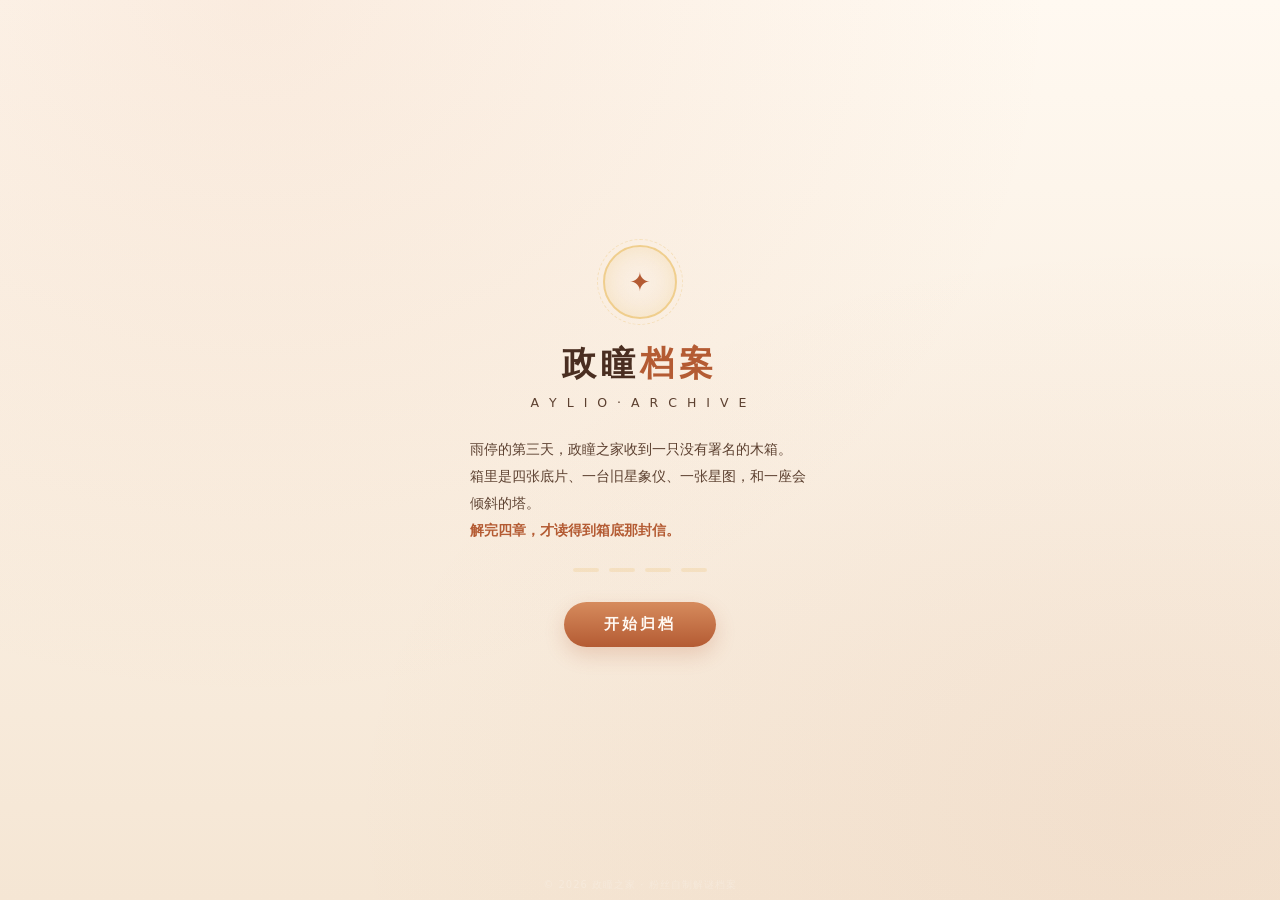
<file: archive.html>
<!DOCTYPE html>
<html lang="zh-CN">
<head>
<meta charset="UTF-8" />
<meta name="viewport" content="width=device-width, initial-scale=1.0, maximum-scale=1.0, user-scalable=no" />
<title>政瞳档案 · 四章</title>
<link rel="icon" href="data:image/svg+xml,<svg xmlns='http://www.w3.org/2000/svg' viewBox='0 0 100 100'><text y='.9em' font-size='90'>🗄️</text></svg>" />
<style>
  *{margin:0;padding:0;box-sizing:border-box;-webkit-tap-highlight-color:transparent;}
  :root{--ink:#0b1120;--ink2:#111a2c;--gold:#e8b44a;--gold2:#c8912e;--cream:#f3e8d3;--dim:#8b96ad;--cyan:#6fd6e8;--red:#e0665a;}
  html,body{height:100%;}
  body{background:var(--ink);color:var(--cream);font-family:"PingFang SC","Noto Sans SC",system-ui,-apple-system,sans-serif;overflow:hidden;}
  .app{position:relative;width:100%;height:100%;overflow:hidden;display:flex;justify-content:center;}
  .stagewrap{position:relative;width:100%;max-width:520px;height:100%;overflow:hidden;}
  .screen{position:absolute;inset:0;display:flex;flex-direction:column;overflow-y:auto;overflow-x:hidden;padding:26px 22px 34px;
    background:
      radial-gradient(ellipse at 20% 0%,rgba(232,180,74,.10),transparent 55%),
      radial-gradient(ellipse at 90% 90%,rgba(111,214,232,.07),transparent 50%),
      linear-gradient(180deg,#0d1424 0%,#0a0f1c 100%);
    transition:opacity .28s,transform .28s;}
  .screen.off{opacity:0;transform:translateY(10px);pointer-events:none;}
  .screen.hide{display:none;}

  /* 封面 */
  .coverwrap{flex:1;display:flex;flex-direction:column;justify-content:center;align-items:center;text-align:center;}
  .seal{width:74px;height:74px;border-radius:50%;border:2px solid rgba(232,180,74,.55);display:flex;align-items:center;justify-content:center;
    font-size:26px;color:var(--gold);box-shadow:0 0 24px rgba(232,180,74,.22) inset;margin-bottom:22px;position:relative;}
  .seal::after{content:"";position:absolute;inset:-8px;border-radius:50%;border:1px dashed rgba(232,180,74,.25);animation:spin 26s linear infinite;}
  @keyframes spin{to{transform:rotate(360deg)}}
  .cover h1{font-size:34px;letter-spacing:5px;font-weight:800;line-height:1.3;}
  .cover h1 em{font-style:normal;color:var(--gold);}
  .cover .sub{margin-top:10px;font-size:12.5px;letter-spacing:3px;color:var(--dim);}
  .cover .desc{margin-top:26px;font-size:13.5px;line-height:2;color:#5C4030;max-width:340px;text-align:left;}
  .cover .desc b{color:var(--gold);font-weight:600;}
  .bigbtn{margin-top:30px;padding:13px 40px;border:none;border-radius:999px;background:linear-gradient(180deg,#efc264,#d9a33a);
    color:#2a1d08;font-size:15px;letter-spacing:3px;font-weight:800;cursor:pointer;font-family:inherit;
    box-shadow:0 8px 20px rgba(232,180,74,.28);transition:.16s;}
  .bigbtn:active{transform:translateY(3px);box-shadow:0 3px 10px rgba(232,180,74,.25);}
  .bigbtn.ghost{background:transparent;color:var(--cream);border:1px solid rgba(232,180,74,.5);box-shadow:none;margin-top:12px;font-weight:600;}
  .dots{display:flex;gap:10px;margin-top:24px;}
  .dots i{width:26px;height:4px;border-radius:2px;background:rgba(232,180,74,.18);transition:.3s;}
  .dots i.on{background:var(--gold);box-shadow:0 0 10px rgba(232,180,74,.5);}

  /* 剧情 */
  .storytag{font-size:11px;letter-spacing:4px;color:var(--gold);opacity:.85;}
  .story h2{font-size:23px;letter-spacing:2px;margin:10px 0 22px;font-weight:700;}
  .story .lines{font-size:14.5px;line-height:2.15;color:#5C4030;}
  .story .lines p{margin-bottom:15px;opacity:0;transform:translateY(6px);animation:fadein .5s forwards;}
  @keyframes fadein{to{opacity:1;transform:none}}
  .story .lines p.dim{color:var(--dim);font-size:13px;}
  .story .lines p.q{color:var(--gold);}
  .storyfoot{margin-top:auto;padding-top:24px;}

  /* 游戏页 */
  .playhead{display:flex;align-items:center;justify-content:space-between;font-size:11.5px;color:var(--dim);letter-spacing:1px;}
  .playhead button{background:none;border:none;color:var(--dim);font-size:12px;cursor:pointer;font-family:inherit;padding:4px 0;}
  .playhead button:hover{color:var(--gold);}
  .play h3{font-size:18px;letter-spacing:1.5px;margin:14px 0 6px;}
  .hintline{font-size:12.5px;line-height:1.9;color:#7A5B47;margin-bottom:14px;min-height:38px;}
  .stagebox{position:relative;width:100%;flex:0 0 auto;display:flex;justify-content:center;}
  .controls{margin-top:14px;display:flex;flex-direction:column;gap:10px;align-items:center;}
  .row{display:flex;gap:10px;flex-wrap:wrap;justify-content:center;align-items:center;width:100%;}
  .cbtn{padding:10px 20px;border-radius:12px;border:1px solid rgba(232,180,74,.35);background:rgba(232,180,74,.08);
    color:var(--cream);font-size:13.5px;cursor:pointer;font-family:inherit;transition:.15s;}
  .cbtn:hover{background:rgba(232,180,74,.18);}
  .cbtn:active{transform:scale(.96);}
  .cbtn.primary{background:linear-gradient(180deg,#efc264,#d9a33a);color:#2a1d08;border:none;font-weight:700;}
  .cbtn:disabled{opacity:.4;cursor:not-allowed;}
  .tip{margin-top:12px;font-size:12.5px;color:var(--gold);min-height:20px;text-align:center;line-height:1.7;}
  .tip.bad{color:var(--red);}

  /* 通用弹层 */
  .fx{position:absolute;inset:0;z-index:30;display:none;align-items:center;justify-content:center;background:rgba(5,9,18,.7);backdrop-filter:blur(4px);padding:26px;}
  .fx.show{display:flex;}
  .fxcard{width:min(330px,92%);background:linear-gradient(180deg,#141d31,#0e1526);border:1px solid rgba(232,180,74,.35);
    border-radius:22px;padding:26px 22px;text-align:center;box-shadow:0 24px 60px rgba(0,0,0,.55);animation:pop .34s cubic-bezier(.2,1.4,.4,1);}
  @keyframes pop{from{transform:scale(.86);opacity:0}to{transform:scale(1);opacity:1}}
  .fxcard .k{font-size:30px;color:var(--gold);margin-bottom:6px;}
  .fxcard h4{font-size:17px;letter-spacing:2px;margin-bottom:10px;}
  .fxcard p{font-size:13px;line-height:1.9;color:#5C4030;}
  .fxcard .bigbtn{margin-top:18px;padding:10px 30px;font-size:13.5px;}

  /* 数织 */
  .nogrid{display:grid;gap:2px;padding:6px;border-radius:14px;background:rgba(255,255,255,.04);border:1px solid rgba(232,180,74,.18);}
  .nocell{position:relative;border-radius:3px;background:rgba(255,255,255,.055);cursor:pointer;transition:background .12s;
    display:flex;align-items:center;justify-content:center;font-size:11px;color:#8ea6c2;user-select:none;}
  .nocell.on{background:linear-gradient(180deg,#efc264,#d7a138);box-shadow:0 0 10px rgba(232,180,74,.35);}
  .nocell.cross{background:rgba(255,255,255,.04);color:#5d6c85;}
  .nocell.bad{background:rgba(224,102,90,.5);}
  .nocell.hint{outline:1px solid var(--cyan);}
  .noclue{display:flex;align-items:center;justify-content:center;font-size:10.5px;color:#a9b7cd;line-height:1.25;user-select:none;}
  .noclue.done{color:var(--gold);opacity:.9;}
  .noclue .row{display:flex;gap:2px;}

  /* 双视角 */
  .dualwrap{display:flex;flex-direction:column;align-items:center;gap:12px;}
  .dualtabs{display:flex;gap:8px;}
  .dtab{padding:8px 18px;border-radius:999px;border:1px solid rgba(255,255,255,.16);background:rgba(255,255,255,.05);
    font-size:12.5px;color:#b8c4d8;cursor:pointer;font-family:inherit;}
  .dtab.on{border-color:var(--gold);color:var(--gold);background:rgba(232,180,74,.12);}

  /* 影子 */
  .shadowwrap{position:relative;width:100%;border-radius:16px;overflow:hidden;border:1px solid rgba(232,180,74,.2);background:#070b14;}
  .meter{width:100%;height:8px;border-radius:4px;background:rgba(255,255,255,.08);overflow:hidden;}
  .meter i{display:block;height:100%;width:0%;background:linear-gradient(90deg,#5a86c4,#6fd6e8,#efc264);transition:width .18s;}
  .meterlabel{display:flex;justify-content:space-between;font-size:11px;color:var(--dim);width:100%;margin-top:4px;}
  .slider{width:100%;-webkit-appearance:none;height:22px;background:transparent;}
  .slider::-webkit-slider-runnable-track{height:4px;border-radius:2px;background:rgba(255,255,255,.16);}
  .slider::-webkit-slider-thumb{-webkit-appearance:none;width:18px;height:18px;border-radius:50%;background:var(--gold);margin-top:-7px;box-shadow:0 0 8px rgba(232,180,74,.6);}
  .slabel{display:flex;justify-content:space-between;font-size:11.5px;color:#b8c4d8;width:100%;}

  /* 重力迷宫 */
  .padwrap{display:grid;grid-template-columns:repeat(3,52px);grid-template-rows:repeat(3,52px);gap:6px;}
  .padwrap button{width:52px;height:52px;border-radius:12px;border:1px solid rgba(232,180,74,.3);background:rgba(232,180,74,.08);
    color:var(--cream);font-size:18px;cursor:pointer;font-family:inherit;}
  .padwrap button:active{background:rgba(232,180,74,.25);}
  .padwrap .e{visibility:hidden;}
  .statrow{display:flex;gap:16px;font-size:11.5px;color:var(--dim);}

  .finishwrap{flex:1;display:flex;flex-direction:column;justify-content:center;align-items:center;text-align:center;}
  .finishwrap .seal2{font-size:40px;margin-bottom:16px;color:var(--gold);}
  .finishwrap h2{font-size:26px;letter-spacing:4px;margin-bottom:14px;}
  .finishwrap p{font-size:13.5px;line-height:2;color:#c9d2e2;max-width:340px;}
  footer{position:absolute;bottom:8px;left:0;right:0;text-align:center;font-size:10px;color:rgba(255,255,255,.22);letter-spacing:1px;}
</style>
<style id="aylio-cream">
:root{--ink:#FBF3E9;--ink2:#F4E3D0;--gold:#B45B33;--gold2:#8E4A2A;--cream:#4A2E21;--dim:#8A6753;--cyan:#A9532D;--red:#A7412E;--green:#6F7D4E;}
html,body{background:#FBF3E9!important;color:#4A2E21!important;}
.stagewrap,.wrap{max-width:100%!important;}
.hintline,.sub,.card p,.cover .desc,.story .lines,.fxcard p{color:#5C4030!important;}
.story .lines p.dim{color:#8A6753!important;}
.legend span,.tab{color:#7A5B47!important;}
.screen{background:radial-gradient(ellipse at 20% 0%,rgba(214,139,93,.12),transparent 55%),radial-gradient(ellipse at 90% 90%,rgba(180,91,51,.06),transparent 50%),linear-gradient(180deg,#FFF9F1 0%,#F5E6D4 100%)!important;}
.fx{background:rgba(74,46,33,.45)!important;}
.fxcard{background:linear-gradient(180deg,#FFF9F0,#F3E0CB)!important;border-color:#D9B48C!important;box-shadow:0 24px 60px rgba(90,45,20,.18)!important;}
.bigbtn,.cbtn.primary{background:linear-gradient(180deg,#D68B5D,#B45B33)!important;color:#FFF9F3!important;box-shadow:0 8px 20px rgba(180,91,51,.22)!important;}
.cbtn,.bigbtn.ghost{background:rgba(180,91,51,.08)!important;border-color:rgba(180,91,51,.35)!important;color:#4A2E21!important;box-shadow:none!important;}
.nogrid{background:#FFFAF1!important;border-color:#D8B893!important;gap:3px!important;padding:7px!important;box-shadow:inset 0 2px 8px rgba(120,75,45,.08)!important;}
.nocell{background:#EFDCC3!important;border:1px solid #D5B18A!important;color:#5A3B26!important;font-weight:700!important;border-radius:4px!important;}
.nocell:hover{background:#E7CDA7!important;}
.nocell.cross{background:#E2CDB2!important;color:#8B5C3B!important;}
.nocell.on{background:linear-gradient(180deg,#D98E5F,#B85E35)!important;color:#FFF8EC!important;border-color:#A9532D!important;box-shadow:0 0 8px rgba(180,91,51,.32)!important;}
.nocell.bad{background:#C3604E!important;color:#fff!important;}
.nocell.hint{outline:2px solid #B45B33!important;outline-offset:1px!important;}
.noclue{color:#65432D!important;font-weight:700!important;background:#FBF0DF!important;border-radius:2px!important;}
.noclue.done{color:#B45B33!important;background:#F6E3CB!important;}
.card{background:linear-gradient(135deg,rgba(214,139,93,.14),rgba(255,249,241,.82))!important;border-color:rgba(180,91,51,.24)!important;}
.card .ic{background:radial-gradient(circle at 30% 25%,#FFF4E5,#EBCDB2)!important;border-color:rgba(180,91,51,.28)!important;}
</style>
</head>
<body>
<div class="app"><div class="stagewrap">

  <!-- 封面 -->
  <div class="screen" id="scCover">
    <div class="coverwrap cover">
      <div class="seal">✦</div>
      <h1>政瞳<em>档案</em></h1>
      <div class="sub">A Y L I O · A R C H I V E</div>
      <div class="desc">
        雨停的第三天，政瞳之家收到一只没有署名的木箱。<br />
        箱里是四张底片、一台旧星象仪、一张星图，和一座会倾斜的塔。<br />
        <b>解完四章，才读得到箱底那封信。</b>
      </div>
      <div class="dots" id="coverDots"><i></i><i></i><i></i><i></i></div>
      <button class="bigbtn" id="btnStart">开始归档</button>
      <button class="bigbtn ghost" id="btnResume" style="display:none">继续未完成的章节</button>
    </div>
  </div>

  <!-- 剧情 -->
  <div class="screen hide" id="scStory">
    <div class="story">
      <div class="storytag" id="stTag">序章</div>
      <h2 id="stTitle"></h2>
      <div class="lines" id="stLines"></div>
      <div class="storyfoot"><button class="bigbtn" id="btnStoryNext">开始解谜</button></div>
    </div>
  </div>

  <!-- 游戏 -->
  <div class="screen hide" id="scPlay">
    <div class="playhead">
      <button id="btnQuit">← 回到封面</button>
      <span id="playTag">第一章</span>
      <span id="playStep"></span>
      <button id="btnReroll">换一关</button>
    </div>
    <h3 id="playTitle"></h3>
    <p class="hintline" id="playHint"></p>
    <div class="stagebox" id="stage"></div>
    <div class="controls" id="controls"></div>
    <div class="tip" id="tip"></div>
  </div>

  <!-- 结尾 -->
  <div class="screen hide" id="scFinish">
    <div class="finishwrap">
      <div class="seal2">✦</div>
      <h2>归档完成</h2>
      <p id="finishText"></p>
      <button class="bigbtn" id="btnAgain" style="margin-top:26px">重新归档</button>
      <button class="bigbtn ghost" id="btnReplayAll">再来一轮（全部换新题）</button>
    </div>
  </div>

  <div class="fx" id="fx">
    <div class="fxcard">
      <div class="k" id="fxK">✦</div>
      <h4 id="fxTitle">封印解开</h4>
      <p id="fxBody"></p>
      <button class="bigbtn" id="fxOk">继续</button>
    </div>
  </div>

  <footer>© 2026 政瞳之家 · 粉丝自制解谜档案</footer>
</div></div>

<script type="module">
let THREE;
try { THREE = await import('./three.module.min.js'); }
catch(e1) { try { THREE = await import('https://cdn.jsdelivr.net/npm/three@0.160.0/build/three.module.js'); }
catch(e2) { THREE = await import('https://unpkg.com/three@0.160.0/build/three.module.js'); } }

/* ================= 章节数据 ================= */
const CHAPTERS = [
  { tag:'序章', title:'雨停之后', game:null, next:'打开木箱',
    lines:[
      '雨停的第三天，政瞳之家门口多了一只木箱。没有寄件人，没有地址，只在盖子上刻了一行很小的字：',
      {t:'“请在下一个满月之前，把它还给时间。”', cls:'q'},
      '箱子里叠着四样东西：两张半透明底片、一台旧星象仪、一张印着数字的星图，还有一座手掌大的塔，塔身会随着倾斜轻轻晃动。',
      '思瞳把底片举到灯下，只看见一半的痕迹。孙政凑过来，看见的却是另一半。',
      {t:'两个人看见的，从来都不是同一件事。', cls:'dim'}
    ]},
  { tag:'第一章', title:'半透明底片', game:'dual', next:'拿起第二件',
    lines:[
      '两张底片叠在一起时，纸面会浮出很淡的网格。思瞳眼里是颜色，孙政眼里是线条。',
      '档案的规矩很简单：只有同时出现在两个人眼里的格子，才算真的存在。',
      {t:'把那些格子全部圈出来，底片下面压着的编号，才是这只木箱的第一道锁。', cls:'dim'}
    ],
    alts:[
      { lines:[
        '第一张底片上只有零散色块，第二张反着来。两个人分头记，再把重叠的格子并到一起。',
        '档案室的规矩：落单的痕迹不算数，只有两个人都看见的格子，才会被装进档案。',
        {t:'对完两遍再落笔，底片下的编号才会自己浮出来。', cls:'dim'}
      ]},
      { lines:[
        '灯下的底片薄得像一层雾。思瞳数得清亮色，孙政认得准线条，谁单独看都缺一半。',
        '把两边看见的格子叠在同一张网格里，重上的部分才是真的痕迹。',
        {t:'圈出全部重合格，第一道锁的编号就印在底片背面。', cls:'dim'}
      ]}
    ]},
  { tag:'第二章', title:'影子的形状', game:'shadow', next:'拿起第三件',
    lines:[
      '第二道锁不在锁上，在墙上。档案室的墙有一块被磨得发亮的凹痕，形状像一枚印章。',
      '箱子里的星象仪能投出影子——但影子会被角度压扁、拉长。',
      {t:'转它。让墙上那枚影子和刻痕完全重合，第二道封印才会松。', cls:'dim'}
    ],
    alts:[
      { lines:[
        '墙上的凹痕被磨得发亮，像是很久以前有什么东西反复贴在那儿。',
        '星象仪转起来会在墙面投下一块影子；角度一变，影子就被拉扁、拉长。',
        {t:'把影子调回原来的形状，凹痕才会认它。', cls:'dim'}
      ]},
      { lines:[
        '凹痕里积着薄薄一层灰，轮廓是一枚方印章。想还原它，得先看清影子原本的样子。',
        '投影可以俯仰、可以转动，每一次调整都会改变墙上那块影子的宽窄。',
        {t:'影子和刻痕严丝合缝时，第二道封印才肯松手。', cls:'dim'}
      ]}
    ]},
  { tag:'第三章', title:'星点涂格', game:'nono', next:'拿起最后一件',
    lines:[
      '影子重合的瞬间，墙上浮出一张 12×12 的星图，边缘写着成排的数目。',
      '那是老观测站的记号法：数字告诉你这一行、这一列该点亮几颗星，以及星与星之间要留几格黑。',
      {t:'把星点满，图案会自己显形——那是一只竖着耳朵的星座。', cls:'dim'}
    ],
    alts:[
      { lines:[
        '星图是用老观测站的记号写的：旁边的数字是数目，也是排列顺序。',
        '一行点亮几颗、空几颗，照着数字推；列也一样要对上。',
        {t:'星点满之后，星座会自己从纸面上站起来。', cls:'dim'}
      ]},
      { lines:[
        '满墙的空格只留下两排数字，像一串没有说完的话。亮的是星，黑的是星之间的空档。',
        '横排看一遍，竖排再看一遍，两边的数目必须彼此咬合。',
        {t:'图案显形时，就是第三道锁松动的时候。', cls:'dim'}
      ]}
    ]},
  { tag:'第四章', title:'倾斜之塔', game:'gravity', next:'看箱底',
    lines:[
      '星图的最后一颗星指向塔底。塔里的地板是星尘铺的，会顺着倾斜方向把人往前推。',
      '但星尘的力只够推三格。三格之后，它会自己停下，等你再倾一次。',
      {t:'绕开那些塌陷的黑洞，把塔心的星核送到祭坛——最后一道封印在等你。', cls:'dim'}
    ]},
  { tag:'尾声', title:'箱底的信', game:null, next:'完成归档',
    lines:[
      '四道封印同时松开的时候，木箱底部露出一个夹层。里面只有一张纸，笔迹很熟悉——是他们自己的。',
      {t:'“写给两年后的我们：如果你们还在做这个站子，就说明它还没散。”', cls:'q'},
      '落款日期在两年前。寄件人从来不是别人。',
      {t:'思瞳把信折好，孙政把箱子推回架子最上层。归档，落锁。', cls:'dim'}
    ]}
];

const SAVE_KEY='aylio_archive_v1';
const state={ step: parseInt(localStorage.getItem(SAVE_KEY)||'0',10), mounted:null, cur:null };

/* ================= DOM ================= */
const scCover=document.getElementById('scCover'), scStory=document.getElementById('scStory'),
      scPlay=document.getElementById('scPlay'), scFinish=document.getElementById('scFinish');
const stage=document.getElementById('stage'), controls=document.getElementById('controls'), tipEl=document.getElementById('tip');
const fx=document.getElementById('fx'), fxTitle=document.getElementById('fxTitle'), fxBody=document.getElementById('fxBody');
const coverDots=[...document.querySelectorAll('#coverDots i')];
const playTag=document.getElementById('playTag'), playTitle=document.getElementById('playTitle'),
      playHint=document.getElementById('playHint'), playStep=document.getElementById('playStep');

function show(el){ [scCover,scStory,scPlay,scFinish].forEach(s=>{ if(s===el){s.classList.remove('hide');requestAnimationFrame(()=>s.classList.remove('off'));} else {s.classList.add('off'); setTimeout(()=>{if(s.classList.contains('off')&&s!==el)s.classList.add('hide');},200);} }); }
function setTip(msg,bad){ tipEl.textContent=msg||''; tipEl.classList.toggle('bad',!!bad); }
function syncDots(){ coverDots.forEach((d,i)=>d.classList.toggle('on',i<state.step)); }

/* ================= 封面 ================= */
syncDots();
const btnResume=document.getElementById('btnResume');
if(state.step>0 && state.step<CHAPTERS.length-1){ btnResume.style.display='inline-block'; btnResume.textContent='继续第 '+(state.step===0?'一':['一','二','三','四'][Math.min(3,state.step-1)])+' 章'; }
document.getElementById('btnStart').onclick=()=>{ if(state.step>0){ state.step=0; localStorage.setItem(SAVE_KEY,'0'); syncDots(); } openStory(0); };
btnResume.onclick=()=>openStory(state.step);

/* ================= 剧情 ================= */
let pendingIdx=0;
function openStory(i){
  pendingIdx=i;
  const c=CHAPTERS[i];
  let pack=c;
  if(c.alts && c.alts.length && Math.random()<0.6){ pack=c.alts[Math.floor(Math.random()*c.alts.length)]; }
  document.getElementById('stTag').textContent=c.tag;
  document.getElementById('stTitle').textContent=pack.title||c.title;
  const box=document.getElementById('stLines');
  box.innerHTML='';
  pack.lines.forEach((ln,idx)=>{
    const p=document.createElement('p');
    if(typeof ln==='string'){ p.textContent=ln; }
    else { p.textContent=ln.t; p.className=ln.cls||''; }
    p.style.animationDelay=(idx*0.18)+'s';
    box.appendChild(p);
  });
  const btn=document.getElementById('btnStoryNext');
  btn.textContent=c.next||'继续';
  btn.style.display='block';
  show(scStory);
  scStory.scrollTop=0;
}
document.getElementById('btnStoryNext').onclick=()=>{
  const c=CHAPTERS[pendingIdx];
  if(c.game){ startGame(pendingIdx); }
  else if(pendingIdx===CHAPTERS.length-1){ openFinish(); }
  else { openStory(pendingIdx+1); }
};

/* ================= 结算弹层 ================= */
let fxCb=null;
function showFx(title,body,k,cb){ fxTitle.textContent=title; fxBody.textContent=body; document.getElementById('fxK').textContent=k||'✦'; fxCb=cb; fx.classList.add('show'); }
document.getElementById('fxOk').onclick=()=>{ fx.classList.remove('show'); const cb=fxCb; fxCb=null; if(cb)cb(); };

/* ================= 关卡调度 ================= */
const LABELS=['一','二','三','四'];
const seen={};
function startGame(i){
  const c=CHAPTERS[i], key=c.game;
  state.cur=i;
  playTag.textContent=c.tag;
  playTitle.textContent=c.title;
  playHint.textContent=HINTS[key]||'';
  stage.innerHTML=''; controls.innerHTML=''; setTip('');
  show(scPlay); scPlay.scrollTop=0;
  if(state.mounted && state.mounted.destroy){ try{ state.mounted.destroy(); }catch(e){} }
  state.mounted=null;
  let level;
  try { level=GEN[key](Math.floor(Math.random()*2147483000)); }
  catch(e){ level=GEN[key](778899); }
  seen[key]=(seen[key]||0)+1;
  playStep.textContent='第 '+seen[key]+' 轮 · '+(level.tag||'');
  state.mounted=GAMES[key](stage,controls,{
    solve:()=>onSolve(i),
    setStep:t=>{ playStep.textContent=t; },
    setTip
  }, level);
}
function onSolve(i){
  const c=CHAPTERS[i];
  setTip('');
  const n=i+1; state.step=Math.max(state.step,n);
  localStorage.setItem(SAVE_KEY,String(state.step)); syncDots();
  showFx('第'+LABELS[i-1]+'道封印 · 解开','「'+c.title+'」完成了。木箱轻轻响了一声，像有人从很远的地方松了口气。','✦',()=>openStory(i+1));
}
document.getElementById('btnQuit').onclick=()=>{
  if(state.mounted && state.mounted.destroy){ try{ state.mounted.destroy(); }catch(e){} }
  state.mounted=null; show(scCover);
};
document.getElementById('btnReroll').onclick=()=>{
  if(state.cur===null||state.cur===undefined) return;
  if(CHAPTERS[state.cur].game) startGame(state.cur);
};
function openFinish(){
  document.getElementById('finishText').innerHTML='四章归档完毕。<br />木箱、底片、星图都回到了架子最高层。<br /><br />剩下的那句“已还给时间”，就写在档案首页吧。';
  state.step=CHAPTERS.length; localStorage.setItem(SAVE_KEY,String(state.step)); syncDots();
  show(scFinish);
}
document.getElementById('btnAgain').onclick=()=>{ state.step=0; localStorage.setItem(SAVE_KEY,'0'); syncDots(); openStory(0); };
document.getElementById('btnReplayAll').onclick=()=>{ state.step=0; localStorage.setItem(SAVE_KEY,'0'); syncDots(); openStory(0); };

const HINTS={
  dual:'同一格在两个人的底片里都出现过，才算真的格子。切视角对照着记，圈出来时不要多圈。',
  shadow:'拖动两个角度，让墙上的影子与青色刻痕重合。对准度越高越接近。',
  nono:'点击格子：亮星 → 打叉 → 空白。行、列数字是这一行该点亮的星数，按顺序排列。',
  gravity:'用四个方向按钮倾斜地板。星尘每次只推三格，遇墙提前停。落到黑洞会坠落重来。'
};
const GEN={};
const GAMES={};
/* ============================================================
   工具 · 随机
   ============================================================ */
function mulberry32(a){
  a=a>>>0;
  return function(){
    a=(a+0x6D2B79F5)>>>0;
    let t=a;
    t=Math.imul(t^t>>>15,t|1);
    t^=t+Math.imul(t^t>>>7,t|61);
    return ((t^t>>>14)>>>0)/4294967296;
  };
}
function shuffleArr(a,rng){
  for(let i=a.length-1;i>0;i--){ const j=Math.floor(rng()*(i+1)); [a[i],a[j]]=[a[j],a[i]]; }
  return a;
}
const PALETTES=[
  ['#ef8354','#61b7d6','#e8c14a','#a98bd6','#7fc98a'],
  ['#e0736b','#6fa8dc','#f0c464','#9a8ad4','#6fc7a8'],
  ['#f08a5d','#5fb0c8','#eed07a','#b18fd8','#8ad19b'],
  ['#e46a6a','#7bb7e0','#e8c14a','#a98bd6','#78c48f']
];

/* ============================================================
   第一章 · 半透明底片 · 关卡生成
   ============================================================ */
function genDual(seed){
  const rng=mulberry32(seed>>>0);
  const N=6;
  const cells=[]; for(let r=0;r<N;r++)for(let c=0;c<N;c++) cells.push([r,c]);
  shuffleArr(cells,rng);
  const k=4+Math.floor(rng()*2);                       // 4~5 个交叉格
  const interKeys=cells.slice(0,k);
  const pool=shuffleArr([1,2,3,4,5,6,7,8,9],rng);
  const inter=interKeys.map((p,i)=>[p[0],p[1],pool[i%9]]);
  const rest=cells.slice(k);
  const onlyA=shuffleArr(rest.slice(),rng).slice(0,5+Math.floor(rng()*4));
  const used=new Set([...interKeys, ...onlyA].map(p=>p[0]+','+p[1]));
  const onlyB=shuffleArr(rest.filter(p=>!used.has(p[0]+','+p[1])),rng).slice(0,5+Math.floor(rng()*4));
  return {
    N, inter, onlyA, onlyB,
    pal: PALETTES[Math.floor(rng()*PALETTES.length)],
    shapeSet: Math.floor(rng()*3),
    tag:'底片 · 第 '+(1+(seed>>>0)%89)+' 卷'
  };
}
GEN.dual=genDual;

/* ============================================================
   第一章 · 半透明底片 · 游戏
   ============================================================ */
GAMES.dual=function(stage, controls, api, level){
  const N=level.N, PAD=12;
  const key=(r,c)=>r+','+c;
  const interKeys=new Set(level.inter.map(x=>key(x[0],x[1])));
  const Akeys=new Set([...level.inter.map(x=>key(x[0],x[1]),), ...level.onlyA.map(x=>key(x[0],x[1]))]);
  const Bkeys=new Set([...level.inter.map(x=>key(x[0],x[1]),), ...level.onlyB.map(x=>key(x[0],x[1]))]);
  const digitOf={}; level.inter.forEach(x=>digitOf[key(x[0],x[1])]=x[2]);

  let view='A', marks=new Set(), revealed=false, solved=false, timer=null;
  const COLORS=level.pal;

  const wrap=document.createElement('div'); wrap.className='dualwrap';
  const tabs=document.createElement('div'); tabs.className='dualtabs';
  const tA=document.createElement('button'); tA.className='dtab on'; tA.textContent='思瞳 · 颜色';
  const tB=document.createElement('button'); tB.className='dtab'; tB.textContent='孙政 · 线条';
  tabs.append(tA,tB);
  const canvas=document.createElement('canvas');
  canvas.style.cssText='border-radius:16px;display:block;cursor:pointer;';
  const cap=document.createElement('div');
  cap.style.cssText='font-size:11.5px;color:#5C4030;text-align:center;line-height:1.8;padding:0 8px;';
  wrap.append(tabs,canvas,cap);
  stage.appendChild(wrap);

  const K=Math.min(devicePixelRatio,2);
  const S=Math.max(260, Math.min(stage.clientWidth||360, 380));
  const cell=(S-PAD*2)/N;
  canvas.width=Math.round(S*K); canvas.height=canvas.width;
  canvas.style.width=S+'px'; canvas.style.height=S+'px';
  const ctx=canvas.getContext('2d');

  function diamond(x,y,rad,col){
    ctx.save(); ctx.translate(x,y); ctx.rotate(Math.PI/4);
    ctx.fillStyle=col; ctx.globalAlpha=.92;
    ctx.fillRect(-rad*0.78,-rad*0.78,rad*1.56,rad*1.56);
    ctx.restore(); ctx.globalAlpha=1;
  }
  function symbol(x,y,rad,kind){
    ctx.strokeStyle='rgba(104,66,42,.88)'; ctx.lineWidth=2; ctx.beginPath();
    if(kind===0){ ctx.arc(x,y,rad,0,Math.PI*2); }
    else if(kind===1){ ctx.moveTo(x,y-rad); ctx.lineTo(x+rad*0.92,y+rad*0.68); ctx.lineTo(x-rad*0.92,y+rad*0.68); ctx.closePath(); }
    else if(kind===2){ ctx.rect(x-rad*0.8,y-rad*0.8,rad*1.6,rad*1.6); }
    else { for(let i=0;i<5;i++){ const a=-Math.PI/2+i*Math.PI*2/5; const px=x+Math.cos(a)*rad, py=y+Math.sin(a)*rad; i?ctx.lineTo(px,py):ctx.moveTo(px,py);} ctx.closePath(); }
    ctx.stroke();
  }

  function draw(){
    ctx.setTransform(K,0,0,K,0,0);
    ctx.clearRect(0,0,S,S);
    ctx.fillStyle='#FFF9EF'; ctx.fillRect(0,0,S,S);
    // 每一格都画出来：浅底 + 深一档的格线，浅色页面上也能一眼看清
    for(let r=0;r<N;r++)for(let c=0;c<N;c++){
      ctx.fillStyle=((r+c)%2 ? '#F6E7D2' : '#FDF3E3');
      ctx.fillRect(PAD+c*cell+1,PAD+r*cell+1,cell-2,cell-2);
    }
    ctx.strokeStyle='rgba(150,100,64,.42)'; ctx.lineWidth=1.2;
    for(let i=0;i<=N;i++){
      const p=PAD+i*cell;
      ctx.beginPath(); ctx.moveTo(p,PAD); ctx.lineTo(p,S-PAD); ctx.stroke();
      ctx.beginPath(); ctx.moveTo(PAD,p); ctx.lineTo(S-PAD,p); ctx.stroke();
    }
    ctx.strokeStyle='rgba(150,100,64,.62)'; ctx.lineWidth=1.4;
    ctx.strokeRect(PAD,PAD,S-PAD*2,S-PAD*2);
    const vis = view==='A'?Akeys:Bkeys;
    for(let r=0;r<N;r++)for(let c=0;c<N;c++){
      const kk=key(r,c);
      const x=PAD+c*cell+cell/2, y=PAD+r*cell+cell/2, rad=cell*0.31;
      if(vis.has(kk)){
        if(revealed && interKeys.has(kk)){
          ctx.fillStyle='#9E4F28'; ctx.textAlign='center'; ctx.textBaseline='middle';
          ctx.font='800 '+(cell*0.4)+'px system-ui,sans-serif';
          ctx.fillText(String(digitOf[kk]),x,y);
        } else if(view==='A'){
          diamond(x,y,rad,COLORS[(r*N+c)%COLORS.length]);
        } else {
          symbol(x,y,rad,(r+c+level.shapeSet)%4);
        }
      }
      if(marks.has(kk)){
        ctx.fillStyle='rgba(180,91,51,.16)';
        ctx.beginPath(); ctx.arc(x,y,cell*0.43,0,Math.PI*2); ctx.fill();
        ctx.strokeStyle='#B45B33'; ctx.lineWidth=2.2;
        ctx.beginPath(); ctx.arc(x,y,cell*0.43,0,Math.PI*2); ctx.stroke();
      }
    }
    cap.textContent = revealed
      ? '底片浮现编号：'+level.inter.map(x=>x[2]).join(' · ')
      : (view==='A' ? '思瞳看见的是颜色。切到孙政，找出两边都出现过的格子。'
                    : '孙政看见的是线条。对照思瞳那层，把重复的格子圈出来。');
  }

  canvas.addEventListener('click',ev=>{
    if(solved)return;
    const rect=canvas.getBoundingClientRect();
    const c=Math.floor((ev.clientX-rect.left-PAD)/cell), r=Math.floor((ev.clientY-rect.top-PAD)/cell);
    if(r<0||c<0||r>=N||c>=N) return;
    const kk=key(r,c);
    if(marks.has(kk)) marks.delete(kk); else marks.add(kk);
    draw();
  });
  tA.onclick=()=>{ view='A'; tA.classList.add('on'); tB.classList.remove('on'); draw(); };
  tB.onclick=()=>{ view='B'; tB.classList.add('on'); tA.classList.remove('on'); draw(); };

  const rowWrap=document.createElement('div'); rowWrap.className='row';
  const confirm=document.createElement('button'); confirm.className='cbtn primary'; confirm.textContent='确认圈选';
  const clearBtn=document.createElement('button'); clearBtn.className='cbtn'; clearBtn.textContent='清空';
  rowWrap.append(confirm,clearBtn); controls.appendChild(rowWrap);
  clearBtn.onclick=()=>{ if(solved)return; marks.clear(); draw(); api.setTip(''); };

  confirm.onclick=()=>{
    if(solved)return;
    let good=0; marks.forEach(kk=>{ if(interKeys.has(kk)) good++; });
    const bad=marks.size-good, miss=interKeys.size-good;
    if(good===interKeys.size && bad===0){
      solved=true; confirm.disabled=true; clearBtn.disabled=true; revealed=true; draw();
      api.setTip('对上了。两个人看的是同一张底片——编号 '+level.inter.map(x=>x[2]).join('')+'。');
      timer=setTimeout(()=>api.solve(),1500);
    } else {
      api.setTip('圈了 '+marks.size+' 格：'+good+' 格两边都有，'+bad+' 格只在一个人的底片上'+(miss>0?'，还差 '+miss+' 格':'')+'。',true);
    }
  };

  draw();
  return { destroy(){ clearTimeout(timer); }, autoSolve(){ marks=new Set(interKeys); confirm.click(); } };
};
/* ============================================================
   第二章 · 影子的形状 · 关卡生成
   ============================================================ */
function hullOf(pts){
  const P=pts.slice().sort((a,b)=>a[0]-b[0]||a[1]-b[1]);
  const cross=(o,a,b)=>(a[0]-o[0])*(b[1]-o[1])-(a[1]-o[1])*(b[0]-o[0]);
  const lo=[],up=[];
  for(const p of P){ while(lo.length>=2&&cross(lo[lo.length-2],lo[lo.length-1],p)<=0)lo.pop(); lo.push(p); }
  for(let i=P.length-1;i>=0;i--){ const p=P[i]; while(up.length>=2&&cross(up[up.length-2],up[up.length-1],p)<=0)up.pop(); up.push(p); }
  lo.pop(); up.pop(); return lo.concat(up);
}
const SHADOW_BASE=1.75, SHADOW_DY=0.10, SHADOW_ZW=-4.2;

function measureShadow(boxes, ty, tp){
  const g=new THREE.Group();
  g.position.set(0,0.1,0); g.scale.setScalar(0.65);
  g.rotation.set(tp*Math.PI/180, ty*Math.PI/180, 0, 'YXZ');
  const ms=[];
  boxes.forEach(b=>{
    const m=new THREE.Mesh(new THREE.BoxGeometry(b.s[0],b.s[1],b.s[2]));
    m.position.set(b.p[0],b.p[1],b.p[2]);
    g.add(m); ms.push(m);
  });
  g.updateMatrixWorld(true);
  const polys=[]; let x0=1e9,x1=-1e9,y0=1e9,y1=-1e9, area=0;
  const v=new THREE.Vector3();
  ms.forEach(m=>{
    const p=m.geometry.parameters, pts=[];
    for(let sx=-1;sx<=1;sx+=2)for(let sy=-1;sy<=1;sy+=2)for(let sz=-1;sz<=1;sz+=2){
      m.localToWorld(v.set(sx*p.width/2, sy*p.height/2, sz*p.depth/2));
      const t=v.z-SHADOW_ZW;
      const X=v.x, Y=v.y+SHADOW_BASE+SHADOW_DY*t;
      pts.push([X,Y]);
      if(X<x0)x0=X; if(X>x1)x1=X; if(Y<y0)y0=Y; if(Y>y1)y1=Y;
    }
    const hull=hullOf(pts);
    polys.push(hull);
    let a=0;
    for(let i=0,j=hull.length-1;i<hull.length;j=i++){
      a+=(hull[j][0]*(hull[i][1]-hull[j][1])+hull[i][0]*(hull[j][1]-hull[i][1]));
    }
    area+=Math.abs(a)/2;
  });
  ms.forEach(m=>m.geometry.dispose());
  return {polys, bbox:[x0,x1,y0,y1], area};
}

function scaleBoxes(boxes,f){
  return boxes.map(b=>({
    p:[Math.round(b.p[0]*f*100)/100, Math.round(b.p[1]*f*100)/100, Math.round(b.p[2]*f*100)/100],
    s:[Math.round(b.s[0]*f*100)/100, Math.round(b.s[1]*f*100)/100, Math.round(b.s[2]*f*100)/100]
  }));
}
function genShadow(seed){
  const rng=mulberry32((seed>>>0)||1);
  const no=1+(seed>>>0)%89;
  let best=null;
  for(let tries=0;tries<50;tries++){
    const nb=3+Math.floor(rng()*3);
    let boxes=[];
    for(let i=0;i<nb;i++){
      boxes.push({
        p:[-1.25+2.5*rng(), -0.1+1.3*rng(), -0.7+1.4*rng()],
        s:[0.6+1.5*rng(), 0.35+0.95*rng(), 0.6+1.15*rng()]
      });
    }
    const ty=18+Math.floor(rng()*144), tp=7+Math.floor(rng()*22);
    // 归一化：让投影宽度稳定在 2.6~3.2
    for(let k=0;k<2;k++){
      const m0=measureShadow(boxes,ty,tp);
      const w=m0.bbox[1]-m0.bbox[0], h=m0.bbox[3]-m0.bbox[2];
      const f=Math.min(2.2, Math.max(0.62, 2.9/Math.max(w, h*1.45)));
      if(Math.abs(f-1)<0.1) break;
      boxes=scaleBoxes(boxes,f);
      let minY=1e9; boxes.forEach(b=>{ minY=Math.min(minY, b.p[1]-b.s[1]/2); });
      if(minY<0.02) boxes=boxes.map(b=>({p:[b.p[0], b.p[1]-minY+0.03, b.p[2]], s:b.s}));
    }
    const m=measureShadow(boxes,ty,tp);
    const w=m.bbox[1]-m.bbox[0], h=m.bbox[3]-m.bbox[2];
    const fit = w>2.0 && w<4.6 && h>1.1 && h<2.9 && m.area>1.0 && m.area<7.0 &&
                m.bbox[3]<4.05 && m.bbox[2]>1.0;
    const cand={boxes, ty, tp, tag:'刻痕 · 第 '+no+' 号'};
    if(fit) return cand;
    if(!best) best=cand;
  }
  return best;
}
GEN.shadow=genShadow;

/* ============================================================
   第二章 · 影子的形状 · 游戏
   ============================================================ */
GAMES.shadow=function(stage, controls, api, level){
  const WX=[-3,3], WY=[-0.9,4.1];
  const G=48;
  const TY=level.ty, TP=level.tp;
  const TOLERANCE=0.93;
  const DY=SHADOW_DY, ZW=SHADOW_ZW, BASE=SHADOW_BASE;

  const host=document.createElement('div'); host.className='shadowwrap';
  const S=Math.max(280, Math.min(stage.clientWidth||360, 400));
  const H=Math.round(S*0.8);
  host.style.height=H+'px'; host.style.width=S+'px';
  stage.appendChild(host);

  const renderer=new THREE.WebGLRenderer({antialias:true});
  renderer.setPixelRatio(Math.min(devicePixelRatio,1.6));
  renderer.setSize(S,H,false);
  renderer.setClearColor(0x070b14,1);
  renderer.domElement.style.cssText='display:block;width:100%;height:100%;';
  host.appendChild(renderer.domElement);

  const scene=new THREE.Scene();
  const camera=new THREE.PerspectiveCamera(40,S/H,0.1,60);
  camera.position.set(1.2,2.95,7.1); camera.lookAt(-0.1,1.9,-3.4);

  scene.add(new THREE.AmbientLight(0x8fa4c8,0.95));
  const keyL=new THREE.DirectionalLight(0xffe9c4,2.0); keyL.position.set(-3,5,7); scene.add(keyL);
  const fillL=new THREE.DirectionalLight(0x6f9ad0,0.75); fillL.position.set(5,2,4); scene.add(fillL);

  const floor=new THREE.Mesh(new THREE.PlaneGeometry(30,30),new THREE.MeshStandardMaterial({color:0x0f1726,roughness:1}));
  floor.rotation.x=-Math.PI/2; floor.position.y=-0.02; scene.add(floor);

  const WC=512;
  const wallCanvas=document.createElement('canvas'); wallCanvas.width=wallCanvas.height=WC;
  const wctx=wallCanvas.getContext('2d');
  const baseCanvas=document.createElement('canvas'); baseCanvas.width=baseCanvas.height=WC;
  const bctx=baseCanvas.getContext('2d');
  const wallTex=new THREE.CanvasTexture(wallCanvas); wallTex.colorSpace=THREE.SRGBColorSpace;
  const wall=new THREE.Mesh(new THREE.PlaneGeometry(WX[1]-WX[0],WY[1]-WY[0]),
    new THREE.MeshStandardMaterial({map:wallTex,roughness:.95}));
  wall.position.set(0,(WY[0]+WY[1])/2,ZW); scene.add(wall);

  const root=new THREE.Group(); root.position.set(0,0.1,0); root.scale.setScalar(0.65); scene.add(root);
  const obj=new THREE.Group(); root.add(obj);
  const meshes=[];
  const mats=[];
  level.boxes.forEach((b,i)=>{
    const mat=new THREE.MeshStandardMaterial({color:i%2?0x8a6b36:0x74582c,roughness:.42,metalness:.72,emissive:0x1e1403,emissiveIntensity:.35});
    const geo=new THREE.BoxGeometry(b.s[0],b.s[1],b.s[2]);
    const m=new THREE.Mesh(geo,mat);
    const eg=new THREE.LineSegments(new THREE.EdgesGeometry(geo),
      new THREE.LineBasicMaterial({color:0xe8c479,transparent:true,opacity:.5}));
    m.add(eg);
    m.position.set(b.p[0],b.p[1],b.p[2]); obj.add(m); meshes.push(m); mats.push(mat);
  });
  let extX=0, extZ=0, extY=0;
  level.boxes.forEach(b=>{
    extX=Math.max(extX,Math.abs(b.p[0])+b.s[0]/2);
    extZ=Math.max(extZ,Math.abs(b.p[2])+b.s[2]/2);
    extY=Math.max(extY,b.p[1]+b.s[1]/2);
  });
  const rr=Math.min(1.35, Math.max(0.75, Math.min(extX,extZ)*0.95+0.22));
  const gold=new THREE.MeshStandardMaterial({color:0xe0bd74,roughness:.3,metalness:.8,emissive:0x3a2606,emissiveIntensity:.4});
  const ring1=new THREE.Mesh(new THREE.TorusGeometry(rr,0.065,10,48),gold);
  ring1.position.set(0,extY*0.78,0); ring1.rotation.set(Math.PI/2,0,0.18); obj.add(ring1);
  const ring2=new THREE.Mesh(new THREE.TorusGeometry(rr*0.78,0.058,10,42),gold);
  ring2.position.set(0,extY*0.5,0.1); obj.add(ring2);
  const pin=new THREE.Mesh(new THREE.CylinderGeometry(0.045,0.045,extY+0.55,10),gold);
  pin.position.set(0,(extY+0.55)/2,0); obj.add(pin);

  const frameMat=new THREE.MeshStandardMaterial({color:0x5c4a24,roughness:.55,metalness:.5});
  const fr=(w,h,x,y)=>{
    const m=new THREE.Mesh(new THREE.BoxGeometry(w,h,0.09),frameMat);
    m.position.set(x,y,ZW+0.05); scene.add(m);
  };
  fr(6.35,0.14,0,WY[1]); fr(6.35,0.14,0,WY[0]);
  fr(0.14,WY[1]-WY[0]+0.14,-3.08,(WY[0]+WY[1])/2);
  fr(0.14,WY[1]-WY[0]+0.14,3.08,(WY[0]+WY[1])/2);

  const base=new THREE.Mesh(new THREE.CylinderGeometry(1.08,1.3,0.34,36),
    new THREE.MeshStandardMaterial({color:0x2b3a52,roughness:.75,metalness:.25}));
  base.position.y=-0.17; scene.add(base);

  const tmpV=new THREE.Vector3();
  function inPoly(px,py,poly){
    let c=false;
    for(let i=0,j=poly.length-1;i<poly.length;j=i++){
      const xi=poly[i][0],yi=poly[i][1],xj=poly[j][0],yj=poly[j][1];
      if(((yi>py)!==(yj>py)) && (px < (xj-xi)*(py-yi)/(yj-yi)+xi)) c=!c;
    }
    return c;
  }
  function setPose(yaw,pitch){
    obj.rotation.set(pitch*Math.PI/180, yaw*Math.PI/180, 0, 'YXZ');
    root.updateMatrixWorld(true); obj.updateMatrixWorld(true);
  }
  function silhouettes(){
    const out=[];
    meshes.forEach(m=>{
      const g=m.geometry.parameters, hs=[g.width/2,g.height/2,g.depth/2];
      const pts=[];
      for(let sx=-1;sx<=1;sx+=2)for(let sy=-1;sy<=1;sy+=2)for(let sz=-1;sz<=1;sz+=2){
        tmpV.set(m.position.x+sx*hs[0], m.position.y+sy*hs[1], m.position.z+sz*hs[2]).applyMatrix4(obj.matrixWorld);
        const t=tmpV.z-ZW;
        pts.push([tmpV.x, tmpV.y+BASE+DY*t]);
      }
      out.push(hullOf(pts));
    });
    return out;
  }
  function maskOf(polys){
    const mask=new Uint8Array(G*G);
    for(let j=0;j<G;j++){
      const wy=WY[1]-(j+0.5)/G*(WY[1]-WY[0]);
      for(let i=0;i<G;i++){
        const wx=WX[0]+(i+0.5)/G*(WX[1]-WX[0]);
        let hit=0;
        for(const poly of polys){ if(inPoly(wx,wy,poly)){ hit=1; break; } }
        mask[j*G+i]=hit;
      }
    }
    return mask;
  }
  const toU=x=>(x-WX[0])/(WX[1]-WX[0])*WC;
  const toV=y=>(WY[1]-y)/(WY[1]-WY[0])*WC;

  setPose(TY,TP);
  const tPolys=silhouettes();
  const targetMask=maskOf(tPolys);

  (function paintBase(){
    bctx.fillStyle='#b0a691'; bctx.fillRect(0,0,WC,WC);
    for(let i=0;i<2400;i++){
      const v=Math.random();
      bctx.fillStyle='rgba('+(v>0.5?'86,80,68':'238,233,223')+','+(0.03+Math.random()*0.08)+')';
      bctx.fillRect(Math.random()*WC,Math.random()*WC,2,2);
    }
    const grd=bctx.createRadialGradient(WC*0.42,WC*0.5,40,WC*0.5,WC*0.5,WC*0.9);
    grd.addColorStop(0,'rgba(255,248,230,0.20)'); grd.addColorStop(1,'rgba(26,21,14,0.55)');
    bctx.fillStyle=grd; bctx.fillRect(0,0,WC,WC);
    const path=new Path2D();
    tPolys.forEach(poly=>{
      poly.forEach((p,i)=>{ const X=toU(p[0]),Y=toV(p[1]); i?path.lineTo(X,Y):path.moveTo(X,Y); });
      path.closePath();
    });
    const sg=bctx.createLinearGradient(0,WC*0.2,0,WC*0.9);
    sg.addColorStop(0,'rgba(126,222,236,0.66)'); sg.addColorStop(1,'rgba(58,158,180,0.66)');
    bctx.fillStyle=sg; bctx.fill(path);
    bctx.lineWidth=2.6; bctx.strokeStyle='rgba(10,44,52,0.9)'; bctx.stroke(path);
    bctx.lineWidth=1.3; bctx.strokeStyle='rgba(196,248,255,0.95)';
    tPolys.forEach(poly=>{
      bctx.beginPath();
      poly.forEach((p,i)=>{ const X=toU(p[0]),Y=toV(p[1]); i?bctx.lineTo(X,Y):bctx.moveTo(X,Y); });
      bctx.closePath(); bctx.stroke();
    });
  })();

  let yaw=86, pitch=-6, solved=false, raf=null, queued=false;
  let meterFill=null, meterTxt=null, labYaw=null, labPitch=null;

  function drawWall(polys){
    wctx.clearRect(0,0,WC,WC);
    wctx.drawImage(baseCanvas,0,0);
    wctx.save(); wctx.globalAlpha=0.66; wctx.fillStyle='#08080a';
    const path=new Path2D();
    polys.forEach(poly=>{
      poly.forEach((p,i)=>{ const X=toU(p[0]),Y=toV(p[1]); i?path.lineTo(X,Y):path.moveTo(X,Y); });
      path.closePath();
    });
    wctx.fill(path); wctx.restore();
    wallTex.needsUpdate=true;
  }

  function compute(){
    queued=false;
    setPose(yaw,pitch);
    const polys=silhouettes();
    const mask=maskOf(polys);
    let inter=0, uni=0;
    for(let i=0;i<G*G;i++){ const a=targetMask[i],b=mask[i]; if(a&&b)inter++; if(a||b)uni++; }
    const iou=uni?inter/uni:0;
    drawWall(polys);
    if(meterFill) meterFill.style.width=Math.round(iou*100)+'%';
    if(meterTxt) meterTxt.textContent=Math.round(iou*100)+'%';
    if(iou>=TOLERANCE && !solved){
      solved=true;
      api.setTip('影子合上了。刻痕深处传来很轻的一声——第二道封印松开了。');
      setTimeout(()=>api.solve(),1500);
    } else if(!solved){
      api.setTip(iou>0.7?'就快合上了，微调一下角度。':'影子还差得远，先粗调水平角，再调俯仰角。');
    }
  }
  function schedule(){ if(solved||queued)return; queued=true; requestAnimationFrame(compute); }
  function loop(){ raf=requestAnimationFrame(loop); renderer.render(scene,camera); }

  const labY=document.createElement('div'); labY.className='slabel';
  labY.innerHTML='<span>水平角</span><span>86°</span>'; labYaw=labY.lastElementChild;
  const slY=document.createElement('input'); slY.type='range'; slY.min=0; slY.max=180; slY.step=1; slY.value=yaw; slY.className='slider';
  const labP=document.createElement('div'); labP.className='slabel';
  labP.innerHTML='<span>俯仰角</span><span>-6°</span>'; labPitch=labP.lastElementChild;
  const slP=document.createElement('input'); slP.type='range'; slP.min=-50; slP.max=50; slP.step=1; slP.value=pitch; slP.className='slider';
  const meter=document.createElement('div'); meter.className='meter'; meter.style.marginTop='6px';
  meterFill=document.createElement('i'); meter.appendChild(meterFill);
  const meterRow=document.createElement('div'); meterRow.className='meterlabel';
  meterRow.innerHTML='<span>与刻痕重合度</span><span>0%</span>'; meterTxt=meterRow.lastElementChild;
  controls.append(labY,slY,labP,slP,meter,meterRow);

  slY.oninput=()=>{ if(solved)return; yaw=+slY.value; labYaw.textContent=yaw+'°'; schedule(); };
  slP.oninput=()=>{ if(solved)return; pitch=+slP.value; labPitch.textContent=pitch+'°'; schedule(); };

  compute(); loop();

  return {
    destroy(){
      cancelAnimationFrame(raf);
      meshes.forEach(m=>{ m.geometry.dispose(); });
      mats.forEach(m=>m.dispose());
      renderer.dispose();
    },
    autoSolve(){ yaw=TY; pitch=TP; slY.value=yaw; slP.value=pitch; labYaw.textContent=yaw+'°'; labPitch.textContent=pitch+'°'; compute(); }
  };
};
/* ============================================================
   第三章 · 星点涂格 · 生成与求解
   ============================================================ */
function linePlacements(n, clue){
  const res=[];
  const k=clue.length;
  if(k===0){ res.push(new Uint8Array(n)); return res; }
  const sum=(from)=>{ let s=0; for(let j=from;j<k;j++) s+=clue[j]; return s; };
  function rec(i, pos, mask){
    if(i===k){ res.push(mask.slice()); return; }
    const block=clue[i], m=k-i-1, need=m>0?sum(i+1)+m:0;
    for(let s=pos; s+block+need<=n; s++){
      const cur=mask.slice();
      for(let j=s;j<s+block;j++) cur[j]=1;
      rec(i+1, s+block+1, cur);
    }
  }
  rec(0,0,new Uint8Array(n));
  return res;
}
function lineSolve(vals, clue){
  const n=vals.length;
  const pls=linePlacements(n, clue);
  let fillAll=new Uint8Array(n).fill(1), emptyAll=new Uint8Array(n).fill(1), cnt=0;
  for(const pl of pls){
    let ok=true;
    for(let i=0;i<n;i++){
      if(vals[i]===1 && pl[i]!==1){ ok=false; break; }
      if(vals[i]===2 && pl[i]!==0){ ok=false; break; }
    }
    if(!ok) continue;
    cnt++;
    for(let i=0;i<n;i++){ if(pl[i]===1) emptyAll[i]=0; else fillAll[i]=0; }
  }
  if(cnt===0) return -1;
  let ch=0;
  for(let i=0;i<n;i++){
    if(vals[i]!==0) continue;
    if(fillAll[i]===1){ vals[i]=1; ch=1; }
    else if(emptyAll[i]===1){ vals[i]=2; ch=1; }
  }
  return ch;
}
function clueOf(vals){
  const out=[]; let run=0;
  for(let i=0;i<vals.length;i++){
    if(vals[i]===1) run++;
    else if(run){ out.push(run); run=0; }
  }
  if(run) out.push(run);
  return out;
}
function solveNono(N, rowClues, colClues){
  const g=new Int8Array(N*N);
  for(let guard=0;guard<240;guard++){
    let ch=0;
    for(let r=0;r<N;r++){
      const vals=[]; for(let c=0;c<N;c++) vals.push(g[r*N+c]);
      const rc=lineSolve(vals,rowClues[r]);
      if(rc<0) return null;
      if(rc>0){ for(let c=0;c<N;c++) g[r*N+c]=vals[c]; ch=1; }
    }
    for(let c=0;c<N;c++){
      const vals=[]; for(let r=0;r<N;r++) vals.push(g[r*N+c]);
      const rc=lineSolve(vals,colClues[c]);
      if(rc<0) return null;
      if(rc>0){ for(let r=0;r<N;r++) g[r*N+c]=vals[r]; ch=1; }
    }
    if(!ch) break;
  }
  for(let i=0;i<N*N;i++) if(g[i]===0) return null;
  return g;
}
function buildNono(N, pic){
  const rowClues=[], colClues=[];
  for(let r=0;r<N;r++){
    const vals=[]; for(let c=0;c<N;c++) vals.push(pic[r*N+c]);
    rowClues.push(clueOf(vals));
  }
  for(let c=0;c<N;c++){
    const vals=[]; for(let r=0;r<N;r++) vals.push(pic[r*N+c]);
    colClues.push(clueOf(vals));
  }
  return {N, pic, rowClues, colClues};
}
const CAT_PATTERN=[
  '...#....#...','..###..###..','.####..####.','.##########.','############',
  '##..####..##','##..####..##','#####..#####','############','####....####',
  '.##########.','..########..'
];
function genNono(seed){
  const rng=mulberry32(seed>>>0);
  const N=(rng()<0.4)?10:12;
  for(let t=0;t<120;t++){
    const pic=new Uint8Array(N*N);
    const stamps=1+Math.floor(rng()*3);
    for(let s=0;s<stamps;s++){
      const h=2+Math.floor(rng()*4), w=1+Math.floor(rng()*4);
      const r=Math.floor(rng()*(N-h+1));
      const c=Math.floor(rng()*(Math.floor(N/2)-w+1));
      for(let y=0;y<h;y++)for(let x=0;x<w;x++){
        pic[(r+y)*N+(c+x)]=1;
        pic[(r+y)*N+(N-1-c-x)]=1;
      }
    }
    // 不对称的小块，打破规律感
    const blobs=1+Math.floor(rng()*3);
    for(let b=0;b<blobs;b++){
      const h=1+Math.floor(rng()*3), w=1+Math.floor(rng()*3);
      const r=Math.floor(rng()*(N-h+1)), c=Math.floor(rng()*(N-w+1));
      for(let y=0;y<h;y++)for(let x=0;x<w;x++) pic[(r+y)*N+(c+x)]=1;
    }
    // 少量漏格，制造缺口
    const holesN=Math.floor(rng()*4);
    for(let i=0;i<holesN;i++){
      const r=Math.floor(rng()*N), c=Math.floor(rng()*N);
      pic[r*N+c]=0;
    }
    if(rng()<0.18){ const r=Math.floor(rng()*N); for(let c=0;c<N;c++) pic[r*N+c]=1; }
    let cnt=0; for(let i=0;i<N*N;i++) cnt+=pic[i];
    const d=cnt/(N*N);
    if(d<0.36||d>0.74) continue;
    const L=buildNono(N,pic);
    if(solveNono(N,L.rowClues,L.colClues)){
      return Object.assign(L,{tag:'星图 · 第 '+(1+(seed>>>0)%97)+' 号'});
    }
  }
  const pic=new Uint8Array(144);
  CAT_PATTERN.forEach((row,r)=>{ for(let c=0;c<12;c++) pic[r*12+c]=row[c]==='#'?1:0; });
  return Object.assign(buildNono(12,pic),{tag:'星图 · 旧猫影'});
}
GEN.nono=genNono;

/* ============================================================
   第三章 · 星点涂格 · 游戏
   ============================================================ */
GAMES.nono=function(stage, controls, api, level){
  const N=level.N;
  const RC=level.rowClues, CC=level.colClues;
  const ANS=[];
  for(let r=0;r<N;r++){ const row=[]; for(let c=0;c<N;c++) row.push(level.pic[r*N+c]); ANS.push(row); }

  const state=new Int8Array(N*N);
  let solved=false, hints=0, mode=null;

  const wrap=document.createElement('div'); wrap.className='nonowrap';
  wrap.style.cssText='max-width:100%;overflow-x:auto;display:flex;justify-content:center;';
  stage.appendChild(wrap);
  const canvas=document.createElement('canvas');
  canvas.style.cssText='display:block;border-radius:14px;touch-action:none;cursor:pointer;';
  wrap.appendChild(canvas);

  const K=Math.min(devicePixelRatio,2);
  const maxRC=Math.max(1,...RC.map(x=>x.length)), maxCC=Math.max(1,...CC.map(x=>x.length));
  const LW=Math.max(52, 10+maxRC*9), TH=Math.max(58, 12+maxCC*12), PAD=3;
  const S=Math.max(340, Math.min(stage.clientWidth||360, 440));
  const cw=Math.floor((S-LW-8)/N);
  const W=LW+N*cw+6, H=TH+N*cw+6;
  canvas.width=Math.round(W*K); canvas.height=Math.round(H*K);
  canvas.style.width=W+'px'; canvas.style.height=H+'px';
  const ctx=canvas.getContext('2d');
  const gx=LW, gy=TH;

  function runsOf(getter){
    const out=[]; let n=0;
    for(let i=0;i<N;i++){ if(getter(i)===1){n++;} else if(n){out.push(n);n=0;} }
    if(n)out.push(n);
    return out.join(',');
  }
  const rowDone=r=>runsOf(c=>state[r*N+c])===RC[r].join(',');
  const colDone=c=>runsOf(r=>state[r*N+c])===CC[c].join(',');

  function draw(){
    ctx.setTransform(K,0,0,K,0,0);
    ctx.clearRect(0,0,W,H);
    ctx.fillStyle='#FFF9EF'; ctx.fillRect(0,0,W,H); ctx.strokeStyle='#D8B893'; ctx.lineWidth=1; ctx.strokeRect(0.5,0.5,W-1,H-1);
    ctx.textBaseline='middle';
    ctx.font='800 12px ui-monospace,Menlo,monospace';
    for(let r=0;r<N;r++){
      ctx.fillStyle=rowDone(r)?'#8E4A2A':'#5A3B26';
      ctx.textAlign='right';
      ctx.fillText(RC[r].join(' '), gx-6, gy+r*cw+cw/2);
    }
    for(let c=0;c<N;c++){
      ctx.fillStyle=colDone(c)?'#8E4A2A':'#5A3B26';
      ctx.textAlign='center';
      CC[c].forEach((n,i)=>ctx.fillText(String(n), gx+c*cw+cw/2, gy-10-((CC[c].length-1-i)*12)));
    }
    for(let r=0;r<N;r++)for(let c=0;c<N;c++){
      const st=state[r*N+c], x=gx+c*cw, y=gy+r*cw;
      if(st===1){
        const g=ctx.createLinearGradient(x,y,x+cw,y+cw);
        g.addColorStop(0,'#f3d38c'); g.addColorStop(1,'#d8a441');
        ctx.fillStyle=g; ctx.fillRect(x+1,y+1,cw-2,cw-2);
      } else if(st===2){
        ctx.strokeStyle='#A36B4A'; ctx.lineWidth=1.6;
        ctx.beginPath(); ctx.moveTo(x+3,y+3); ctx.lineTo(x+cw-3,y+cw-3);
        ctx.moveTo(x+cw-3,y+3); ctx.lineTo(x+3,y+cw-3); ctx.stroke();
      } else {
        ctx.fillStyle=((r+c)%2?'#F6E7D2':'#FDF3E3'); ctx.fillRect(x+1,y+1,cw-2,cw-2); ctx.strokeStyle='#D8B893'; ctx.lineWidth=1; ctx.strokeRect(x+1.5,y+1.5,cw-3,cw-3);
      }
    }
    for(let i=0;i<=N;i++){
      const thick=(i%(N/2)===0);
      ctx.strokeStyle=thick?'#B45B33':'#D8B893';
      ctx.lineWidth=thick?2.2:1;
      ctx.beginPath(); ctx.moveTo(gx+i*cw,gy-2); ctx.lineTo(gx+i*cw,gy+N*cw+2); ctx.stroke();
      ctx.beginPath(); ctx.moveTo(gx-2,gy+i*cw); ctx.lineTo(gx+N*cw+2,gy+i*cw); ctx.stroke();
    }
  }

  function tap(ev){
    if(solved)return null;
    const rect=canvas.getBoundingClientRect();
    const c=Math.floor((ev.clientX-rect.left-gx)/cw), r=Math.floor((ev.clientY-rect.top-gy)/cw);
    if(r<0||c<0||r>=N||c>=N) return null;
    return r*N+c;
  }
  function apply(k,m){
    if(!m||k===null)return;
    if(m==='fill'){ if(state[k]!==1) state[k]=1; }
    else if(m==='clear'){ if(state[k]!==0) state[k]=0; }
    draw();
  }
  canvas.addEventListener('pointerdown',ev=>{
    const k=tap(ev);
    if(k===null){ mode=null; return; }
    mode = state[k]===1 ? 'clear' : 'fill';
    apply(k,mode);
    try{ canvas.setPointerCapture(ev.pointerId); }catch(e){}
  });
  canvas.addEventListener('pointermove',ev=>{ if(!mode||solved)return; const k=tap(ev); apply(k,mode); });
  canvas.addEventListener('pointerup',()=>{ mode=null; });

  const row=document.createElement('div'); row.className='row';
  const check=document.createElement('button'); check.className='cbtn primary'; check.textContent='校验图案';
  const hintB=document.createElement('button'); hintB.className='cbtn'; hintB.textContent='提示一格';
  const clearB=document.createElement('button'); clearB.className='cbtn'; clearB.textContent='清空';
  row.append(check,hintB,clearB); controls.appendChild(row);

  check.onclick=()=>{
    if(solved)return;
    let bad=0;
    for(let i=0;i<N*N;i++){ const v=state[i]===1?1:0; if(v!==ANS[Math.floor(i/N)][i%N]) bad++; }
    if(!bad){
      solved=true; check.disabled=hintB.disabled=clearB.disabled=true;
      draw();
      api.setTip('图案浮出来了——这张星图里藏着第 '+(level.tag.split('第 ')[1]||'')+' 号封印。');
      setTimeout(()=>api.solve(),1600);
    } else {
      const filled=[...state].filter(v=>v===1).length;
      api.setTip('还有 '+bad+' 格不对。现在亮了 '+filled+' 格，把每行每列的数字都数准。',true);
      canvas.animate([{transform:'translateX(0)'},{transform:'translateX(-6px)'},{transform:'translateX(6px)'},{transform:'translateX(0)'}],{duration:260});
    }
  };

  hintB.onclick=()=>{
    if(solved)return;
    let target=-1;
    for(let i=0;i<N*N;i++){ if(state[i]===1 && !ANS[Math.floor(i/N)][i%N]){ target=i; break; } }
    if(target<0) for(let i=0;i<N*N;i++){ if(ANS[Math.floor(i/N)][i%N] && state[i]!==1){ target=i; break; } }
    if(target<0){ api.setTip('这一格已经摆对了。'); return; }
    state[target]=ANS[Math.floor(target/N)][target%N]?1:0;
    hints++; draw();
    api.setTip('第 '+(Math.floor(target/N)+1)+' 行第 '+(target%N+1)+' 列帮你摆正了（已用 '+hints+' 次提示）。');
  };

  clearB.onclick=()=>{ if(solved)return; state.fill(0); draw(); api.setTip(''); };

  draw();
  return {
    destroy(){},
    autoSolve(){
      state.fill(0);
      for(let r=0;r<N;r++)for(let c=0;c<N;c++) state[r*N+c]=ANS[r][c]?1:0;
      draw(); check.click();
    }
  };
};
/* ============================================================
   第四章 · 倾斜之塔 · 关卡生成
   ============================================================ */
function gravSim(walls, holes, N, start, goal, r, c, d){
  const dr = d==='U'?-1:d==='D'?1:0, dc = d==='L'?-1:d==='R'?1:0;
  const path=[]; let cr=r, cc=c;
  for(let i=0;i<3;i++){
    const nr=cr+dr, nc=cc+dc;
    if(nr<0||nc<0||nr>=N||nc>=N||walls[nr*N+nc]) break;
    cr=nr; cc=nc;
    path.push([cr,cc]);
    if(holes.some(h=>h[0]===cr&&h[1]===cc)) return {path,kind:'hole'};
    if(cr===goal[0]&&cc===goal[1]) return {path,kind:'goal'};
  }
  return path.length?{path,kind:'ok'}:null;
}
function gravBfs(walls, holes, N, start, goal){
  const q=[[start[0],start[1],[]]];
  const seen=new Set([start.join(',')]);
  while(q.length){
    const [r,c,path]=q.shift();
    for(const d of ['D','U','L','R']){
      const s=gravSim(walls,holes,N,start,goal,r,c,d);
      if(!s||s.kind==='hole') continue;
      if(s.kind==='goal') return path.concat(d);
      const end=s.path[s.path.length-1], k=end.join(',');
      if(!seen.has(k)){ seen.add(k); q.push([end[0],end[1],path.concat(d)]); }
    }
  }
  return null;
}
function genGravity(seed){
  const rng=mulberry32(seed>>>0);
  const N=9;
  for(let attempt=0;attempt<260;attempt++){
    const walls=new Uint8Array(N*N);
    for(let r=0;r<N;r++)for(let c=0;c<N;c++){
      if(r===0||c===0||r===N-1||c===N-1) walls[r*N+c]=1;
    }
    for(let r=1;r<N-1;r++)for(let c=1;c<N-1;c++){ if(rng()<0.25) walls[r*N+c]=1; }
    const free=[];
    for(let r=1;r<N-1;r++)for(let c=1;c<N-1;c++) if(!walls[r*N+c]) free.push([r,c]);
    if(free.length<22) continue;
    const top=free.filter(p=>p[0]<=2), bottom=free.filter(p=>p[0]>=5);
    if(!top.length||!bottom.length) continue;
    const start=top[Math.floor(rng()*top.length)];
    const cand=bottom.filter(p=>Math.abs(p[1]-start[1])>=2);
    if(!cand.length) continue;
    const goal=cand[Math.floor(rng()*cand.length)];
    const pool=free.filter(p=>!(p[0]===start[0]&&p[1]===start[1])&&!(p[0]===goal[0]&&p[1]===goal[1]));
    const nh=2+Math.floor(rng()*3);
    const holes=[];
    const shuffled=shuffleArr(pool.slice(),rng);
    for(const p of shuffled){ if(holes.length>=nh) break; holes.push(p); }
    const sol=gravBfs(walls,holes,N,start,goal);
    if(sol && sol.length>=6 && sol.length<=10){
      return {N, walls, holes, start, goal, sol, tag:'塔层 · 第 '+(1+(seed>>>0)%89)+' 层'};
    }
  }
  // 兜底：老地图
  const MAP=['#########','#O..##..#','#..#S.#.#','#.#O....#','##......#','#..#O...#','#..#...##','#G#.....#','#########'];
  const walls=new Uint8Array(N*N);
  let start=[2,4], goal=[7,1]; const holes=[];
  for(let r=0;r<N;r++)for(let c=0;c<N;c++){
    const ch=MAP[r][c];
    if(ch==='#') walls[r*N+c]=1;
    else if(ch==='O') holes.push([r,c]);
    else if(ch==='S') start=[r,c];
    else if(ch==='G') goal=[r,c];
  }
  return {N, walls, holes, start, goal, sol:['R','D','D','U','L','D','L','D'], tag:'塔层 · 旧层'};
}
GEN.gravity=genGravity;

/* ============================================================
   第四章 · 倾斜之塔 · 游戏
   ============================================================ */
GAMES.gravity=function(stage, controls, api, level){
  const n=level.N;
  const walls=[];
  for(let r=0;r<n;r++){ const row=[]; for(let c=0;c<n;c++) row.push(level.walls[r*n+c]); walls.push(row); }
  const holes=level.holes.map(h=>[h[0],h[1]]);
  const START=level.start.slice(), GOLE=level.goal.slice();
  const isWall=(r,c)=> r<0||c<0||r>=n||c>=n||walls[r][c]===1;
  const isHole=(r,c)=> holes.some(h=>h[0]===r&&h[1]===c);
  const DIRS={U:[-1,0],D:[1,0],L:[0,-1],R:[0,1]};
  const NAME={U:'上',D:'下',L:'左',R:'右'};

  function simulate(r,c,d){
    const [dr,dc]=DIRS[d];
    const path=[]; let cr=r, cc=c;
    for(let i=0;i<3;i++){
      const nr=cr+dr, nc=cc+dc;
      if(isWall(nr,nc)) break;
      cr=nr; cc=nc; path.push([cr,cc]);
      if(isHole(cr,cc)) return {path,kind:'hole'};
      if(cr===GOLE[0]&&cc===GOLE[1]) return {path,kind:'goal'};
    }
    return path.length?{path,kind:'ok'}:null;
  }
  function bfs(start){
    const q=[[start[0],start[1],[]]];
    const seen=new Set([start.join(',')]);
    while(q.length){
      const [r,c,path]=q.shift();
      for(const d of ['D','U','L','R']){
        const s=simulate(r,c,d);
        if(!s || s.kind==='hole') continue;
        if(s.kind==='goal') return path.concat(d);
        const end=s.path[s.path.length-1], k=end.join(',');
        if(!seen.has(k)){ seen.add(k); q.push([end[0],end[1],path.concat(d)]) }
      }
    }
    return null;
  }
  const best=bfs(START);

  const S=Math.max(280, Math.min(stage.clientWidth||360, 400));
  const H=Math.round(S*0.84);
  const host=document.createElement('div');
  host.style.cssText='position:relative;width:'+S+'px;height:'+H+'px;border-radius:16px;overflow:hidden;border:1px solid rgba(232,180,74,.2);background:#070b14;';
  stage.appendChild(host);

  const renderer=new THREE.WebGLRenderer({antialias:true});
  renderer.setPixelRatio(Math.min(devicePixelRatio,1.6));
  renderer.setSize(S,H,false);
  renderer.setClearColor(0x070b14,1);
  renderer.domElement.style.cssText='display:block;width:100%;height:100%;';
  host.appendChild(renderer.domElement);

  const scene=new THREE.Scene();
  const camera=new THREE.PerspectiveCamera(37,S/H,0.1,90);
  camera.position.set(0,12.4,8.4); camera.lookAt(0,0,-0.5);
  scene.add(new THREE.AmbientLight(0x93a8cc,0.95));
  const dl=new THREE.DirectionalLight(0xffe6bc,2.2); dl.position.set(6,11,5); scene.add(dl);
  const dl2=new THREE.DirectionalLight(0x6f9ad0,0.8); dl2.position.set(-7,5,-6); scene.add(dl2);

  const board=new THREE.Group(); scene.add(board);
  const at=(r,c)=>new THREE.Vector3(c-(n-1)/2, 0, r-(n-1)/2);

  const geos=[], mats=[];
  for(let r=0;r<n;r++)for(let c=0;c<n;c++){
    const p=at(r,c);
    if(walls[r][c]){
      const g1=new THREE.BoxGeometry(0.92,0.62,0.92);
      const m1=new THREE.MeshStandardMaterial({color:0x7088AD,roughness:.65,metalness:.2,emissive:0x1A2A44,emissiveIntensity:1.1});
      const m=new THREE.Mesh(g1,m1); m.position.set(p.x,0.31,p.z); board.add(m);
      const g2=new THREE.BoxGeometry(0.92,0.05,0.92);
      const m2=new THREE.MeshStandardMaterial({color:0xC6D9EC,roughness:.45,emissive:0x24395A,emissiveIntensity:1.2});
      const cap=new THREE.Mesh(g2,m2); cap.position.set(p.x,0.63,p.z); board.add(cap);
      geos.push(g1,g2); mats.push(m1,m2);
    } else {
      const g1=new THREE.BoxGeometry(0.9,0.1,0.9);
      const m1=new THREE.MeshStandardMaterial({color:(r+c)%2?0x3E5A82:0x2C4264,roughness:.9});
      const m=new THREE.Mesh(g1,m1); m.position.set(p.x,-0.05,p.z); board.add(m);
      const g2=new THREE.CircleGeometry(0.055,10);
      const m2=new THREE.MeshBasicMaterial({color:0x9CC6EF,transparent:true,opacity:.9});
      const dot=new THREE.Mesh(g2,m2); dot.rotation.x=-Math.PI/2; dot.position.set(p.x,0.001,p.z); board.add(dot);
      geos.push(g1,g2); mats.push(m1,m2);
    }
  }
  // 最后一关的地板网格线：让每一格边界都能看清
  const gridPts=[];
  const half=(n-1)/2+0.5;
  for(let i=0;i<=n;i++){
    const q=-half+i;
    gridPts.push(new THREE.Vector3(q,0.012,-half), new THREE.Vector3(q,0.012,half));
    gridPts.push(new THREE.Vector3(-half,0.012,q), new THREE.Vector3(half,0.012,q));
  }
  const gridGeo=new THREE.BufferGeometry().setFromPoints(gridPts);
  const gridMat=new THREE.LineBasicMaterial({color:0x9EC3E8,transparent:true,opacity:.55});
  const gridLines=new THREE.LineSegments(gridGeo,gridMat);
  board.add(gridLines); geos.push(gridGeo); mats.push(gridMat);

  const holeRings=[];
  const ringGeos=[];
  holes.forEach(h=>{
    const p=at(h[0],h[1]);
    const g0=new THREE.CircleGeometry(0.37,28);
    const disk=new THREE.Mesh(g0,new THREE.MeshBasicMaterial({color:0x010206}));
    disk.rotation.x=-Math.PI/2; disk.position.set(p.x,0.012,p.z); board.add(disk);
    const g1=new THREE.TorusGeometry(0.38,0.032,8,32);
    const ring=new THREE.Mesh(g1,new THREE.MeshBasicMaterial({color:0x4a86ea}));
    ring.rotation.x=-Math.PI/2; ring.position.set(p.x,0.02,p.z); board.add(ring); holeRings.push(ring);
    const g2=new THREE.TorusGeometry(0.2,0.018,8,24);
    const ring2=new THREE.Mesh(g2,new THREE.MeshBasicMaterial({color:0x9ed8ff}));
    ring2.rotation.x=-Math.PI/2; ring2.position.set(p.x,0.02,p.z); board.add(ring2);
    geos.push(g0,g1,g2); ringGeos.push(g0,g1,g2);
  });

  const gp=at(GOLE[0],GOLE[1]);
  const baseGeo=new THREE.CylinderGeometry(0.36,0.4,0.1,24);
  const goalBase=new THREE.Mesh(baseGeo,new THREE.MeshStandardMaterial({color:0xd8a441,roughness:.35,metalness:.5,emissive:0x6b4404,emissiveIntensity:1}));
  goalBase.position.set(gp.x,0.03,gp.z); board.add(goalBase);
  const ringGeo=new THREE.TorusGeometry(0.4,0.03,8,32);
  const goalRing=new THREE.Mesh(ringGeo,new THREE.MeshBasicMaterial({color:0xffd479}));
  goalRing.position.set(gp.x,0.12,gp.z); board.add(goalRing);
  const goalGlow=new THREE.PointLight(0xffc45c,2.2,4); goalGlow.position.set(gp.x,0.7,gp.z); board.add(goalGlow);

  const coreGeo=new THREE.SphereGeometry(0.24,24,18);
  const core=new THREE.Mesh(coreGeo,new THREE.MeshStandardMaterial({color:0xffd479,emissive:0xffb43c,emissiveIntensity:1.4,roughness:.3,metalness:.4}));
  board.add(core);
  const coreLight=new THREE.PointLight(0xffc06a,1.6,3.4); board.add(coreLight);

  let cur=START.slice(), steps=0, solved=false, anim=null, fall=null, tiltX=0, tiltZ=0, raf=null;
  const statEl=document.createElement('div'); statEl.className='statrow';
  function place(rc, y){
    const p=at(rc[0],rc[1]);
    core.position.set(p.x, y, p.z);
    coreLight.position.set(p.x, y+0.5, p.z);
  }
  place(cur,0.28);
  function refreshStat(){ statEl.textContent='步数 '+steps+' · 最短 '+(level.sol?level.sol.length:'?')+' 步'; }

  function reset(msg){
    cur=START.slice(); steps=0; anim=null; fall=null;
    place(cur,0.28); refreshStat();
    if(msg) api.setTip(msg,true);
  }
  function win(){
    if(solved)return;
    solved=true; api.setTip('星核落进祭坛。最后一道封印松开，木箱底部露出一道缝。');
    setTimeout(()=>api.solve(),1500);
  }
  function move(d){
    if(solved||anim||fall) return;
    const s=simulate(cur[0],cur[1],d);
    if(!s){ api.setTip('这个方向被墙顶住了，换一边试试。',true); return; }
    anim={path:s.path, kind:s.kind, t0:performance.now(), from:cur.slice()};
    steps++; refreshStat();
    tiltX=(DIRS[d][0])*0.06; tiltZ=(DIRS[d][1])*-0.06;
  }

  const SEG=115;
  function tick(now){
    if(anim){
      const el=now-anim.t0;
      const i=Math.floor(el/SEG);
      if(i>=anim.path.length){
        cur=anim.path[anim.path.length-1].slice();
        place(cur,0.28);
        const kind=anim.kind; anim=null;
        if(kind==='hole'){
          fall={t0:now, rc:cur.slice()};
          api.setTip('星核掉进黑洞了——地板重新亮起来，回起点再试。',true);
        } else if(kind==='goal'){
          place(cur,0.5); win();
        }
      } else {
        const a = i===0?anim.from:anim.path[i-1];
        const b = anim.path[i];
        const u = (el-i*SEG)/SEG;
        place([a[0]+(b[0]-a[0])*u, a[1]+(b[1]-a[1])*u], 0.28);
      }
    }
    if(fall){
      const k=(now-fall.t0)/420;
      if(k>=1){ fall=null; reset(); }
      else {
        core.position.y=0.28-k*3.2;
        core.scale.setScalar(Math.max(0.2,1-k*0.8));
        coreLight.position.y=core.position.y+0.5;
        if(k>0.6) core.visible=false;
      }
    } else if(!solved){
      core.visible=true; core.scale.setScalar(1+Math.sin(now/420)*0.04);
    }
    if(solved){ core.scale.setScalar(1.18+Math.sin(now/260)*0.06); }
    tiltX*=0.9; tiltZ*=0.9;
    board.rotation.x=tiltX; board.rotation.z=tiltZ;
    goalRing.scale.setScalar(1+Math.sin(now/380)*0.06);
    goalRing.rotation.z+=0.006;
    holeRings.forEach((r,i)=>{ r.rotation.z=now/900+i; });
    renderer.render(scene,camera);
  }
  function loop(){ raf=requestAnimationFrame(loop); tick(performance.now()); }

  const pad=document.createElement('div'); pad.className='padwrap';
  const cells=[['e','U','e'],['L','e','R'],['e','D','e']];
  const btns={};
  cells.forEach(rowArr=>rowArr.forEach(k=>{
    const b=document.createElement('button');
    if(k==='e'){ b.className='e'; b.disabled=true; }
    else {
      b.textContent = k==='U'?'↑':k==='D'?'↓':k==='L'?'←':'→';
      b.onclick=()=>move(k);
      btns[k]=b;
    }
    pad.appendChild(b);
  }));
  const side=document.createElement('div');
  side.style.cssText='display:flex;flex-direction:column;gap:8px;align-items:center;';
  const again=document.createElement('button'); again.className='cbtn'; again.textContent='重来';
  const hintB=document.createElement('button'); hintB.className='cbtn'; hintB.textContent='下一步提示';
  again.onclick=()=>{ if(solved)return; reset('星核放回起点。'); api.setTip(''); };
  hintB.onclick=()=>{
    if(solved)return;
    const dp=bfs(cur);
    const d=dp?dp[0]:null;
    api.setTip(d?('下一个该往「'+NAME[d]+'」倾斜一下。'):'这个位置没有出口了，点重来。',!d);
    if(d&&btns[d]){
      btns[d].animate([{boxShadow:'0 0 0 rgba(232,180,74,0)'},{boxShadow:'0 0 18px 4px rgba(232,180,74,.85)'},{boxShadow:'0 0 0 rgba(232,180,74,0)'}],{duration:1200,iterations:2});
    }
  };
  side.append(again,hintB);
  const padRow=document.createElement('div'); padRow.className='row'; padRow.style.alignItems='center';
  padRow.append(pad,side);
  const statRow=document.createElement('div'); statRow.className='row'; statRow.appendChild(statEl);
  controls.append(padRow,statRow);

  function onKey(e){
    const map={ArrowUp:'U',ArrowDown:'D',ArrowLeft:'L',ArrowRight:'R',w:'U',s:'D',a:'L',d:'R'};
    const k=map[e.key]; if(k){ e.preventDefault(); move(k); }
  }
  window.addEventListener('keydown',onKey);

  refreshStat(); loop();

  return {
    destroy(){
      cancelAnimationFrame(raf);
      window.removeEventListener('keydown',onKey);
      geos.forEach(g=>g.dispose()); mats.forEach(m=>m.dispose());
      renderer.dispose();
    },
    autoSolve(){ if(solved)return; cur=GOLE.slice(); place(cur,0.5); anim=null; fall=null; core.visible=true; core.scale.setScalar(1); win(); }
  };
};
</script>
</body>
</html>
</file>
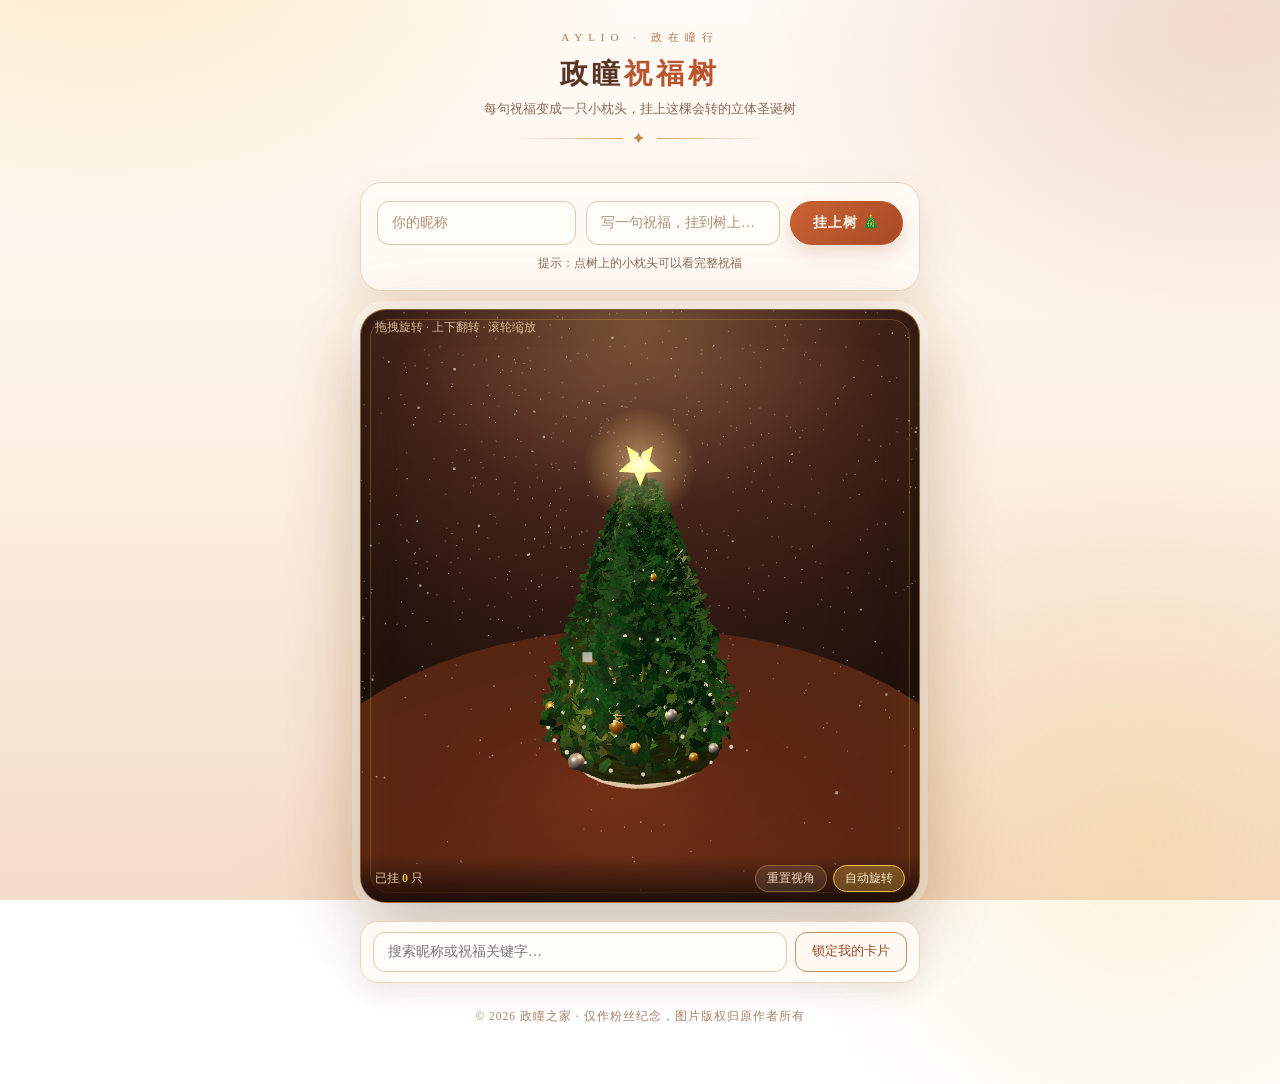
<file: blessing.html>
<!DOCTYPE html>
<html lang="zh-CN">
<head>
<meta charset="UTF-8" />
<meta name="viewport" content="width=device-width, initial-scale=1.0, maximum-scale=1.0, user-scalable=no" />
<title>政瞳祝福树 · 3D</title>
<link rel="icon" href="data:image/svg+xml,<svg xmlns='http://www.w3.org/2000/svg' viewBox='0 0 100 100'><text y='.9em' font-size='90'>🎄</text></svg>" />
<style>
  *{margin:0;padding:0;box-sizing:border-box;-webkit-tap-highlight-color:transparent;}
  :root{ --gold:#F2C14E; --gold2:#E09A2E; --ink:#4A2E21; --terracotta:#B9542C; --cream:#FFF7EF; --line:#EAD3BE; }
  html,body{min-height:100%;}
  body{
    color:var(--ink);font-family:"Songti SC","Noto Serif SC",Georgia,serif;overflow-x:hidden;
    background:
      radial-gradient(900px 540px at 8% -12%, rgba(242,193,78,.32), rgba(242,193,78,0) 62%),
      radial-gradient(760px 500px at 96% 2%, rgba(185,84,44,.20), rgba(185,84,44,0) 64%),
      radial-gradient(620px 460px at 50% 108%, rgba(217,138,91,.20), rgba(217,138,91,0) 70%),
      linear-gradient(180deg,#FFFBF6 0%,#FDF1E5 46%,#F4DDC8 100%);
    background-attachment:fixed;
  }
  body::before{
    content:"";position:fixed;inset:0;pointer-events:none;z-index:0;
    background-image:
      radial-gradient(rgba(160,108,70,.19) .7px, transparent .7px),
      radial-gradient(rgba(185,84,44,.12) .7px, transparent .7px);
    background-size:22px 22px,34px 34px;
    background-position:0 0,11px 11px;
    opacity:.32;
  }
  body::after{
    content:"";position:fixed;right:-20vw;bottom:-26vw;width:62vw;height:62vw;border-radius:50%;
    background:radial-gradient(circle,rgba(242,193,78,.19),rgba(242,193,78,0) 68%);
    pointer-events:none;z-index:0;
  }
  .wrap{position:relative;z-index:1;max-width:920px;margin:0 auto;padding:26px 16px 60px;}

  header{text-align:center;padding:4px 0 18px;}
  header .kicker{font-size:11px;letter-spacing:6px;color:#B47752;}
  header h1{font-size:28px;letter-spacing:4px;margin:10px 0 7px;color:#5A3524;text-shadow:0 2px 0 rgba(255,255,255,.55);}
  header h1 span{color:var(--terracotta);}
  header p{font-size:13px;color:#8A6A58;}
  .header-rule{display:flex;align-items:center;justify-content:center;gap:11px;max-width:250px;margin:15px auto 0;color:#C08A4B;font-size:10px;letter-spacing:2px;}
  .header-rule::before,.header-rule::after{content:"";flex:1;height:1px;background:linear-gradient(90deg,rgba(192,138,75,0),rgba(192,138,75,.75));}
  .header-rule::after{background:linear-gradient(90deg,rgba(192,138,75,.75),rgba(192,138,75,0));}

  .stage-box{
    position:relative;width:100%;max-width:560px;margin:0 auto;
    aspect-ratio:1/1.06;border-radius:26px;overflow:hidden;
    border:1px solid rgba(242,193,78,.46);
    background:
      radial-gradient(120% 95% at 50% -8%, #6A3A26 0%, #4B281C 36%, #2C1710 68%, #190D09 100%);
    box-shadow:0 30px 70px rgba(96,52,28,.30), 0 0 0 8px rgba(255,255,255,.40), inset 0 0 82px rgba(0,0,0,.38), 0 0 62px rgba(242,193,78,.12);
  }
  .stage-box::before{
    content:"";position:absolute;inset:0;pointer-events:none;z-index:1;
    background:
      radial-gradient(58% 42% at 50% 4%, rgba(255,214,150,.20), rgba(255,214,150,0) 72%),
      radial-gradient(72% 48% at 50% 100%, rgba(185,84,44,.18), rgba(185,84,44,0) 70%);
  }
  .stage-box::after{
    content:"";position:absolute;inset:9px;border:1px solid rgba(242,193,78,.26);border-radius:19px;pointer-events:none;z-index:4;
    box-shadow:inset 0 0 36px rgba(242,193,78,.06);
  }
  #scene{display:block;width:100%;height:100%;cursor:grab;touch-action:none;}
  #scene.dragging{cursor:grabbing;}

  .hud{position:absolute;left:0;right:0;bottom:0;z-index:5;padding:10px 14px;display:flex;align-items:center;justify-content:space-between;gap:8px;font-size:12px;color:#EAD1B5;background:linear-gradient(0deg,rgba(22,11,8,.90),rgba(22,11,8,0));}
  .hud .count b{color:var(--gold);}
  .hud .tools{display:flex;gap:6px;}
  .tool{background:rgba(255,244,226,.10);border:1px solid rgba(242,193,78,.34);color:#F0D9BD;border-radius:999px;padding:5px 11px;font-size:11.5px;cursor:pointer;font-family:inherit;transition:.2s;}
  .tool:hover{background:rgba(242,193,78,.22);color:#fff;}
  .tool.on{background:rgba(242,193,78,.3);border-color:var(--gold);color:#FFEFCF;}

  .stage-top{position:absolute;top:10px;left:14px;right:14px;z-index:5;display:flex;justify-content:space-between;font-size:11.5px;color:#E7C9A3;pointer-events:none;}
  .hint-drag{opacity:.9;}

  .panel{
    max-width:560px;margin:20px auto 0;background:rgba(255,251,246,.9);border:1px solid var(--line);
    border-radius:22px;padding:18px 16px;box-shadow:0 18px 40px rgba(120,65,35,.12);backdrop-filter:blur(7px);
  }
  .topbar{
    max-width:560px;margin:0 auto 14px;padding:10px 12px;
    background:rgba(255,251,246,.92);border:1px solid var(--line);border-radius:18px;
    box-shadow:0 10px 26px rgba(120,65,35,.10);backdrop-filter:blur(7px);
  }
  .topbar .searchrow{margin:0;}
  .topbar .search{
    flex:1;min-width:0;padding:11px 14px;border-radius:12px;border:1px solid #E2C6AD;
    background:#FFFDF8;color:var(--ink);font-family:inherit;font-size:14px;outline:none;transition:.2s;
  }
  .topbar .search:focus{border-color:#C98E62;box-shadow:0 0 0 3px rgba(201,142,98,.16);}
  .searchrow{display:flex;gap:8px;margin-bottom:10px;}
  .panel input.search{flex:1;min-width:0;}
  .lockbtn{padding:0 16px;border-radius:12px;border:1px solid #C98E62;background:#FFF9F1;color:#9A4B28;font-family:inherit;font-size:12.5px;cursor:pointer;transition:.2s;white-space:nowrap;}
  .lockbtn:hover{background:#F7E3CE;}
  .lockbtn.on{background:linear-gradient(135deg,#E0A15E,#C56F3D);border-color:#C56F3D;color:#FFF9F1;box-shadow:0 0 14px rgba(224,161,94,.45);}
  .panel .row{display:flex;gap:10px;flex-wrap:wrap;}
  .panel input{
    padding:12px 14px;border-radius:12px;border:1px solid #E2C6AD;
    background:#FFFDF8;color:var(--ink);font-family:inherit;font-size:14px;outline:none;transition:.2s;
  }
  .panel input:focus{border-color:var(--terracotta);box-shadow:0 0 0 3px rgba(185,84,44,.1);}
  .panel input::placeholder{color:#B0907B;}
  .panel input.name{flex:0 0 108px;}
  .panel input.text{flex:1 1 180px;min-width:150px;}
  .btn{padding:12px 22px;border-radius:999px;border:1px solid #B9542C;background:linear-gradient(135deg,#C96235,#A94A24);color:#FFF7ED;font-size:14px;letter-spacing:1px;cursor:pointer;font-family:inherit;font-weight:700;transition:.2s;white-space:nowrap;box-shadow:0 8px 18px rgba(169,74,36,.2);}
  .btn:hover{background:linear-gradient(135deg,#B9542C,#8F3D1D);border-color:#8F3D1D;color:#fff;}
  .panel .tip{font-size:12px;color:#8B6A58;margin-top:10px;text-align:center;}

  footer{text-align:center;margin-top:26px;font-size:11.5px;color:#A98268;letter-spacing:1px;}

  /* 详情浮层 */
  .note-view{position:fixed;inset:0;z-index:60;display:none;align-items:center;justify-content:center;padding:24px;background:rgba(45,26,16,.62);backdrop-filter:blur(6px);}
  .note-view.show{display:flex;animation:fadeIn .25s ease;}
  @keyframes fadeIn{from{opacity:0;}to{opacity:1;}}
  .note-box{width:100%;max-width:320px;border-radius:20px;padding:24px 22px 18px;position:relative;
    background:linear-gradient(160deg,#fff4e2,#f7e0a8 55%,#eec46e);border:1px solid var(--gold);
    box-shadow:0 0 44px rgba(242,193,78,.42),0 24px 60px rgba(0,0,0,.45);animation:popin .38s cubic-bezier(.2,1.3,.4,1);}
  @keyframes popin{from{transform:scale(.75);opacity:0;}to{transform:scale(1);opacity:1;}}
  .note-box .nv-name{font-size:13px;color:#8A5A12;letter-spacing:1px;margin-bottom:9px;}
  .note-box .nv-text{font-size:16px;line-height:1.8;color:#4A2E08;word-break:break-word;}
  .note-box .nv-time{font-size:10.5px;color:#A98444;margin-top:12px;}
  .note-box .nv-actions{display:flex;gap:9px;justify-content:flex-end;margin-top:14px;}
  .nv-lock{background:rgba(242,193,78,.18);border:1px solid #C99A3E;color:#8A5A12;border-radius:999px;padding:7px 15px;font-size:12.5px;cursor:pointer;font-family:inherit;display:none;}
  .nv-lock:hover{background:rgba(242,193,78,.32);}
  .nv-lock.on{background:#E09A2E;border-color:#E09A2E;color:#FFF9F1;}
  .nv-del{background:none;border:1px solid #C99A3E;color:#8A5A12;border-radius:999px;padding:7px 15px;font-size:12.5px;cursor:pointer;font-family:inherit;}
  .nv-del:hover{background:rgba(201,154,62,.16);}
  .nv-close{background:#E09A2E;border:1px solid #E09A2E;color:#fff;border-radius:999px;padding:7px 18px;font-size:12.5px;cursor:pointer;font-family:inherit;}

  .loading{position:absolute;inset:0;display:flex;align-items:center;justify-content:center;flex-direction:column;gap:12px;color:#F0D9BD;font-size:13px;z-index:9;background:radial-gradient(120% 95% at 50% -8%,#6A3A26 0%,#4B281C 36%,#2C1710 68%,#190D09 100%);}
  .loading .spin{width:26px;height:26px;border-radius:50%;border:2px solid rgba(242,193,78,.35);border-top-color:var(--gold);animation:sp .8s linear infinite;}
  @keyframes sp{to{transform:rotate(360deg);}}
  .loading.hide{display:none;}

  @media (max-width: 520px){
    .wrap{padding:18px 12px 40px;}
    header h1{font-size:23px;letter-spacing:3px;}
    header p{font-size:12px;}
    .header-rule{max-width:190px;margin-top:13px;}
    .hint-drag{font-size:10px;}
    .stage-top{font-size:10px;}
    .hud{padding:8px 11px;font-size:11px;}
    .tool{padding:4px 9px;font-size:10.5px;}
    .panel{padding:14px 12px;border-radius:16px;}
    .panel .row{flex-direction:column;gap:8px;}
    .panel input.name,.panel input.text{flex:1 1 auto;width:100%;min-width:0;}
    .searchrow{flex-direction:column;}
    .lockbtn{padding:10px 14px;}
    .btn{width:100%;}
  }
</style>
<style>
/* 写作区在上，搜索区在下 */
.panel + .stage-box{margin-top:18px;}
.stage-box + .topbar{margin:18px auto 0;}
</style>
</head>
<body>
<div class="wrap">
  <header>
    <div class="kicker">AYLIO · 政在瞳行</div>
    <h1>政瞳<span>祝福树</span></h1>
    <p>每句祝福变成一只小枕头，挂上这棵会转的立体圣诞树</p>
    <div class="header-rule"><span>✦</span></div>
  </header>


  <div class="panel">

    <div class="row">
      <input class="name" id="noteName" placeholder="你的昵称" maxlength="12" />
      <input class="text" id="noteText" placeholder="写一句祝福，挂到树上…" maxlength="60" />
      <button class="btn" id="noteSend">挂上树 🎄</button>
    </div>
    <div class="tip" id="tipTxt">提示：点树上的小枕头可以看完整祝福</div>
  </div>

  <div class="stage-box" id="stageBox">
    <canvas id="scene"></canvas>
    <div class="stage-top">
      <span class="hint-drag">拖拽旋转 · 上下翻转 · 滚轮缩放</span>
    </div>
    <div class="hud">
      <span class="count">已挂 <b id="countTxt">0</b> 只</span>
      <div class="tools">
        <button class="tool" id="btnReset">重置视角</button>
        <button class="tool on" id="btnSpin">自动旋转</button>
      </div>
    </div>
    <div class="loading" id="loading"><div class="spin"></div><span>正在点亮圣诞树…</span></div>
  </div>

  <div class="topbar">
    <div class="searchrow">
      <input class="search" id="wallSearch" type="search" placeholder="搜索昵称或祝福关键字…" autocomplete="off" />
      <button class="lockbtn" id="btnLock" type="button">锁定我的卡片</button>
    </div>
  </div>


  <footer>© 2026 政瞳之家 · 仅作粉丝纪念，图片版权归原作者所有</footer>
</div>

<div class="note-view" id="noteView">
  <div class="note-box">
    <div class="nv-name" id="nvName"></div>
    <div class="nv-text" id="nvText"></div>
    <div class="nv-time" id="nvTime"></div>
    <div class="nv-actions">
      <button class="nv-lock" id="nvLock">锁定这张</button>
      <button class="nv-del" id="nvDel">摘下这只</button>
      <button class="nv-close" id="nvClose">收好</button>
    </div>
  </div>
</div>

<script type="module">
/* ============ 基础配置 ============ */
const WALL_KEY = 'aylio_wall_v1';
const PILLOW_SRC = '[data-uri]';
const MAX_CARDS = 99999;  // 祝福卡不限量

/* ============ 加载 Three.js（双 CDN 兜底） ============ */
let THREE = null;
for (const url of [
  'https://yzzktnkfprpystxbhnln.supabase.co/storage/v1/object/public/wall/games/three-parkour.min.js?v=3',
  './three.module.min.js',
  'https://cdn.jsdelivr.net/npm/three@0.160.0/build/three.module.min.js',
  'https://unpkg.com/three@0.160.0/build/three.module.min.js'
]){
  try{ THREE = await import(url); break; } catch(e){ console.warn('CDN 失败', url); }
}
if(!THREE){
  document.getElementById('loading').innerHTML = '<span>3D 引擎加载失败，请检查网络后刷新</span>';
  throw new Error('three.js unavailable');
}

/* ============ 场景 ============ */
const canvas = document.getElementById('scene');
const stageBox = document.getElementById('stageBox');
let renderer = null;
try{
  renderer = new THREE.WebGLRenderer({canvas, antialias:true, alpha:true});
  renderer.setPixelRatio(Math.min(devicePixelRatio||1, 2));
  renderer.toneMapping = THREE.ACESFilmicToneMapping;
  renderer.toneMappingExposure = 1.3;
  renderer.outputColorSpace = THREE.SRGBColorSpace;
}catch(err){
  console.warn('WebGL 不可用', err);
  document.getElementById('loading').innerHTML = '<span>当前浏览器不支持 3D 渲染，换个浏览器或开启硬件加速试试</span>';
}

const scene = new THREE.Scene();
scene.fog = new THREE.FogExp2(0x2A1810, 0.010);

const camera = new THREE.PerspectiveCamera(42, 1, 0.1, 200);

/* 尺寸 */
function resize(){
  const w = stageBox.clientWidth, h = stageBox.clientHeight;
  if(renderer) renderer.setSize(w, h, false);
  camera.aspect = w/h;
  camera.updateProjectionMatrix();
}
resize();

/* ============ 灯光 ============ */
scene.add(new THREE.AmbientLight(0x6B4533, 0.95));
scene.add(new THREE.HemisphereLight(0xF3CDA6, 0x2B1710, 1.05));

const key = new THREE.DirectionalLight(0xffe7ba, 2.55);
key.position.set(-7, 16, 10);
scene.add(key);

const rim = new THREE.DirectionalLight(0xF0B07A, 0.92);
rim.position.set(6, 9, -12);
scene.add(rim);

// 树内心暖光
const inner1 = new THREE.PointLight(0xff9c3c, 14, 24, 2);
inner1.position.set(0, 3.2, 2.2); scene.add(inner1);
const inner2 = new THREE.PointLight(0xffd08a, 11, 20, 2);
inner2.position.set(0, 7.6, -1.6); scene.add(inner2);

/* ============ 树的尺寸参数 ============ */
const TREE_H = 9.6;       // 树冠高度
const TREE_R = 3.55;      // 底部半径
const LAYER_N = 15;

// 轮廓：给定高度 y 的半径（细长杉树）
function radiusAtY(y){
  const t = Math.max(0, Math.min(1, (y - 0.5) / TREE_H));
  return TREE_R * Math.pow(1 - t, 0.88) + 0.12;
}

const treeGroup = new THREE.Group();
scene.add(treeGroup);

/* ---- 树干 ---- */
const trunk = new THREE.Mesh(
  new THREE.CylinderGeometry(0.34, 0.5, 2.2, 14),
  new THREE.MeshStandardMaterial({color:0x3a2414, roughness:0.95})
);
trunk.position.y = 0.9;
treeGroup.add(trunk);

/* ---- 树芯：低调的实心锥，负责遮挡与体积 ---- */
const coreTex = (()=>{
  const S = 128, c = document.createElement('canvas'); c.width = c.height = S;
  const g = c.getContext('2d');
  g.fillStyle = '#0b2a19'; g.fillRect(0,0,S,S);
  for(let i=0;i<1400;i++){
    const r = Math.random()*S, t = Math.random()*S;
    const rad = 1 + Math.random()*4;
    g.fillStyle = `hsla(${100+Math.random()*26},${38+Math.random()*20}%,${10+Math.random()*16}%,${0.35+Math.random()*0.5})`;
    g.beginPath(); g.arc(r,t,rad,0,7); g.fill();
  }
  const tx = new THREE.CanvasTexture(c);
  tx.colorSpace = THREE.SRGBColorSpace;
  tx.wrapS = tx.wrapT = THREE.RepeatWrapping;
  tx.repeat.set(3, 3);
  return tx;
})();
const coreMat = new THREE.MeshStandardMaterial({map: coreTex, color:0x8fa898, roughness:1, metalness:0});
const CORE_N = 14;
for(let i=0;i<CORE_N;i++){
  const p = i/(CORE_N-1);
  const yBottom = 0.5 + p*(TREE_H*0.93);
  const rBase = Math.max(0.2, radiusAtY(yBottom) * 0.8);
  const layerH = TREE_H * (0.155 + 0.06*(1-p));
  const cone = new THREE.Mesh(new THREE.ConeGeometry(rBase, layerH, 16, 1, true), coreMat);
  cone.position.y = yBottom + layerH/2;
  cone.rotation.y = i*0.63;
  treeGroup.add(cone);
}

/* ---- 针叶：成千上万个密集针簇，长出蓬松的真实轮廓 ---- */
function needleTexture(){
  const S = 256;
  const c = document.createElement('canvas'); c.width = c.height = S;
  const g = c.getContext('2d');
  g.clearRect(0,0,S,S);
  const cx = S*0.5, baseY = S*0.985, topY = S*0.05;

  // 主枝干
  g.lineCap = 'round';
  g.strokeStyle = 'hsl(104,30%,16%)';
  for(let i=0;i<3;i++){
    g.lineWidth = 4.5 - i;
    g.beginPath();
    g.moveTo(cx + (Math.random()-0.5)*5, baseY);
    g.quadraticCurveTo(cx + (Math.random()-0.5)*12, (baseY+topY)/2, cx + (Math.random()-0.5)*8, topY);
    g.stroke();
  }

  // 两侧细针：自下而上逐排外斜，羽状
  const pairs = 32;
  for(let i=0;i<pairs;i++){
    const t = i/(pairs-1);
    const y0 = baseY - t*(baseY-topY)*0.97;
    const len = (0.34 - 0.17*t) * S;
    [-1,1].forEach(sd=>{
      for(let k=0;k<3;k++){
        const jitter = (Math.random()-0.5)*10;
        const x0 = cx + sd*5;
        const sy = y0 + (k-1)*8 + jitter*0.4;
        const x1 = x0 + sd*len*(0.72 + Math.random()*0.4);
        const y1 = sy - len*(0.30 + Math.random()*0.34);
        const hue = 96 + Math.random()*24;
        const light = 14 + Math.random()*18 + (t*6);
        g.strokeStyle = `hsl(${hue},${38+Math.random()*14}%,${light}%)`;
        g.lineWidth = 1.5 + Math.random()*1.3;
        g.beginPath();
        g.moveTo(x0, sy);
        g.quadraticCurveTo(x0 + sd*len*0.35, sy - len*0.06, x1, y1);
        g.stroke();
      }
    });
  }
  // 顶部嫩针
  for(let i=0;i<10;i++){
    const sd = i%2 ? 1 : -1;
    g.strokeStyle = `hsl(${104+Math.random()*16},${44+Math.random()*12}%,${30+Math.random()*12}%)`;
    g.lineWidth = 1.3;
    g.beginPath();
    g.moveTo(cx, topY + Math.random()*S*0.12);
    g.lineTo(cx + sd*(S*0.03+Math.random()*S*0.05), topY - Math.random()*S*0.04);
    g.stroke();
  }

  const tex = new THREE.CanvasTexture(c);
  tex.colorSpace = THREE.SRGBColorSpace;
  tex.anisotropy = 4;
  return tex;
}

const needleTex = needleTexture();
const needleMaterial = new THREE.MeshStandardMaterial({
  map: needleTex, alphaTest: 0.44, side: THREE.DoubleSide,
  roughness: 0.78, metalness: 0.02,
  emissive: 0x0e2f1c, emissiveIntensity: 0.5,
  vertexColors: false
});

const isSmall = Math.min(innerWidth, innerHeight*1.1) < 520;
const NEEDLE_N = isSmall ? 7000 : 11000;
const needleGeo = new THREE.PlaneGeometry(1, 1);
const needleMesh = new THREE.InstancedMesh(needleGeo, needleMaterial, NEEDLE_N);
needleMesh.instanceMatrix.setUsage(THREE.DynamicDrawUsage);
needleMesh.frustumCulled = false;

const _m4 = new THREE.Matrix4(), _q1 = new THREE.Quaternion(), _q2 = new THREE.Quaternion();
const _pos = new THREE.Vector3(), _scl = new THREE.Vector3(), _n = new THREE.Vector3();
const _zAxis = new THREE.Vector3(0,0,1), _tan = new THREE.Vector3();
const _col = new THREE.Color();

for(let i=0;i<NEEDLE_N;i++){
  // 按面积采样：下部更密
  // 分层的枝盘：每层外缘密、层间留台阶，形成松树特有的层叠轮廓
  const LY = 17;
  const li = Math.min(LY-1, Math.floor(Math.pow(Math.random(), 0.55)*LY));
  const yBase = 0.7 + (li/LY)*(TREE_H*0.93);
  const LH = (TREE_H*0.93)/LY;
  const y = yBase + Math.pow(Math.random(), 0.7)*(LH*0.95);
  const ang = Math.random()*Math.PI*2;
  // 越靠层底越往外伸（枝条下垂），层顶收进去
  const drop = (y - yBase)/LH;
  const r = radiusAtY(yBase) * (1.02 - drop*0.26) * (0.86 + Math.random()*0.26);
  const edgeFade = Math.min(1, (y - 0.7)/1.1);   // 贴地两排收窄，别伸到雪地上
  const rr = r * (0.72 + 0.28*edgeFade);
  _pos.set(Math.cos(ang)*rr, y, Math.sin(ang)*rr);

  // 法线朝外并略向上，让针叶顺着枝向外长
  _n.set(Math.cos(ang), 0.10 + Math.random()*0.5, Math.sin(ang)).normalize();
  // 随机倾斜，让针叶朝向杂乱，任何角度看都不会变薄
  _tan.set(-Math.sin(ang), 0.32, Math.cos(ang)).normalize();
  _n.applyAxisAngle(_tan, (Math.random()*0.9 - 0.45));
  _n.normalize();
  _q1.setFromUnitVectors(_zAxis, _n);
  _q2.setFromAxisAngle(_n, Math.random()*Math.PI*2);
  _q1.multiply(_q2);

  const sc = (0.38 + Math.random()*0.34) * (1 - (y/TREE_H)*0.16);
  _scl.set(sc, sc, sc);
  _m4.compose(_pos, _q1, _scl);
  needleMesh.setMatrixAt(i, _m4);

  // 深浅不一的绿，暗部更沉、亮部更翠
  const shade = 0.42 + Math.random()*0.72;
  _col.setRGB(0.13*shade + 0.05, 0.53*shade + 0.10, 0.21*shade + 0.06);
  needleMesh.setColorAt(i, _col);
}
needleMesh.instanceColor.needsUpdate = true;
needleMesh.instanceMatrix.needsUpdate = true;
treeGroup.add(needleMesh);

/* ---- 装饰球 ---- */
const ballGoldMat = new THREE.MeshStandardMaterial({color:0xf2c14e, metalness:0.82, roughness:0.22, emissive:0x6a3d00, emissiveIntensity:0.5});
const ballSilverMat = new THREE.MeshStandardMaterial({color:0xe2e8f2, metalness:0.8, roughness:0.24, emissive:0x25344a, emissiveIntensity:0.35});
const ballGeo = new THREE.SphereGeometry(1, 18, 14);

const rnd = (a,b)=>a+Math.random()*(b-a);
const ballList = [];
for(let i=0;i<86;i++){
  const y = rnd(1.1, TREE_H*0.94);
  const ang = rnd(0, Math.PI*2);
  const rad = radiusAtY(y) * rnd(0.72, 0.98);
  const size = rnd(0.15, 0.3) * (1 - y/TREE_H*0.35);
  const ball = new THREE.Mesh(ballGeo, Math.random()<0.55 ? ballGoldMat : ballSilverMat);
  ball.scale.setScalar(size);
  ball.position.set(Math.cos(ang)*rad, y, Math.sin(ang)*rad);
  treeGroup.add(ball);
  ballList.push({mesh:ball, base:size, ph:rnd(0,6.28)});
}

/* ---- 灯串（螺旋） ---- */
const bulbGeo = new THREE.SphereGeometry(0.062, 8, 8);
const bulbMat = new THREE.MeshBasicMaterial({color:0xffd98a});
const bulbs = [];
const BULB_N = 165;
for(let i=0;i<BULB_N;i++){
  const t = i/BULB_N;
  const y = 1.0 + t*(TREE_H*0.9);
  const ang = t*Math.PI*2*8.5 + Math.sin(i*0.5)*0.15;
  const rad = radiusAtY(y)*0.96 + 0.04;
  const b = new THREE.Mesh(bulbGeo, bulbMat.clone());
  b.position.set(Math.cos(ang)*rad, y, Math.sin(ang)*rad);
  b.scale.setScalar(0.75 + Math.random()*0.5);
  treeGroup.add(b);
  bulbs.push({mesh:b, ph:Math.random()*6.28});
}

/* ---- 顶星 ---- */
const starShape = new THREE.Shape();
for(let i=0;i<10;i++){
  const r = i%2===0 ? 0.82 : 0.34;
  const a = Math.PI/5*i - Math.PI/2;
  const x = Math.cos(a)*r, y = Math.sin(a)*r;
  i===0 ? starShape.moveTo(x,y) : starShape.lineTo(x,y);
}
starShape.closePath();
const starGeo = new THREE.ExtrudeGeometry(starShape, {depth:0.12, bevelEnabled:true, bevelThickness:0.04, bevelSize:0.04, bevelSegments:1});
starGeo.scale(0.8,0.8,1);
const starMat = new THREE.MeshStandardMaterial({color:0xffe9a6, metalness:0.85, roughness:0.16, emissive:0xffa000, emissiveIntensity:1.05});
const star = new THREE.Mesh(starGeo, starMat);
star.position.set(0, TREE_H + 0.75, 0);
treeGroup.add(star);

// 星顶光晕（始终面向相机）
function glowTexture(){
  const c = document.createElement('canvas'); c.width=c.height=256;
  const g = c.getContext('2d');
  const rg = g.createRadialGradient(128,128,4,128,128,126);
  rg.addColorStop(0,'rgba(255,235,170,.95)');
  rg.addColorStop(0.25,'rgba(255,200,100,.5)');
  rg.addColorStop(1,'rgba(255,170,60,0)');
  g.fillStyle=rg; g.fillRect(0,0,256,256);
  const t = new THREE.CanvasTexture(c); t.colorSpace = THREE.SRGBColorSpace; return t;
}
const glowTex = glowTexture();
const starGlow = new THREE.Sprite(new THREE.SpriteMaterial({map:glowTex, blending:THREE.AdditiveBlending, transparent:true, depthWrite:false, depthTest:false}));
starGlow.scale.set(4.0,4.0,1);
starGlow.position.set(0, TREE_H + 0.75, 0);
treeGroup.add(starGlow);

/* ---- 雪地 ---- */
const ground = new THREE.Mesh(
  new THREE.CircleGeometry(12, 48),
  new THREE.MeshStandardMaterial({color:0x4A2A1D, roughness:1, metalness:0})
);
ground.rotation.x = -Math.PI/2;
ground.position.y = -0.02;
scene.add(ground);

// 树下雪堆
const drift = new THREE.Mesh(
  new THREE.SphereGeometry(2.45, 26, 12, 0, Math.PI*2, 0, Math.PI/2),
  new THREE.MeshStandardMaterial({color:0xEAD6C2, roughness:1})
);
drift.scale.set(1, 0.13, 1);
drift.position.y = 0.02;
scene.add(drift);

/* ---- 远景星空 ---- */
const starfieldGeo = new THREE.BufferGeometry();
const stPos = [];
for(let i=0;i<1400;i++){
  const r = rnd(26, 60), th = rnd(0, Math.PI*2), ph = rnd(0.05, Math.PI/2.05);
  stPos.push(Math.sin(ph)*Math.cos(th)*r, Math.cos(ph)*r - 6, Math.sin(ph)*Math.sin(th)*r);
}
starfieldGeo.setAttribute('position', new THREE.Float32BufferAttribute(stPos,3));
const starfield = new THREE.Points(starfieldGeo, new THREE.PointsMaterial({color:0xFFE9C9, size:0.2, sizeAttenuation:true, transparent:true, opacity:0.72}));
scene.add(starfield);

/* ---- 飘雪 ---- */
const SNOW_N = 1500;
const snowGeo = new THREE.BufferGeometry();
const snowPos = new Float32Array(SNOW_N*3);
for(let i=0;i<SNOW_N;i++){
  snowPos[i*3]   = rnd(-16,16);
  snowPos[i*3+1] = rnd(0,18);
  snowPos[i*3+2] = rnd(-16,16);
}
snowGeo.setAttribute('position', new THREE.BufferAttribute(snowPos,3));
const snow = new THREE.Points(snowGeo, new THREE.PointsMaterial({color:0xffffff, size:0.075, sizeAttenuation:true, transparent:true, opacity:0.6, depthWrite:false}));
scene.add(snow);

/* ============ 相机轨道控制 ============ */
const CAM_TARGET = new THREE.Vector3(0, 5.6, 0);
const CAM_DIST0 = Math.min(innerWidth, innerHeight*1.1) < 520 ? 21 : 26;
let camTheta = 0.42, camPhi = 1.22, camDist = CAM_DIST0;
const PHI_MIN = 0.5, PHI_MAX = 1.74, DIST_MIN = 12, DIST_MAX = 40;

function applyCamera(){
  camera.position.set(
    camDist*Math.sin(camPhi)*Math.sin(camTheta),
    camDist*Math.cos(camPhi) + CAM_TARGET.y,
    camDist*Math.sin(camPhi)*Math.cos(camTheta)
  );
  camera.lookAt(CAM_TARGET);
}
applyCamera();

let autoSpin = true;
let dragging = false, lastX = 0, lastY = 0, movedDist = 0;
const pointers = new Map();
let pinchStart = 0, pinchDist0 = 0;

function onDown(e){
  canvas.setPointerCapture?.(e.pointerId);
  pointers.set(e.pointerId, {x:e.clientX, y:e.clientY});
  if(pointers.size === 1){
    dragging = true; movedDist = 0;
    lastX = e.clientX; lastY = e.clientY;
    canvas.classList.add('dragging');
  } else if(pointers.size === 2){
    const pts = [...pointers.values()];
    pinchDist0 = Math.hypot(pts[0].x-pts[1].x, pts[0].y-pts[1].y);
    pinchStart = camDist;
  }
}
function onMove(e){
  if(!pointers.has(e.pointerId)) return;
  pointers.set(e.pointerId, {x:e.clientX, y:e.clientY});

  if(pointers.size === 2){
    const pts = [...pointers.values()];
    const d = Math.hypot(pts[0].x-pts[1].x, pts[0].y-pts[1].y);
    if(pinchDist0 > 10){
      camDist = Math.max(DIST_MIN, Math.min(DIST_MAX, pinchStart * (pinchDist0/d)));
      applyCamera();
    }
    movedDist += 20;
    return;
  }
  if(!dragging) return;
  const dx = e.clientX - lastX, dy = e.clientY - lastY;
  lastX = e.clientX; lastY = e.clientY;
  movedDist += Math.abs(dx) + Math.abs(dy);
  camTheta -= dx * 0.0075;
  camPhi = Math.max(PHI_MIN, Math.min(PHI_MAX, camPhi - dy * 0.0055));
  applyCamera();
}
function onUp(e){
  pointers.delete(e.pointerId);
  if(pointers.size === 0){ dragging = false; canvas.classList.remove('dragging'); }
  if(pointers.size === 1){ const p=[...pointers.values()][0]; lastX=p.x; lastY=p.y; }
}
canvas.addEventListener('pointerdown', onDown);
canvas.addEventListener('pointermove', onMove);
canvas.addEventListener('pointerup', onUp);
canvas.addEventListener('pointercancel', onUp);
canvas.addEventListener('wheel', e=>{
  e.preventDefault();
  camDist = Math.max(DIST_MIN, Math.min(DIST_MAX, camDist + e.deltaY*0.02));
  applyCamera();
}, {passive:false});

document.getElementById('btnReset').onclick = ()=>{
  camTheta = 0.42; camPhi = 1.22; camDist = CAM_DIST0; applyCamera();
};
const btnSpin = document.getElementById('btnSpin');
btnSpin.onclick = ()=>{
  autoSpin = !autoSpin;
  btnSpin.classList.toggle('on', autoSpin);
};

/* ============ 祝福卡片（枕头牌） ============ */
let pillowImg = null;
await new Promise(res=>{
  const im = new Image();
  im.onload = ()=>{ pillowImg = im; res(); };
  im.onerror = ()=>{ res(); };
  im.src = PILLOW_SRC;
});

const cardLayer = new THREE.Group();
treeGroup.add(cardLayer);

const texCache = new Map();
function cardTexture(name){
  const key = name.slice(0,6);
  if(texCache.has(key)) return texCache.get(key);

  const S = 512;
  const c = document.createElement('canvas'); c.width = c.height = S;
  const g = c.getContext('2d');

  // 暖光背光：让牌在暗夜里像一盏小灯
  const rg = g.createRadialGradient(S/2, S*0.5, S*0.16, S/2, S*0.5, S*0.5);
  rg.addColorStop(0, 'rgba(255,214,150,0.92)');
  rg.addColorStop(0.45, 'rgba(255,180,90,0.45)');
  rg.addColorStop(1, 'rgba(255,150,60,0)');
  g.fillStyle = rg;
  g.fillRect(0, 0, S, S);

  // 只露出枕头的上半小角，下半藏进树叶里
  if(pillowImg){
    const iw = S*0.82;
    const ih = iw * (pillowImg.height/pillowImg.width);
    const sh = pillowImg.height*0.58;
    g.drawImage(pillowImg, 0, 0, pillowImg.width, sh,
      (S-iw)/2, S*0.10, iw, ih*0.58);
  }else{
    g.fillStyle = '#F08A3C';
    g.beginPath(); g.roundRect(S*0.14,S*0.12,S*0.72,S*0.42,S*0.14); g.fill();
  }

  const tex = new THREE.CanvasTexture(c);
  tex.colorSpace = THREE.SRGBColorSpace;
  tex.anisotropy = 4;
  texCache.set(key, tex);
  return tex;
}

let cardObjs = [];   // {sprite, note, base:{pos}, ph, born, glow}
let searchQuery = '';
const MY_TS_KEY = 'aylio_my_note_ts';
function readMyTs(){
  try{ return localStorage.getItem(MY_TS_KEY) || ''; }catch(e){ return ''; }
}
function findMyNote(notes){
  const ts = readMyTs();
  let mine = ts ? notes.find(x=>String(x.ts)===ts) : null;
  if(!mine){
    const nm = (document.getElementById('noteName')?.value || '').trim();
    if(nm) mine = notes.find(x=>(x.name||'')===nm);
  }
  return mine || null;
}
function updateLockBtn(){
  const btn = document.getElementById('btnLock');
  if(!btn) return;
  const mine = findMyNote(loadWall());
  const on = !!(mine && mine.locked);
  btn.classList.toggle('on', on);
  btn.textContent = on ? '取消锁定' : '锁定我的卡片';
}
function toggleLock(ts){
  const arr = loadWall();
  const item = arr.find(x=>String(x.ts)===String(ts));
  if(!item) return;
  const next = !item.locked;
  saveWall(arr.map(x=>String(x.ts)===String(ts) ? Object.assign({}, x, {locked: next}) : x));
  if(next){ try{ localStorage.setItem(MY_TS_KEY, String(ts)); }catch(e){} }
  buildCards(false);
  if(currentNote && String(currentNote.ts)===String(ts)){
    const live = loadWall().find(x=>String(x.ts)===String(ts));
    if(live){ currentNote = live; openNote(live); }
  }
  updateLockBtn();
  tipTxt.textContent = next ? '已锁定你的小枕头，它会在树上发光 ✨' : '已取消锁定';
}
const raycaster = new THREE.Raycaster();
raycaster.near = 0;

const GOLDEN = Math.PI * (3 - Math.sqrt(5));
function slotPos(i, n){
  // 黄金角散点：均匀铺满整棵树的表面，不形成规则斜带
  const t = n === 1 ? 0.5 : (i + 0.5) / n;
  const u = (1 - Math.sqrt(1 - t)) * 0.9;   // 按树冠面积分布：下密上疏，顶部留给星
  const y = 1.25 + u*(TREE_H*0.86) + (Math.random()-0.5)*0.26;
  const ang = i*GOLDEN + (Math.random()-0.5)*0.12;
  const depth = 1.18 + Math.random()*0.12;       // 一律挂在树冠外缘，避免被针叶吞掉
  const rad = radiusAtY(y) * depth + 0.48;
  return new THREE.Vector3(Math.cos(ang)*rad, y, Math.sin(ang)*rad);
}

function buildCards(isNew){
  cardObjs.forEach(o=>{ cardLayer.remove(o.sprite); if(o.glow) cardLayer.remove(o.glow); });
  cardObjs = [];
  texCache.clear();

  const allNotes = loadWall().slice(0, MAX_CARDS);
  document.getElementById('countTxt').textContent = allNotes.length;
  const q = searchQuery.trim().toLowerCase();
  const filtered = q ? allNotes.filter(note=>((note.name||'')+' '+(note.text||'')).toLowerCase().indexOf(q)>=0) : allNotes;
  const notes = filtered.slice(0, MAX_CARDS).reverse();
  const n = notes.length;
  const loading = document.getElementById('loading');

  notes.forEach((note, i)=>{
    const name = (note.name || '小枕头').slice(0,4);
    const tex = cardTexture(name);
    // 用朝向相机的平面牌，比 Sprite 更稳：不会被深度剔除，也方便做光晕
    const mat = new THREE.MeshBasicMaterial({
      map: tex, transparent: true, alphaTest: 0.22, depthWrite: true, depthTest: true,
      toneMapped: false, fog: false, side: THREE.DoubleSide,
      color: note.locked ? 0xFFF1D2 : 0xF7E7CE
    });
    const sp = new THREE.Mesh(new THREE.PlaneGeometry(1,1), mat);
    sp.quaternion.copy(camera.quaternion);
    const base = slotPos(i, n);
    // 牌越多越小，避免把树糊成一片橘色
    const dense = Math.max(0, Math.min(1, (n - 30)/170));
    const s0 = (n <= 30 ? 1.9 : 1.32) - dense*0.55;
    const s = s0 * (0.94 + Math.random()*0.12);
    sp.scale.set(s, s*0.86, 1);
    sp.userData.roll=(Math.random()-0.5)*0.22;
    sp.userData.sx=s; sp.userData.sy=s*0.86;
    sp.rotateZ(sp.userData.roll);
    sp.position.copy(base);
    sp.userData.note = note;
    sp.userData.base = base.clone();
    sp.userData.ph = Math.random()*6.28;
    sp.userData.born = isNew && i === n-1 ? performance.now() : 0;

    cardLayer.add(sp);

    // 被锁定的卡片：额外加一层暖金色光晕，并缓慢呼吸
    let glow = null;
    if(note.locked){
      glow = new THREE.Mesh(new THREE.PlaneGeometry(1,1), new THREE.MeshBasicMaterial({
        map: glowTex, color: 0xFFC56B, transparent: true, opacity: .55,
        blending: THREE.AdditiveBlending, depthWrite: false, depthTest: false, fog: false, side: THREE.DoubleSide
      }));
      glow.quaternion.copy(camera.quaternion);
      glow.position.copy(base); glow.position.z -= 0.06;
      glow.scale.set(s*2.05, s*2.05, 1);
      cardLayer.add(glow);
    }
    cardObjs.push({sprite: sp, note, base, ph: sp.userData.ph, dropped: sp.userData.born > 0, glow});
  });
}

/* 存储 */
const DEMO_N = parseInt(new URLSearchParams(location.search).get('demo') || '0', 10);
const DEMO_NAMES = ['小枕头','瞳瞳','政哥','阿柚','橘子','林小满','南风','糖霜','白桃','小猫','山楂','雨衣','小鹿','半夏','青柠','阿眠','橘子汽水','木木'];
const DEMO_TEXTS = ['要一直在一起呀','愿你们被温柔以待','真诚的人值得最好的','下一年也要一起过','雪天记得吃热饺子','生日快乐，永远开心','谢谢你们出现在这里','慢慢来，我们都等得起','每天都要顺顺利利','爱意不会减少一点点'];
let DEMO = null;
if(DEMO_N > 0){
  DEMO = Array.from({length: Math.min(DEMO_N, MAX_CARDS)}, (_, i)=>({
    name: DEMO_NAMES[i % DEMO_NAMES.length],
    text: DEMO_TEXTS[i % DEMO_TEXTS.length],
    ts: 1763000000000 - i*3600000
  }));
}
function loadWall(){
  if(DEMO) return DEMO.slice();
  try{ const a = JSON.parse(localStorage.getItem(WALL_KEY)) || []; return a.filter(x=>x&&x.text); }
  catch(e){ return []; }
}
function saveWall(arr){
  if(DEMO){ DEMO = arr.slice(); return; }
  localStorage.setItem(WALL_KEY, JSON.stringify(arr));
}

/* 点击卡片 */
let downPos = null;
canvas.addEventListener('pointerdown', e=>{ downPos = {x:e.clientX, y:e.clientY, t:Date.now()}; });
canvas.addEventListener('pointerup', e=>{
  if(!downPos) return;
  const moved = Math.hypot(e.clientX-downPos.x, e.clientY-downPos.y);
  const dt = Date.now()-downPos.t;
  downPos = null;
  if(moved > 8 || dt > 900) return;      // 拖拽或长按不算点击

  const rect = canvas.getBoundingClientRect();
  const ndc = new THREE.Vector2(
    ((e.clientX-rect.left)/rect.width)*2 - 1,
    -((e.clientY-rect.top)/rect.height)*2 + 1
  );
  raycaster.camera = camera;              // Sprite 被点选必须绑定相机
  camera.updateMatrixWorld();             // 确保相机/节点矩阵是最新的
  scene.updateMatrixWorld(true);
  raycaster.setFromCamera(ndc, camera);
  const hits = raycaster.intersectObjects(cardLayer.children, false);
  if(hits.length){
    openNote(hits[0].object.userData.note);
  }
});

/* ============ 详情浮层 ============ */
const noteView = document.getElementById('noteView');
const nvName = document.getElementById('nvName'), nvText = document.getElementById('nvText'),
      nvTime = document.getElementById('nvTime'), nvDel = document.getElementById('nvDel'),
      nvClose = document.getElementById('nvClose'), nvLock = document.getElementById('nvLock');
let currentNote = null;

function openNote(n){
  if(!n) return;
  currentNote = n;
  nvName.textContent = '@' + (n.name || '小枕头');
  nvText.textContent = n.text;
  nvTime.textContent = n.ts ? new Date(n.ts).toLocaleString('zh-CN',{hour12:false}) : '';
  const mine = findMyNote(loadWall());
  const own = !!(mine && String(mine.ts)===String(n.ts));
  nvLock.style.display = own ? 'inline-block' : 'none';
  nvLock.classList.toggle('on', !!n.locked);
  nvLock.textContent = n.locked ? '取消锁定' : '锁定这张';
  noteView.classList.add('show');
}
nvLock.onclick = ()=>{ if(currentNote) toggleLock(currentNote.ts); };
nvClose.onclick = ()=> noteView.classList.remove('show');
noteView.addEventListener('click', e=>{ if(e.target === noteView) noteView.classList.remove('show'); });
nvDel.onclick = ()=>{
  if(!currentNote) return;
  const arr = loadWall().filter(x=>x.ts !== currentNote.ts);
  saveWall(arr);
  buildCards(false);
  noteView.classList.remove('show');
};

/* ============ 提交 ============ */
const noteName = document.getElementById('noteName'), noteText = document.getElementById('noteText'),
      noteSend = document.getElementById('noteSend'), tipTxt = document.getElementById('tipTxt');

noteSend.onclick = ()=>{
  const txt = noteText.value.trim();
  if(!txt){ noteText.focus(); return; }
  const arr = loadWall();
  const mine = {name: noteName.value.trim() || '小枕头', text: txt, ts: Date.now(), locked: false};
  arr.unshift(mine);
  saveWall(arr);
  try{ localStorage.setItem(MY_TS_KEY, String(mine.ts)); }catch(e){}
  buildCards(true);
  updateLockBtn();
  noteText.value = '';
  tipTxt.textContent = '已挂上树，点「锁定我的卡片」可以让它发光 ✨';
};
noteText.addEventListener('keydown', e=>{ if(e.key === 'Enter') noteSend.click(); });

/* 搜索昵称 / 祝福内容 */
const wallSearch = document.getElementById('wallSearch');
let searchTimer = null;
if(wallSearch){
  wallSearch.addEventListener('input', ()=>{
    clearTimeout(searchTimer);
    searchTimer = setTimeout(()=>{ searchQuery = wallSearch.value.trim(); buildCards(false); }, 220);
  });
  wallSearch.addEventListener('search', ()=>{ searchQuery = wallSearch.value.trim(); buildCards(false); });
}
document.getElementById('btnLock').onclick = ()=>{
  const mine = findMyNote(loadWall());
  if(!mine){ tipTxt.textContent = '先在上面挂一句祝福，再锁定它'; return; }
  toggleLock(mine.ts);
};

buildCards(false);
updateLockBtn();
if(renderer) document.getElementById('loading').classList.add('hide');

/* 对外状态（也方便二次开发接小程序/其他页面） */
window.__tree3d = {
  THREE, scene, camera, treeGroup,
  state: ()=>({theta:camTheta, phi:camPhi, dist:camDist, cards:cardObjs.length, autoSpin}),
  setView: (th, ph, dist)=>{ camTheta=th; if(ph) camPhi=ph; if(dist) camDist=dist; applyCamera(); },
  cardScreenPos: (i)=>{
    const o = cardObjs[i]; if(!o) return null;
    const v = o.sprite.position.clone().project(camera);
    const r = canvas.getBoundingClientRect();
    return {x: r.left + (v.x+1)/2*r.width, y: r.top + (-v.y+1)/2*r.height};
  },
  openNote: (i)=>{ if(cardObjs[i]) openNote(cardObjs[i].note); }
};

/* ============ 渲染循环 ============ */
const clock = new THREE.Clock();
function animate(){
  requestAnimationFrame(animate);
  const t = clock.getElapsedTime();
  const now = performance.now();

  if(autoSpin && !dragging) { camTheta += 0.0022; applyCamera(); }

  // 树轻轻摇摆 + 装饰球呼吸
  treeGroup.rotation.y = Math.sin(t*0.16)*0.035;

  ballList.forEach(b=>{
    const k = 1 + 0.05*Math.sin(t*1.4 + b.ph);
    b.mesh.scale.setScalar(b.base*k);
  });
  bulbs.forEach(b=>{
    const a = 0.55 + 0.45*Math.sin(t*2.6 + b.ph);
    b.mesh.material.color.setRGB(1, 0.68 + a*0.1, 0.24 + a*0.2);
  });

  // 顶星旋转与光晕呼吸
  star.quaternion.copy(camera.quaternion);
  const pulse = 1 + 0.10*Math.sin(t*1.6);
  starGlow.scale.set(4.0*pulse, 4.0*pulse, 1);
  starGlow.material.opacity = 0.85 + 0.15*Math.sin(t*1.6);

  // 卡片：轻微摆动 + 新卡掉落
  cardObjs.forEach(o=>{
    o.sprite.position.x = o.base.x + Math.sin(t*1.1 + o.ph)*0.05;
    o.sprite.position.z = o.base.z + Math.cos(t*0.9 + o.ph)*0.05;
    o.sprite.quaternion.copy(camera.quaternion);
    o.sprite.rotateZ(o.sprite.userData.roll || 0);
    if(o.glow){
      o.glow.quaternion.copy(camera.quaternion);
      const gp = 1 + 0.11*Math.sin(t*2.4 + o.ph);
      o.glow.position.copy(o.sprite.position); o.glow.position.z -= 0.06;
      o.glow.scale.set(o.sprite.scale.x*2.05*gp, o.sprite.scale.y*2.15*gp, 1);
      o.glow.material.opacity = 0.40 + 0.20*Math.sin(t*2.4 + o.ph);
    }
    if(o.dropped){
      const dt = (now - o.sprite.userData.born) / 1000;
      const e = Math.min(1, dt/1.0);
      const ease = 1 - Math.pow(1-e, 3);
      o.sprite.position.y = o.base.y + (1-ease)*9;
      const k = 0.7 + 0.3*ease;
      o.sprite.scale.set(o.sprite.userData.sx*k, o.sprite.userData.sy*k, 1);
      if(e >= 1){ o.dropped = false; o.sprite.userData.born = 0; o.sprite.scale.set(o.sprite.userData.sx, o.sprite.userData.sy, 1); }
    }
  });

  // 雪
  const posAttr = snowGeo.attributes.position;
  for(let i=0;i<SNOW_N;i++){
    let y = posAttr.getY(i) - 0.055;
    let x = posAttr.getX(i) + Math.sin(t*0.5 + i)*0.006;
    if(y < 0){ y = 18; x = (Math.random()*32-16); posAttr.setZ(i, Math.random()*32-16); }
    posAttr.setY(i, y);
    posAttr.setX(i, x);
  }
  posAttr.needsUpdate = true;

  if(renderer) renderer.render(scene, camera);
}
resize();
animate();

addEventListener('resize', ()=>{ resize(); });
</script>
</body>
</html>
</file>
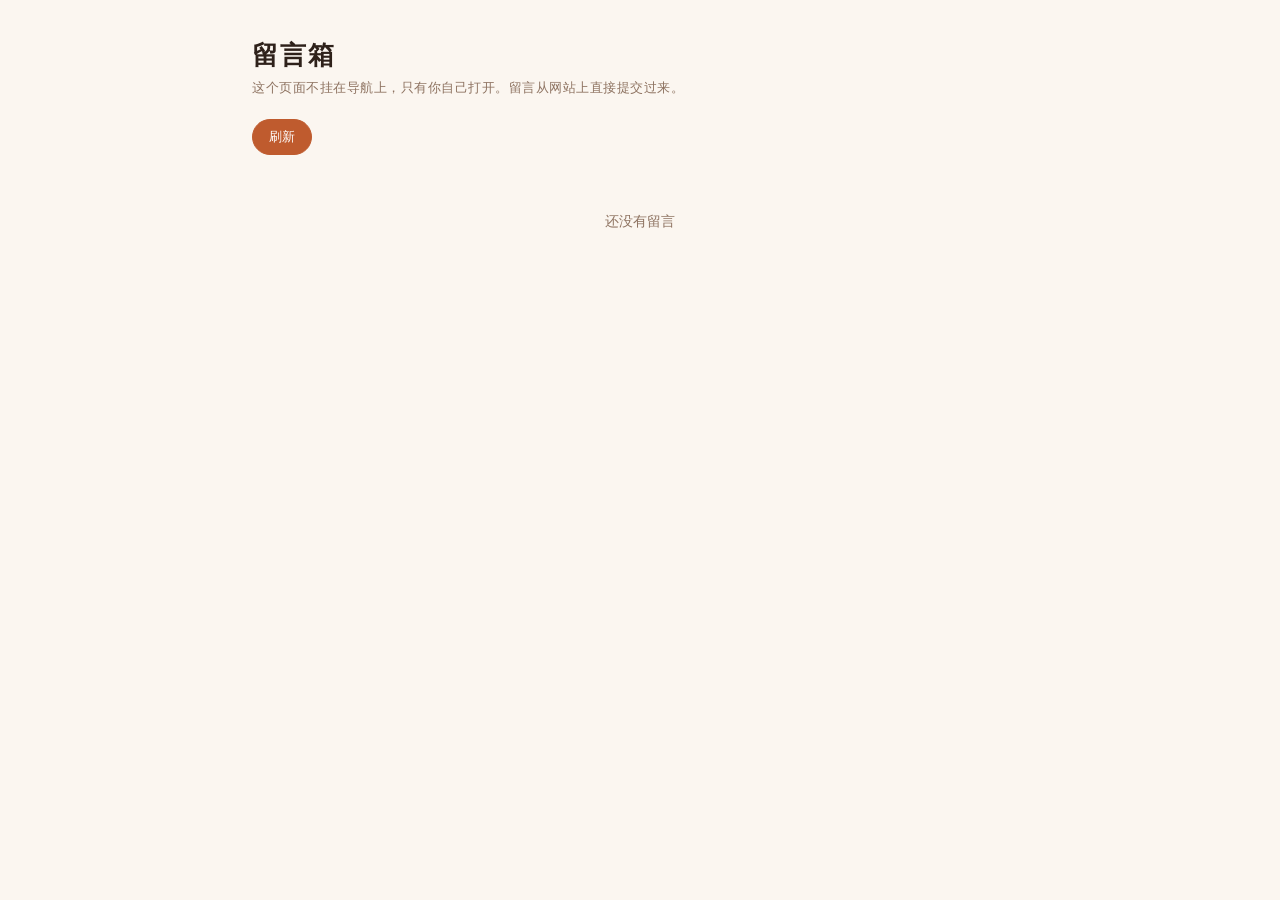
<file: inbox.html>
<!DOCTYPE html>
<html lang="zh-CN">
<head>
<script>
(function(){
  var COSBASE='https://aylio-media-1538364358.cos.ap-guangzhou.myqcloud.com/';
  var DATA='data/';
  var LS='aylio_gh:';
  var nativeFetch=window.fetch.bind(window);
  window.fetch=function(input,init){
    init=init||{};
    var url=(typeof input==='string')?input:((input&&input.url)||'');
    if(url.indexOf(COSBASE)===0){
      var path=url.slice(COSBASE.length);
      if(String(init.method||'GET').toUpperCase()==='PUT'){
        try{ localStorage.setItem(LS+path, typeof init.body==='string'?init.body:''); }catch(e){}
        return Promise.resolve(new Response('{}',{status:200,headers:{'Content-Type':'application/json'}}));
      }
      var local=null;
      try{ local=localStorage.getItem(LS+path); }catch(e){}
      if(local) return Promise.resolve(new Response(local,{status:200,headers:{'Content-Type':'application/json'}}));
      return nativeFetch(DATA+path,{cache:'no-store'});
    }
    return nativeFetch(input,init);
  };
})();
</script>

<meta charset="UTF-8">
<meta name="viewport" content="width=device-width,initial-scale=1">
<meta name="robots" content="noindex,nofollow">
<title>留言箱 · 政瞳之家</title>
<style>
	:root{ --ink:#2E211A; --sub:#8E7361; --line:#EFE1D4; --sun:#BF5B2E; }
	*{box-sizing:border-box;}
	body{margin:0;background:#FBF6F0;color:var(--ink);font-family:-apple-system,"PingFang SC","Microsoft YaHei",sans-serif;}
	.wrap{max-width:820px;margin:0 auto;padding:38px 22px 80px;}
	h1{font-size:26px;letter-spacing:2px;margin:0 0 6px;}
	.lead{font-size:13px;color:var(--sub);letter-spacing:.5px;margin:0 0 22px;}
	.bar{display:flex;gap:10px;align-items:center;margin-bottom:18px;flex-wrap:wrap;}
	button{font:inherit;font-size:13px;padding:8px 16px;border-radius:999px;border:1px solid var(--line);background:#fff;color:var(--ink);cursor:pointer;}
	button.main{background:var(--sun);border-color:var(--sun);color:#fff;}
	.count{font-size:12.5px;color:var(--sub);}
	.card{background:#fff;border:1px solid var(--line);border-radius:14px;padding:18px 20px;margin:0 0 14px;box-shadow:0 6px 18px rgba(120,80,50,.05);}
	.head{display:flex;justify-content:space-between;gap:12px;align-items:baseline;flex-wrap:wrap;margin-bottom:10px;}
	.name{font-size:16px;font-weight:600;letter-spacing:.5px;}
	.tag{font-size:11.5px;color:#A06443;background:#FDEFE3;border:1px solid #F0D6C2;border-radius:999px;padding:2px 9px;margin-left:8px;}
	.time{font-size:12px;color:var(--sub);}
	.meta{font-size:13px;color:var(--sub);line-height:1.9;margin-bottom:10px;}
	.meta a{color:#A06443;text-decoration:none;}
	.msg{font-size:14px;line-height:1.9;white-space:pre-wrap;word-break:break-word;border-left:3px solid #F3E3D4;padding-left:12px;}
	.del{margin-top:12px;font-size:12px;color:#A06443;background:none;border:0;padding:0;cursor:pointer;text-decoration:underline;}
	.empty{font-size:14px;color:var(--sub);text-align:center;padding:40px 0;}
</style>
</head>
<body>
<div class="wrap">
	<h1>留言箱</h1>
	<p class="lead">这个页面不挂在导航上，只有你自己打开。留言从网站上直接提交过来。</p>
	<div class="bar">
		<button class="main" id="reload">刷新</button>
		<span class="count" id="count"></span>
	</div>
	<div id="list"><p class="empty">读取中…</p></div>
</div>
<script>
(function(){
	var BASE = 'https://aylio-media-1538364358.cos.ap-guangzhou.myqcloud.com/msg/1a93510507047761e6f61e5013f0dd69/';
	var listEl = document.getElementById('list');
	var countEl = document.getElementById('count');

	function fmt(ts){
		var d = new Date(ts || 0);
		function p(n){ return (n<10?'0':'')+n; }
		return d.getFullYear() + '-' + p(d.getMonth()+1) + '-' + p(d.getDate()) + ' ' + p(d.getHours()) + ':' + p(d.getMinutes());
	}
	function esc(s){
		return String(s==null?'':s).replace(/[&<>"']/g, function(c){
			return {'&':'&amp;','<':'&lt;','>':'&gt;','"':'&quot;',"'":'&#39;'}[c];
		});
	}
	function render(rows){
		rows = rows || [];
		countEl.textContent = rows.length ? ('共 ' + rows.length + ' 条') : '';
		if(!rows.length){ listEl.innerHTML = '<p class="empty">还没有留言</p>'; return; }
		listEl.innerHTML = rows.map(function(r, i){
			return '<div class="card" data-f="' + esc(r.f) + '">'
				+ '<div class="head"><div><span class="name">' + esc(r.name || '（未署名）') + '</span>'
				+ (r.type ? '<span class="tag">' + esc(r.type) + '</span>' : '') + '</div>'
				+ '<span class="time">' + fmt(r.ts) + '</span></div>'
				+ '<div class="meta">邮箱：<a href="mailto:' + esc(r.mail) + '">' + esc(r.mail) + '</a>'
				+ (r.phone ? '　手机：' + esc(r.phone) : '') + '</div>'
				+ '<div class="msg">' + esc(r.msg) + '</div>'
				+ '<button class="del" data-i="' + i + '">删除这条</button>'
				+ '</div>';
		}).join('');
	}
	var cache = [];
	function load(){
		listEl.innerHTML = '<p class="empty">读取中…</p>';
		fetch(BASE + 'index.json?t=' + Date.now(), {cache:'no-store'})
			.then(function(r){ return r.ok ? r.json() : []; })
			.then(function(j){
				cache = Array.isArray(j) ? j.sort(function(a,b){ return (b.ts||0)-(a.ts||0); }) : [];
				render(cache);
			})
			.catch(function(){
				listEl.innerHTML = '<p class="empty">读取失败，检查网络后再刷新</p>';
			});
	}
	listEl.addEventListener('click', function(e){
		var btn = e.target.closest('.del');
		if(!btn) return;
		var i = +btn.getAttribute('data-i');
		var row = cache[i];
		if(!row) return;
		if(!confirm('删除 ' + (row.name || '这条') + ' 的留言？')) return;
		btn.disabled = true;
		fetch(BASE + row.f, {method:'DELETE'})
			.catch(function(){})
			.then(function(){
				var keep = cache.filter(function(x){ return x.f !== row.f; });
				return fetch(BASE + 'index.json', {method:'PUT', headers:{'Content-Type':'application/json','Cache-Control':'no-cache'}, body:JSON.stringify(keep)})
					.then(function(){ cache = keep; render(cache); });
			});
	});
	document.getElementById('reload').addEventListener('click', load);
	load();
})();
</script>
</body>
</html>
</file>
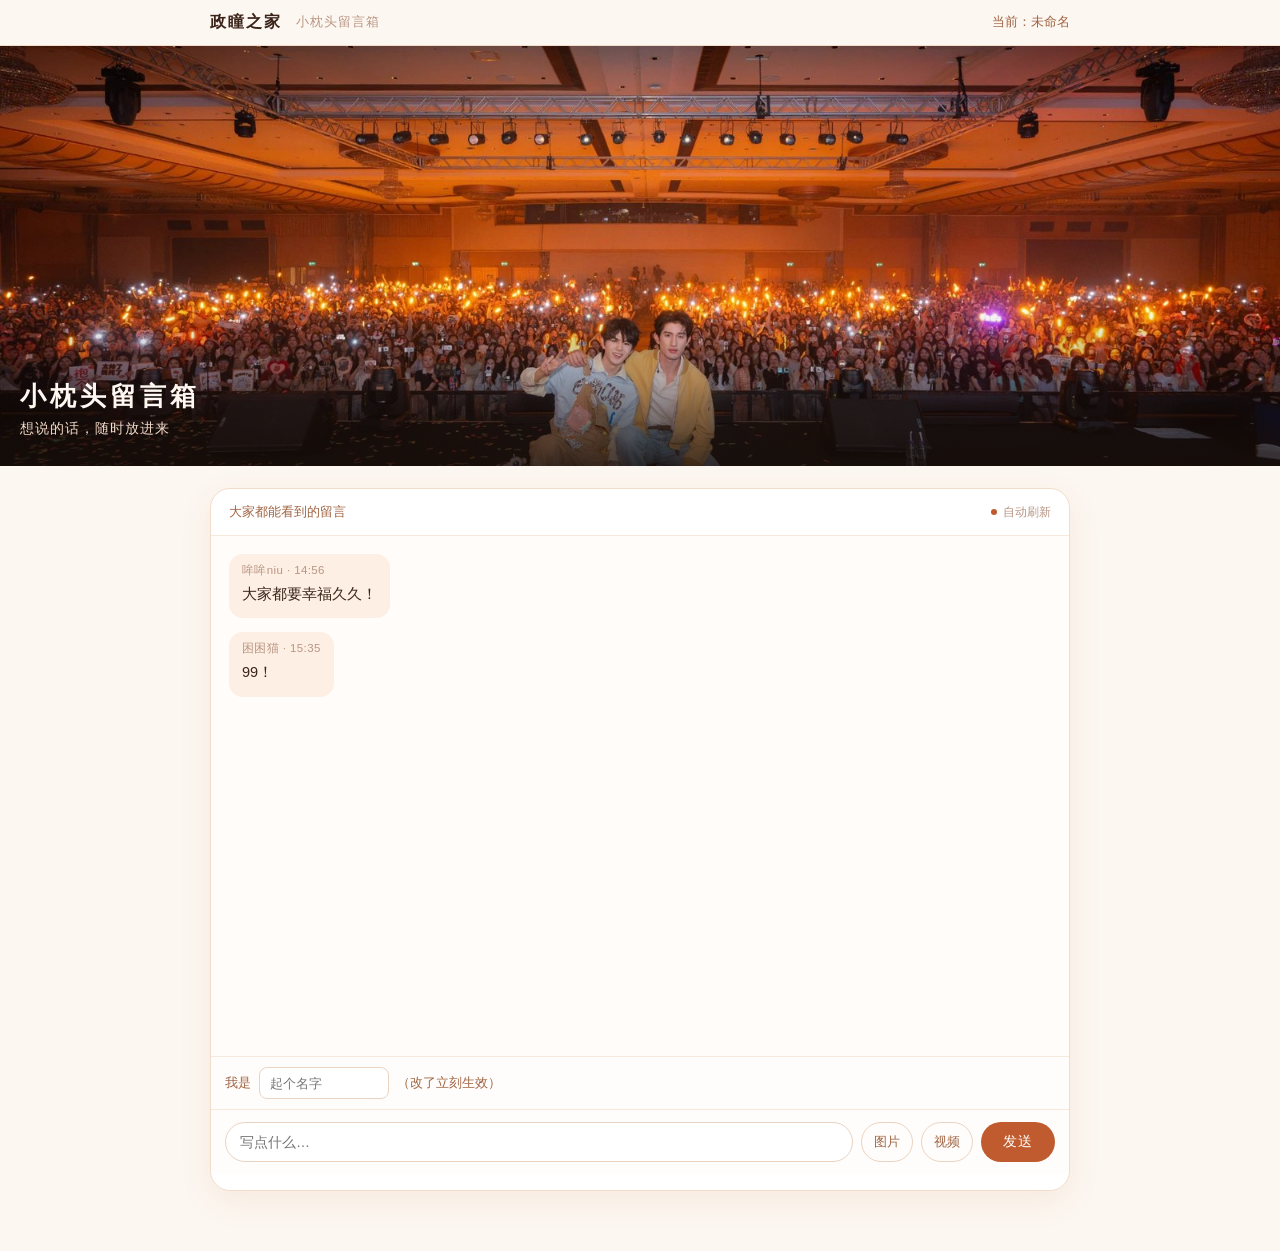
<file: pillow-open.html>
<!doctype html>
<html lang="zh-CN">
<head>
<script>
(function(){
  var COSBASE='https://aylio-media-1538364358.cos.ap-guangzhou.myqcloud.com/';
  var DATA='data/';
  var LS='aylio_gh:';
  var nativeFetch=window.fetch.bind(window);
  window.fetch=function(input,init){
    init=init||{};
    var url=(typeof input==='string')?input:((input&&input.url)||'');
    if(url.indexOf(COSBASE)===0){
      var path=url.slice(COSBASE.length);
      if(String(init.method||'GET').toUpperCase()==='PUT'){
        try{ localStorage.setItem(LS+path, typeof init.body==='string'?init.body:''); }catch(e){}
        return Promise.resolve(new Response('{}',{status:200,headers:{'Content-Type':'application/json'}}));
      }
      var local=null;
      try{ local=localStorage.getItem(LS+path); }catch(e){}
      if(local) return Promise.resolve(new Response(local,{status:200,headers:{'Content-Type':'application/json'}}));
      return nativeFetch(DATA+path,{cache:'no-store'});
    }
    return nativeFetch(input,init);
  };
})();
</script>

<meta charset="utf-8">
<meta name="viewport" content="width=device-width,initial-scale=1">
<title>小枕头留言箱（免登录版）· 政瞳之家</title>
<style>
*{box-sizing:border-box;}
html,body{margin:0;padding:0;}
body{
	background:#FDF7F1;color:#3A241A;
	font-family:-apple-system,BlinkMacSystemFont,"PingFang SC","Microsoft YaHei",sans-serif;
	-webkit-font-smoothing:antialiased;
}
a{color:inherit;}
.bar{position:sticky;top:0;z-index:20;background:rgba(253,247,241,.94);backdrop-filter:blur(10px);border-bottom:1px solid #F2DDCB;}
.bar-in{max-width:900px;margin:0 auto;padding:12px 20px;display:flex;align-items:center;gap:14px;}
.logo{font-weight:700;font-size:16px;letter-spacing:2px;text-decoration:none;color:#3A241A;}
.bar-tip{font-size:12.5px;color:#B99584;letter-spacing:1px;}
.who{margin-left:auto;font-size:12.5px;color:#A06443;display:flex;align-items:center;gap:10px;}
.who button{border:1px solid #F0D6C2;background:#FDEFE3;color:#BF5B2E;border-radius:999px;padding:4px 10px;font-size:12px;cursor:pointer;font-family:inherit;}
.hero{position:relative;overflow:hidden;max-height:420px;}
.hero img{width:100%;height:420px;object-fit:cover;object-position:center 45%;display:block;}
.hero-txt{
	position:absolute;left:0;right:0;bottom:0;
	background:linear-gradient(to top,rgba(24,14,9,.78),rgba(24,14,9,.28) 55%,rgba(24,14,9,0));
	padding:70px 20px 28px;color:#FFF8F2;
}
.hero-txt h1{margin:0 0 6px;font-size:26px;letter-spacing:4px;}
.hero-txt p{margin:0;font-size:13.5px;color:#F3DCCB;letter-spacing:1px;}
.wrap{max-width:900px;margin:0 auto;padding:22px 20px 60px;}
.room{background:#fff;border:1px solid #F2DDCB;border-radius:20px;box-shadow:0 10px 34px rgba(150,74,30,.08);overflow:hidden;}
.room-head{display:flex;align-items:center;gap:10px;padding:14px 18px;border-bottom:1px solid #F7E8DC;font-size:13px;color:#A06443;}
.room-head .live{margin-left:auto;display:inline-flex;align-items:center;gap:6px;font-size:12px;color:#B99584;}
.room-head .live i{width:6px;height:6px;border-radius:50%;background:#BF5B2E;display:inline-block;}
.msgs{height:min(58vh,520px);overflow-y:auto;padding:18px;background:#FFFCF9;display:flex;flex-direction:column;gap:14px;}
.empty{margin:auto;color:#B99584;font-size:13px;text-align:center;line-height:2;}
.row{display:flex;}
.row.mine{justify-content:flex-end;}
.bub{max-width:74%;background:#FDEFE3;border-radius:14px;padding:9px 13px 11px;}
.row.mine .bub{background:#BF5B2E;color:#FFF8F2;}
.bhead{font-size:11.5px;color:#B99584;margin-bottom:4px;letter-spacing:.4px;}
.row.mine .bhead{color:#F4D6C4;}
.txt{font-size:14.5px;line-height:1.75;white-space:pre-wrap;word-break:break-word;}
.media{display:block;margin-top:8px;max-width:100%;border-radius:10px;background:#1b120c;cursor:zoom-in;}
video.media{cursor:default;}
.composer{padding:12px 14px;border-top:1px solid #F7E8DC;display:flex;gap:8px;align-items:center;background:#FFFDFB;flex-wrap:wrap;}
.composer input.txt-in{flex:1 1 200px;min-width:120px;padding:11px 14px;border:1px solid #EAD3C1;border-radius:999px;font-size:14px;font-family:inherit;color:#4A3226;background:#fff;outline:none;}
.composer input.txt-in:focus{border-color:#BF5B2E;}
.mini{border:1px solid #EAD3C1;background:#FFFDFB;color:#A06443;border-radius:999px;padding:0 12px;height:40px;font-size:12.5px;cursor:pointer;font-family:inherit;}
.mini:hover{border-color:#BF5B2E;color:#BF5B2E;}
.send{border:0;background:#BF5B2E;color:#fff;border-radius:999px;padding:0 22px;height:40px;font-size:14px;letter-spacing:1px;cursor:pointer;font-family:inherit;}
.send[disabled]{opacity:.6;}
.up{padding:0 16px;font-size:12px;color:#9C8275;min-height:16px;}
.gate{padding:26px 18px 30px;border-top:1px solid #F7E8DC;background:#FFFCF9;}
.gate-card{max-width:380px;margin:0 auto;}
.gate h2{margin:0 0 6px;font-size:18px;letter-spacing:1px;}
.gate-sub{margin:0 0 16px;font-size:12.5px;color:#A06443;line-height:1.7;}
.tabs{display:flex;gap:8px;margin-bottom:14px;}
.tabs button{flex:1;height:38px;border:1px solid #EAD3C1;background:#FFFDFB;border-radius:10px;font-size:13px;color:#A06443;cursor:pointer;font-family:inherit;}
.tabs button.on{background:#FDEFE3;border-color:#BF5B2E;color:#BF5B2E;font-weight:600;}
.field{width:100%;height:42px;padding:0 12px;margin-bottom:10px;border:1px solid #EAD3C1;border-radius:10px;font-size:14px;font-family:inherit;color:#4A3226;background:#fff;outline:none;}
.field:focus{border-color:#BF5B2E;}
.code-row{display:flex;gap:8px;margin-bottom:6px;}
.code-row .field{margin:0;flex:1;}
.code-tip{font-size:12px;color:#BF5B2E;min-height:18px;margin:0 0 10px;line-height:1.6;}
.gate .send{width:100%;height:44px;margin-top:2px;}
.gmsg{font-size:12.5px;color:#9C8275;min-height:18px;margin:10px 0 0;line-height:1.7;}
.hide{display:none !important;}
.nickbar{padding:10px 14px;border-top:1px solid #F7E8DC;display:flex;align-items:center;gap:8px;font-size:12.5px;color:#A06443;background:#FFFDFB;}
.nickbar input{width:130px;height:32px;padding:0 10px;border:1px solid #EAD3C1;border-radius:8px;font-size:13px;font-family:inherit;color:#4A3226;outline:none;}
.nickbar input:focus{border-color:#BF5B2E;}
@media(max-width:600px){
	.hero img{height:230px;}
	.hero-txt h1{font-size:20px;letter-spacing:2px;}
	.msgs{height:52vh;padding:14px;}
	.bub{max-width:84%;}
	.bar-tip{display:none;}
}
</style>
</head>
<body>
<header class="bar">
	<div class="bar-in">
		<a class="logo" href="index.html">政瞳之家</a>
		<span class="bar-tip">小枕头留言箱</span>
		<span class="who" id="whoBox"></span>
	</div>
</header>

<section class="hero">
	<img src="img/pillow-banner.jpg" alt="演唱会舞台前，两个人蹲在灯海前合影">
	<div class="hero-txt">
		<h1>小枕头留言箱</h1>
		<p>想说的话，随时放进来</p>
	</div>
</section>

<main class="wrap">
	<div class="room">
		<div class="room-head">
			<span>大家都能看到的留言</span>
			<span class="live"><i></i>自动刷新</span>
		</div>
		<div class="msgs" id="msgs"><div class="empty">还没有人留言，第一句留给你。</div></div>

		<div class="nickbar hide" id="nickRow">
			<span>我是</span><input id="nickIn" maxlength="10" placeholder="起个名字"><span>（改了立刻生效）</span>
		</div>

		<div class="composer hide" id="composer">
			<input class="txt-in" id="txt" placeholder="写点什么…" maxlength="500">
			<button class="mini" id="btnImg" type="button" title="发图片">图片</button>
			<button class="mini" id="btnVid" type="button" title="发视频">视频</button>
			<button class="send" id="btnSend" type="button">发送</button>
			<input type="file" id="fileImg" accept="image/*" class="hide">
			<input type="file" id="fileVid" accept="video/*" class="hide">
		</div>
		<div class="up" id="upTip"></div>

		<div class="gate" id="gate">
			<div class="gate-card">
				<h2>先登录，再留言</h2>
				<p class="gate-sub">用邮箱注册一个账号，注册完就能在这个箱子里说话、发图片和视频。没登录也能看大家留言。</p>
				<div class="tabs">
					<button type="button" class="on" data-t="login">登录</button>
					<button type="button" data-t="reg">注册</button>
				</div>

				<div id="paneLogin">
					<input class="field" id="lMail" placeholder="邮箱" autocomplete="username">
					<input class="field" id="lPass" type="password" placeholder="密码" autocomplete="current-password">
					<button class="send" id="doLogin" type="button">登录</button>
					<p class="gmsg" id="loginMsg"></p>
				</div>

				<div id="paneReg" class="hide">
					<input class="field" id="rMail" placeholder="邮箱">
					<input class="field" id="rName" placeholder="昵称（留言时显示这个名字）" maxlength="10">
					<input class="field" id="rPass" type="password" placeholder="设置密码，至少 6 位">
					<div class="code-row">
						<input class="field" id="rCode" placeholder="6 位验证码" maxlength="6" inputmode="numeric">
						<button class="mini" id="sendCode" type="button" style="height:42px;">获取验证码</button>
					</div>
					<p class="code-tip" id="codeTip"></p>
					<button class="send" id="doReg" type="button">注册</button>
					<p class="gmsg" id="regMsg"></p>
				</div>
			</div>
		</div>
	</div>
</main>

<script>
var NEED_LOGIN = false;          /* 免登录版会改成 false */
(function(){
	var HOST='https://aylio-media-1538364358.cos.ap-guangzhou.myqcloud.com/';
	var ROOM=HOST+'pillow/';
	var MAN=ROOM+'_index.json';
	var USERS=HOST+'auth/users.json';
	var MAXMSG=300;

	var msgsEl=document.getElementById('msgs');
	var txtEl=document.getElementById('txt');
	var btnSend=document.getElementById('btnSend');
	var btnImg=document.getElementById('btnImg'), btnVid=document.getElementById('btnVid');
	var fileImg=document.getElementById('fileImg'), fileVid=document.getElementById('fileVid');
	var upTip=document.getElementById('upTip');
	var gate=document.getElementById('gate'), composer=document.getElementById('composer');
	var nickRow=document.getElementById('nickRow'), nickIn=document.getElementById('nickIn');
	var whoBox=document.getElementById('whoBox');

	var rendered={}, lastCount=-1, polling=null;
	var ME={mail:'',name:''};
	var mineIds=[];

	function $(id){ return document.getElementById(id); }
	function el(t,c){ var n=document.createElement(t); if(c) n.className=c; return n; }
	function rand(n){ var s=''; var c='abcdefghijklmnopqrstuvwxyz0123456789'; for(var i=0;i<n;i++) s+=c.charAt(Math.floor(Math.random()*c.length)); return s; }
	function hhmm(ts){ var d=new Date(ts||Date.now()); function p(n){ return (n<10?'0':'')+n; } return p(d.getHours())+':'+p(d.getMinutes()); }
	function save(k,v){ try{ localStorage.setItem(k,v); }catch(e){} }
	function load(k){ try{ return localStorage.getItem(k); }catch(e){ return null; } }

	/* ---------- 身份 ---------- */
	function myName(){
		if(NEED_LOGIN) return ME.name || '朋友';
		var n=nickIn.value.trim();
		return n || ('访客'+rand(4));
	}
	function paintWho(){
		whoBox.innerHTML='';
		if(!NEED_LOGIN){
			var s=el('span'); s.textContent='当前：'+(nickIn.value.trim()||'未命名'); whoBox.appendChild(s);
			return;
		}
		if(ME.mail){
			var a=el('span'); a.textContent='已登录：'+ME.name+'（'+ME.mail+'）'; whoBox.appendChild(a);
			var b=el('button'); b.type='button'; b.textContent='退出'; b.onclick=logout; whoBox.appendChild(b);
		}else{
			var c=el('span'); c.textContent='未登录，只能围观'; whoBox.appendChild(c);
		}
	}
	function showComposer(){
		if(NEED_LOGIN && !ME.mail){ composer.classList.add('hide'); gate.classList.remove('hide'); }
		else { composer.classList.remove('hide'); gate.classList.add('hide'); }
		if(!NEED_LOGIN) nickRow.classList.remove('hide');
		paintWho();
	}

	/* ---------- 密码与账号 ---------- */
	function buf2hex(b){ var a=new Uint8Array(b), s=''; for(var i=0;i<a.length;i++) s+=('0'+a[i].toString(16)).slice(-2); return s; }
	function hashPass(mail,pass){
		var s=(mail||'').trim().toLowerCase()+':'+pass+':aylio-pillow';
		if(window.crypto && crypto.subtle && crypto.subtle.digest){
			return crypto.subtle.digest('SHA-256', new TextEncoder().encode(s)).then(buf2hex);
		}
		var h=5381; for(var i=0;i<s.length;i++) h=((h<<5)+h+s.charCodeAt(i))|0;
		return Promise.resolve('w'+Math.abs(h));
	}
	function readUsers(){ return fetch(USERS,{cache:'no-store'}).then(function(r){ return r.ok?r.json():[]; }).catch(function(){ return []; }); }
	function writeUsers(u){ return fetch(USERS,{method:'PUT',headers:{'Content-Type':'application/json','Cache-Control':'no-cache'},body:JSON.stringify(u)}).then(function(r){ if(!r.ok) throw new Error('账号表写入失败 '+r.status); }); }

	var pendingCode='', pendingMail='';
	document.querySelectorAll('#gate .tabs button').forEach(function(b){
		b.onclick=function(){
			document.querySelectorAll('#gate .tabs button').forEach(function(x){ x.classList.toggle('on',x===b); });
			var t=b.getAttribute('data-t');
			$('paneLogin').classList.toggle('hide',t!=='login');
			$('paneReg').classList.toggle('hide',t!=='reg');
		};
	});

	$('sendCode').onclick=function(){
		var mail=$('rMail').value.trim();
		if(!/^[^\s@]+@[^\s@]+\.[^\s@]+$/.test(mail)){ $('codeTip').textContent='先填一个像样的邮箱'; return; }
		pendingMail=mail;
		pendingCode=String(Math.floor(100000+Math.random()*900000));
		$('codeTip').textContent='验证码：'+pendingCode+'（站内体验版，正式发信要接服务器）';
	};

	$('doReg').onclick=function(){
		var mail=$('rMail').value.trim(), name=$('rName').value.trim(), pass=$('rPass').value, code=$('rCode').value.trim();
		var msg=$('regMsg');
		if(!/^[^\s@]+@[^\s@]+\.[^\s@]+$/.test(mail)){ msg.textContent='邮箱格式不对'; return; }
		if(name.length<1){ msg.textContent='给自己起个昵称'; return; }
		if(pass.length<6){ msg.textContent='密码至少 6 位'; return; }
		if(!pendingCode){ msg.textContent='先点「获取验证码」'; return; }
		if(code!==pendingCode||mail.toLowerCase()!==pendingMail.toLowerCase()){ msg.textContent='验证码不对，或邮箱换了，重新获取一次'; return; }
		msg.textContent='正在注册…';
		$('doReg').disabled=true;
		readUsers().then(function(list){
			if(list.some(function(u){ return (u.mail||'').toLowerCase()===mail.toLowerCase(); })) throw new Error('这个邮箱已经注册过了，直接登录');
			return hashPass(mail,pass).then(function(ph){
				list.push({mail:mail,name:name,ph:ph,ts:Date.now()});
				return writeUsers(list);
			});
		}).then(function(){
			ME={mail:mail,name:name};
			save('aylio_pillow_user',JSON.stringify(ME));
			$('doReg').disabled=false;
			msg.textContent='注册好了，现在可以留言了';
			showComposer();
		}).catch(function(e){
			$('doReg').disabled=false;
			msg.textContent=e.message||'注册失败，稍后再试';
		});
	};

	$('doLogin').onclick=function(){
		var mail=$('lMail').value.trim(), pass=$('lPass').value, msg=$('loginMsg');
		if(!mail||!pass){ msg.textContent='邮箱和密码都要填'; return; }
		msg.textContent='正在登录…';
		$('doLogin').disabled=true;
		readUsers().then(function(list){
			var u=list.filter(function(x){ return (x.mail||'').toLowerCase()===mail.toLowerCase(); })[0];
			if(!u) throw new Error('没找到这个邮箱，先注册一下');
			return hashPass(mail,pass).then(function(ph){
				if(ph!==u.ph) throw new Error('密码不对');
				ME={mail:u.mail,name:u.name};
				save('aylio_pillow_user',JSON.stringify(ME));
			});
		}).then(function(){
			$('doLogin').disabled=false;
			msg.textContent='登录成功';
			$('loginMsg').textContent='';
			showComposer();
		}).catch(function(e){
			$('doLogin').disabled=false;
			msg.textContent=e.message||'登录失败';
		});
	};

	function logout(){
		ME={mail:'',name:''};
		save('aylio_pillow_user','');
		showComposer();
	}

	/* ---------- 留言 ---------- */
	function readRoom(){ return fetch(MAN,{cache:'no-store'}).then(function(r){ return r.ok?r.json():[]; }).catch(function(){ return []; }); }
	function writeRoom(list){
		return fetch(MAN,{method:'PUT',headers:{'Content-Type':'application/json','Cache-Control':'no-cache'},body:JSON.stringify(list)})
			.then(function(r){ if(!r.ok) throw new Error('留言没写进去 '+r.status); });
	}
	function dedupe(list){
		var seen={}, out=[];
		list.forEach(function(m){ if(m&&m.id&&!seen[m.id]){ seen[m.id]=1; out.push(m); } });
		out.sort(function(a,b){ return (a.ts||0)-(b.ts||0); });
		if(out.length>MAXMSG) out=out.slice(out.length-MAXMSG);
		return out;
	}
	function bubble(m){
		var mine=mineIds.indexOf(m.id)>=0;
		var row=el('div','row'+(mine?' mine':''));
		var bub=el('div','bub');
		var head=el('div','bhead');
		head.textContent=(mine?'我':(m.who||'匿名'))+' · '+hhmm(m.ts);
		bub.appendChild(head);
		if(m.text){ var t=el('div','txt'); t.textContent=m.text; bub.appendChild(t); }
		if(m.img){
			var im=el('img','media'); im.src=m.img; im.alt='图片';
			im.onclick=function(){ window.open(m.img,'_blank'); };
			bub.appendChild(im);
		}
		if(m.video){
			var v=document.createElement('video'); v.className='media'; v.src=m.video;
			v.controls=true; v.playsInline=true; v.preload='metadata';
			bub.appendChild(v);
		}
		row.appendChild(bub);
		return row;
	}
	function paint(list, animate){
		if(!list.length){
			msgsEl.innerHTML='<div class="empty">还没有人留言，第一句留给你。</div>';
			rendered={}; lastCount=0;
			return;
		}
		var empty=msgsEl.querySelector('.empty'); if(empty) empty.remove();
		var nearBottom = msgsEl.scrollHeight - msgsEl.scrollTop - msgsEl.clientHeight < 90;
		var added=0;
		list.forEach(function(m){
			if(rendered[m.id]) return;
			rendered[m.id]=1; msgsEl.appendChild(bubble(m)); added++;
		});
		if(added && (nearBottom || animate)) msgsEl.scrollTop=msgsEl.scrollHeight;
	}
	function refresh(){
		readRoom().then(function(list){
			list=dedupe(list||[]);
			if(list.length!==lastCount){ lastCount=list.length; paint(list); }
		});
	}
	function post(msg){
		return readRoom().then(function(list){
			list=dedupe(list||[]);
			list.push(msg);
			return writeRoom(list).then(function(){
				/* 多人同时写会被覆盖，1 秒后自检一次，真丢了就再补一次 */
				setTimeout(function(){
					readRoom().then(function(now){
						now=dedupe(now||[]);
						if(!now.some(function(x){ return x.id===msg.id; })){
							now.push(msg); writeRoom(dedupe(now));
						}
						refresh();
					});
				},1200);
			});
		});
	}
	function sendText(){
		var t=txtEl.value.trim();
		if(!t) return;
		if(NEED_LOGIN && !ME.mail){ alert('先登录再留言'); return; }
		var msg={id:Date.now()+'-'+rand(5),who:myName(),text:t,ts:Date.now()};
		mineIds.push(msg.id);
		btnSend.disabled=true;
		post(msg).then(function(){
			txtEl.value=''; btnSend.disabled=false;
			paint(dedupe([msg]),true); refresh();
		}).catch(function(e){ btnSend.disabled=false; upTip.textContent=e.message||'发送失败'; });
	}
	function upload(file, kind){
		var name=(file.name||'x'), ext=((name.match(/\.[a-zA-Z0-9]+$/)||[''])[0]).toLowerCase();
		if(!ext) ext = kind==='video' ? '.mp4' : '.jpg';
		var key='pillow/u/'+Date.now()+'-'+rand(6)+ext;
		var type=file.type||(kind==='video'?'video/mp4':'image/jpeg');
		return fetch(HOST+key,{method:'PUT',headers:{'Content-Type':type,'Cache-Control':'public, max-age=31536000'},body:file})
			.then(function(r){ if(!r.ok) throw new Error('上传失败 '+r.status); return HOST+key; });
	}
	function sendFile(file, kind){
		if(NEED_LOGIN && !ME.mail){ alert('先登录再留言'); return; }
		var limit= kind==='video' ? 50*1024*1024 : 20*1024*1024;
		if(file.size>limit){ alert(kind==='video'?'视频请控制在 50MB 以内':'图片请控制在 20MB 以内'); return; }
		upTip.textContent='正在上传，别关页面…';
		upload(file,kind).then(function(url){
			var msg={id:Date.now()+'-'+rand(5),who:myName(),ts:Date.now()};
			if(kind==='video') msg.video=url; else msg.img=url;
			var t=txtEl.value.trim(); if(t) { msg.text=t; txtEl.value=''; }
			mineIds.push(msg.id);
			return post(msg).then(function(){
				upTip.textContent='发出去了';
				paint(dedupe([msg]),true); refresh();
				setTimeout(function(){ upTip.textContent=''; },2000);
			});
		}).catch(function(e){ upTip.textContent=e.message||'没发出去'; });
	}

	/* ---------- 绑定 ---------- */
	btnSend.onclick=sendText;
	txtEl.addEventListener('keydown',function(e){ if(e.key==='Enter'&&!e.shiftKey){ e.preventDefault(); sendText(); } });
	btnImg.onclick=function(){ fileImg.click(); };
	btnVid.onclick=function(){ fileVid.click(); };
	fileImg.addEventListener('change',function(){ var f=fileImg.files&&fileImg.files[0]; fileImg.value=''; if(f) sendFile(f,'image'); });
	fileVid.addEventListener('change',function(){ var f=fileVid.files&&fileVid.files[0]; fileVid.value=''; if(f) sendFile(f,'video'); });
	nickIn.addEventListener('input',function(){ save('aylio_pillow_nick',nickIn.value.trim()); paintWho(); });

	/* ---------- 启动 ---------- */
	var saved=load('aylio_pillow_user');
	if(saved){ try{ ME=JSON.parse(saved)||{mail:'',name:''}; }catch(e){ ME={mail:'',name:''}; } }
	var nick=load('aylio_pillow_nick'); if(nick) nickIn.value=nick;

	showComposer();
	refresh();
	polling=setInterval(function(){ if(!document.hidden) refresh(); },2500);
	document.addEventListener('visibilitychange',function(){ if(!document.hidden) refresh(); });
})();
</script>
</body>
</html>
</file>
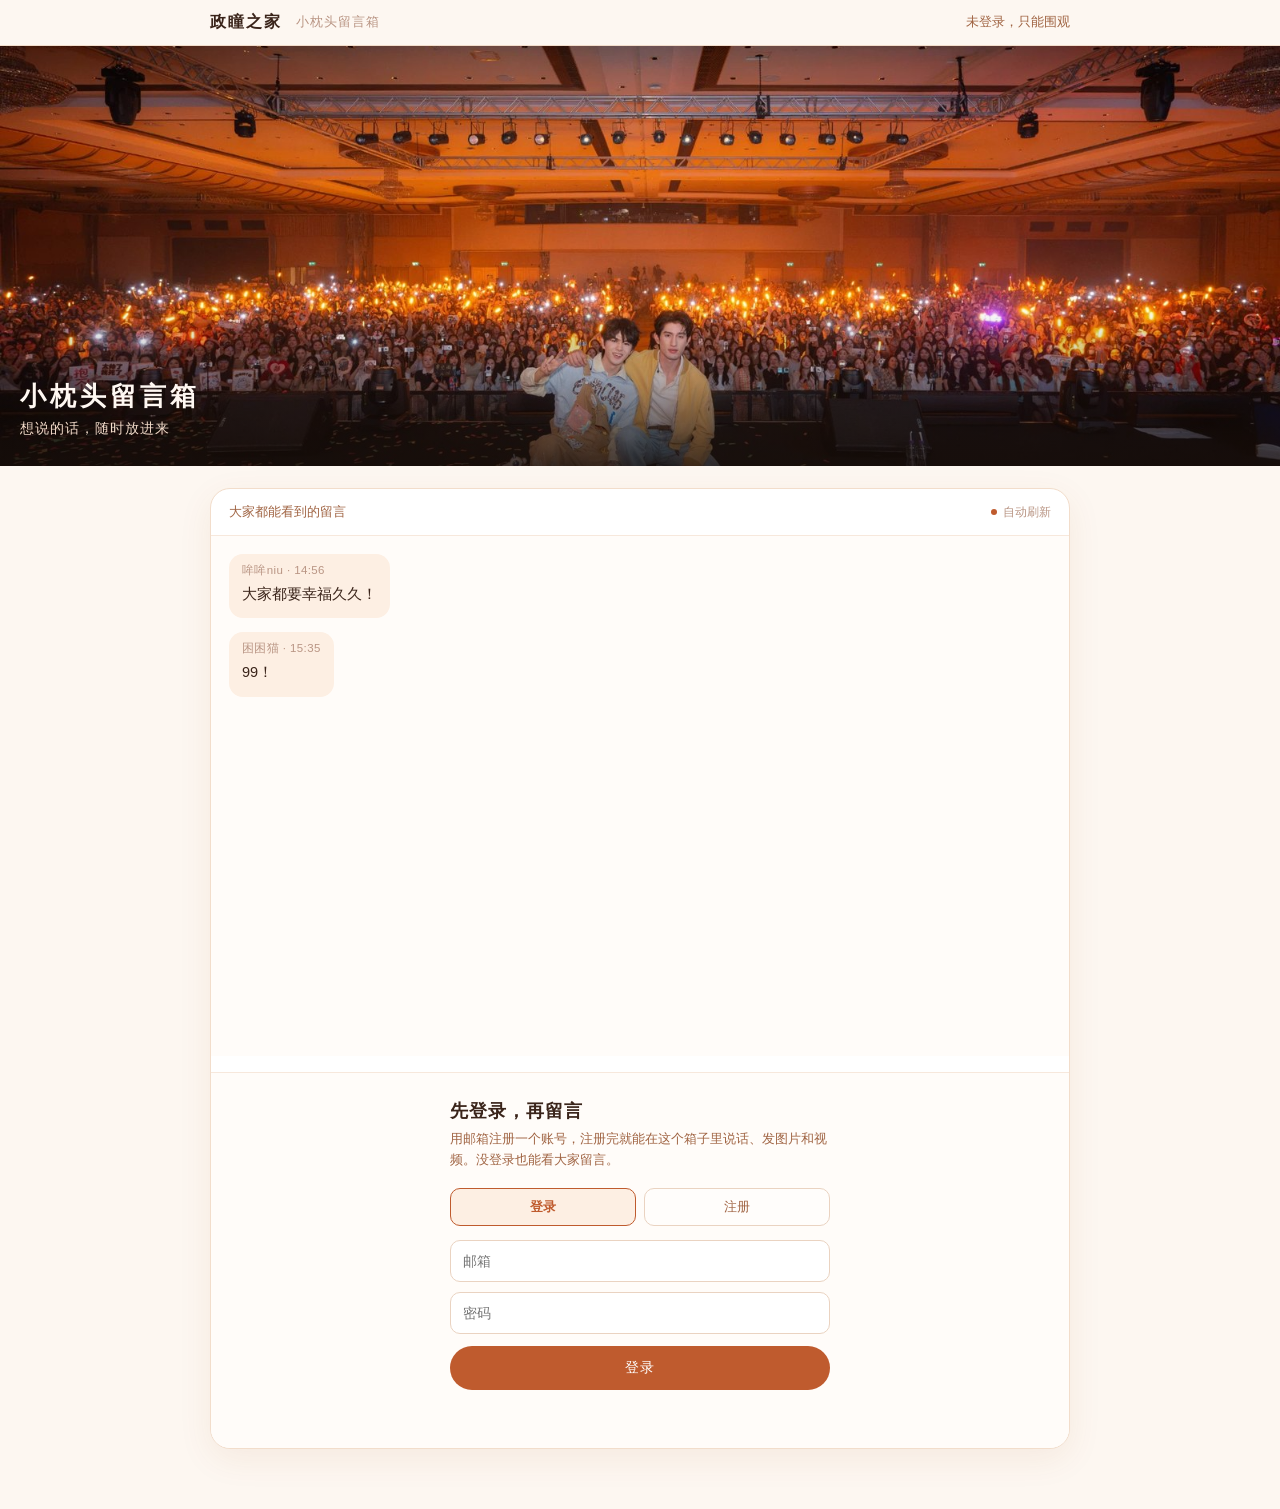
<file: pillow.html>
<!doctype html>
<html lang="zh-CN">
<head>
<script>
(function(){
  var COSBASE='https://aylio-media-1538364358.cos.ap-guangzhou.myqcloud.com/';
  var DATA='data/';
  var LS='aylio_gh:';
  var nativeFetch=window.fetch.bind(window);
  window.fetch=function(input,init){
    init=init||{};
    var url=(typeof input==='string')?input:((input&&input.url)||'');
    if(url.indexOf(COSBASE)===0){
      var path=url.slice(COSBASE.length);
      if(String(init.method||'GET').toUpperCase()==='PUT'){
        try{ localStorage.setItem(LS+path, typeof init.body==='string'?init.body:''); }catch(e){}
        return Promise.resolve(new Response('{}',{status:200,headers:{'Content-Type':'application/json'}}));
      }
      var local=null;
      try{ local=localStorage.getItem(LS+path); }catch(e){}
      if(local) return Promise.resolve(new Response(local,{status:200,headers:{'Content-Type':'application/json'}}));
      return nativeFetch(DATA+path,{cache:'no-store'});
    }
    return nativeFetch(input,init);
  };
})();
</script>

<meta charset="utf-8">
<meta name="viewport" content="width=device-width,initial-scale=1">
<title>小枕头留言箱 · 政瞳之家</title>
<style>
*{box-sizing:border-box;}
html,body{margin:0;padding:0;}
body{
	background:#FDF7F1;color:#3A241A;
	font-family:-apple-system,BlinkMacSystemFont,"PingFang SC","Microsoft YaHei",sans-serif;
	-webkit-font-smoothing:antialiased;
}
a{color:inherit;}
.bar{position:sticky;top:0;z-index:20;background:rgba(253,247,241,.94);backdrop-filter:blur(10px);border-bottom:1px solid #F2DDCB;}
.bar-in{max-width:900px;margin:0 auto;padding:12px 20px;display:flex;align-items:center;gap:14px;}
.logo{font-weight:700;font-size:16px;letter-spacing:2px;text-decoration:none;color:#3A241A;}
.bar-tip{font-size:12.5px;color:#B99584;letter-spacing:1px;}
.who{margin-left:auto;font-size:12.5px;color:#A06443;display:flex;align-items:center;gap:10px;}
.who button{border:1px solid #F0D6C2;background:#FDEFE3;color:#BF5B2E;border-radius:999px;padding:4px 10px;font-size:12px;cursor:pointer;font-family:inherit;}
.hero{position:relative;overflow:hidden;max-height:420px;}
.hero img{width:100%;height:420px;object-fit:cover;object-position:center 45%;display:block;}
.hero-txt{
	position:absolute;left:0;right:0;bottom:0;
	background:linear-gradient(to top,rgba(24,14,9,.78),rgba(24,14,9,.28) 55%,rgba(24,14,9,0));
	padding:70px 20px 28px;color:#FFF8F2;
}
.hero-txt h1{margin:0 0 6px;font-size:26px;letter-spacing:4px;}
.hero-txt p{margin:0;font-size:13.5px;color:#F3DCCB;letter-spacing:1px;}
.wrap{max-width:900px;margin:0 auto;padding:22px 20px 60px;}
.room{background:#fff;border:1px solid #F2DDCB;border-radius:20px;box-shadow:0 10px 34px rgba(150,74,30,.08);overflow:hidden;}
.room-head{display:flex;align-items:center;gap:10px;padding:14px 18px;border-bottom:1px solid #F7E8DC;font-size:13px;color:#A06443;}
.room-head .live{margin-left:auto;display:inline-flex;align-items:center;gap:6px;font-size:12px;color:#B99584;}
.room-head .live i{width:6px;height:6px;border-radius:50%;background:#BF5B2E;display:inline-block;}
.msgs{height:min(58vh,520px);overflow-y:auto;padding:18px;background:#FFFCF9;display:flex;flex-direction:column;gap:14px;}
.empty{margin:auto;color:#B99584;font-size:13px;text-align:center;line-height:2;}
.row{display:flex;}
.row.mine{justify-content:flex-end;}
.bub{max-width:74%;background:#FDEFE3;border-radius:14px;padding:9px 13px 11px;}
.row.mine .bub{background:#BF5B2E;color:#FFF8F2;}
.bhead{font-size:11.5px;color:#B99584;margin-bottom:4px;letter-spacing:.4px;}
.row.mine .bhead{color:#F4D6C4;}
.txt{font-size:14.5px;line-height:1.75;white-space:pre-wrap;word-break:break-word;}
.media{display:block;margin-top:8px;max-width:100%;border-radius:10px;background:#1b120c;cursor:zoom-in;}
video.media{cursor:default;}
.composer{padding:12px 14px;border-top:1px solid #F7E8DC;display:flex;gap:8px;align-items:center;background:#FFFDFB;flex-wrap:wrap;}
.composer input.txt-in{flex:1 1 200px;min-width:120px;padding:11px 14px;border:1px solid #EAD3C1;border-radius:999px;font-size:14px;font-family:inherit;color:#4A3226;background:#fff;outline:none;}
.composer input.txt-in:focus{border-color:#BF5B2E;}
.mini{border:1px solid #EAD3C1;background:#FFFDFB;color:#A06443;border-radius:999px;padding:0 12px;height:40px;font-size:12.5px;cursor:pointer;font-family:inherit;}
.mini:hover{border-color:#BF5B2E;color:#BF5B2E;}
.send{border:0;background:#BF5B2E;color:#fff;border-radius:999px;padding:0 22px;height:40px;font-size:14px;letter-spacing:1px;cursor:pointer;font-family:inherit;}
.send[disabled]{opacity:.6;}
.up{padding:0 16px;font-size:12px;color:#9C8275;min-height:16px;}
.gate{padding:26px 18px 30px;border-top:1px solid #F7E8DC;background:#FFFCF9;}
.gate-card{max-width:380px;margin:0 auto;}
.gate h2{margin:0 0 6px;font-size:18px;letter-spacing:1px;}
.gate-sub{margin:0 0 16px;font-size:12.5px;color:#A06443;line-height:1.7;}
.tabs{display:flex;gap:8px;margin-bottom:14px;}
.tabs button{flex:1;height:38px;border:1px solid #EAD3C1;background:#FFFDFB;border-radius:10px;font-size:13px;color:#A06443;cursor:pointer;font-family:inherit;}
.tabs button.on{background:#FDEFE3;border-color:#BF5B2E;color:#BF5B2E;font-weight:600;}
.field{width:100%;height:42px;padding:0 12px;margin-bottom:10px;border:1px solid #EAD3C1;border-radius:10px;font-size:14px;font-family:inherit;color:#4A3226;background:#fff;outline:none;}
.field:focus{border-color:#BF5B2E;}
.code-row{display:flex;gap:8px;margin-bottom:6px;}
.code-row .field{margin:0;flex:1;}
.code-tip{font-size:12px;color:#BF5B2E;min-height:18px;margin:0 0 10px;line-height:1.6;}
.gate .send{width:100%;height:44px;margin-top:2px;}
.gmsg{font-size:12.5px;color:#9C8275;min-height:18px;margin:10px 0 0;line-height:1.7;}
.hide{display:none !important;}
.nickbar{padding:10px 14px;border-top:1px solid #F7E8DC;display:flex;align-items:center;gap:8px;font-size:12.5px;color:#A06443;background:#FFFDFB;}
.nickbar input{width:130px;height:32px;padding:0 10px;border:1px solid #EAD3C1;border-radius:8px;font-size:13px;font-family:inherit;color:#4A3226;outline:none;}
.nickbar input:focus{border-color:#BF5B2E;}
@media(max-width:600px){
	.hero img{height:230px;}
	.hero-txt h1{font-size:20px;letter-spacing:2px;}
	.msgs{height:52vh;padding:14px;}
	.bub{max-width:84%;}
	.bar-tip{display:none;}
}
</style>
</head>
<body>
<header class="bar">
	<div class="bar-in">
		<a class="logo" href="index.html">政瞳之家</a>
		<span class="bar-tip">小枕头留言箱</span>
		<span class="who" id="whoBox"></span>
	</div>
</header>

<section class="hero">
	<img src="img/pillow-banner.jpg" alt="演唱会舞台前，两个人蹲在灯海前合影">
	<div class="hero-txt">
		<h1>小枕头留言箱</h1>
		<p>想说的话，随时放进来</p>
	</div>
</section>

<main class="wrap">
	<div class="room">
		<div class="room-head">
			<span>大家都能看到的留言</span>
			<span class="live"><i></i>自动刷新</span>
		</div>
		<div class="msgs" id="msgs"><div class="empty">还没有人留言，第一句留给你。</div></div>

		<div class="nickbar hide" id="nickRow">
			<span>我是</span><input id="nickIn" maxlength="10" placeholder="起个名字"><span>（改了立刻生效）</span>
		</div>

		<div class="composer hide" id="composer">
			<input class="txt-in" id="txt" placeholder="写点什么…" maxlength="500">
			<button class="mini" id="btnImg" type="button" title="发图片">图片</button>
			<button class="mini" id="btnVid" type="button" title="发视频">视频</button>
			<button class="send" id="btnSend" type="button">发送</button>
			<input type="file" id="fileImg" accept="image/*" class="hide">
			<input type="file" id="fileVid" accept="video/*" class="hide">
		</div>
		<div class="up" id="upTip"></div>

		<div class="gate" id="gate">
			<div class="gate-card">
				<h2>先登录，再留言</h2>
				<p class="gate-sub">用邮箱注册一个账号，注册完就能在这个箱子里说话、发图片和视频。没登录也能看大家留言。</p>
				<div class="tabs">
					<button type="button" class="on" data-t="login">登录</button>
					<button type="button" data-t="reg">注册</button>
				</div>

				<div id="paneLogin">
					<input class="field" id="lMail" placeholder="邮箱" autocomplete="username">
					<input class="field" id="lPass" type="password" placeholder="密码" autocomplete="current-password">
					<button class="send" id="doLogin" type="button">登录</button>
					<p class="gmsg" id="loginMsg"></p>
				</div>

				<div id="paneReg" class="hide">
					<input class="field" id="rMail" placeholder="邮箱">
					<input class="field" id="rName" placeholder="昵称（留言时显示这个名字）" maxlength="10">
					<input class="field" id="rPass" type="password" placeholder="设置密码，至少 6 位">
					<div class="code-row">
						<input class="field" id="rCode" placeholder="6 位验证码" maxlength="6" inputmode="numeric">
						<button class="mini" id="sendCode" type="button" style="height:42px;">获取验证码</button>
					</div>
					<p class="code-tip" id="codeTip"></p>
					<button class="send" id="doReg" type="button">注册</button>
					<p class="gmsg" id="regMsg"></p>
				</div>
			</div>
		</div>
	</div>
</main>

<script>
var NEED_LOGIN = true;          /* 免登录版会改成 false */
(function(){
	var HOST='https://aylio-media-1538364358.cos.ap-guangzhou.myqcloud.com/';
	var ROOM=HOST+'pillow/';
	var MAN=ROOM+'_index.json';
	var USERS=HOST+'auth/users.json';
	var MAXMSG=300;

	var msgsEl=document.getElementById('msgs');
	var txtEl=document.getElementById('txt');
	var btnSend=document.getElementById('btnSend');
	var btnImg=document.getElementById('btnImg'), btnVid=document.getElementById('btnVid');
	var fileImg=document.getElementById('fileImg'), fileVid=document.getElementById('fileVid');
	var upTip=document.getElementById('upTip');
	var gate=document.getElementById('gate'), composer=document.getElementById('composer');
	var nickRow=document.getElementById('nickRow'), nickIn=document.getElementById('nickIn');
	var whoBox=document.getElementById('whoBox');

	var rendered={}, lastCount=-1, polling=null;
	var ME={mail:'',name:''};
	var mineIds=[];

	function $(id){ return document.getElementById(id); }
	function el(t,c){ var n=document.createElement(t); if(c) n.className=c; return n; }
	function rand(n){ var s=''; var c='abcdefghijklmnopqrstuvwxyz0123456789'; for(var i=0;i<n;i++) s+=c.charAt(Math.floor(Math.random()*c.length)); return s; }
	function hhmm(ts){ var d=new Date(ts||Date.now()); function p(n){ return (n<10?'0':'')+n; } return p(d.getHours())+':'+p(d.getMinutes()); }
	function save(k,v){ try{ localStorage.setItem(k,v); }catch(e){} }
	function load(k){ try{ return localStorage.getItem(k); }catch(e){ return null; } }

	/* ---------- 身份 ---------- */
	function myName(){
		if(NEED_LOGIN) return ME.name || '朋友';
		var n=nickIn.value.trim();
		return n || ('访客'+rand(4));
	}
	function paintWho(){
		whoBox.innerHTML='';
		if(!NEED_LOGIN){
			var s=el('span'); s.textContent='当前：'+(nickIn.value.trim()||'未命名'); whoBox.appendChild(s);
			return;
		}
		if(ME.mail){
			var a=el('span'); a.textContent='已登录：'+ME.name+'（'+ME.mail+'）'; whoBox.appendChild(a);
			var b=el('button'); b.type='button'; b.textContent='退出'; b.onclick=logout; whoBox.appendChild(b);
		}else{
			var c=el('span'); c.textContent='未登录，只能围观'; whoBox.appendChild(c);
		}
	}
	function showComposer(){
		if(NEED_LOGIN && !ME.mail){ composer.classList.add('hide'); gate.classList.remove('hide'); }
		else { composer.classList.remove('hide'); gate.classList.add('hide'); }
		if(!NEED_LOGIN) nickRow.classList.remove('hide');
		paintWho();
	}

	/* ---------- 密码与账号 ---------- */
	function buf2hex(b){ var a=new Uint8Array(b), s=''; for(var i=0;i<a.length;i++) s+=('0'+a[i].toString(16)).slice(-2); return s; }
	function hashPass(mail,pass){
		var s=(mail||'').trim().toLowerCase()+':'+pass+':aylio-pillow';
		if(window.crypto && crypto.subtle && crypto.subtle.digest){
			return crypto.subtle.digest('SHA-256', new TextEncoder().encode(s)).then(buf2hex);
		}
		var h=5381; for(var i=0;i<s.length;i++) h=((h<<5)+h+s.charCodeAt(i))|0;
		return Promise.resolve('w'+Math.abs(h));
	}
	function readUsers(){ return fetch(USERS,{cache:'no-store'}).then(function(r){ return r.ok?r.json():[]; }).catch(function(){ return []; }); }
	function writeUsers(u){ return fetch(USERS,{method:'PUT',headers:{'Content-Type':'application/json','Cache-Control':'no-cache'},body:JSON.stringify(u)}).then(function(r){ if(!r.ok) throw new Error('账号表写入失败 '+r.status); }); }

	var pendingCode='', pendingMail='';
	document.querySelectorAll('#gate .tabs button').forEach(function(b){
		b.onclick=function(){
			document.querySelectorAll('#gate .tabs button').forEach(function(x){ x.classList.toggle('on',x===b); });
			var t=b.getAttribute('data-t');
			$('paneLogin').classList.toggle('hide',t!=='login');
			$('paneReg').classList.toggle('hide',t!=='reg');
		};
	});

	var MAILCFG={ serviceId:"service_4a91okx", templateId:"template_l7wdw9v", publicKey:"oWUnwDNjmReeW1-UX" };
	$('sendCode').onclick=function(){
		var mail=$('rMail').value.trim();
		if(!/^[^\s@]+@[^\s@]+\.[^\s@]+$/.test(mail)){ $('codeTip').textContent='先填一个像样的邮箱'; return; }
		pendingMail=mail;
		pendingCode=String(Math.floor(100000+Math.random()*900000));
		$('codeTip').textContent='正在发到 '+mail+' …';
		document.getElementById('sendCode').disabled=true;
		fetch('https://api.emailjs.com/api/v1.0/email/send',{
			method:'POST',headers:{'Content-Type':'application/json'},
			body:JSON.stringify({service_id:MAILCFG.serviceId,template_id:MAILCFG.templateId,user_id:MAILCFG.publicKey,
				template_params:{to_email:mail,code:pendingCode,passcode:pendingCode,time:'10 分钟',site_name:'政瞳之家 · 小枕头留言箱',note:'10 分钟内有效'}})
		}).then(function(r){ if(!r.ok) throw new Error('mail '+r.status);
			document.getElementById('sendCode').disabled=false;
			$('codeTip').textContent='验证码已经发到 '+mail+'，去邮箱收一下（找不到看垃圾箱）';
		}).catch(function(){
			document.getElementById('sendCode').disabled=false;
			$('codeTip').textContent='发信没成功，先在页面显示验证码：'+pendingCode;
		});
	};

	$('doReg').onclick=function(){
		var mail=$('rMail').value.trim(), name=$('rName').value.trim(), pass=$('rPass').value, code=$('rCode').value.trim();
		var msg=$('regMsg');
		if(!/^[^\s@]+@[^\s@]+\.[^\s@]+$/.test(mail)){ msg.textContent='邮箱格式不对'; return; }
		if(name.length<1){ msg.textContent='给自己起个昵称'; return; }
		if(pass.length<6){ msg.textContent='密码至少 6 位'; return; }
		if(!pendingCode){ msg.textContent='先点「获取验证码」'; return; }
		if(code!==pendingCode||mail.toLowerCase()!==pendingMail.toLowerCase()){ msg.textContent='验证码不对，或邮箱换了，重新获取一次'; return; }
		msg.textContent='正在注册…';
		$('doReg').disabled=true;
		readUsers().then(function(list){
			if(list.some(function(u){ return (u.mail||'').toLowerCase()===mail.toLowerCase(); })) throw new Error('这个邮箱已经注册过了，直接登录');
			return hashPass(mail,pass).then(function(ph){
				list.push({mail:mail,name:name,ph:ph,ts:Date.now()});
				return writeUsers(list);
			});
		}).then(function(){
			ME={mail:mail,name:name};
			save('aylio_pillow_user',JSON.stringify(ME));
			$('doReg').disabled=false;
			msg.textContent='注册好了，现在可以留言了';
			showComposer();
		}).catch(function(e){
			$('doReg').disabled=false;
			msg.textContent=e.message||'注册失败，稍后再试';
		});
	};

	$('doLogin').onclick=function(){
		var mail=$('lMail').value.trim(), pass=$('lPass').value, msg=$('loginMsg');
		if(!mail||!pass){ msg.textContent='邮箱和密码都要填'; return; }
		msg.textContent='正在登录…';
		$('doLogin').disabled=true;
		readUsers().then(function(list){
			var u=list.filter(function(x){ return (x.mail||'').toLowerCase()===mail.toLowerCase(); })[0];
			if(!u) throw new Error('没找到这个邮箱，先注册一下');
			return hashPass(mail,pass).then(function(ph){
				if(ph!==u.ph) throw new Error('密码不对');
				ME={mail:u.mail,name:u.name};
				save('aylio_pillow_user',JSON.stringify(ME));
			});
		}).then(function(){
			$('doLogin').disabled=false;
			msg.textContent='登录成功';
			$('loginMsg').textContent='';
			showComposer();
		}).catch(function(e){
			$('doLogin').disabled=false;
			msg.textContent=e.message||'登录失败';
		});
	};

	function logout(){
		ME={mail:'',name:''};
		save('aylio_pillow_user','');
		showComposer();
	}

	/* ---------- 留言 ---------- */
	function readRoom(){ return fetch(MAN,{cache:'no-store'}).then(function(r){ return r.ok?r.json():[]; }).catch(function(){ return []; }); }
	function writeRoom(list){
		return fetch(MAN,{method:'PUT',headers:{'Content-Type':'application/json','Cache-Control':'no-cache'},body:JSON.stringify(list)})
			.then(function(r){ if(!r.ok) throw new Error('留言没写进去 '+r.status); });
	}
	function dedupe(list){
		var seen={}, out=[];
		list.forEach(function(m){ if(m&&m.id&&!seen[m.id]){ seen[m.id]=1; out.push(m); } });
		out.sort(function(a,b){ return (a.ts||0)-(b.ts||0); });
		if(out.length>MAXMSG) out=out.slice(out.length-MAXMSG);
		return out;
	}
	function bubble(m){
		var mine=mineIds.indexOf(m.id)>=0;
		var row=el('div','row'+(mine?' mine':''));
		var bub=el('div','bub');
		var head=el('div','bhead');
		head.textContent=(mine?'我':(m.who||'匿名'))+' · '+hhmm(m.ts);
		bub.appendChild(head);
		if(m.text){ var t=el('div','txt'); t.textContent=m.text; bub.appendChild(t); }
		if(m.img){
			var im=el('img','media'); im.src=m.img; im.alt='图片';
			im.onclick=function(){ window.open(m.img,'_blank'); };
			bub.appendChild(im);
		}
		if(m.video){
			var v=document.createElement('video'); v.className='media'; v.src=m.video;
			v.controls=true; v.playsInline=true; v.preload='metadata';
			bub.appendChild(v);
		}
		row.appendChild(bub);
		return row;
	}
	function paint(list, animate){
		if(!list.length){
			msgsEl.innerHTML='<div class="empty">还没有人留言，第一句留给你。</div>';
			rendered={}; lastCount=0;
			return;
		}
		var empty=msgsEl.querySelector('.empty'); if(empty) empty.remove();
		var nearBottom = msgsEl.scrollHeight - msgsEl.scrollTop - msgsEl.clientHeight < 90;
		var added=0;
		list.forEach(function(m){
			if(rendered[m.id]) return;
			rendered[m.id]=1; msgsEl.appendChild(bubble(m)); added++;
		});
		if(added && (nearBottom || animate)) msgsEl.scrollTop=msgsEl.scrollHeight;
	}
	function refresh(){
		readRoom().then(function(list){
			list=dedupe(list||[]);
			if(list.length!==lastCount){ lastCount=list.length; paint(list); }
		});
	}
	function post(msg){
		return readRoom().then(function(list){
			list=dedupe(list||[]);
			list.push(msg);
			return writeRoom(list).then(function(){
				/* 多人同时写会被覆盖，1 秒后自检一次，真丢了就再补一次 */
				setTimeout(function(){
					readRoom().then(function(now){
						now=dedupe(now||[]);
						if(!now.some(function(x){ return x.id===msg.id; })){
							now.push(msg); writeRoom(dedupe(now));
						}
						refresh();
					});
				},1200);
			});
		});
	}
	function sendText(){
		var t=txtEl.value.trim();
		if(!t) return;
		if(NEED_LOGIN && !ME.mail){ alert('先登录再留言'); return; }
		var msg={id:Date.now()+'-'+rand(5),who:myName(),text:t,ts:Date.now()};
		mineIds.push(msg.id);
		btnSend.disabled=true;
		post(msg).then(function(){
			txtEl.value=''; btnSend.disabled=false;
			paint(dedupe([msg]),true); refresh();
		}).catch(function(e){ btnSend.disabled=false; upTip.textContent=e.message||'发送失败'; });
	}
	function upload(file, kind){
		var name=(file.name||'x'), ext=((name.match(/\.[a-zA-Z0-9]+$/)||[''])[0]).toLowerCase();
		if(!ext) ext = kind==='video' ? '.mp4' : '.jpg';
		var key='pillow/u/'+Date.now()+'-'+rand(6)+ext;
		var type=file.type||(kind==='video'?'video/mp4':'image/jpeg');
		return fetch(HOST+key,{method:'PUT',headers:{'Content-Type':type,'Cache-Control':'public, max-age=31536000'},body:file})
			.then(function(r){ if(!r.ok) throw new Error('上传失败 '+r.status); return HOST+key; });
	}
	function sendFile(file, kind){
		if(NEED_LOGIN && !ME.mail){ alert('先登录再留言'); return; }
		var limit= kind==='video' ? 50*1024*1024 : 20*1024*1024;
		if(file.size>limit){ alert(kind==='video'?'视频请控制在 50MB 以内':'图片请控制在 20MB 以内'); return; }
		upTip.textContent='正在上传，别关页面…';
		upload(file,kind).then(function(url){
			var msg={id:Date.now()+'-'+rand(5),who:myName(),ts:Date.now()};
			if(kind==='video') msg.video=url; else msg.img=url;
			var t=txtEl.value.trim(); if(t) { msg.text=t; txtEl.value=''; }
			mineIds.push(msg.id);
			return post(msg).then(function(){
				upTip.textContent='发出去了';
				paint(dedupe([msg]),true); refresh();
				setTimeout(function(){ upTip.textContent=''; },2000);
			});
		}).catch(function(e){ upTip.textContent=e.message||'没发出去'; });
	}

	/* ---------- 绑定 ---------- */
	btnSend.onclick=sendText;
	txtEl.addEventListener('keydown',function(e){ if(e.key==='Enter'&&!e.shiftKey){ e.preventDefault(); sendText(); } });
	btnImg.onclick=function(){ fileImg.click(); };
	btnVid.onclick=function(){ fileVid.click(); };
	fileImg.addEventListener('change',function(){ var f=fileImg.files&&fileImg.files[0]; fileImg.value=''; if(f) sendFile(f,'image'); });
	fileVid.addEventListener('change',function(){ var f=fileVid.files&&fileVid.files[0]; fileVid.value=''; if(f) sendFile(f,'video'); });
	nickIn.addEventListener('input',function(){ save('aylio_pillow_nick',nickIn.value.trim()); paintWho(); });

	/* ---------- 启动 ---------- */
	var saved=load('aylio_pillow_user');
	if(saved){ try{ ME=JSON.parse(saved)||{mail:'',name:''}; }catch(e){ ME={mail:'',name:''}; } }
	var nick=load('aylio_pillow_nick'); if(nick) nickIn.value=nick;

	showComposer();
	refresh();
	polling=setInterval(function(){ if(!document.hidden) refresh(); },2500);
	document.addEventListener('visibilitychange',function(){ if(!document.hidden) refresh(); });
})();
</script>
</body>
</html>
</file>
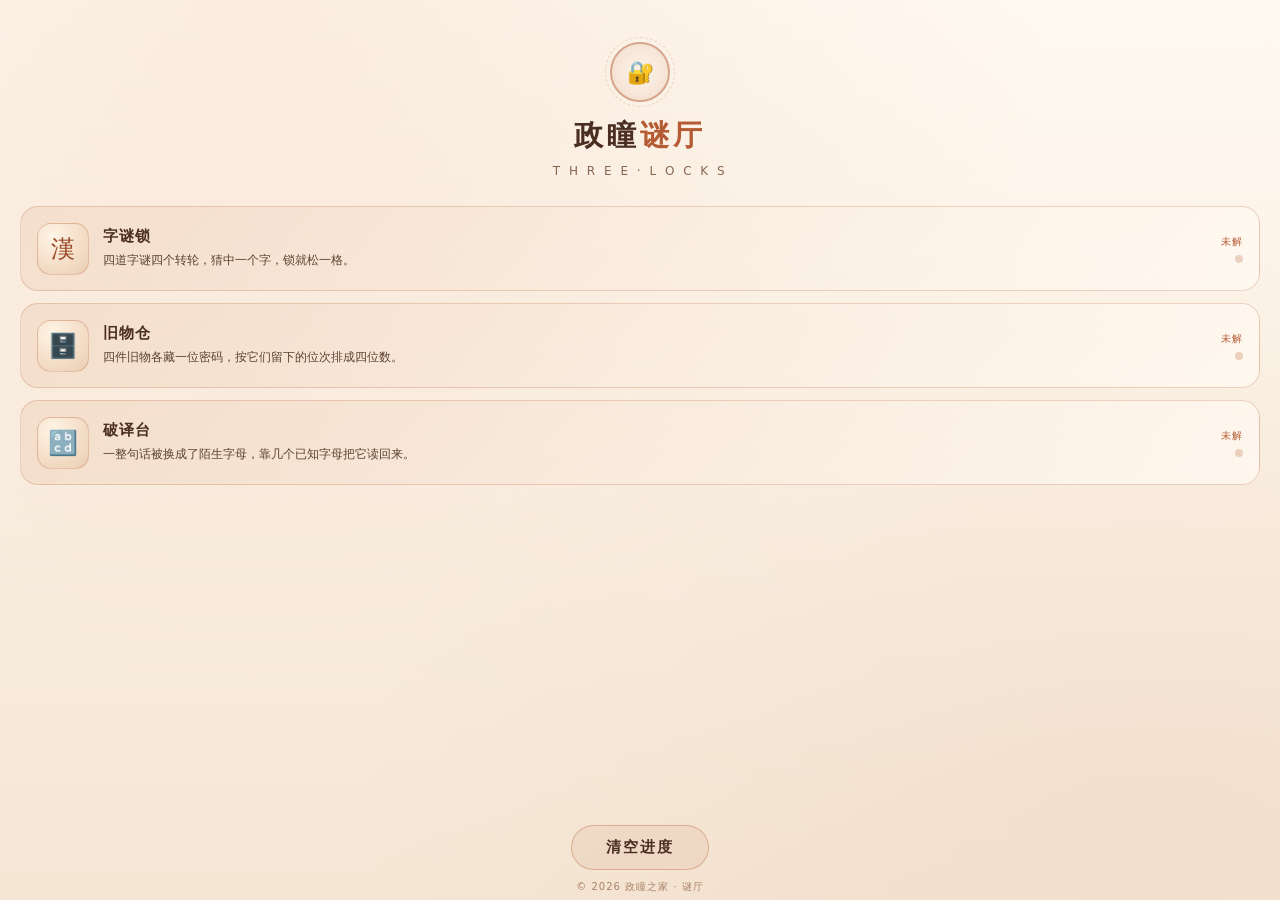
<file: riddle.html>
<!DOCTYPE html>
<html lang="zh-CN">
<head>
<meta charset="UTF-8" />
<meta name="viewport" content="width=device-width, initial-scale=1.0, maximum-scale=1.0, user-scalable=no" />
<title>政瞳谜厅 · 三锁</title>
<link rel="icon" href="data:image/svg+xml,<svg xmlns='http://www.w3.org/2000/svg' viewBox='0 0 100 100'><text y='.9em' font-size='90'>🔐</text></svg>" />
<style>
  *{margin:0;padding:0;box-sizing:border-box;-webkit-tap-highlight-color:transparent;}
  :root{--ink:#080d18;--ink2:#101a2c;--gold:#e8b44a;--cream:#f3e8d3;--dim:#8b96ad;--cyan:#6fd6e8;--red:#e0665a;--green:#7fc98a;}
  html,body{height:100%;}
  body{background:var(--ink);color:var(--cream);font-family:"PingFang SC","Noto Sans SC",system-ui,-apple-system,sans-serif;overflow:hidden;}
  .app{position:relative;width:100%;height:100%;overflow:hidden;display:flex;justify-content:center;}
  .wrap{position:relative;width:100%;max-width:540px;height:100%;overflow:hidden;}
  .screen{position:absolute;inset:0;display:flex;flex-direction:column;overflow-y:auto;padding:24px 20px 30px;
    background:radial-gradient(ellipse at 25% 0%,rgba(232,180,74,.10),transparent 55%),
      radial-gradient(ellipse at 90% 90%,rgba(111,214,232,.07),transparent 50%),
      linear-gradient(180deg,#0c1322 0%,#080d18 100%);
    transition:opacity .26s,transform .26s;}
  .screen.off{opacity:0;transform:translateY(10px);pointer-events:none;}
  .screen.hide{display:none;}
  .topbar{display:flex;align-items:center;justify-content:space-between;font-size:11.5px;color:var(--dim);letter-spacing:1px;flex:0 0 auto;}
  .topbar button{background:none;border:none;color:var(--dim);font-family:inherit;font-size:12px;cursor:pointer;padding:4px 0;}
  .topbar button:hover{color:var(--gold);}

  /* 菜单 */
  .menuhead{text-align:center;padding:18px 0 8px;flex:0 0 auto;}
  .menuhead .seal{width:60px;height:60px;margin:0 auto 14px;border-radius:50%;border:2px solid rgba(232,180,74,.55);
    display:flex;align-items:center;justify-content:center;font-size:22px;color:var(--gold);box-shadow:0 0 24px rgba(232,180,74,.2) inset;position:relative;}
  .menuhead .seal::after{content:"";position:absolute;inset:-7px;border-radius:50%;border:1px dashed rgba(232,180,74,.25);animation:spin 26s linear infinite;}
  @keyframes spin{to{transform:rotate(360deg)}}
  .menuhead h1{font-size:29px;letter-spacing:4px;font-weight:800;}
  .menuhead h1 em{font-style:normal;color:var(--gold);}
  .menuhead p{margin-top:8px;font-size:12px;letter-spacing:2.5px;color:var(--dim);}
  .cards{display:flex;flex-direction:column;gap:12px;margin-top:20px;flex:1;}
  .card{position:relative;border-radius:18px;padding:16px 16px 15px;border:1px solid rgba(232,180,74,.2);
    background:linear-gradient(135deg,rgba(232,180,74,.10),rgba(255,255,255,.03));
    display:flex;gap:14px;align-items:center;cursor:pointer;transition:.18s;overflow:hidden;}
  .card:hover{border-color:rgba(232,180,74,.55);transform:translateY(-1px);}
  .card .ic{width:52px;height:52px;border-radius:14px;background:radial-gradient(circle at 30% 25%,#2a3a56,#131c2c);
    display:flex;align-items:center;justify-content:center;font-size:24px;border:1px solid rgba(232,180,74,.25);flex:0 0 auto;}
  .card h3{font-size:15px;letter-spacing:1px;margin-bottom:5px;}
  .card p{font-size:11.5px;line-height:1.7;color:#9fabc2;}
  .card .st{margin-left:auto;font-size:10px;color:var(--gold);text-align:right;flex:0 0 auto;letter-spacing:1px;}
  .card .st i{display:block;width:8px;height:8px;border-radius:50%;background:rgba(232,180,74,.25);margin:6px 0 0 auto;}
  .card .st i.on{background:var(--gold);box-shadow:0 0 8px rgba(232,180,74,.6);}

  /* 通用 */
  .playhead{display:flex;align-items:center;justify-content:space-between;font-size:11.5px;color:var(--dim);letter-spacing:1px;flex:0 0 auto;}
  .playhead button{background:none;border:none;color:var(--dim);font-size:12px;cursor:pointer;font-family:inherit;padding:4px 0;}
  .h3{font-size:18px;letter-spacing:1.5px;margin:12px 0 6px;flex:0 0 auto;}
  .sub{font-size:12px;line-height:1.9;color:#9fc7d2;margin-bottom:12px;flex:0 0 auto;}
  .stagebox{position:relative;width:100%;display:flex;justify-content:center;flex:0 0 auto;}
  .controls{margin-top:12px;display:flex;flex-direction:column;gap:9px;align-items:center;flex:0 0 auto;}
  .row{display:flex;gap:9px;flex-wrap:wrap;justify-content:center;align-items:center;width:100%;}
  .cbtn{padding:10px 18px;border-radius:12px;border:1px solid rgba(232,180,74,.35);background:rgba(232,180,74,.08);
    color:var(--cream);font-size:13px;cursor:pointer;font-family:inherit;transition:.15s;}
  .cbtn:hover{background:rgba(232,180,74,.18);}
  .cbtn:active{transform:scale(.96);}
  .cbtn.primary{background:linear-gradient(180deg,#efc264,#d9a33a);color:#2a1d08;border:none;font-weight:700;}
  .cbtn:disabled{opacity:.4;cursor:not-allowed;}
  .tip{margin-top:10px;font-size:12.5px;color:var(--gold);min-height:20px;text-align:center;line-height:1.7;flex:0 0 auto;}
  .tip.bad{color:var(--red);}
  .bigbtn{padding:12px 34px;border:none;border-radius:999px;background:linear-gradient(180deg,#efc264,#d9a33a);
    color:#2a1d08;font-size:14.5px;letter-spacing:2px;font-weight:800;cursor:pointer;font-family:inherit;box-shadow:0 8px 20px rgba(232,180,74,.26);}
  .bigbtn.ghost{background:transparent;color:var(--cream);border:1px solid rgba(232,180,74,.5);box-shadow:none;font-weight:600;}
  .bigbtn:active{transform:translateY(2px);}

  /* 弹层 */
  .fx{position:absolute;inset:0;z-index:30;display:none;align-items:center;justify-content:center;background:rgba(4,8,15,.72);backdrop-filter:blur(4px);padding:22px;}
  .fx.show{display:flex;}
  .fxcard{width:min(340px,94%);background:linear-gradient(180deg,#141d31,#0e1526);border:1px solid rgba(232,180,74,.35);
    border-radius:20px;padding:22px 20px;box-shadow:0 24px 60px rgba(0,0,0,.55);animation:pop .3s cubic-bezier(.2,1.4,.4,1);max-height:88%;overflow:auto;}
  @keyframes pop{from{transform:scale(.88);opacity:0}to{transform:scale(1);opacity:1}}
  .fxcard h4{font-size:16px;letter-spacing:2px;margin-bottom:10px;text-align:center;}
  .fxcard p{font-size:13px;line-height:1.95;color:#c8d2e4;}
  .fxcard .paper{background:linear-gradient(180deg,#f3e8d3,#e6d8bd);color:#2b2417;border-radius:10px;padding:14px;font-size:12.5px;line-height:2;
    box-shadow:inset 0 0 30px rgba(120,96,50,.18);margin:8px 0 2px;}
  .fxcard .paper b{color:#8a5a12;}
  .fxcard .bigbtn{margin:16px auto 0;display:block;padding:9px 26px;font-size:13px;}

  footer{position:absolute;bottom:6px;left:0;right:0;text-align:center;font-size:10px;color:rgba(255,255,255,.2);letter-spacing:1px;}


/* 谜厅「回谜厅」按钮：从文字链接改成明显的太阳橘胶囊 */
#btnBack{
  display:inline-flex!important;align-items:center!important;gap:6px!important;
  padding:9px 17px!important;border:0!important;border-radius:999px!important;
  background:#F26516!important;color:#FFF7EE!important;
  font:800 13px/1 "PingFang SC","Noto Sans SC",system-ui,sans-serif!important;
  letter-spacing:.08em!important;box-shadow:0 3px 0 #B93B05!important;
  transition:transform .15s ease,background .15s ease!important;
}
#btnBack:hover{background:#D94F09!important;color:#FFF7EE!important;transform:translateY(-1px)!important;}
#btnBack:active{transform:translateY(1px)!important;box-shadow:0 2px 0 #B93B05!important;}
#btnEndBack{
  background:#F26516!important;color:#FFF7EE!important;border:0!important;
  box-shadow:0 4px 0 #B93B05!important;font-weight:800!important;
}
#btnEndBack:hover{background:#D94F09!important;}
@media(max-width:600px){
  #btnBack{padding:8px 13px!important;font-size:12px!important;}
}

</style>

<style id="aylio-cream">
:root{--ink:#FBF3E9;--ink2:#F4E3D0;--gold:#B45B33;--gold2:#8E4A2A;--cream:#4A2E21;--dim:#8A6753;--cyan:#A9532D;--red:#A7412E;--green:#6F7D4E;}
html,body{background:#FBF3E9!important;color:#4A2E21!important;}
.stagewrap,.wrap{max-width:100%!important;}
.stagebox canvas{filter:brightness(1.06) sepia(.12) saturate(1.02);}
.topbar,.topbar button,.playhead,.playhead button,footer{color:#8A6753!important;}
.menuhead h1,.h3,.card h3,.fxcard h4{color:#4A2E21!important;}
.menuhead h1 em{color:#B45B33!important;}
.menuhead p{color:#8A6753!important;}
.menuhead .seal{border-color:rgba(180,91,51,.5)!important;color:#B45B33!important;box-shadow:0 0 24px rgba(180,91,51,.16) inset!important;}
.menuhead .seal::after{border-color:rgba(180,91,51,.22)!important;}
.hintline,.sub,.card p,.cover .desc,.story .lines,.fxcard p{color:#5C4030!important;}
.story .lines p.dim{color:#8A6753!important;}
.legend span,.tab{color:#7A5B47!important;}
.screen{background:radial-gradient(ellipse at 20% 0%,rgba(214,139,93,.12),transparent 55%),radial-gradient(ellipse at 90% 90%,rgba(180,91,51,.06),transparent 50%),linear-gradient(180deg,#FFF9F1 0%,#F5E6D4 100%)!important;}
.fx{background:rgba(74,46,33,.45)!important;}
.fxcard{background:linear-gradient(180deg,#FFF9F0,#F3E0CB)!important;border-color:#D9B48C!important;box-shadow:0 24px 60px rgba(90,45,20,.18)!important;}
.fxcard .paper{background:linear-gradient(180deg,#FFF8EC,#EEDCC4)!important;color:#3F2A1A!important;border-color:#DCC09B!important;}
.bigbtn,.cbtn.primary{background:linear-gradient(180deg,#D68B5D,#B45B33)!important;color:#FFF9F3!important;box-shadow:0 8px 20px rgba(180,91,51,.22)!important;}
.cbtn,.bigbtn.ghost{background:rgba(180,91,51,.08)!important;border-color:rgba(180,91,51,.35)!important;color:#4A2E21!important;box-shadow:none!important;}
.nocell{background:rgba(122,75,48,.08)!important;color:#8A6753!important;}
.nocell.cross{color:#B49A83!important;}
.card{background:linear-gradient(135deg,rgba(214,139,93,.14),rgba(255,249,241,.82))!important;border-color:rgba(180,91,51,.24)!important;}
.card .ic{background:radial-gradient(circle at 30% 25%,#FFF4E5,#EBCDB2)!important;border-color:rgba(180,91,51,.28)!important;color:#9A4B28!important;}
.card .st{color:#B45B33!important;}
.card .st i{background:rgba(180,91,51,.25)!important;}
.card .st i.on{background:#B45B33!important;box-shadow:0 0 8px rgba(180,91,51,.55)!important;}
.tip{color:#9A5532!important;}
.tip.bad{color:#A7412E!important;}
footer{color:#A98268!important;}
</style>
</head>
<body>
<div class="app"><div class="wrap">

  <div class="screen" id="scMenu">
    <div class="menuhead">
      <div class="seal">🔐</div>
      <h1>政瞳<em>谜厅</em></h1>
      <p>T H R E E · L O C K S</p>
    </div>
    <div class="cards" id="cards">
      <div class="card" data-game="hanzi">
        <div class="ic">漢</div>
        <div>
          <h3>字谜锁</h3>
          <p>四道字谜四个转轮，猜中一个字，锁就松一格。</p>
        </div>
        <div class="st">未解 <i id="dotHanzi"></i></div>
      </div>
      <div class="card" data-game="vault">
        <div class="ic">🗄️</div>
        <div>
          <h3>旧物仓</h3>
          <p>四件旧物各藏一位密码，按它们留下的位次排成四位数。</p>
        </div>
        <div class="st">未解 <i id="dotVault"></i></div>
      </div>
      <div class="card" data-game="cipher">
        <div class="ic">🔡</div>
        <div>
          <h3>破译台</h3>
          <p>一整句话被换成了陌生字母，靠几个已知字母把它读回来。</p>
        </div>
        <div class="st">未解 <i id="dotCipher"></i></div>
      </div>
    </div>
    <div class="controls" style="margin-top:18px">
      <button class="bigbtn ghost" id="btnReset">清空进度</button>
    </div>
  </div>

  <div class="screen hide" id="scPlay">
    <div class="playhead">
      <button id="btnBack">← 回谜厅</button>
      <span id="playTag">第一厅</span>
      <span id="playStep"></span>
    </div>
    <h3 class="h3" id="playTitle"></h3>
    <p class="sub" id="playHint"></p>
    <div class="stagebox" id="stage"></div>
    <div class="controls" id="controls"></div>
    <div class="tip" id="tip"></div>
  </div>

  <div class="screen hide" id="scEnd">
    <div style="flex:1;display:flex;flex-direction:column;justify-content:center;align-items:center;text-align:center;">
      <div style="font-size:38px;color:var(--gold);margin-bottom:14px">🔓</div>
      <h2 style="font-size:25px;letter-spacing:4px;margin-bottom:14px;">三锁齐开</h2>
      <p style="font-size:13.5px;line-height:2.05;color:#c9d2e2;max-width:330px" id="endText"></p>
      <button class="bigbtn ghost" id="btnEndBack" style="margin-top:24px">回谜厅</button>
    </div>
  </div>

  <div class="fx" id="fx">
    <div class="fxcard">
      <h4 id="fxTitle">线索</h4>
      <div id="fxBody"></div>
      <button class="bigbtn" id="fxOk">知道了</button>
    </div>
  </div>

  <footer>© 2026 政瞳之家 · 谜厅</footer>
</div></div>

<script type="module">
let THREE;
try { THREE = await import('./three.full.module.js'); }
catch(e1) { try { THREE = await import('https://cdn.jsdelivr.net/npm/three@0.160.0/build/three.module.js'); }
catch(e2) { THREE = await import('https://unpkg.com/three@0.160.0/build/three.module.js'); } }

const SAVE_KEY='aylio_hall_v1';
const state={ done:{vault:false,cipher:false,hanzi:false}, mounted:null, cur:null };

/* DOM */
const scMenu=document.getElementById('scMenu'), scPlay=document.getElementById('scPlay'), scEnd=document.getElementById('scEnd');
const stage=document.getElementById('stage'), controls=document.getElementById('controls'), tipEl=document.getElementById('tip');
const fx=document.getElementById('fx'), fxTitle=document.getElementById('fxTitle'), fxBody=document.getElementById('fxBody');
const playTag=document.getElementById('playTag'), playTitle=document.getElementById('playTitle'),
      playHint=document.getElementById('playHint'), playStep=document.getElementById('playStep');

function show(el){
  [scMenu,scPlay,scEnd].forEach(s=>{
    if(s===el){ s.classList.remove('hide'); requestAnimationFrame(()=>s.classList.remove('off')); }
    else { s.classList.add('off'); setTimeout(()=>{ if(s.classList.contains('off')&&s!==el) s.classList.add('hide'); },190); }
  });
}
function setTip(m,bad){ tipEl.textContent=m||''; tipEl.classList.toggle('bad',!!bad); }
function showFx(title, html, cb){
  fxTitle.textContent=title;
  fxBody.innerHTML='';
  if(typeof html==='string'){ const p=document.createElement('div'); p.innerHTML=html; fxBody.appendChild(p); }
  else fxBody.appendChild(html);
  fxCb=cb||null;
  fx.classList.add('show');
}
let fxCb=null;
document.getElementById('fxOk').onclick=()=>{
  fx.classList.remove('show');
  const cb=fxCb; fxCb=null;
  if(cb) cb();
};

function save(){
  localStorage.setItem(SAVE_KEY, JSON.stringify(state.done));
  syncDots();
}
function load(){
  try{ const o=JSON.parse(localStorage.getItem(SAVE_KEY)||'{}'); state.done=Object.assign(state.done,o||{}); }catch(e){}
}
function syncDots(){
  ['vault','cipher','hanzi'].forEach(k=>{
    const d=document.getElementById('dot'+(k==='vault'?'Vault':k==='cipher'?'Cipher':'Hanzi'));
    if(d) d.classList.toggle('on', !!state.done[k]);
    const st=d&&d.parentElement;
    if(st) st.textContent=state.done[k]?'已解 ':'未解 ';
    if(st) st.appendChild(d);
  });
}
function solvedAll(){ return state.done.vault&&state.done.cipher&&state.done.hanzi; }

const TAGS={hanzi:'第一厅 · 字谜锁', vault:'第二厅 · 旧物仓', cipher:'第三厅 · 破译台'};
const HINTS={
  vault:'点物件凑近查看：书架抽出夹纸条的书，抽屉拉开找车票，看钟面分针指着几，翻画框看背板。自己把数字和位次找齐，再去开门。',
  cipher:'每个怪字母下面留了一个空位。先填已经给出的字母，再看词的长度和重复位置，把整句话读出来。',
  hanzi:'每道字谜只对应一个字。想清楚拆字和会意，再点候选字；点错锁会晃一下。'
};

function openGame(game){
  if(!GAMES[game]){ setTip('还在加载，等一两秒再点。',true); return; }
  state.cur=game;
  playTag.textContent=TAGS[game];
  playTitle.textContent={hanzi:'字谜锁',vault:'旧物仓',cipher:'破译台'}[game];
  playHint.textContent=HINTS[game];
  playHint.style.display=(game==='vault')?'none':'';
  playStep.textContent='';
  stage.innerHTML=''; controls.innerHTML=''; setTip('');
  show(scPlay); scPlay.scrollTop=0;
  if(state.mounted&&state.mounted.destroy){ try{ state.mounted.destroy(); }catch(e){} }
  state.mounted=null;
  const api={ solve:()=>onSolve(game), setStep:t=>{ playStep.textContent=t; }, setTip };
  state.mounted=GAMES[game](stage,controls,api);
}
function onSolve(game){
  setTip('');
  state.done[game]=true; save();
  showFx('这一厅开了', '「'+playTitle.textContent+'」解开了。走廊尽头又亮起一盏灯。', ()=>{
    if(solvedAll()) openEnd(); else show(scMenu);
  });
}
function openEnd(){
  document.getElementById('endText').innerHTML='三把锁同时弹开。<br />门后不是走廊，是一间更小的房间：<br />桌上摊着两年前那张信纸，边上多了一行新写的字——<br /><br />“你们终于把这里逛完了。”<br /><br />字迹还很新。';
  show(scEnd);
}
document.getElementById('btnBack').onclick=()=>{
  if(state.mounted&&state.mounted.destroy){ try{ state.mounted.destroy(); }catch(e){} }
  state.mounted=null; show(scMenu);
};
document.getElementById('btnEndBack').onclick=()=>show(scMenu);
document.getElementById('btnReset').onclick=()=>{
  state.done={vault:false,cipher:false,hanzi:false};
  localStorage.removeItem(SAVE_KEY);
  syncDots();
};
document.querySelectorAll('.card').forEach(c=>{
  c.addEventListener('click',()=>openGame(c.dataset.game));
});

load(); syncDots();
const GAMES={};
const GEN={};
/* 通用随机工具 */
function mulberry32(a){return function(){a|=0;a=a+0x6D2B79F5|0;let t=Math.imul(a^a>>>15,1|a);t=t+Math.imul(t^t>>>7,61|t)^t;return((t^t>>>14)>>>0)/4294967296;};}
function shuffleArr(arr,rng){const a=arr.slice();for(let i=a.length-1;i>0;i--){const j=Math.floor(rng()*(i+1));[a[i],a[j]]=[a[j],a[i]];}return a;}
function rndInt(rng,a,b){ return a+Math.floor(rng()*(b-a+1)); }

/* ============================================================
   第二厅 · 旧物仓（密室特写版：飞镜 + 物品级交互 + 音效震动）
   ============================================================ */
function makeVaultLevel(seed){
  const rng=mulberry32((seed>>>0)||1);
  const pool=shuffleArr([1,2,3,4,5,6,7,8,9],rng);
  const ord=shuffleArr([1,2,3,4],rng);
  const ids=['shelf','desk','clock','painting'];
  const data={};
  ids.forEach((id,i)=>{ data[id]={d:pool[i], p:ord[i]}; });
  // 钟面：分针指向的数字即数字线索 d；mm = d*5
  const time={hh:rndInt(rng,1,9), mm:data.clock.d*5};
  return {data, time};
}

GAMES.vault=function(stage, controls, api){
  const lvl=makeVaultLevel(Math.floor(Math.random()*2147483000));
  let code='';
  for(let p=1;p<=4;p++){
    for(const id in lvl.data) if(lvl.data[id].p===p) code+=lvl.data[id].d;
  }

  /* ---------- 音效 / 震动 ---------- */
  let AC=null;
  function ac(){ try{ AC=AC||new (window.AudioContext||window.webkitAudioContext)(); return AC; }catch(e){ return null; } }
  function tone(freq,dur,type='sine',gain=.16,delay=0){
    const a=ac(); if(!a) return;
    const o=a.createOscillator(), g=a.createGain();
    o.type=type; o.frequency.value=freq;
    const t=a.currentTime+delay;
    g.gain.setValueAtTime(gain,t); g.gain.exponentialRampToValueAtTime(.001,t+dur);
    o.connect(g); g.connect(a.destination); o.start(t); o.stop(t+dur);
  }
  const sndClick=()=>tone(660,.07,'triangle',.1);
  const sndOpen =()=>{ tone(392,.12,'triangle',.14); tone(523,.16,'triangle',.14,.09); };
  const sndBad  =()=>{ tone(150,.16,'square',.12); tone(110,.2,'square',.12,.12); if(navigator.vibrate) navigator.vibrate(90); };
  const sndGood =()=>{ tone(523,.14,'triangle',.16); tone(659,.14,'triangle',.16,.1); tone(784,.22,'triangle',.16,.2); };

  const S=Math.max(290, Math.min(stage.clientWidth||560, 560));
  const H=Math.round(S*0.9);
  const host=document.createElement('div');
  host.style.cssText='position:relative;width:'+S+'px;height:'+H+'px;border-radius:16px;overflow:hidden;border:1px solid rgba(232,180,74,.22);background:#2A1B12;box-shadow:inset 0 0 60px rgba(40,20,10,.55);';
  stage.appendChild(host);

  const renderer=new THREE.WebGLRenderer({antialias:true,alpha:false});
  renderer.setPixelRatio(Math.min(devicePixelRatio,1.7));
  renderer.setSize(S,H,false);
  renderer.setClearColor(0x2A1B12,1);
  renderer.shadowMap.enabled=true;
  renderer.shadowMap.type=THREE.PCFSoftShadowMap;
  renderer.toneMapping=THREE.ACESFilmicToneMapping;
  renderer.toneMappingExposure=1.62;
  renderer.domElement.style.cssText='display:block;width:100%;height:100%;cursor:pointer;';
  host.appendChild(renderer.domElement);
  const vig=document.createElement('div');
  vig.style.cssText='position:absolute;inset:0;pointer-events:none;background:radial-gradient(120% 85% at 50% 42%,transparent 38%,rgba(40,20,10,.58) 100%);';
  host.appendChild(vig);
  const hoverLbl=document.createElement('div');
  hoverLbl.style.cssText='position:absolute;left:0;bottom:9px;width:100%;text-align:center;font-size:11.5px;letter-spacing:1px;color:#d8c7a4;opacity:0;transition:.18s;pointer-events:none;text-shadow:0 2px 6px #000;';
  host.appendChild(hoverLbl);

  const scene=new THREE.Scene();
  scene.fog=new THREE.Fog(0x2A1B12,14,30);
  const camera=new THREE.PerspectiveCamera(44,S/H,0.1,60);

  /* ---------- 灯光 ---------- */
  scene.add(new THREE.HemisphereLight(0xffd9b8,0x3A2418,1.08));
  const key=new THREE.SpotLight(0xffd6a0,26,16,0.72,0.55,1.6);
  key.position.set(0.55,3.55,0.95); key.target.position.set(-0.3,0.9,-1.1);
  key.castShadow=true; key.shadow.mapSize.set(1024,1024); key.shadow.bias=-0.0009;
  scene.add(key, key.target);
  const fill=new THREE.DirectionalLight(0xffb98a,0.72); fill.position.set(-5,5,4); scene.add(fill);
  const lampGlow=new THREE.PointLight(0xffca7d,4.2,6.5,1.8); lampGlow.position.set(0.9,1.28,0.55); scene.add(lampGlow);

  const geos=[], mats=[];
  const keep=(g,m)=>{ if(g)geos.push(g); if(m) (Array.isArray(m)?m:[m]).forEach(x=>x&&mats.push(x)); };
  const std=(o)=>new THREE.MeshStandardMaterial(o);

  const woodTex=(()=>{
    const c=document.createElement('canvas'); c.width=c.height=256;
    const x=c.getContext('2d');
    x.fillStyle='#6b4a2c'; x.fillRect(0,0,256,256);
    for(let i=0;i<46;i++){
      x.strokeStyle='rgba(0,0,0,'+(0.05+Math.random()*0.1)+')';
      x.lineWidth=1+Math.random()*2.4;
      x.beginPath(); const yy=Math.random()*256;
      x.moveTo(0,yy); x.bezierCurveTo(80,yy+(Math.random()-.5)*14,170,yy+(Math.random()-.5)*14,256,yy+(Math.random()-.5)*10); x.stroke();
    }
    for(let i=0;i<260;i++){ x.fillStyle='rgba(255,220,170,'+(0.02+Math.random()*0.05)+')'; x.fillRect(Math.random()*256,Math.random()*256,2,1); }
    const t=new THREE.CanvasTexture(c); t.colorSpace=THREE.SRGBColorSpace; t.wrapS=t.wrapT=THREE.RepeatWrapping;
    return t;
  })();

  /* ---------- 房间 ---------- */
  const floorM=std({map:woodTex,color:0xb99a72,roughness:.92});
  const floorG=new THREE.PlaneGeometry(7.4,6.4);
  const floor=new THREE.Mesh(floorG,floorM); floor.rotation.x=-Math.PI/2; floor.position.set(0,0,-0.6); floor.receiveShadow=true; scene.add(floor);
  keep(floorG,floorM);

  const rugC=document.createElement('canvas'); rugC.width=128; rugC.height=128;
  const rc=rugC.getContext('2d');
  rc.fillStyle='#2a3550'; rc.fillRect(0,0,128,128);
  rc.strokeStyle='rgba(232,180,74,.55)'; rc.lineWidth=3; rc.strokeRect(9,9,110,110);
  rc.strokeStyle='rgba(232,180,74,.28)'; rc.lineWidth=2; rc.strokeRect(18,18,92,92);
  for(let i=0;i<6;i++){ rc.fillStyle='rgba(232,180,74,.16)'; rc.beginPath(); rc.arc(64,64,40-i*6,0,Math.PI*2); rc.stroke(); }
  const rugTex=new THREE.CanvasTexture(rugC); rugTex.colorSpace=THREE.SRGBColorSpace;
  const rugM=std({map:rugTex,roughness:1}); const rugG=new THREE.PlaneGeometry(2.5,1.85);
  const rug=new THREE.Mesh(rugG,rugM); rug.rotation.x=-Math.PI/2; rug.position.set(-0.15,0.012,-0.35); rug.receiveShadow=true; scene.add(rug);
  keep(rugG,rugM);

  const wallTex=(()=>{
    const c=document.createElement('canvas'); c.width=c.height=256;
    const x=c.getContext('2d');
    x.fillStyle='#28303f'; x.fillRect(0,0,256,256);
    for(let i=0;i<256;i+=32){ x.fillStyle='rgba(0,0,0,.12)'; x.fillRect(i,0,2,256); }
    for(let i=0;i<900;i++){ x.fillStyle='rgba(255,255,255,'+(Math.random()*0.04)+')'; x.fillRect(Math.random()*256,Math.random()*256,2,2); }
    const t=new THREE.CanvasTexture(c); t.colorSpace=THREE.SRGBColorSpace; t.wrapS=t.wrapT=THREE.RepeatWrapping; t.repeat.set(3,2);
    return t;
  })();
  const wallM2=std({map:wallTex,color:0xC9A98A,roughness:.95});
  const backG=new THREE.PlaneGeometry(7.4,3.9);
  const back=new THREE.Mesh(backG,wallM2); back.position.set(0,1.95,-3.55); back.receiveShadow=true; scene.add(back);
  const leftG=new THREE.PlaneGeometry(6.4,3.9);
  const left=new THREE.Mesh(leftG,wallM2.clone()); left.rotation.y=Math.PI/2; left.position.set(-3.65,1.95,-0.6); left.receiveShadow=true; scene.add(left);
  keep(backG,wallM2); keep(leftG,left.material);
  const baseM=std({color:0x171d28,roughness:.8});
  const base1=new THREE.Mesh(new THREE.BoxGeometry(7.4,0.16,0.08),baseM); base1.position.set(0,0.08,-3.51); scene.add(base1);
  const base2=new THREE.Mesh(new THREE.BoxGeometry(0.08,0.16,6.4),baseM); base2.position.set(-3.61,0.08,-0.6); scene.add(base2);
  keep(base1.geometry,baseM);

  /* ---------- 书柜 ---------- */
  const shelfGroup=new THREE.Group(); shelfGroup.position.set(-2.6,0,-1.32); scene.add(shelfGroup);
  const woodM=std({map:woodTex,color:0xc9a273,roughness:.78});
  const woodDarkM=std({map:woodTex,color:0x8a6a48,roughness:.85});
  const SW=1.16, SH=2.34, SD=0.52;
  const sideG=new THREE.BoxGeometry(0.06,SH,SD);
  [-SW/2+0.03, SW/2-0.03].forEach(x=>{
    const p=new THREE.Mesh(sideG,woodM); p.position.set(x,SH/2,0); p.castShadow=true; p.receiveShadow=true; shelfGroup.add(p);
  });
  const backG2=new THREE.BoxGeometry(SW,SH,0.04);
  const sb=new THREE.Mesh(backG2,woodDarkM); sb.position.set(0,SH/2,-SD/2+0.02); shelfGroup.add(sb);
  const shelfG=new THREE.BoxGeometry(SW-0.1,0.045,SD-0.04);
  [0.06,0.64,1.22,1.80,SH-0.03].forEach(y=>{
    const p=new THREE.Mesh(shelfG,woodM); p.position.set(0,y,0); p.castShadow=true; p.receiveShadow=true; shelfGroup.add(p);
    keep(shelfG,woodM);
  });
  keep(sideG,woodM); keep(backG2,woodDarkM);

  const bookCols=[0x6b3a32,0x2d4650,0x74603a,0x443159,0x304c3d,0x83462a,0x283c50,0x554050];
  const books=[];
  function bookLabel(hex, worn){
    const c=document.createElement('canvas'); c.width=72; c.height=240;
    const x=c.getContext('2d');
    const base='#'+hex.toString(16).padStart(6,'0');
    x.fillStyle=base; x.fillRect(0,0,72,240);
    // 书脊竖向明暗 + 做旧
    const gd=x.createLinearGradient(0,0,72,0);
    gd.addColorStop(0,'rgba(0,0,0,.55)'); gd.addColorStop(.22,'rgba(255,255,255,.10)');
    gd.addColorStop(.55,'rgba(0,0,0,.12)'); gd.addColorStop(1,'rgba(0,0,0,.62)');
    x.fillStyle=gd; x.fillRect(0,0,72,240);
    for(let k=0;k<26;k++){
      x.fillStyle='rgba(0,0,0,'+(0.03+Math.random()*0.07)+')';
      x.fillRect(Math.random()*72,Math.random()*240,1+Math.random()*3,2+Math.random()*8);
    }
    // 磨损的边
    x.fillStyle='rgba(240,230,205,.18)'; x.fillRect(0,0,72,3); x.fillRect(0,237,72,3);
    // 描金横条
    x.fillStyle='rgba(220,180,96,.62)'; x.fillRect(5,30,62,3); x.fillRect(5,206,62,3);
    // 书名线条
    x.fillStyle='rgba(240,228,190,.6)';
    x.fillRect(30,86,12,2); x.fillRect(26,94,20,2); x.fillRect(32,102,8,2);
    if(worn){
      x.fillStyle='rgba(30,20,12,.35)'; x.beginPath(); x.moveTo(72,168); x.lineTo(52,186); x.lineTo(72,196); x.fill();
      x.strokeStyle='rgba(160,40,30,.75)'; x.lineWidth=3; x.strokeRect(12,214,48,18);
      x.fillStyle='rgba(170,44,32,.8)'; x.font='700 12px sans-serif'; x.fillText('藏',24,228);
    }
    const t=new THREE.CanvasTexture(c); t.colorSpace=THREE.SRGBColorSpace; return t;
  }
  [0.11,0.69,1.27,1.85].forEach((y,row)=>{
    let x=-SW/2+0.1;
    const n=6+((row*3)%3);
    for(let i=0;i<n;i++){
      const bw=0.058+rndInt(Math.random,0,1)*0.03;
      const bh=0.33+rndInt(Math.random,0,1)*0.13;
      if(x+bw>SW/2-0.08) break;
      const g=new THREE.BoxGeometry(bw,bh,0.34);
      const m=std({color:bookCols[(row*3+i)%bookCols.length],roughness:.86});
      const b=new THREE.Mesh(g,m);
      const zOff=0.03+Math.random()*0.06;
      b.position.set(x+bw/2,y+bh/2+0.024,0.06+zOff-0.05);
      if(i%5===4) b.rotation.z=0.18;
      b.rotation.y=(Math.random()-.5)*0.05;
      b.castShadow=true;
      b.userData.sub={g:'shelf', kind:'book', target:false, bookId:books.length};
      shelfGroup.add(b); keep(g,m);
      // 书脊贴纸（做旧）
      const lblG=new THREE.PlaneGeometry(bw*0.94,bh*0.94);
      const lblM=std({map:bookLabel(bookCols[(row*3+i)%bookCols.length],false),roughness:.8});
      const lbl=new THREE.Mesh(lblG,lblM); lbl.position.set(0,0,0.171); b.add(lbl);
      keep(lblG,lblM);
      const hitG=new THREE.BoxGeometry(Math.max(0.1,bw+0.02),bh+0.02,0.46);
      const hitM=new THREE.MeshBasicMaterial({transparent:true,opacity:0,depthWrite:false});
      const hit=new THREE.Mesh(hitG,hitM); hit.position.set(x+bw/2,y+bh/2+0.024,0.1);
      hit.userData.sub={g:'shelf', kind:'book', target:false, bookId:books.length};
      shelfGroup.add(hit); keep(hitG,hitM);
      books.push({mesh:b, out:0, target:false, baseZ:0.06, pulled:false, hit, bh, lbl, row, bw, baseY:b.rotation.y});
      x+=bw+0.008;
    }
  });
  const cands=books.filter(b=>b.row===1||b.row===2);
  const targetBook=(cands.length?cands:books)[Math.floor(Math.random()*(cands.length||books.length))];
  targetBook.target=true; targetBook.mesh.userData.sub.target=true;
  targetBook.hit.userData.sub.target=true;
  // 目标书：更旧的书脊 + 露在外面的纸片
  targetBook.lbl.material.map=bookLabel(0x7d5c44,true);
  targetBook.lbl.material.needsUpdate=true;
  targetBook.mesh.material.color.setHex(0x8a6a52);
  const peekG=new THREE.BoxGeometry(0.12,0.14,0.008);
  const peekM=std({color:0xf0e4c8,roughness:.92,emissive:0xfff3d8,emissiveIntensity:.45});
  const peek=new THREE.Mesh(peekG,peekM);
  peek.position.set(targetBook.bw/2-0.006,0.055,0.192);
  peek.rotation.set(-0.1,0.26,0.32);
  peek.userData.sub={g:'shelf', kind:'book', target:targetBook.mesh.userData.sub.bookId, bookId:targetBook.mesh.userData.sub.bookId};
  targetBook.mesh.add(peek); keep(peekG,peekM);
  // 目标书里夹着的纸条（抽出后可见）
  const slipG=new THREE.PlaneGeometry(0.16,0.11);
  const slipM=std({color:0xe8dfc9,roughness:.95,side:THREE.DoubleSide});
  const slip=new THREE.Mesh(slipG,slipM); slip.visible=false;
  slip.userData.sub={g:'shelf', kind:'slip'};
  shelfGroup.add(slip); keep(slipG,slipM);

  /* ---------- 写字台 ---------- */
  const deskGroup=new THREE.Group(); deskGroup.position.set(0.42,0,0.18); scene.add(deskGroup);
  const topM=std({map:woodTex,color:0xd0a87a,roughness:.6});
  const topG=new THREE.BoxGeometry(1.62,0.075,0.86);
  const top=new THREE.Mesh(topG,topM); top.position.y=0.76; top.castShadow=true; top.receiveShadow=true; deskGroup.add(top);
  const legG=new THREE.BoxGeometry(0.07,0.74,0.07);
  [[-0.74,-0.35],[0.74,-0.35],[-0.74,0.35],[0.74,0.35]].forEach(([x,z])=>{
    const l=new THREE.Mesh(legG,woodM); l.position.set(x,0.37,z); l.castShadow=true; deskGroup.add(l);
  });
  keep(topG,topM); keep(legG,null);
  // 抽屉（可拉开）
  const drawerGroup=new THREE.Group(); drawerGroup.position.set(0,0.52,0.2); deskGroup.add(drawerGroup);
  const drawerM=std({map:woodTex,color:0xb98f5c,roughness:.7});
  // 抽屉内胆：底板 + 左右 + 后壁，拉开后能看到里面的东西
  const trayM=std({map:woodTex,color:0xc9a06a,roughness:.75,side:THREE.DoubleSide});
  const trayBotG=new THREE.PlaneGeometry(0.56,0.42);
  const trayBot=new THREE.Mesh(trayBotG,trayM); trayBot.rotation.x=-Math.PI/2; trayBot.position.set(0,-0.09,0.01);
  drawerGroup.add(trayBot);
  const traySideG=new THREE.BoxGeometry(0.03,0.19,0.42);
  [-0.275,0.275].forEach(x=>{ const s=new THREE.Mesh(traySideG,drawerM); s.position.set(x,0,0.01); drawerGroup.add(s); });
  const trayBackG=new THREE.BoxGeometry(0.56,0.19,0.03);
  const trayBack=new THREE.Mesh(trayBackG,drawerM); trayBack.position.set(0,0,-0.2); drawerGroup.add(trayBack);
  // 抽屉面板
  const drawerG=new THREE.BoxGeometry(0.62,0.23,0.05);
  const drawerFront=new THREE.Mesh(drawerG,drawerM); drawerFront.castShadow=true; drawerFront.position.set(0,0,0.22); drawerGroup.add(drawerFront);
  const knobG=new THREE.SphereGeometry(0.032,12,10);
  const knobM=std({color:0xe6c47c,roughness:.3,metalness:.85});
  const knob=new THREE.Mesh(knobG,knobM); knob.position.set(0,0,0.26); drawerGroup.add(knob);
  drawerFront.userData.sub={g:'desk', kind:'drawer'};
  knob.userData.sub={g:'desk', kind:'drawer'};
  keep(drawerG,drawerM); keep(knobG,knobM); keep(trayBotG,trayM); keep(traySideG,drawerM); keep(trayBackG,drawerM);
  // 车票（抽屉内，拉开后可点）
  const ticketC=document.createElement('canvas'); ticketC.width=180; ticketC.height=80;
  const tc=ticketC.getContext('2d');
  tc.fillStyle='#e3d7b6'; tc.fillRect(0,0,180,80);
  tc.strokeStyle='#7a6a45'; tc.lineWidth=2; tc.strokeRect(4,4,172,72);
  tc.fillStyle='#5a4c30'; tc.font='600 18px ui-monospace,monospace';
  tc.fillText('NO. 0'+lvl.data.desk.d,16,38);
  tc.font='11px sans-serif'; tc.fillText('单程 · 旧站',16,60);
  tc.setLineDash([4,3]); tc.beginPath(); tc.moveTo(128,8); tc.lineTo(128,72); tc.stroke();
  tc.fillStyle='#8a3a2a'; tc.font='600 12px sans-serif'; tc.fillText('点我',142,46);
  const ticketTex=new THREE.CanvasTexture(ticketC); ticketTex.colorSpace=THREE.SRGBColorSpace;
  const ticketG=new THREE.PlaneGeometry(0.34,0.15);
  const ticketM=std({map:ticketTex,roughness:.9,side:THREE.DoubleSide,emissive:0xffffff,emissiveMap:ticketTex,emissiveIntensity:.32});
  const ticket=new THREE.Mesh(ticketG,ticketM);
  ticket.rotation.x=-Math.PI/2; ticket.rotation.z=0.22;
  ticket.position.set(-0.02,-0.075,0.03); ticket.visible=false;
  ticket.userData.sub={g:'desk', kind:'ticket'};
  drawerGroup.add(ticket); keep(ticketG,ticketM);
  // 台灯
  const lampBaseG=new THREE.CylinderGeometry(0.14,0.17,0.045,20);
  const brassM=std({color:0xc9a05a,roughness:.35,metalness:.9});
  const lampBase=new THREE.Mesh(lampBaseG,brassM); lampBase.position.set(0.52,0.82,-0.22); deskGroup.add(lampBase);
  const stemG=new THREE.CylinderGeometry(0.018,0.018,0.52,10);
  const stem=new THREE.Mesh(stemG,brassM); stem.position.set(0.52,1.08,-0.22); deskGroup.add(stem);
  const shadeG=new THREE.CylinderGeometry(0.09,0.2,0.2,18,1,true);
  const shadeM=std({color:0xf0d6a4,emissive:0xffb65c,emissiveIntensity:1.5,roughness:.6,side:THREE.DoubleSide});
  const shade=new THREE.Mesh(shadeG,shadeM); shade.position.set(0.52,1.32,-0.22); deskGroup.add(shade);
  lampGlow.position.set(0.94,1.36,-0.04);
  keep(lampBaseG,brassM); keep(stemG,brassM); keep(shadeG,shadeM);
  const paperM=std({color:0xe8dfc9,roughness:.95});
  for(let i=0;i<2;i++){
    const g=new THREE.PlaneGeometry(0.3,0.22);
    const p=new THREE.Mesh(g,paperM); p.rotation.x=-Math.PI/2; p.rotation.z=(Math.random()-.5)*0.6;
    p.position.set(-0.32+i*0.06,0.802+i*0.002,0.06-i*0.04); p.receiveShadow=true;
    p.userData.sub={g:'desk', kind:'flavor'};
    deskGroup.add(p); keep(g,paperM);
  }
  const penG=new THREE.CylinderGeometry(0.012,0.012,0.2,8);
  const penM=std({color:0x2a2a2a,roughness:.5});
  const pen=new THREE.Mesh(penG,penM); pen.rotation.z=Math.PI/2; pen.rotation.y=0.4; pen.position.set(-0.6,0.812,-0.18);
  pen.userData.sub={g:'desk', kind:'flavor'}; deskGroup.add(pen); keep(penG,penM);
  const keyRingG=new THREE.TorusGeometry(0.038,0.008,8,16);
  const keyRingM=std({color:0xd8b16a,roughness:.4,metalness:.8});
  const keyRing=new THREE.Mesh(keyRingG,keyRingM); keyRing.rotation.x=-Math.PI/2; keyRing.position.set(-0.08,0.805,0.28);
  keyRing.userData.sub={g:'desk', kind:'flavor'}; deskGroup.add(keyRing); keep(keyRingG,keyRingM);

  /* ---------- 钟 ---------- */
  const clockGroup=new THREE.Group(); clockGroup.position.set(-1.15,2.42,-3.54); scene.add(clockGroup);
  const clockC=document.createElement('canvas'); clockC.width=clockC.height=200;
  const cctx=clockC.getContext('2d');
  (function drawClock(){
    cctx.clearRect(0,0,200,200);
    cctx.fillStyle='#efe3c6'; cctx.beginPath(); cctx.arc(100,100,96,0,Math.PI*2); cctx.fill();
    cctx.strokeStyle='#3a2f1d'; cctx.lineWidth=4; cctx.stroke();
    cctx.fillStyle='#3a2f1d'; cctx.font='600 13px sans-serif'; cctx.textAlign='center'; cctx.textBaseline='middle';
    for(let n=1;n<=12;n++){
      const a=n*Math.PI/6;
      cctx.fillText(n,100+Math.sin(a)*66,100-Math.cos(a)*66);
    }
    const ha=(lvl.time.hh%12+lvl.time.mm/60)*Math.PI/6, ma=lvl.time.mm*Math.PI/30;
    cctx.strokeStyle='#2b2417';
    cctx.lineWidth=10; cctx.beginPath(); cctx.moveTo(100,100); cctx.lineTo(100+Math.sin(ha)*46,100-Math.cos(ha)*46); cctx.stroke();
    cctx.lineWidth=7; cctx.strokeStyle='#8a3a2a'; cctx.beginPath(); cctx.moveTo(100,100); cctx.lineTo(100+Math.sin(ma)*74,100-Math.cos(ma)*74); cctx.stroke();
    cctx.fillStyle='#2b2417'; cctx.beginPath(); cctx.arc(100,100,7,0,Math.PI*2); cctx.fill();
  })();
  const clockTex=new THREE.CanvasTexture(clockC); clockTex.colorSpace=THREE.SRGBColorSpace; clockTex.anisotropy=4;
  // 钟面：正面朝房间的正圆（表盘 12 在正上方）
  const faceG=new THREE.CircleGeometry(0.335,64);
  const faceM=std({map:clockTex,roughness:.85,emissive:0xffffff,emissiveMap:clockTex,emissiveIntensity:.42});
  const face=new THREE.Mesh(faceG,faceM);
  face.position.z=0.012;
  face.userData.sub={g:'clock', kind:'face'};
  clockGroup.add(face);
  const faceBackG=new THREE.CylinderGeometry(0.335,0.335,0.06,40);
  const faceBackM=std({color:0x3b2d1b,roughness:.7});
  const faceBack=new THREE.Mesh(faceBackG,faceBackM); faceBack.rotation.x=Math.PI/2; faceBack.position.z=-0.02;
  clockGroup.add(faceBack);
  const rimG=new THREE.TorusGeometry(0.352,0.03,12,44);
  const rim=new THREE.Mesh(rimG,brassM);
  rim.position.z=0.02;
  rim.userData.sub={g:'clock', kind:'rim'};
  clockGroup.add(rim);
  keep(faceG,faceM); keep(faceBackG,faceBackM); keep(rimG,null);

  /* ---------- 画框 ---------- */
  const paintC=document.createElement('canvas'); paintC.width=260; paintC.height=190;
  const px=paintC.getContext('2d');
  px.fillStyle='#14243b'; px.fillRect(0,0,260,190);
  px.fillStyle='#1d3a52'; px.beginPath(); px.moveTo(0,120); px.bezierCurveTo(60,70,110,150,260,92); px.lineTo(260,190); px.lineTo(0,190); px.fill();
  px.fillStyle='#2f5a63'; px.beginPath(); px.moveTo(0,150); px.bezierCurveTo(80,124,150,176,260,132); px.lineTo(260,190); px.lineTo(0,190); px.fill();
  const sun=px.createRadialGradient(196,54,4,196,54,56); sun.addColorStop(0,'#ffe6ae'); sun.addColorStop(.5,'rgba(255,196,110,.45)'); sun.addColorStop(1,'rgba(255,180,90,0)');
  px.fillStyle=sun; px.beginPath(); px.arc(196,54,56,0,Math.PI*2); px.fill();
  px.fillStyle='#fff0cb'; px.beginPath(); px.arc(196,54,13,0,Math.PI*2); px.fill();
  for(let i=0;i<160;i++){ px.fillStyle='rgba(255,240,210,'+(0.05+Math.random()*0.16)+')'; px.fillRect(Math.random()*260,Math.random()*150,1.6,1.6); }
  const paintTex=new THREE.CanvasTexture(paintC); paintTex.colorSpace=THREE.SRGBColorSpace;
  // 背板（翻面后可见）
  const backC=document.createElement('canvas'); backC.width=260; backC.height=190;
  const bx=backC.getContext('2d');
  bx.fillStyle='#3a2f1f'; bx.fillRect(0,0,260,190);
  bx.strokeStyle='rgba(232,180,74,.4)'; bx.lineWidth=3; bx.strokeRect(10,10,240,170);
  bx.fillStyle='#e8d9ae'; bx.font='600 34px ui-monospace,monospace'; bx.textAlign='center';
  bx.fillText(lvl.data.painting.d,130,96);
  bx.font='13px sans-serif'; bx.fillStyle='#c9b684'; bx.fillText('刻在背板角落的数字',130,140);
  const backTex=new THREE.CanvasTexture(backC); backTex.colorSpace=THREE.SRGBColorSpace;

  const paintGroup=new THREE.Group(); paintGroup.position.set(0.62,1.98,-3.54); scene.add(paintGroup);
  const canvasG=new THREE.PlaneGeometry(1.0,0.74);
  const canvasM=std({map:paintTex,roughness:.9,emissive:0xffffff,emissiveMap:paintTex,emissiveIntensity:.22});
  const canvasArt=new THREE.Mesh(canvasG,canvasM);
  canvasArt.userData.sub={g:'painting', kind:'front'};
  paintGroup.add(canvasArt);
  const backG3=new THREE.PlaneGeometry(1.0,0.74);
  const backM3=std({map:backTex,roughness:.9,side:THREE.DoubleSide});
  const backArt=new THREE.Mesh(backG3,backM3); backArt.rotation.y=Math.PI; backArt.visible=false;
  backArt.userData.sub={g:'painting', kind:'board'};
  paintGroup.add(backArt);
  const frameM=std({color:0xb08a4e,roughness:.42,metalness:.55});
  [[0,0.42,1.14,0.07],[0,-0.42,1.14,0.07],[0.56,0,0.07,0.9],[-0.56,0,0.07,0.9]].forEach(([x,y,w,h])=>{
    const g=new THREE.BoxGeometry(w,h,0.06); const b=new THREE.Mesh(g,frameM); b.position.set(x,y,0.02); b.castShadow=true;
    b.userData.sub={g:'painting', kind:'frame'};
    paintGroup.add(b); keep(g,frameM);
  });
  const nameplateG=new THREE.BoxGeometry(0.3,0.06,0.02);
  const np=new THREE.Mesh(nameplateG,std({color:0xe4d3a8,roughness:.9}));
  np.position.set(-0.42,-0.455,0.045); paintGroup.add(np);
  keep(canvasG,canvasM); keep(backG3,backM3);

  /* ---------- 门 ---------- */
  const doorGroup=new THREE.Group(); doorGroup.position.set(2.0,0,-3.52); scene.add(doorGroup);
  const doorG=new THREE.BoxGeometry(1.3,2.62,0.1);
  const doorM=std({color:0x33455f,roughness:.5,metalness:.3});
  const door=new THREE.Mesh(doorG,doorM); door.position.y=1.31; door.castShadow=true; door.receiveShadow=true;
  door.userData.sub={g:'door', kind:'door'};
  doorGroup.add(door);
  const jambG=new THREE.BoxGeometry(1.44,2.74,0.06);
  const jamb=new THREE.Mesh(jambG,std({color:0x141b28,roughness:.8})); jamb.position.set(0,1.35,-0.06); doorGroup.add(jamb);
  const handleG=new THREE.SphereGeometry(0.045,12,10);
  const handle=new THREE.Mesh(handleG,brassM); handle.position.set(-0.44,1.28,0.09); doorGroup.add(handle);
  const trimM=std({color:0xc9a05a,roughness:.4,metalness:.7,emissive:0x2a1a06,emissiveIntensity:.4});
  [[0,2.6,1.42,0.06],[0,-0.02,1.42,0.06],[0.7,1.3,0.06,2.68],[-0.7,1.3,0.06,2.68]].forEach(([x,y,w,h])=>{
    const g=new THREE.BoxGeometry(w,h,0.09); const t=new THREE.Mesh(g,trimM); t.position.set(x,y,0.03); doorGroup.add(t); keep(g,trimM);
  });
  keep(doorG,doorM); keep(jambG,null); keep(handleG,null);

  const padC=document.createElement('canvas'); padC.width=200; padC.height=140;
  const pc=padC.getContext('2d');
  function drawPad(done){
    pc.fillStyle='#08101f'; pc.fillRect(0,0,200,140);
    pc.strokeStyle='rgba(232,180,74,.55)'; pc.lineWidth=4; pc.strokeRect(4,4,192,132);
    pc.fillStyle=done?'#7fc98a':'#5fd0e8';
    for(let i=0;i<4;i++){ pc.fillRect(30+i*38,60,24,6); }
    pc.fillStyle='rgba(160,200,230,.7)'; pc.font='600 15px ui-monospace,monospace'; pc.fillText('PASSWORD',52,112);
  }
  drawPad(false);
  const padTex=new THREE.CanvasTexture(padC); padTex.colorSpace=THREE.SRGBColorSpace;
  const padG=new THREE.BoxGeometry(0.34,0.24,0.035);
  const padM=std({color:0x0b1526,emissive:0x2a6fa8,emissiveIntensity:.9,roughness:.4});
  const padBox=new THREE.Mesh(padG,padM); padBox.position.set(0.46,1.42,0.085);
  padBox.userData.sub={g:'door', kind:'door'};
  doorGroup.add(padBox);
  const padFaceG=new THREE.PlaneGeometry(0.33,0.23);
  const padFaceM=std({map:padTex,emissive:0xffffff,emissiveMap:padTex,emissiveIntensity:.55,roughness:.5});
  const padFace=new THREE.Mesh(padFaceG,padFaceM); padFace.position.set(0.46,1.42,0.104);
  padFace.userData.sub={g:'door', kind:'door'};
  doorGroup.add(padFace);
  keep(padG,padM); keep(padFaceG,padFaceM);


  /* ---------- 翻开的大书（书架纸条） ---------- */
  const pageC=document.createElement('canvas'); pageC.width=280; pageC.height=200;
  const pctx=pageC.getContext('2d');
  pctx.fillStyle='#f2e8d2'; pctx.fillRect(0,0,280,200);
  pctx.strokeStyle='rgba(140,110,70,.35)'; pctx.lineWidth=2; pctx.strokeRect(10,10,260,180);
  pctx.fillStyle='rgba(70,58,40,.9)'; pctx.font='600 18px sans-serif'; pctx.textAlign='center';
  pctx.fillText('旧物仓清册',140,46);
  pctx.fillStyle='#8a3a2a'; pctx.font='600 44px ui-monospace,monospace';
  pctx.fillText('0'+lvl.data.shelf.d,140,112);
  pctx.fillStyle='rgba(110,95,70,.9)'; pctx.font='600 14px sans-serif';
  pctx.fillText('编号',140,140);
  pctx.font='11px sans-serif'; pctx.fillStyle='rgba(110,95,70,.7)';
  pctx.fillText('一九九八 · 入库',140,168);
  const pageTex=new THREE.CanvasTexture(pageC); pageTex.colorSpace=THREE.SRGBColorSpace;

  const pageRiC=document.createElement('canvas'); pageRiC.width=280; pageRiC.height=200;
  const rctx=pageRiC.getContext('2d');
  rctx.fillStyle='#efe5cd'; rctx.fillRect(0,0,280,200);
  for(let i=0;i<9;i++){ rctx.fillStyle='rgba(90,80,60,.2)'; rctx.fillRect(26,36+i*17,228-(i%3)*14,2); }
  rctx.strokeStyle='rgba(120,60,40,.55)'; rctx.lineWidth=2;
  rctx.setLineDash([7,5]); rctx.strokeRect(60,66,160,82); rctx.setLineDash([]);
  rctx.fillStyle='rgba(120,90,55,.7)'; rctx.font='600 12px sans-serif'; rctx.textAlign='center';
  rctx.fillText('（夹层）',140,182);
  const pageRiTex=new THREE.CanvasTexture(pageRiC); pageRiTex.colorSpace=THREE.SRGBColorSpace;

  const bookView=new THREE.Group();
  bookView.position.set(-0.95,1.32,1.4);
  bookView.rotation.set(0.16,-0.05,0);
  bookView.visible=false;
  scene.add(bookView);
  const coverBoxG=new THREE.BoxGeometry(1.0,0.64,0.03);
  const coverBox=new THREE.Mesh(coverBoxG,std({map:woodTex,color:0x7b5a38,roughness:.8}));
  coverBox.position.set(0,0,-0.03); bookView.add(coverBox);
  const pageL=new THREE.Mesh(new THREE.PlaneGeometry(0.46,0.62),std({map:pageTex,roughness:.95,emissive:0xffffff,emissiveMap:pageTex,emissiveIntensity:.6}));
  pageL.position.set(-0.235,0,0.001); pageL.rotation.y=-0.06; bookView.add(pageL);
  const pageR=new THREE.Mesh(new THREE.PlaneGeometry(0.46,0.62),std({map:pageRiTex,roughness:.95,emissive:0xffffff,emissiveMap:pageRiTex,emissiveIntensity:.6}));
  pageR.position.set(0.235,0,0.001); pageR.rotation.set(-Math.PI/2,0.06,0);
  pageR.userData.sub={g:'book',kind:'page'};
  bookView.add(pageR);
  // 夹在书里的纸条
  const slipC=document.createElement('canvas'); slipC.width=180; slipC.height=120;
  const sctx=slipC.getContext('2d');
  sctx.fillStyle='#f6eccf'; sctx.fillRect(0,0,180,120);
  sctx.strokeStyle='rgba(120,90,50,.5)'; sctx.lineWidth=2; sctx.strokeRect(3,3,174,114);
  sctx.fillStyle='#5a4526'; sctx.font='600 20px sans-serif'; sctx.textAlign='center';
  sctx.fillText('第 '+lvl.data.shelf.p+' 位',90,56);
  sctx.font='11px sans-serif'; sctx.fillStyle='rgba(90,70,45,.8)'; sctx.fillText('（夹在这一页）',90,84);
  const slipTex=new THREE.CanvasTexture(slipC); slipTex.colorSpace=THREE.SRGBColorSpace;
  const slipCardG=new THREE.PlaneGeometry(0.3,0.2);
  const slipCard=new THREE.Mesh(slipCardG,std({map:slipTex,roughness:.92,side:THREE.DoubleSide,emissive:0xffffff,emissiveMap:slipTex,emissiveIntensity:.55}));
  slipCard.position.set(0.235,0.0,0.012); slipCard.visible=false;
  slipCard.userData.sub={g:'book',kind:'slip'};
  bookView.add(slipCard);
  const slipFloatG=new THREE.Group();
  slipFloatG.position.set(-0.95,1.42,2.02);
  slipFloatG.visible=false;
  scene.add(slipFloatG);
  const slipFloatGeo=new THREE.PlaneGeometry(0.34,0.22);
  const slipFloatMesh=new THREE.Mesh(slipFloatGeo,std({map:slipTex,roughness:.95,emissive:0xffffff,emissiveMap:slipTex,emissiveIntensity:.6}));
  slipFloatMesh.userData.sub={g:'slipFloat',kind:'paper'};
  slipFloatG.add(slipFloatMesh);
  keep(slipFloatGeo,slipFloatMesh.material);

  const spineG=new THREE.BoxGeometry(0.04,0.64,0.05);
  const spine=new THREE.Mesh(spineG,std({color:0x5f4428,roughness:.9})); spine.position.set(0,0,0.02); bookView.add(spine);
  keep(coverBoxG,null); keep(slipCardG,slipCard.material);

  /* ---------- 放大的车票 ---------- */
  const ticketFrontC=document.createElement('canvas'); ticketFrontC.width=320; ticketFrontC.height=150;
  const tfc=ticketFrontC.getContext('2d');
  tfc.fillStyle='#e6d9b8'; tfc.fillRect(0,0,320,150);
  tfc.strokeStyle='#7a6a45'; tfc.lineWidth=3; tfc.strokeRect(8,8,304,134);
  tfc.setLineDash([6,4]); tfc.beginPath(); tfc.moveTo(226,10); tfc.lineTo(226,140); tfc.stroke(); tfc.setLineDash([]);
  tfc.fillStyle='#4a3c22'; tfc.font='600 17px sans-serif'; tfc.fillText('旧 站 · 单 程 票',24,44);
  tfc.font='600 44px ui-monospace,monospace'; tfc.fillText('0'+lvl.data.desk.d,24,104);
  tfc.font='12px sans-serif'; tfc.fillStyle='#6b5a3a'; tfc.font='11px sans-serif'; tfc.fillText('NO.'+Math.floor(Math.random()*9000+1000),240,44);
  tfc.fillText('1998.11.07',240,72); tfc.fillText('当日有效 · 无座',240,96);
  const ticketFrontTex=new THREE.CanvasTexture(ticketFrontC); ticketFrontTex.colorSpace=THREE.SRGBColorSpace;
  const ticketBackC=document.createElement('canvas'); ticketBackC.width=320; ticketBackC.height=150;
  const tbc=ticketBackC.getContext('2d');
  tbc.fillStyle='#ded0ad'; tbc.fillRect(0,0,320,150);
  tbc.strokeStyle='rgba(120,90,50,.5)'; tbc.lineWidth=2; tbc.strokeRect(8,8,304,134);
  tbc.save(); tbc.translate(160,78); tbc.rotate(-0.06);
  tbc.fillStyle='rgba(50,45,35,.85)'; tbc.font='italic 600 34px "Kaiti SC",serif'; tbc.textAlign='center';
  tbc.fillText('第 '+lvl.data.desk.p+' 位',0,6);
  tbc.restore();
  tbc.fillStyle='rgba(110,90,60,.75)'; tbc.font='11px sans-serif'; tbc.textAlign='center'; tbc.fillText('背面 · 铅笔字',160,128);
  const ticketBackTex=new THREE.CanvasTexture(ticketBackC); ticketBackTex.colorSpace=THREE.SRGBColorSpace;

  const ticketView=new THREE.Group();
  ticketView.position.set(0.42,1.32,1.85);
  ticketView.scale.set(0.92,0.92,1);
  ticketView.rotation.set(-0.22,0,0.04);
  ticketView.visible=false;
  scene.add(ticketView);
  const tvFrontG=new THREE.PlaneGeometry(0.72,0.34);
  const tvFront=new THREE.Mesh(tvFrontG,std({map:ticketFrontTex,roughness:.9}));
  tvFront.userData.sub={g:'ticketZoom',kind:'front'};
  ticketView.add(tvFront);
  const tvBackG=new THREE.PlaneGeometry(0.72,0.34);
  const tvBack=new THREE.Mesh(tvBackG,std({map:ticketBackTex,roughness:.9}));
  tvBack.rotation.y=Math.PI; tvBack.position.z=-0.012;
  tvBack.userData.sub={g:'ticketZoom',kind:'back'};
  ticketView.add(tvBack);
  keep(tvFrontG,tvFront.material); keep(tvBackG,tvBack.material);

  /* ---------- 环境点缀 ---------- */
  const ceilingLampG=new THREE.ConeGeometry(0.26,0.2,20,1,true);
  const ceilingLamp=new THREE.Mesh(ceilingLampG,std({color:0x2a3242,emissive:0xffca7d,emissiveIntensity:.35,side:THREE.DoubleSide}));
  ceilingLamp.position.set(0.5,3.66,1.15); scene.add(ceilingLamp);
  const cordG=new THREE.CylinderGeometry(0.008,0.008,0.5,6);
  const cord=new THREE.Mesh(cordG,std({color:0x0d1018})); cord.position.set(0.5,3.82,1.15); scene.add(cord);
  keep(ceilingLampG,null); keep(cordG,null);
  const crateM=std({map:woodTex,color:0x9a7442,roughness:.9});
  [[-1.55,0.28,1.55,0.56,0.22],[2.55,0.22,0.55,0.46,-0.3],[-0.05,0.18,1.95,0.36,0.35]].forEach(([x,y,z,s,ry])=>{
    const g=new THREE.BoxGeometry(s,s,0.9*s);
    const c=new THREE.Mesh(g,crateM); c.position.set(x,y,z); c.rotation.y=ry; c.castShadow=true; c.receiveShadow=true; scene.add(c);
    keep(g,crateM);
  });
  const dustG=new THREE.BufferGeometry();
  const dp=[];
  for(let i=0;i<90;i++) dp.push((Math.random()-.5)*5.6, Math.random()*3.2, (Math.random()-.5)*4.6);
  dustG.setAttribute('position',new THREE.Float32BufferAttribute(dp,3));
  const dustM=new THREE.PointsMaterial({color:0xffd9a0,size:0.022,transparent:true,opacity:.42,depthWrite:false});
  const dust=new THREE.Points(dustG,dustM); scene.add(dust);
  keep(dustG,dustM);

  /* ---------- 视图 / 飞镜 ---------- */
  const VIEWS={
    room:{pos:new THREE.Vector3(1.95,2.42,5.35), tgt:new THREE.Vector3(-0.55,1.26,-1.65)},
    shelf:{pos:new THREE.Vector3(-1.8,1.5,0.35), tgt:new THREE.Vector3(-2.6,1.2,-1.3)},
    desk:{pos:new THREE.Vector3(0.42,1.72,2.05), tgt:new THREE.Vector3(0.42,0.7,0.18)},
    clock:{pos:new THREE.Vector3(-1.15,2.5,-1.25), tgt:new THREE.Vector3(-1.15,2.42,-3.5)},
    painting:{pos:new THREE.Vector3(0.62,2.0,-1.25), tgt:new THREE.Vector3(0.62,1.98,-3.54)},
    book:{pos:new THREE.Vector3(-0.95,1.72,3.0), tgt:new THREE.Vector3(-0.95,1.32,1.4)},
    ticket:{pos:new THREE.Vector3(0.42,1.9,3.15), tgt:new THREE.Vector3(0.42,1.32,1.85)},
    drawer:{pos:new THREE.Vector3(0.42,1.5,1.42), tgt:new THREE.Vector3(0.42,0.56,0.36)},
    slip:{pos:new THREE.Vector3(-0.95,1.58,2.55), tgt:new THREE.Vector3(-0.95,1.42,2.02)}
  };
  const PARENT={book:'shelf', ticket:'desk', slip:'book'};
  let view='room', camT=1;
  const cp=VIEWS.room.pos.clone(), ct=VIEWS.room.tgt.clone();
  const cp0=cp.clone(), ct0=ct.clone();
  function gotoView(v,label){
    view=v; camT=0; cp0.copy(cp); ct0.copy(ct);
    bookView.visible=(v==='book');
    ticketView.visible=(v==='ticket');
    slipFloatG.visible=(v==='slip');
    if(v==='shelf'){ bookOpen=0; pageR.rotation.x=-Math.PI/2; slipCard.visible=false; }
    if(v==='room'){ focusBar.style.display='none'; }
    else { focusBar.style.display='flex'; focusBarLabel.textContent=label||TITLES[v]||''; }
    updateActions();
  }

  /* ---------- 线索状态 ---------- */
  const clue={
    shelf:{book:false, slip:false, done:false},
    desk:{drawer:false, ticket:false, done:false},
    clock:{face:false, rim:false, done:false},
    painting:{flip:false, board:false, done:false}
  };
  const TITLES={shelf:'书架', desk:'写字台', clock:'墙上的钟', painting:'墙上的画框', door:'门 · 四位密码'};
  const HOVER={shelf:'凑近书架看看', desk:'凑近写字台看看', clock:'看一下钟面', painting:'看一下画框', door:'点门去解密码', book:'抽出来看看', ticket:'拿起车票', page:'看看这页', slip:'抽出纸条', ticketZoom:'翻看车票', slipFloat:'看清纸条'};

  function countDone(){ let n=0; for(const k in clue) if(clue[k].done) n++; return n; }
  function refreshStep(){ api.setStep('线索 '+countDone()+'/4'); }
  function finishClue(g){
    if(clue[g].done) return;
    clue[g].done=true;
    refreshStep();
    sndOpen();
  }

  /* ---------- 交互细节 ---------- */
  function inspectShelf(sub){
    const c=clue.shelf;
    if(sub.kind==='book'){
      const b=books[sub.bookId];
      if(!b.pulled){
        books.forEach(x=>{ if(x!==b) x.pulled=false; });
        b.pulled=true; sndOpen();
        api.setTip('这本书抽出来了，再点它一下翻开。');
        return;
      }
      if(!b.target){
        b.pulled=false; sndClick();
        showFx('空书','翻开来，页上只有一道折痕，什么都没夹。');
        return;
      }
      c.book=true;
      bookOpen=0.001; b.pulled=true; sndOpen();
      gotoView('book','书架 · 翻开的书');
      api.setTip('书页里夹着一张纸条，点它。');
      return;
    }
    if(sub.kind==='page'){
      if(!c.book){ showFx('书页','先抽出一本夹着东西的书。'); return; }
      showFx('书页','右页角落印着一行小字：<b>编号 0'+lvl.data.shelf.d+'</b>。');
      return;
    }
    if(sub.kind==='slip'){
      if(!c.book){ showFx('纸条','纸条还夹在书里，先把那本书抽出来。'); return; }
      const first=!c.slip;
      if(first){ c.slip=true; finishClue('shelf'); sndOpen(); }
      else sndClick();
      slipCard.visible=false;
      gotoView('slip','纸条');
      api.setTip('纸条捧到眼前了，看清上面的字。');
      const text=first
        ? '纸条上写着：<b>第 '+lvl.data.shelf.p+' 位</b>。<br />这一格齐了：编号 <b>'+lvl.data.shelf.d+'</b>，排在第 <b>'+lvl.data.shelf.p+'</b> 位。'
        : '第 <b>'+lvl.data.shelf.p+' 位</b>。';
      setTimeout(()=>showFx('纸条',text),first?750:150);
    }
  }
  function inspectDesk(sub){
    const c=clue.desk;
    if(sub.kind==='flavor'){ showFx('桌上的杂物','普通的纸、笔和一把旧钥匙，和这里的门锁对不上。'); sndClick(); return; }
    if(sub.kind==='drawer'){
      if(!c.drawer){ c.drawer=true; sndOpen(); ticket.visible=true; gotoView('drawer','写字台 · 拉开的抽屉'); showFx('拉开的抽屉','抽屉滑开，里面躺着一张旧车票，点它。'); }
      else showFx('抽屉','车票躺在抽屉底，背面好像还写了字。');
      return;
    }
    if(sub.kind==='ticket'){
      if(!c.drawer){ showFx('车票','抽屉还没拉开。'); return; }
      c.ticket=true;
      gotoView('ticket','写字台 · 旧车票');
      api.setTip('票面印着末位数字，点「翻到背面」看后面的铅笔字。');
    }
  }
  function inspectClock(sub){
    const c=clue.clock;
    if(sub.kind==='face'){
      if(!c.face){
        c.face=true;
        showFx('停住的钟','钟停在 <b>'+lvl.time.hh+':'+String(lvl.time.mm).padStart(2,'0')+'</b>。分针正指着 <b>'+lvl.data.clock.d+'</b>。');
      } else showFx('钟面','分针指着 <b>'+lvl.data.clock.d+'</b>。钟圈边上好像刻了东西。');
      return;
    }
    if(sub.kind==='rim'){
      c.rim=true;
      finishClue('clock');
      showFx('钟圈边缘','铜圈内侧刻着一行小字：<b>第 '+lvl.data.clock.p+' 位</b>。<br />这一格的线索齐了：分针指 <b>'+lvl.data.clock.d+'</b>，排在第 <b>'+lvl.data.clock.p+'</b> 位。');
    }
  }
  function inspectPainting(sub){
    const c=clue.painting;
    if(sub.kind==='front'){
      showFx('画的正面','两片山坡和一颗落日。画框背面好像还贴着东西。'); sndClick(); return;
    }
    if(sub.kind==='frame'){
      if(!c.flip){ showFx('画框背面','画框还能翻过来，点下方「翻过来」。'); sndClick(); }
      else showFx('画框背面','背板角落刻着 <b>'+lvl.data.painting.d+'</b>。');
      return;
    }
    if(sub.kind==='board'){
      if(!c.flip){ showFx('背板','得先把画框翻过来。'); return; }
      if(!c.board){
        c.board=true;
        finishClue('painting');
        showFx('背板标签','背板刻着 <b>'+lvl.data.painting.d+'</b>，旁边标签写：<b>第 '+lvl.data.painting.p+' 位</b>。');
      } else showFx('背板','数字 <b>'+lvl.data.painting.d+'</b>，第 <b>'+lvl.data.painting.p+'</b> 位。');
    }
  }

  /* ---------- 射线拾取 ---------- */
  const ray=new THREE.Raycaster();
  const mouse=new THREE.Vector2();
  const clock4=new THREE.Clock();
  let raf=null, hovered=null, solved=false;
  let slipUp=0, slipUpAnim=0, tFlip=false, bookOpen=0;

  function pickGroup(ev){
    const rect=renderer.domElement.getBoundingClientRect();
    mouse.x=((ev.clientX-rect.left)/rect.width)*2-1;
    mouse.y=-((ev.clientY-rect.top)/rect.height)*2+1;
    ray.setFromCamera(mouse,camera);
    const hits=ray.intersectObject(scene,true);
    for(const h of hits){
      let o=h.object;
      let vis=true, p=o;
      while(p){ if(p.visible===false){ vis=false; break; } p=p.parent; }
      if(!vis) continue;
      while(o&&!o.userData.sub) o=o.parent;
      if(o&&o.userData.sub) return o.userData.sub;
    }
    return null;
  }
  function setHover(sub){
    const key=sub?sub.g:null;
    if(hovered===key) return;
    hovered=key;
    renderer.domElement.style.cursor=key?'pointer':'default';
    if(key){ hoverLbl.textContent=HOVER[key]||''; hoverLbl.style.opacity='1'; }
    else hoverLbl.style.opacity='0';
  }
  renderer.domElement.addEventListener('pointermove',ev=>setHover(pickGroup(ev)));
  renderer.domElement.addEventListener('pointerleave',()=>setHover(null));
  renderer.domElement.addEventListener('pointerdown',ev=>{
    const sub=pickGroup(ev);
    if(!sub) return;
    if(sub.g==='door'){ openKeypad(); return; }
    if(view==='room'){
      gotoView(sub.g, TITLES[sub.g]); sndClick();
      return;
    }
    if(sub.g==='shelf') inspectShelf(sub);
    else if(sub.g==='desk') inspectDesk(sub);
    else if(sub.g==='clock') inspectClock(sub);
    else if(sub.g==='painting') inspectPainting(sub);
    else if(sub.g==='book') inspectShelf(sub);
    else if(sub.g==='ticketZoom') showFx('车票','点下方「翻到背面」看票背的铅笔字。');
    else if(sub.g==='slipFloat') showFx('纸条','第 <b>'+lvl.data.shelf.p+' 位</b>。');
  });

  /* ---------- 特写顶栏 ---------- */
  const focusBar=document.createElement('div');
  focusBar.style.cssText='position:absolute;left:12px;top:12px;right:12px;align-items:center;justify-content:space-between;z-index:5;display:none;';
  focusBar.innerHTML='<button class="cbtn" style="padding:7px 13px;font-size:12px">← 全景</button><span id="focusLbl" style="font-size:12px;letter-spacing:2px;color:#e8d9ae"></span><span style="width:70px"></span>';
  host.appendChild(focusBar);
  const focusBarLabel=focusBar.querySelector('#focusLbl');
  focusBar.querySelector('button').onclick=()=>{ gotoView('room'); sndClick(); };

  /* ---------- 特写操作按钮（翻面 / 合上） ---------- */
  const actBar=document.createElement('div');
  actBar.style.cssText='position:absolute;left:0;right:0;top:54px;left:0;right:0;display:flex;justify-content:center;gap:10px;z-index:6;pointer-events:none;';
  host.appendChild(actBar);
  function updateActions(){
    actBar.innerHTML='';
    const add=(label,fn)=>{
      const b=document.createElement('button');
      b.className='cbtn'; b.textContent=label;
      b.style.cssText='padding:9px 20px;font-size:13px;letter-spacing:1px;pointer-events:auto;';
      b.onclick=(e)=>{ e.stopPropagation(); fn(); };
      actBar.appendChild(b);
    };
    if(view==='painting'){
      add(clue.painting.flip?'翻回正面':'翻过来',()=>{
        clue.painting.flip=!clue.painting.flip; sndOpen(); updateActions();
        api.setTip(clue.painting.flip?'画框翻到了背面，点背板看刻痕。':'画框翻回正面。');
      });
    }
    if(view==='ticket'){
      add(tFlip?'翻回正面':'翻到背面',()=>{
        tFlip=!tFlip; sndOpen(); updateActions();
        if(tFlip){
          const c=clue.desk;
          api.setTip('背面用铅笔写着“第 '+lvl.data.desk.p+' 位”。');
          if(!c.done) finishClue('desk');
        } else api.setTip('车票翻回正面。');
      });
    }
    if(view==='book'){
      add('合上书',()=>{ gotoView('shelf','书架'); sndClick(); });
    }
    if(view==='slip'){
      add('夹回书页',()=>{ gotoView('book','书架 · 翻开的书'); slipCard.visible=true; sndClick(); });
    }
    actBar.style.display=actBar.children.length?'flex':'none';
  }

  /* ---------- 密码盘 ---------- */
  function openKeypad(){
    if(solved) return;
    let input='';
    const box=document.createElement('div');
    const slots=document.createElement('div');
    slots.style.cssText='display:flex;gap:10px;justify-content:center;margin:6px 0 4px;';
    const slotEls=[];
    for(let i=0;i<4;i++){
      const d=document.createElement('div');
      d.style.cssText='width:46px;height:56px;border-radius:11px;border:1px solid rgba(232,180,74,.45);display:flex;align-items:center;justify-content:center;font-size:23px;font-weight:700;color:#efc264;background:rgba(232,180,74,.09);font-family:ui-monospace,monospace;transition:.15s;';
      slots.appendChild(d); slotEls.push(d);
    }
    const grid=document.createElement('div');
    grid.style.cssText='display:grid;grid-template-columns:repeat(3,1fr);gap:7px;margin-top:10px;';
    const msg=document.createElement('div');
    msg.style.cssText='text-align:center;font-size:12px;color:#9fc7d2;min-height:18px;margin-top:8px;';
    function refresh(){ slotEls.forEach((d,i)=>d.textContent=input[i]||''); }
    function flashBad(){ slotEls.forEach(d=>{ d.style.borderColor='#e0665a'; d.style.background='rgba(224,102,90,.18)'; }); setTimeout(()=>slotEls.forEach(d=>{ d.style.borderColor='rgba(232,180,74,.45)'; d.style.background='rgba(232,180,74,.09)'; }),380); }
    let shakeN=0;
    function shake(){
      if(shakeN) return; shakeN=1;
      const steps=[-9,8,-6,4,-2,0]; let k=0;
      const iv=setInterval(()=>{
        box.style.transform='translateX('+steps[k]+'px)'; k++;
        if(k>=steps.length){ clearInterval(iv); box.style.transform=''; shakeN=0; }
      },55);
    }
    function press(k){
      if(k==='del'){ input=input.slice(0,-1); }
      else if(k==='ok'){
        if(input.length<4){ msg.style.color='#e0a45a'; msg.textContent='要输满四位。'; return; }
        if(input===code){
          solved=true; msg.style.color='#7fc98a'; msg.textContent='咔——门开了。';
          drawPad(true); padTex.needsUpdate=true; sndGood();
          setTimeout(()=>{ fx.classList.remove('show'); api.solve(); }, 950);
        } else {
          sndBad(); flashBad(); shake();
          msg.style.color='#e0665a'; msg.textContent='不对。再看一遍每件物件留下的数字和位次。';
          input=''; refresh();
        }
        return;
      }
      else if(input.length<4) input+=k;
      refresh();
      msg.style.color='#9fc7d2'; msg.textContent=input.length?'已输入 '+input.length+' / 4':'点数字输入密码';
    }
    ['1','2','3','4','5','6','7','8','9','del','0','ok'].forEach(k=>{
      const b=document.createElement('button');
      b.className='cbtn';
      b.style.cssText='height:44px;font-size:15px;font-family:ui-monospace,monospace;padding:0;';
      b.textContent = k==='del'?'⌫':k==='ok'?'开':' '+k+' ';
      b.onclick=()=>press(k);
      grid.appendChild(b);
    });
    box.append(slots, grid, msg);
    refresh();
    msg.textContent='点数字输入密码';
    showFx('门 · 四位密码', box);
  }

  /* ---------- 底部按钮 ---------- */
  const rowWrap=document.createElement('div'); rowWrap.className='row';
  const noteBtn=document.createElement('button'); noteBtn.className='cbtn'; noteBtn.textContent='线索本';
  const doorBtn=document.createElement('button'); doorBtn.className='cbtn primary'; doorBtn.textContent='去开门';
  rowWrap.append(noteBtn,doorBtn); controls.appendChild(rowWrap);
  doorBtn.onclick=()=>openKeypad();
  noteBtn.onclick=()=>{
    const n=countDone();
    if(!n){ api.setTip('还没找到线索：先点房间里的书架、写字台、钟和画框，凑近了再翻找。',true); return; }
    let html='';
    for(const k in clue){
      if(!clue[k].done) continue;
      const v=lvl.data[k];
      html+='<div class="paper" style="margin-bottom:8px"><b>'+TITLES[k]+'</b><br/>数字 '+v.d+' · 第 '+v.p+' 位</div>';
    }
    showFx('线索本（'+n+'/4）', html);
  };

  refreshStep();
  api.setTip('点房间里的物件凑近查看：书架、写字台、钟、画框。');

  /* ---------- 动画循环 ---------- */
  function loop(){
    raf=requestAnimationFrame(loop);
    const dt=Math.min(clock4.getDelta(),0.05);
    const t=clock4.getElapsedTime();
    if(camT<1){
      camT=Math.min(1,camT+dt/0.55);
      const e=1-Math.pow(1-camT,3);
      cp.lerpVectors(cp0,VIEWS[view].pos,e);
      ct.lerpVectors(ct0,VIEWS[view].tgt,e);
    }
    camera.position.copy(cp); camera.lookAt(ct);
    books.forEach(b=>{
      const tz=b.pulled?0.42:(b===targetBook?0.16:0.06);
      b.mesh.position.z += (tz-b.mesh.position.z)*Math.min(1,dt*5.5);
      b.mesh.rotation.x += (((b.pulled)?-0.08:0)-b.mesh.rotation.x)*Math.min(1,dt*5.5);
      b.mesh.rotation.y += (((b.pulled)?b.baseY+0.34:b.baseY)-b.mesh.rotation.y)*Math.min(1,dt*5.5);
      if(b.hit) b.hit.position.z += ((b.pulled?0.3:0.1)-b.hit.position.z)*Math.min(1,dt*5.5);
    });
    if(bookOpen){
      bookOpen=Math.min(1,bookOpen+dt*2.2);
      pageR.rotation.x=-Math.PI/2*(1-bookOpen);
      slipCard.visible=bookOpen>0.85 && !slipFloatG.visible;
    }
    if(clue.desk.drawer){
      drawerGroup.position.z += (0.44-drawerGroup.position.z)*Math.min(1,dt*6);
    }
    const paintTarget=clue.painting.flip?Math.PI:0;
    paintGroup.rotation.y += (paintTarget-paintGroup.rotation.y)*Math.min(1,dt*6);
    backArt.visible=clue.painting.flip;
    const tickTarget=tFlip?Math.PI:0;
    ticketView.rotation.y += (tickTarget-ticketView.rotation.y)*Math.min(1,dt*6);
    padM.emissiveIntensity=0.75+Math.sin(t*2.2)*0.3;
    padFaceM.emissiveIntensity=0.45+Math.sin(t*2.2)*0.18;
    shadeM.emissiveIntensity=1.35+Math.sin(t*1.5)*0.2;
    dust.position.y=Math.sin(t*0.25)*0.12;
    dust.rotation.y=t*0.02;
    renderer.render(scene,camera);
  }
  loop();

  return {
    destroy(){
      cancelAnimationFrame(raf);
      geos.forEach(g=>g&&g.dispose&&g.dispose());
      mats.forEach(m=>m&&m.dispose&&m.dispose());
      renderer.dispose();
    },
    autoSolve(){
      solved=true;
      clue.shelf={book:true,slip:true,done:true};
      clue.desk={drawer:true,ticket:true,done:true};
      clue.clock={face:true,rim:true,done:true};
      clue.painting={flip:true,board:true,done:true};
      refreshStep();
      setTimeout(()=>api.solve(),1200);
    },
    code,
    debug:{
      gotoView:(x)=>gotoView(x), focus:()=>view, clue,
      targetBook: targetBook.mesh.userData.sub.bookId,
      act:(g,kind)=>{
        if(g==='shelf') inspectShelf({g:'shelf',kind,bookId:targetBook.mesh.userData.sub.bookId});
        else if(g==='desk') inspectDesk({g:'desk',kind});
        else if(g==='clock') inspectClock({g:'clock',kind});
        else if(g==='painting') inspectPainting({g:'painting',kind});
      }
    }
  };
};
/* ============================================================
   第二厅 · 破译台（字母替换密码）
   ============================================================ */
const CIPHER_SENTENCES=[
  'THE MOON KEEPS ITS OWN TIME',
  'A QUIET ROOM HOLDS THE LOUDEST SECRET',
  'EVERY LOCK WAS ONCE A DOOR',
  'WE LEFT A LETTER IN THE OLD BOX',
  'TIME IS A ROOM WITH NO WINDOWS',
  'THE CAT SLEEPS WHERE THE STARS FALL',
  'NOTHING HERE IS NEW BUT THE DUST',
  'FOUR KEYS AND ONE SMALL LAMP'
];
function makeCipherLevel(seed){
  const rng=mulberry32((seed>>>0)||1);
  const plain=CIPHER_SENTENCES[Math.floor(rng()*CIPHER_SENTENCES.length)];
  const letters=[...new Set(plain.replace(/ /g,'').split(''))];
  const alpha2=shuffleArr('ABCDEFGHIJKLMNOPQRSTUVWXYZ'.split(''),rng);
  const cipherOf={}; letters.forEach((L,i)=>{ cipherOf[L]=alpha2[i]; });
  const cipherLetters=[...new Set(letters.map(L=>cipherOf[L]))];
  const anchors=shuffleArr(cipherLetters.slice(),rng).slice(0, Math.min(3,cipherLetters.length-1));
  return {plain, letters, cipherOf, cipherLetters, anchors};
}

GAMES.cipher=function(stage, controls, api){
  const lvl=makeCipherLevel(Math.floor(Math.random()*2147483000));
  const plain=lvl.plain;
  const cipherOf=lvl.cipherOf;
  const cipherLetters=lvl.cipherLetters;
  const trueMap={}; cipherLetters.forEach(cl=>{ for(const p in cipherOf) if(cipherOf[p]===cl) trueMap[cl]=p; });
  const user={};
  lvl.anchors.forEach(cl=>{ user[cl]=trueMap[cl]; });

  const box=document.createElement('div');
  box.style.cssText='width:100%;display:flex;flex-direction:column;gap:12px;';
  stage.appendChild(box);

  const cipherLine=document.createElement('div');
  cipherLine.style.cssText='display:flex;flex-wrap:wrap;gap:6px;justify-content:center;padding:12px;border-radius:14px;background:#FFF9EF;border:1px solid #D8B893;box-shadow:inset 0 2px 8px rgba(120,75,45,.06);';
  plain.split(' ').forEach(w=>{
    const pill=document.createElement('div');
    pill.style.cssText='display:flex;gap:2px;padding:4px 6px;border-radius:6px;background:#F4E3D0;';
    w.split('').forEach(ch=>{
      const s=document.createElement('span');
      s.textContent=cipherOf[ch];
      s.style.cssText='width:15px;text-align:center;font-family:ui-monospace,monospace;font-size:14px;font-weight:800;color:#3D2417;';
      pill.appendChild(s);
    });
    cipherLine.appendChild(pill);
  });

  const preview=document.createElement('div');
  preview.style.cssText='display:flex;flex-wrap:wrap;gap:6px;justify-content:center;padding:4px 0;min-height:30px;';
  const keyGrid=document.createElement('div');
  keyGrid.style.cssText='display:grid;grid-template-columns:repeat(auto-fit,minmax(88px,1fr));gap:6px;';

  const inputs={};
  cipherLetters.forEach(cl=>{
    const cell=document.createElement('div');
    cell.style.cssText='display:flex;align-items:center;gap:6px;padding:6px 8px;border-radius:10px;background:#FFF9EF;border:1px solid #D8B893;';
    const lab=document.createElement('span');
    lab.textContent=cl;
    lab.style.cssText='font-family:ui-monospace,monospace;font-size:15px;font-weight:800;color:#A9532D;width:14px;';
    const inp=document.createElement('input');
    inp.maxLength=1;
    inp.style.cssText='width:28px;height:28px;text-align:center;border-radius:7px;border:1px solid #C9A172;background:#FFFDF8;color:#3D2417;font-size:15px;font-weight:800;font-family:ui-monospace,monospace;text-transform:uppercase;';
    if(user[cl]){ inp.value=user[cl]; inp.disabled=true; inp.style.color='#8E4A2A'; inp.style.borderColor='#B45B33'; }
    inp.addEventListener('input',()=>{
      const v=(inp.value||'').toUpperCase().replace(/[^A-Z]/g,'');
      inp.value=v;
      if(v) user[cl]=v; else delete user[cl];
      drawPreview();
    });
    cell.append(lab,inp);
    keyGrid.appendChild(cell);
    inputs[cl]=inp;
  });

  box.append(cipherLine, preview, keyGrid);

  function drawPreview(){
    preview.innerHTML='';
    plain.split(' ').forEach(w=>{
      const pill=document.createElement('div');
      pill.style.cssText='display:flex;gap:2px;padding:3px 5px;border-radius:6px;';
      w.split('').forEach(ch=>{
        const s=document.createElement('span');
        s.textContent = user[cipherOf[ch]] ? user[cipherOf[ch]] : '·';
        s.style.cssText='width:14px;text-align:center;font-family:ui-monospace,monospace;font-size:13px;'+
          (user[cipherOf[ch]]?'color:#8E4A2A;font-weight:800':'color:#B59B85;');
        pill.appendChild(s);
      });
      preview.appendChild(pill);
    });
  }

  const row1=document.createElement('div'); row1.className='row';
  const check=document.createElement('button'); check.className='cbtn primary'; check.textContent='破译';
  const hintB=document.createElement('button'); hintB.className='cbtn'; hintB.textContent='提示一个字母';
  const clearB=document.createElement('button'); clearB.className='cbtn'; clearB.textContent='重置';
  row1.append(check,hintB,clearB); controls.appendChild(row1);

  let solved=false;
  check.onclick=()=>{
    if(solved) return;
    let filled=0; cipherLetters.forEach(cl=>{ if(user[cl]) filled++; });
    if(filled<cipherLetters.length){ api.setTip('还有 '+(cipherLetters.length-filled)+' 个字母空着。',true); return; }
    let wrong=0; cipherLetters.forEach(cl=>{ if(user[cl]!==trueMap[cl]) wrong++; });
    if(wrong===0){
      solved=true; check.disabled=hintB.disabled=true;
      api.setTip('读通了：「'+plain+'」——第三厅的锁开了。');
      preview.querySelectorAll('span').forEach(s=>{ s.style.color='#6F7D4E'; });
      setTimeout(()=>api.solve(),1600);
    } else {
      api.setTip('还读不通，有 '+wrong+' 个字母对错位。看看单词长度和重复的位置。',true);
    }
  };
  hintB.onclick=()=>{
    if(solved) return;
    const left=cipherLetters.filter(cl=>user[cl]!==trueMap[cl]);
    if(!left.length){ api.setTip('已经全对了，按下“破译”。'); return; }
    const cl=left[Math.floor(Math.random()*left.length)];
    user[cl]=trueMap[cl];
    inputs[cl].value=user[cl]; inputs[cl].disabled=true;
    inputs[cl].style.color='#8E4A2A'; inputs[cl].style.borderColor='#B45B33';
    drawPreview();
    api.setTip('“'+cl+'” 就是 “'+trueMap[cl]+'”，帮你标上了。');
  };
  clearB.onclick=()=>{
    if(solved) return;
    cipherLetters.forEach(cl=>{
      if(lvl.anchors.indexOf(cl)>=0) return;
      delete user[cl]; inputs[cl].value=''; inputs[cl].disabled=false;
      inputs[cl].style.color='#3D2417'; inputs[cl].style.borderColor='#C9A172';
    });
    drawPreview(); api.setTip('');
  };

  drawPreview();
  api.setStep(cipherLetters.length+' 个怪字母');
  return {
    destroy(){},
    autoSolve(){
      cipherLetters.forEach(cl=>{ user[cl]=trueMap[cl]; if(inputs[cl]){ inputs[cl].value=user[cl]; } });
      drawPreview(); check.click();
    }
  };
};
/* ============================================================
   第一厅 · 字谜锁
   ============================================================ */
const RIDDLES=[
  {q:'一口咬掉牛尾巴', a:'告', hint:'“牛”去掉尾巴，再加一个“口”。'},
  {q:'十张口，一颗心', a:'思', hint:'“田”里有十个口，底下放一颗心。'},
  {q:'日月同辉', a:'明', hint:'日与月并排站着。'},
  {q:'山外有山', a:'出', hint:'两座山叠起来。'},
  {q:'三日同天', a:'晶', hint:'三个“日”堆成三角。'},
  {q:'八十八', a:'米', hint:'上面八，中间十，下面八。'},
  {q:'九十九', a:'白', hint:'“百”字头上少一横。'},
  {q:'田上一棵草', a:'苗', hint:'草字头压着一块田。'},
  {q:'江边一只鸟', a:'鸿', hint:'三点水旁边站着一只鸟。'},
  {q:'两棵树', a:'林', hint:'木 + 木。'},
  {q:'三棵树', a:'森', hint:'三个“木”字挤在一起。'},
  {q:'门里有口', a:'问', hint:'门字框里放一个“口”。'},
  {q:'上不在上，下不在下', a:'卡', hint:'“上”“下”各取一半，上下合成。'},
  {q:'女子相伴', a:'好', hint:'女 + 子。'},
  {q:'人在云上', a:'会', hint:'人字盖在云上。'},
  {q:'一口咬定', a:'交', hint:'“咬”字去口，剩下“交”。'}
];
GAMES.hanzi=function(stage, controls, api){
  const rng=mulberry32(Math.floor(Math.random()*2147483000));
  const bank=shuffleArr(RIDDLES.slice(),rng).slice(0,4);
  const allChars=RIDDLES.map(r=>r.a);
  let solvedCount=0;

  const wrap=document.createElement('div');
  wrap.style.cssText='width:100%;display:flex;flex-direction:column;gap:10px;';
  stage.appendChild(wrap);

  const cards=bank.map((rd,idx)=>{
    const card=document.createElement('div');
    card.style.cssText='border-radius:16px;padding:13px 14px;border:1px solid rgba(232,180,74,.22);background:linear-gradient(135deg,rgba(232,180,74,.09),rgba(255,255,255,.02));transition:.2s;';
    const head=document.createElement('div');
    head.style.cssText='display:flex;align-items:center;justify-content:space-between;font-size:11px;color:#8A6753;letter-spacing:1px;margin-bottom:8px;';
    head.innerHTML='<span>锁 · 第 '+['一','二','三','四'][idx]+' 格</span><span style="color:#B08364">○</span>';
    const q=document.createElement('div');
    q.textContent=rd.q;
    q.style.cssText='font-size:15px;letter-spacing:1.5px;margin-bottom:11px;color:#3D2417;font-weight:700;';
    const opts=document.createElement('div');
    opts.style.cssText='display:grid;grid-template-columns:repeat(3,1fr);gap:8px;';
    const hint=document.createElement('div');
    hint.style.cssText='font-size:11.5px;color:#8E4A2A;line-height:1.7;margin-top:9px;display:none;';

    let wrongs=0, done=false;
    const chars=shuffleArr([rd.a, ...shuffleArr(allChars.filter(c=>c!==rd.a),rng).slice(0,5)],rng);
    const btns={};
    chars.forEach(ch=>{
      const b=document.createElement('button');
      b.textContent=ch;
      b.style.cssText='height:44px;border-radius:11px;border:1px solid #D8B893;background:#FFFDF8;color:#3D2417;font-size:19px;font-weight:700;font-family:inherit;cursor:pointer;transition:.14s;';
      b.onclick=()=>{
        if(done) return;
        if(ch===rd.a){
          done=true; solvedCount++;
          card.style.borderColor='rgba(232,180,74,.75)';
          card.style.background='linear-gradient(135deg,rgba(232,180,74,.26),rgba(255,255,255,.04))';
          head.lastElementChild.textContent='🔓'; head.lastElementChild.style.color='#efc264';
          q.style.color='#8E4A2A';
          Object.keys(btns).forEach(k=>{ btns[k].disabled=true; btns[k].style.opacity=k===rd.a?'1':'0.3'; });
          b.style.borderColor='#efc264'; b.style.background='linear-gradient(180deg,#efc264,#d9a33a)'; b.style.color='#2a1d08';
          api.setTip('“'+rd.a+'”——一格打开了。（'+solvedCount+'/4）');
          if(solvedCount===4){ setTimeout(()=>api.solve(), 1500); }
        } else {
          wrongs++;
          card.animate([{transform:'translateX(0)'},{transform:'translateX(-5px)'},{transform:'translateX(5px)'},{transform:'translateX(0)'}],{duration:240});
          api.setTip('不是“'+ch+'”。再拆一次字。',true);
          if(wrongs>=2){ hint.style.display='block'; hint.textContent='提示：'+rd.hint; }
        }
      };
      btns[ch]=b;
      opts.appendChild(b);
    });
    card.append(head,q,opts,hint);
    wrap.appendChild(card);
    return card;
  });

  api.setStep('0 / 4');
  const row=document.createElement('div'); row.className='row';
  const hintAll=document.createElement('button'); hintAll.className='cbtn'; hintAll.textContent='给一格提示';
  hintAll.onclick=()=>{
    for(let k=0;k<bank.length;k++){
      const h=cards[k].lastElementChild;
      if(h.style.display!=='block'){ h.style.display='block'; h.textContent='提示：'+bank[k].hint; api.setTip('第 '+['一','二','三','四'][k]+' 格的提示放出来了。'); return; }
    }
    api.setTip('四格提示都放出来了。');
  };
  row.appendChild(hintAll); controls.appendChild(row);

  return {
    destroy(){},
    autoSolve(){
      bank.forEach((rd,i)=>{ const b=[...cards[i].querySelectorAll('button')].find(x=>x.textContent===rd.a); if(b) b.click(); });
    }
  };
};
</script>
</body>
</html>
</file>
